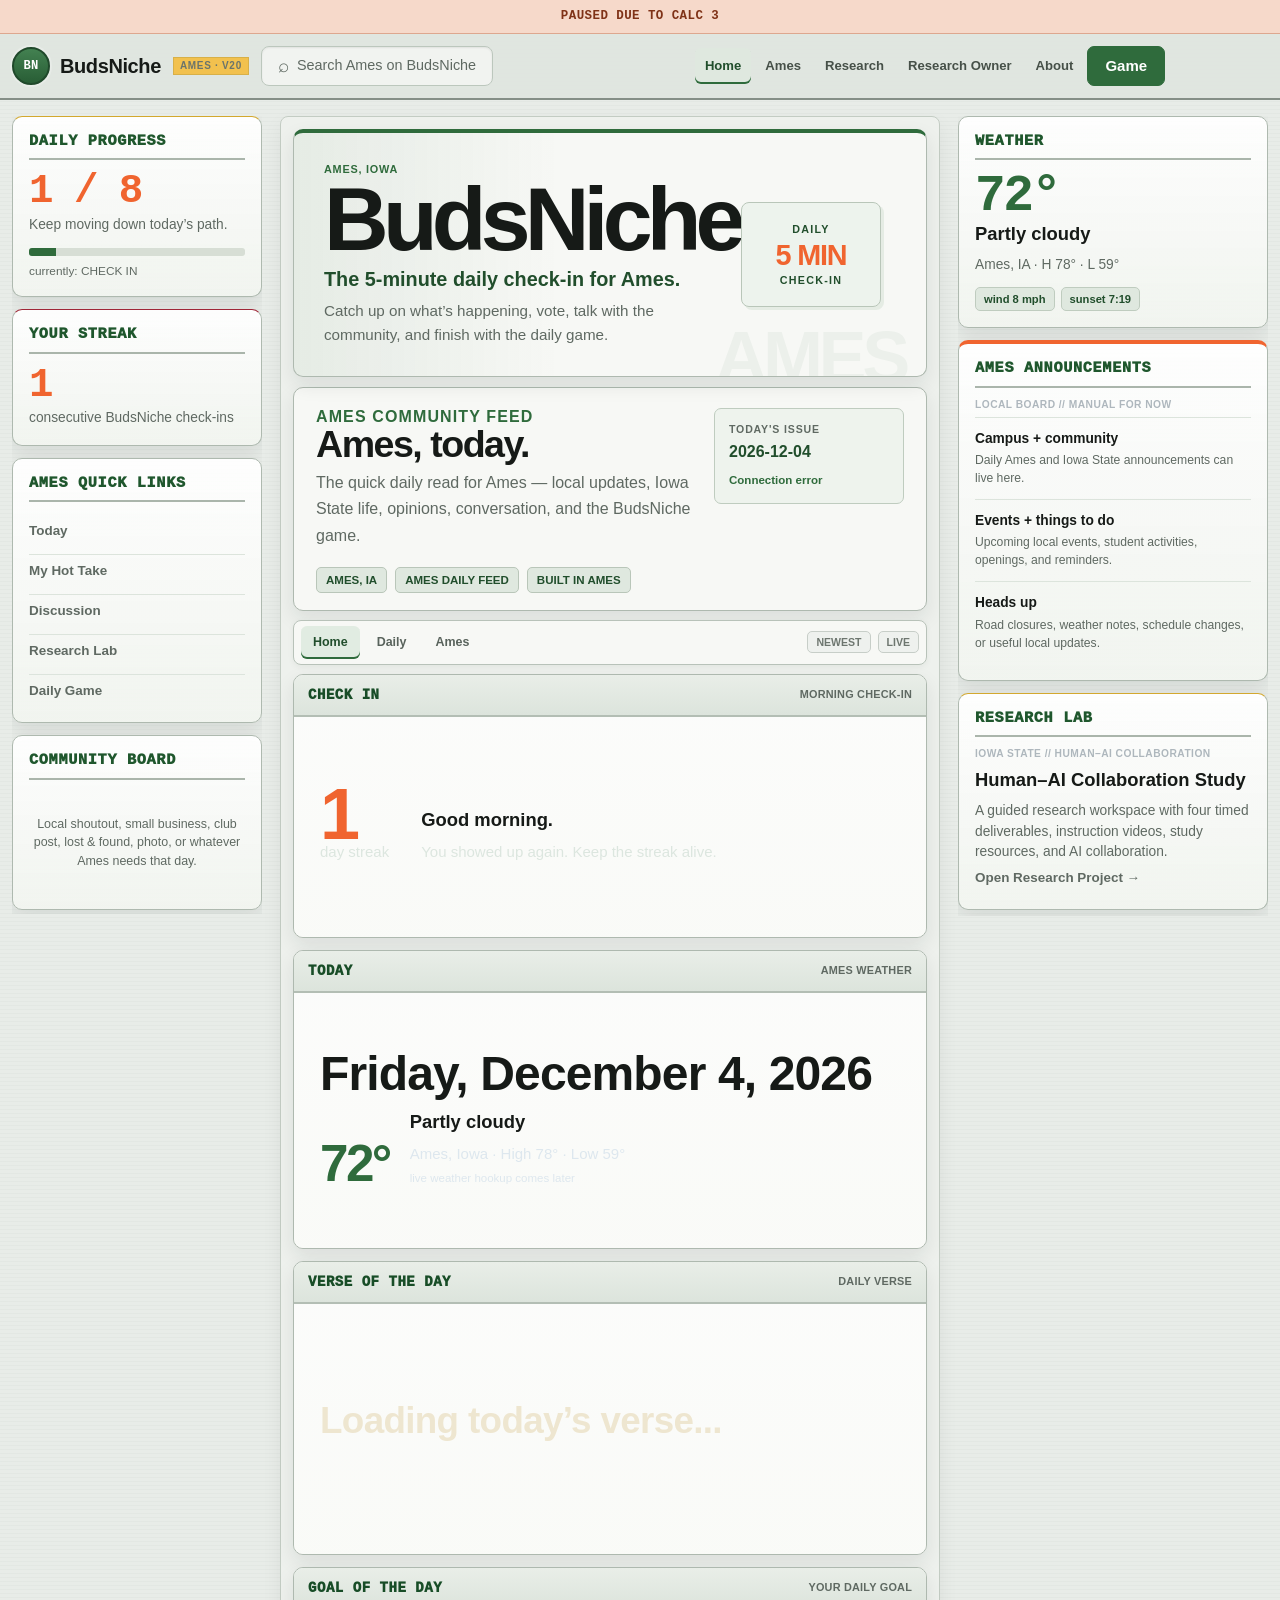
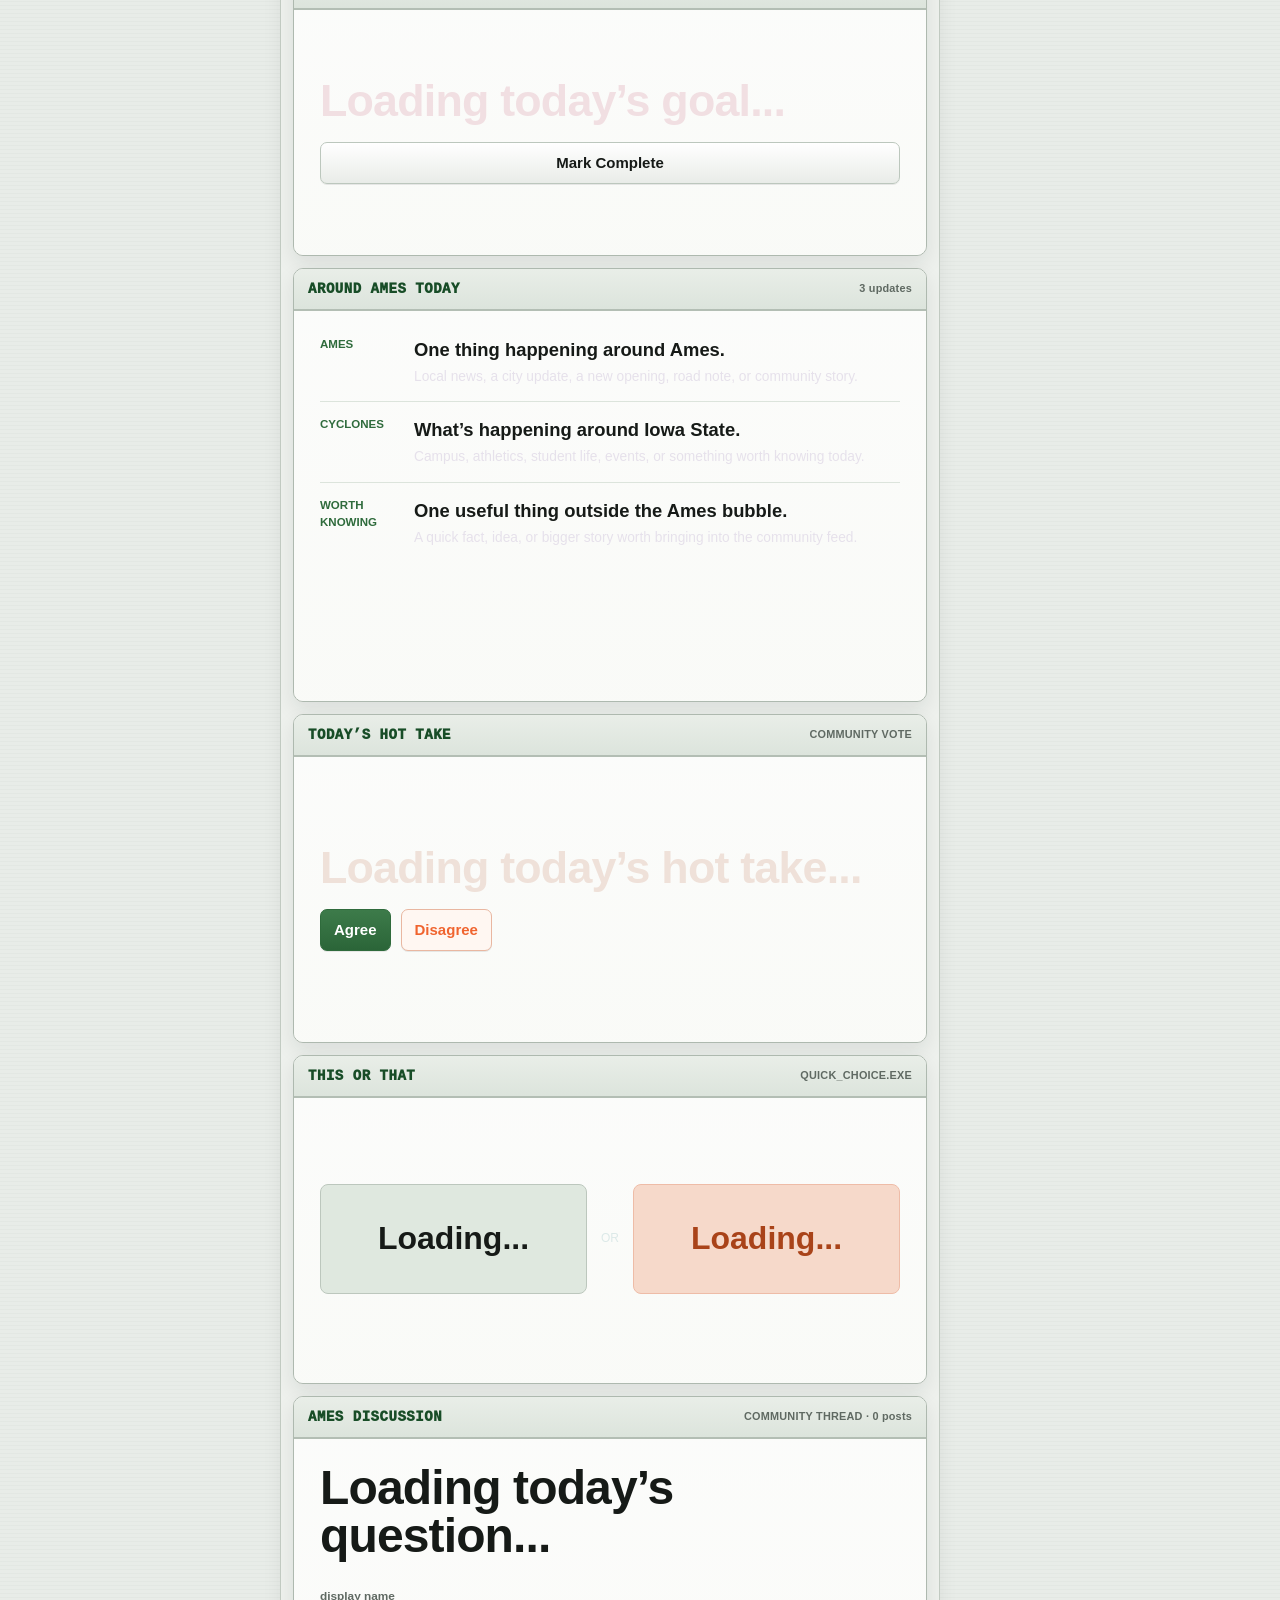
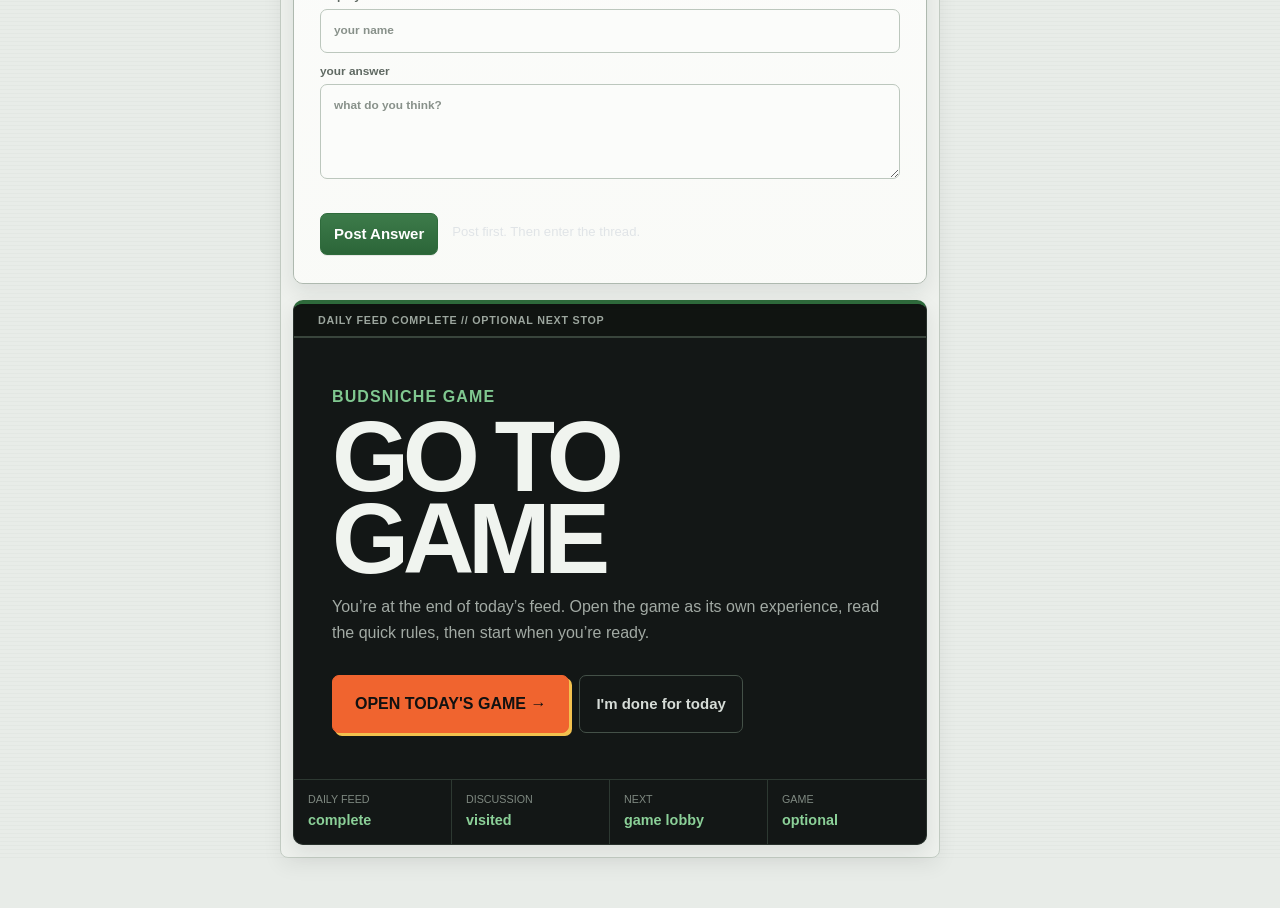
<file: index.html>
<!doctype html>
<html lang="en">
<head>
  <meta charset="utf-8" />
  <meta name="viewport" content="width=device-width, initial-scale=1" />
  <title>BudsNiche Ames — The Daily Check-In</title>
  <meta name="description" content="BudsNiche is a daily Ames, Iowa community feed for local updates, conversation, check-ins, and the daily game." />
  <link rel="icon" href="favicon.svg" type="image/svg+xml" />
  <link rel="stylesheet" href="styles.css" />
</head>
<body>
<div class="pause-banner" role="status">Paused due to calc 3</div>


<header class="site-header">
  <div class="header-inner">
    <button class="menu-toggle" id="menuToggle" type="button" aria-label="Open menu" aria-controls="mobileDrawer" aria-expanded="false">
      <span></span><span></span><span></span>
    </button>

    <a class="brand" href="#top" aria-label="BudsNiche home">
      <span class="brand-mark" aria-hidden="true">BN</span>
      <span class="brand-word">BudsNiche</span><span class="brand-local">AMES · V20</span>
    </a>

    <div class="search" aria-label="Search placeholder">
      <span class="search-glyph" aria-hidden="true">⌕</span>
      <span>Search Ames on BudsNiche</span>
    </div>

    <nav class="header-actions" aria-label="Primary navigation">
      <a class="header-link active" href="#top">Home</a>
      <a class="header-link" href="#ames-announcements">Ames</a>
      <a class="header-link" href="research.html">Research</a>
      <a class="header-link" href="/api/research-owner">Research Owner</a>
      <button class="header-link" type="button" data-modal="whyModal">About</button>
      <button class="header-button primary" id="topGameButton" type="button">Game</button>
    </nav>
  </div>
</header>

<div class="mobile-drawer" id="mobileDrawer" aria-hidden="true">
  <button class="drawer-backdrop" type="button" aria-label="Close menu" data-drawer-close></button>
  <aside class="drawer-panel" aria-label="BudsNiche menu">
    <div class="drawer-head">
      <a class="brand" href="#top" data-drawer-close>
        <span class="brand-mark" aria-hidden="true">BN</span>
        <span class="brand-word">BudsNiche</span><span class="brand-local">AMES · V20</span>
      </a>
      <button class="drawer-close" id="drawerClose" type="button" aria-label="Close menu">×</button>
    </div>
    <div class="drawer-links">
      <a href="#top" data-drawer-close>Home</a>
      <a href="#today" data-drawer-close>Today</a>
      <a href="#ames-announcements" data-drawer-close>Ames Announcements</a>
      <a href="#discussion" data-drawer-close>Discussion</a>
      <a href="research.html">Research Lab</a>
      <a href="/api/research-owner">Research Owner</a>
      <a href="#game-launch" data-drawer-close>Daily Game</a>
      <button type="button" data-modal="feedbackModal" data-drawer-close>Feedback</button>
    </div>
    <div class="drawer-section-label">Sidebars</div>
    <div class="drawer-rail-host" id="drawerRailHost"></div>
  </aside>
</div>

<div class="shell" id="top">

  <aside class="left-rail">
    <section class="widget">
      <div class="widget-title">Daily Progress</div>
      <strong class="big-widget-number" id="dailyProgressNumber">1 / 8</strong>
      <p>Keep moving down today’s path.</p>
      <div class="progress-line"><span id="dailyProgressBar"></span></div>
      <p class="widget-small" id="dailyProgressLabel">currently: CHECK IN</p>
    </section>

    <section class="widget">
      <div class="widget-title">Your Streak</div>
      <strong class="big-widget-number" id="checkinStreak">1</strong>
      <p>consecutive BudsNiche check-ins</p>
    </section>

    <section class="widget">
      <div class="widget-title">Ames Quick Links</div>
      <div class="widget-links">
        <a class="widget-link" href="#today">Today</a>
        <a class="widget-link" href="#vote">My Hot Take</a>
        <a class="widget-link" href="#discussion">Discussion</a>
        <a class="widget-link" href="research.html">Research Lab</a>
        <a class="widget-link" href="#game-launch">Daily Game</a>
      </div>
    </section>

    <section class="widget custom-slot">
      <div class="widget-title">Community Board</div>
      <div class="slot">Local shoutout, small business, club post, lost &amp; found, photo, or whatever Ames needs that day.</div>
    </section>
  </aside>

  <main class="center-feed">
    <div class="mobile-widget-row">
      <div class="mobile-mini"><small>streak</small><strong><span class="mobile-streak">daily</span></strong></div>
      <div class="mobile-mini"><small>weather</small><strong>72°</strong></div>
      <div class="mobile-mini"><small>status</small><strong>live</strong></div>
    </div>

    <section class="brand-hero" aria-label="BudsNiche daily check-in">
      <div class="brand-hero-copy">
        <p class="eyebrow">AMES, IOWA</p>
        <h1>BudsNiche</h1>
        <p class="brand-hero-tagline">The 5-minute daily check-in for Ames.</p>
        <p class="brand-hero-sub">Catch up on what’s happening, vote, talk with the community, and finish with the daily game.</p>
      </div>
      <div class="brand-hero-badge" aria-hidden="true">
        <span>DAILY</span>
        <strong>5 MIN</strong>
        <small>CHECK-IN</small>
      </div>
    </section>

    <section class="path-intro homepage-intro">
      <div class="home-intro-copy">
        <p class="eyebrow">AMES COMMUNITY FEED</p>
        <h1>Ames, today.</h1>
        <p>The quick daily read for Ames — local updates, Iowa State life, opinions, conversation, and the BudsNiche game.</p>
      </div>
      <div class="home-intro-status">
        <span class="home-status-label">TODAY'S ISSUE</span>
        <strong id="issueDate">TODAY</strong>
        <span id="dataStatus">connecting...</span>
      </div>
      <div class="intro-meta">
        <span class="meta-chip">AMES, IA</span>
        <span class="meta-chip">AMES DAILY FEED</span>
        <span class="meta-chip">BUILT IN AMES</span>
      </div>
    </section>

    <div class="feed-toolbar" aria-label="Daily feed navigation">
      <div class="feed-tabs">
        <a class="feed-tab active" href="#top">Home</a>
        <a class="feed-tab" href="#today">Daily</a>
        <a class="feed-tab" href="#ames-announcements">Ames</a>
      </div>
      <div class="feed-toolbar-meta">
        <span>NEWEST</span>
        <span>LIVE</span>
      </div>
    </div>

    <div class="path-area">
      <div class="path-track"></div>
      <div class="path-fill" id="pathFill"></div>

      <section class="path-step" data-step data-label="CHECK IN">
        <span class="path-dot"></span>
        <article class="feed-card">
          <div class="card-topline">
            <strong>Check In</strong>
            <span>MORNING CHECK-IN</span>
          </div>
          <div class="card-body">
            <div class="stat-row">
              <div>
                <div class="stat-main"><span class="streak-mirror">daily</span></div>
                <p>day streak</p>
              </div>
              <div>
                <h3>Good morning.</h3>
                <p>You showed up again. Keep the streak alive.</p>
              </div>
            </div>
          </div>
        </article>
      </section>

      <section class="path-step" data-step data-label="TODAY" id="today">
        <span class="path-dot"></span>
        <article class="feed-card">
          <div class="card-topline">
            <strong>Today</strong>
            <span>AMES WEATHER</span>
          </div>
          <div class="card-body">
            <h2 id="todayLabel">Today</h2>
            <div class="weather-row">
              <span class="weather-big">72°</span>
              <div>
                <h3>Partly cloudy</h3>
                <p>Ames, Iowa · High 78° · Low 59°</p>
                <p class="tiny-note">live weather hookup comes later</p>
              </div>
            </div>
          </div>
        </article>
      </section>

      <section class="path-step" data-step data-label="VERSE">
        <span class="path-dot"></span>
        <article class="feed-card">
          <div class="card-topline">
            <strong>Verse of the Day</strong>
            <span>DAILY VERSE</span>
          </div>
          <div class="card-body">
            <p class="verse" id="bibleVerse">Loading today’s verse...</p>
            <p class="reference" id="bibleReference"></p>
          </div>
        </article>
      </section>

      <section class="path-step" data-step data-label="GOAL">
        <span class="path-dot"></span>
        <article class="feed-card">
          <div class="card-topline">
            <strong>Goal of the Day</strong>
            <span>YOUR DAILY GOAL</span>
          </div>
          <div class="card-body">
            <p class="goal-text" id="goalText">Loading today’s goal...</p>
            <button class="complete-btn" id="completeGoal" type="button">Mark Complete</button>
          </div>
        </article>
      </section>

      <section class="path-step" data-step data-label="KNOW TODAY">
        <span class="path-dot"></span>
        <article class="feed-card">
          <div class="card-topline">
            <strong>Around Ames Today</strong>
            <span>3 updates</span>
          </div>
          <div class="card-body">
            <div class="news-list">
              <div class="news-row">
                <div class="news-label">Ames</div>
                <div>
                  <h3>One thing happening around Ames.</h3>
                  <p>Local news, a city update, a new opening, road note, or community story.</p>
                </div>
              </div>
              <div class="news-row">
                <div class="news-label">Cyclones</div>
                <div>
                  <h3>What’s happening around Iowa State.</h3>
                  <p>Campus, athletics, student life, events, or something worth knowing today.</p>
                </div>
              </div>
              <div class="news-row">
                <div class="news-label">Worth Knowing</div>
                <div>
                  <h3>One useful thing outside the Ames bubble.</h3>
                  <p>A quick fact, idea, or bigger story worth bringing into the community feed.</p>
                </div>
              </div>
            </div>
          </div>
        </article>
      </section>

      <section class="path-step" data-step data-label="VOTE" id="vote">
        <span class="path-dot"></span>
        <article class="feed-card">
          <div class="card-topline">
            <strong>Today’s Hot Take</strong>
            <span>COMMUNITY VOTE</span>
          </div>
          <div class="card-body">
            <p class="poll-question" id="hotTakeText">Loading today’s hot take...</p>

            <div class="poll-actions" id="pollActions">
              <button class="poll-btn primary vote-btn" type="button" data-vote="agree">Agree</button>
              <button class="poll-btn orange vote-btn" type="button" data-vote="disagree">Disagree</button>
            </div>

            <div class="poll-results hidden shared-results" id="pollResults">
              <div class="result-line">
                <span>Agree</span>
                <strong id="agreePercent">0%</strong>
              </div>
              <div class="result-meter"><span id="agreeBar"></span></div>

              <div class="result-line">
                <span>Disagree</span>
                <strong id="disagreePercent">0%</strong>
              </div>
              <div class="result-meter orange-meter"><span id="disagreeBar"></span></div>

              <p class="poll-result" id="pollMeta"></p>
            </div>
          </div>
        </article>
      </section>

      <section class="path-step" data-step data-label="THIS OR THAT">
        <span class="path-dot"></span>
        <article class="feed-card">
          <div class="card-topline">
            <strong>This or That</strong>
            <span>QUICK_CHOICE.EXE</span>
          </div>
          <div class="card-body">
            <div class="thisthat" id="thisOrThatActions">
              <button class="this-or-that-btn" type="button" data-choice="a" id="thisOrThatAText">Loading...</button>
              <span class="or">OR</span>
              <button class="this-or-that-btn" type="button" data-choice="b" id="thisOrThatBText">Loading...</button>
            </div>

            <div class="choice-results hidden shared-results" id="thisOrThatResults">
              <div class="result-line">
                <span id="thisOrThatAResultLabel">Choice A</span>
                <strong id="thisOrThatAPercent">0%</strong>
              </div>
              <div class="result-meter"><span id="thisOrThatABar"></span></div>

              <div class="result-line">
                <span id="thisOrThatBResultLabel">Choice B</span>
                <strong id="thisOrThatBPercent">0%</strong>
              </div>
              <div class="result-meter orange-meter"><span id="thisOrThatBBar"></span></div>

              <p class="poll-result" id="thisOrThatMeta"></p>
            </div>
          </div>
        </article>
      </section>

      <section class="path-step" data-step data-label="DISCUSSION" id="discussion">
        <span class="path-dot"></span>
        <article class="feed-card">
          <div class="card-topline">
            <strong>Ames Discussion</strong>
            <span>COMMUNITY THREAD · <span id="discussionCount">0 posts</span></span>
          </div>
          <div class="card-body">
            <h2 id="questionText">Loading today’s question...</h2>

            <form class="discussion-form" id="discussionForm">
              <label>
                <span>display name</span>
                <input id="discussionName" maxlength="30" autocomplete="nickname" placeholder="your name" required />
              </label>
              <label>
                <span>your answer</span>
                <textarea id="discussionResponse" maxlength="500" placeholder="what do you think?" required></textarea>
              </label>

              <div class="discussion-submit-row">
                <button class="post-btn" id="discussionSubmit" type="submit">Post Answer</button>
                <span class="poll-result" id="discussionStatus">Post first. Then enter the thread.</span>
              </div>
            </form>

            <button class="enter-discussion hidden" id="enterDiscussionBtn" type="button">
              &gt; Enter Today's Discussion
            </button>
          </div>
        </article>
      </section>

      <section class="game-launch" id="game-launch">
        <div class="game-launch-kicker">DAILY FEED COMPLETE // OPTIONAL NEXT STOP</div>
        <div class="game-launch-top">
          <p class="eyebrow">BudsNiche Game</p>
          <h2>GO TO GAME</h2>
          <p>You’re at the end of today’s feed. Open the game as its own experience, read the quick rules, then start when you’re ready.</p>

          <div class="launch-actions">
            <button class="launch-button launch-button-main" id="launchGame" type="button">OPEN TODAY'S GAME →</button>
            <a class="launch-button secondary done-link" href="#top">I'm done for today</a>
          </div>
        </div>

        <div class="complete-summary">
          <div><span>daily feed</span><strong>complete</strong></div>
          <div><span>discussion</span><strong>visited</strong></div>
          <div><span>next</span><strong>game lobby</strong></div>
          <div><span>game</span><strong>optional</strong></div>
        </div>
      </section>
    </div>
  </main>

  <aside class="right-rail">
    <section class="widget weather-widget">
      <div class="widget-title">Weather</div>
      <span class="weather-big">72°</span>
      <h3>Partly cloudy</h3>
      <p>Ames, IA · H 78° · L 59°</p>
      <div class="small-pills">
        <span class="small-pill">wind 8 mph</span>
        <span class="small-pill">sunset 7:19</span>
      </div>
    </section>

    <section class="widget ames-announcements" id="ames-announcements">
      <div class="widget-title">Ames Announcements</div>
      <div class="announcement-status">LOCAL BOARD // MANUAL FOR NOW</div>
      <div class="bulletin-item">
        <strong>Campus + community</strong>
        <span>Daily Ames and Iowa State announcements can live here.</span>
      </div>
      <div class="bulletin-item">
        <strong>Events + things to do</strong>
        <span>Upcoming local events, student activities, openings, and reminders.</span>
      </div>
      <div class="bulletin-item">
        <strong>Heads up</strong>
        <span>Road closures, weather notes, schedule changes, or useful local updates.</span>
      </div>
    </section>

    <section class="widget">
      <div class="widget-title">Research Lab</div>
      <div class="announcement-status">IOWA STATE // HUMAN–AI COLLABORATION</div>
      <h3>Human–AI Collaboration Study</h3>
      <p>A guided research workspace with four timed deliverables, instruction videos, study resources, and AI collaboration.</p>
      <div class="widget-links">
        <a class="widget-link" href="research.html">Open Research Project →</a>
      </div>
    </section>

    <section class="widget">
      <div class="widget-title">Around Ames</div>
      <div class="bulletin-item">
        <strong>Ames pick of the day</strong>
        <span>A local event, food spot, campus thing, deal, opening, or something worth checking out.</span>
      </div>
      <div class="bulletin-item">
        <strong>Community link</strong>
        <span>A useful Ames link, club page, local story, or something someone sends in.</span>
      </div>
      <div class="bulletin-item">
        <strong>From BudsNiche</strong>
        <span>A quick note to everyone checking in around Ames today.</span>
      </div>
    </section>

    <section class="widget">
      <div class="widget-title">Random Niche</div>
      <h3>Orcas are dolphins.</h3>
      <p>They are the largest members of the dolphin family.</p>
    </section>

    <section class="widget custom-slot">
      <div class="widget-title">Local Spotlight</div>
      <div class="slot">Small business, student org, event, creator, volunteer opportunity, or local photo of the day.</div>
    </section>

    <section class="widget">
      <div class="widget-title">Today.dat</div>
      <p><strong>Date</strong><br><span id="sidebarDate">today</span></p>
      <p class="spaced"><strong>Location</strong><br>Ames, Iowa</p>
      <p class="spaced"><strong>Status</strong><br>daily issue live</p>
    </section>
  </aside>
</div>

<section class="game-zone hidden" id="gameZone">
  <div class="game-header">
    <strong>BUDSNICHE AMES // GAME</strong>
    <button class="close-game" id="closeGame" type="button">Back to Daily Feed</button>
  </div>

  <div class="game-intro" id="gameIntro">
    <p class="game-lobby-kicker">TODAY'S GAME LOBBY</p>
    <h2>BudsNiche</h2>
    <p class="game-intro-lead">The daily feed is done. This is the BudsNiche game — its own thing. Read the rules, then start when you're ready.</p>

    <div class="game-rule-grid">
      <div class="game-rule-card">
        <span>01</span>
        <strong id="gameRoundCountIntro">Today's rounds</strong>
        <p>Each round gives you one topic and four answers.</p>
      </div>
      <div class="game-rule-card">
        <span>02</span>
        <strong>45 seconds</strong>
        <p>The timer starts only after you press Start Game.</p>
      </div>
      <div class="game-rule-card">
        <span>03</span>
        <strong>Niche scoring</strong>
        <p>Specific, deeper answers score higher. Generic answers score lower.</p>
      </div>
      <div class="game-rule-card">
        <span>04</span>
        <strong>Ranked scoring</strong>
        <p>#1 earns 100. #100 earns 1. Outside the published list earns 0.</p>
      </div>
    </div>

    <div class="game-intro-actions">
      <button class="start-game-button" id="startGameButton" type="button">START TODAY'S GAME →</button>
      <span>No timer until you press start.</span>
    </div>
  </div>

  <div class="game-body hidden" id="gameBody">
    <div class="game-session-label">GAME SESSION // LIVE</div>
    <h2>BudsNiche</h2>
    <p class="game-sub">Four answers per round. Make them count.</p>

    <div class="game-meta">
      <span>ROUND <b id="roundCounter">1 / 3</b></span>
      <span>TIME <b id="timer">45</b></span>
      <span>TOTAL <b><span id="totalScore">0</span> / <span id="totalPossible">1200</span></b></span>
    </div>

    <article class="game-stage" id="gameStage">
      <div class="topic-label" id="categoryLabel">Loading</div>
      <div class="game-topic" id="topicLabel">Loading today's game...</div>
      <p class="game-sub" id="answerProgress">Answer 1 of 4</p>

      <div class="submitted-stack" id="submittedAnswers"></div>

      <form class="single-answer-form" id="answerForm">
        <span class="game-prompt">&gt;</span>
        <input id="singleAnswerInput" autocomplete="off" maxlength="60" placeholder="type one answer..." />
        <button class="game-enter" type="submit">ENTER</button>
      </form>

      <div id="roundResults" class="round-results hidden"></div>
      <button class="game-enter next-round hidden" id="nextRound" type="button">NEXT CATEGORY →</button>
    </article>

    <section class="final-score-panel hidden" id="finalScorePanel">
      <p class="eyebrow game-eyebrow">Today's result</p>
      <h3><span id="finalScore">0</span> points</h3>
      <div class="average-row"><span>daily average</span><strong id="dailyAverage">coming soon</strong></div>
      <div class="average-row"><span>your place</span><strong id="dailyPercentile">score saving next</strong></div>
    </section>
  </div>
</section>

<section class="discussion-overlay hidden allow-native-scroll" id="discussionPanel">
  <div class="thread-shell">
    <div class="thread-top">
      <div>
        <span class="thread-kicker">DISCUSSION.BBS // LIVE THREAD</span>
        <h2>today's discussion</h2>
      </div>
      <button class="close-thread" id="closeDiscussionBtn" type="button">Close</button>
    </div>
    <div id="discussionFeed" class="discussion-feed">
      <p class="poll-result">Loading today’s discussion...</p>
    </div>
  </div>
</section>

<div class="modal-backdrop hidden" id="modalBackdrop">
  <section class="retro-modal hidden" id="whyModal" role="dialog" aria-modal="true">
    <div class="modal-titlebar">
      <span>ABOUT.TXT</span>
      <button type="button" data-close-modal>x</button>
    </div>
    <div class="modal-body">
      <p>I wanted one place I could check every day instead of opening five different apps.</p>
      <p>BudsNiche is a daily check-in: know the date and weather, read a verse, get a goal, see what happened, vote on something, talk with people, then choose whether you want to play.</p>
    </div>
  </section>

  <section class="retro-modal hidden" id="howModal" role="dialog" aria-modal="true">
    <div class="modal-titlebar">
      <span>GAME.TXT</span>
      <button type="button" data-close-modal>x</button>
    </div>
    <div class="modal-body">
      <p>Each category gives you 45 seconds and four answers. Type them one at a time.</p>
      <p>Obvious correct answers still count, but they score low. Specific facts and niche knowledge score higher.</p>
    </div>
  </section>

  <section class="retro-modal hidden" id="feedbackModal" role="dialog" aria-modal="true">
    <div class="modal-titlebar">
      <span>FEEDBACK.TXT</span>
      <button type="button" data-close-modal>x</button>
    </div>
    <form class="modal-body" id="feedbackForm">
      <label>
        <span>message</span>
        <textarea id="feedbackText" maxlength="800" placeholder="what should change?"></textarea>
      </label>
      <button class="post-btn" type="submit">Save</button>
      <p class="poll-result" id="feedbackStatus">Saved locally for now.</p>
    </form>
  </section>
</div>

<script src="script.js" defer></script>
<script>
  window.addEventListener("DOMContentLoaded", () => {
    const streak = document.getElementById("checkinStreak");
    const mirrors = document.querySelectorAll(".streak-mirror");
    const mobile = document.querySelector(".mobile-streak");
    if (!streak) return;
    const sync = () => {
      mirrors.forEach(el => el.textContent = streak.textContent);
      if (mobile) mobile.textContent = streak.textContent + " days";
    };
    sync();
    new MutationObserver(sync).observe(streak, {childList:true,subtree:true});
  });
</script>
</body>
</html>
</file>
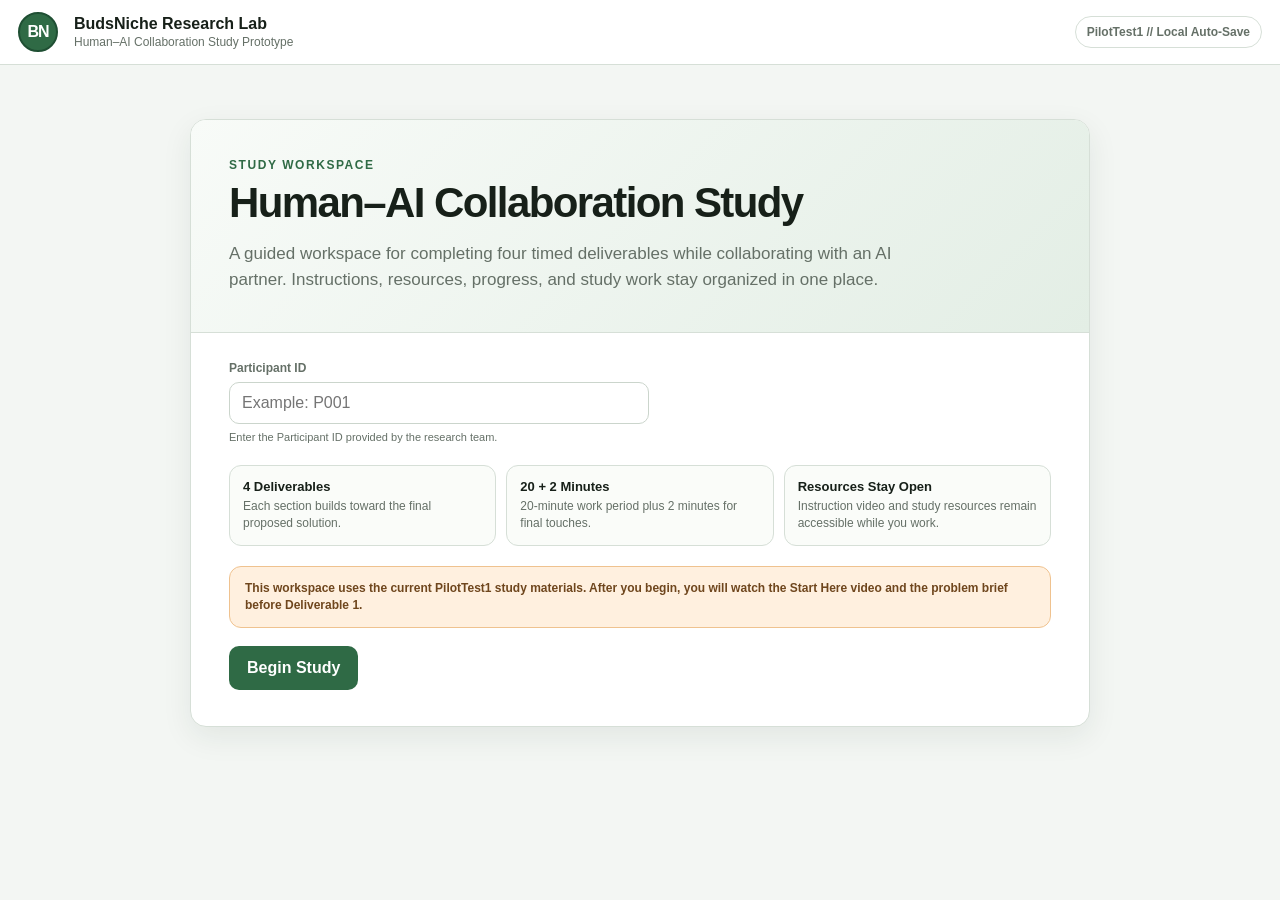
<file: BudsNiche-Research-Professional-Test.html>
<!DOCTYPE html>
<html lang="en">
<head>
  <meta charset="UTF-8" />
  <meta name="viewport" content="width=device-width, initial-scale=1.0" />
  <title>BudsNiche Research Lab</title>
  <style>
    :root{
      --bg:#f3f6f3;
      --panel:#ffffff;
      --panel-2:#eef4ee;
      --ink:#172019;
      --muted:#657067;
      --line:#d6dfd7;
      --green:#2f6a45;
      --green-dark:#1f4f33;
      --green-soft:#dfeee3;
      --orange:#d98532;
      --orange-soft:#fff0df;
      --red:#b84c4c;
      --blue:#4775a6;
      --shadow:0 10px 30px rgba(27, 46, 32, .08);
      --radius:16px;
    }

    *{box-sizing:border-box}
    html{scroll-behavior:smooth}
    body{
      margin:0;
      font-family:Arial, Helvetica, sans-serif;
      background:var(--bg);
      color:var(--ink);
    }
    button,input,textarea,select{font:inherit}
    button{cursor:pointer}
    .hidden{display:none!important}

    .topbar{
      position:sticky;
      top:0;
      z-index:50;
      background:rgba(255,255,255,.95);
      backdrop-filter:blur(10px);
      border-bottom:1px solid var(--line);
    }
    .topbar-inner{
      max-width:1440px;
      margin:0 auto;
      min-height:64px;
      padding:10px 18px;
      display:flex;
      align-items:center;
      gap:16px;
    }
    .brand-mark{
      width:40px;height:40px;border-radius:50%;
      background:var(--green);
      color:white;
      display:grid;
      place-items:center;
      font-weight:900;
      letter-spacing:-1px;
      border:2px solid var(--green-dark);
      flex:none;
    }
    .brand-copy{min-width:0}
    .brand-copy strong{display:block;font-size:16px}
    .brand-copy span{display:block;font-size:12px;color:var(--muted);margin-top:2px}
    .top-spacer{flex:1}
    .status-pill{
      border:1px solid var(--line);
      background:#fff;
      border-radius:999px;
      padding:8px 11px;
      font-size:12px;
      font-weight:700;
      color:var(--muted);
      white-space:nowrap;
    }

    .page{
      max-width:1440px;
      margin:0 auto;
      padding:26px 18px 60px;
    }
    .card{
      background:var(--panel);
      border:1px solid var(--line);
      border-radius:var(--radius);
      box-shadow:var(--shadow);
    }

    /* START */
    .start-shell{
      max-width:900px;
      margin:28px auto 0;
      overflow:hidden;
    }
    .start-hero{
      padding:38px;
      background:linear-gradient(135deg,#f8fbf8 0%,#e3eee5 100%);
      border-bottom:1px solid var(--line);
    }
    .eyebrow{
      color:var(--green);
      text-transform:uppercase;
      letter-spacing:.13em;
      font-size:12px;
      font-weight:900;
      margin-bottom:10px;
    }
    h1{
      margin:0;
      font-size:42px;
      line-height:1.02;
      letter-spacing:-1.6px;
    }
    .lead{
      margin:16px 0 0;
      color:var(--muted);
      font-size:17px;
      line-height:1.55;
      max-width:720px;
    }
    .start-body{padding:28px 38px 36px}
    .field-grid{
      display:grid;
      grid-template-columns:1fr 1fr;
      gap:14px;
    }
    label{
      font-size:12px;
      color:var(--muted);
      font-weight:800;
      display:block;
      margin-bottom:7px;
    }
    input,select,textarea{
      width:100%;
      border:1px solid #cbd5cc;
      border-radius:10px;
      background:white;
      color:var(--ink);
      padding:11px 12px;
      outline:none;
    }
    textarea{
      min-height:120px;
      resize:vertical;
      line-height:1.5;
    }
    input:focus,select:focus,textarea:focus{
      border-color:var(--green);
      box-shadow:0 0 0 3px rgba(47,106,69,.10);
    }
    .info-strip{
      display:grid;
      grid-template-columns:repeat(3,1fr);
      gap:10px;
      margin:20px 0;
    }
    .mini-info{
      border:1px solid var(--line);
      background:#fafcf9;
      border-radius:12px;
      padding:13px;
    }
    .mini-info strong{display:block;font-size:13px}
    .mini-info span{display:block;margin-top:4px;font-size:12px;color:var(--muted);line-height:1.4}
    .primary{
      border:0;
      border-radius:10px;
      background:var(--green);
      color:white;
      font-weight:900;
      padding:13px 18px;
    }
    .primary:hover{background:var(--green-dark)}
    .secondary{
      border:1px solid var(--line);
      border-radius:10px;
      background:white;
      color:var(--ink);
      font-weight:800;
      padding:11px 14px;
    }
    .secondary:hover{background:#f6f8f6}
    .danger{
      border:1px solid #e1bcbc;
      border-radius:10px;
      background:#fff7f7;
      color:#8e3636;
      font-weight:800;
      padding:11px 14px;
    }

    /* STUDY */
    .study-shell{display:grid;gap:18px}
    .progress-card{
      padding:18px;
      position:sticky;
      top:76px;
      z-index:35;
    }
    .progress-top{
      display:flex;
      align-items:center;
      gap:14px;
      margin-bottom:12px;
    }
    .progress-title{min-width:0}
    .progress-title strong{display:block;font-size:15px}
    .progress-title span{display:block;color:var(--muted);font-size:12px;margin-top:3px}
    .timer-box{
      margin-left:auto;
      min-width:150px;
      text-align:center;
      border-radius:11px;
      border:1px solid var(--line);
      padding:9px 12px;
      background:#f8faf8;
    }
    .timer-box.final{
      background:var(--orange-soft);
      border-color:#efc28f;
    }
    .timer-label{
      font-size:10px;
      font-weight:900;
      letter-spacing:.12em;
      text-transform:uppercase;
      color:var(--muted);
    }
    .timer{
      font-size:27px;
      font-weight:900;
      margin-top:2px;
      font-variant-numeric:tabular-nums;
    }
    .steps{
      display:grid;
      grid-template-columns:repeat(4,1fr);
      gap:7px;
    }
    .step{
      min-width:0;
      border-radius:8px;
      background:#edf1ed;
      padding:8px 10px;
      color:#788078;
      font-size:11px;
      font-weight:900;
      text-align:center;
      border:1px solid #e2e8e2;
    }
    .step.active{
      color:white;
      background:var(--green);
      border-color:var(--green);
    }
    .step.done{
      color:var(--green-dark);
      background:var(--green-soft);
      border-color:#c3dcc9;
    }

    .workspace{
      display:grid;
      grid-template-columns:minmax(0,1fr) 360px;
      gap:18px;
      align-items:start;
    }
    .main-column{display:grid;gap:16px;min-width:0}
    .side-column{
      display:grid;
      gap:16px;
      position:sticky;
      top:206px;
    }

    .section-card{overflow:hidden}
    .section-head{
      padding:16px 18px;
      border-bottom:1px solid var(--line);
      background:#fafcfa;
      display:flex;
      gap:12px;
      align-items:flex-start;
    }
    .section-head strong{font-size:15px}
    .section-head p{margin:4px 0 0;color:var(--muted);font-size:12px;line-height:1.45}
    .section-body{padding:18px}
    .prompt-block{
      border-left:4px solid var(--green);
      background:#f7faf7;
      padding:13px 14px;
      border-radius:0 10px 10px 0;
      margin-bottom:15px;
    }
    .prompt-block strong{font-size:13px}
    .prompt-block p{margin:6px 0 0;font-size:13px;line-height:1.5;color:#4d5850}
    .split{
      display:grid;
      grid-template-columns:1fr 1fr;
      gap:13px;
    }
    .field{margin-bottom:14px}
    .field:last-child{margin-bottom:0}
    .small-help{font-size:11px;color:var(--muted);margin-top:6px;line-height:1.4}

    .video-card{overflow:hidden}
    .video-head{
      padding:14px 15px;
      border-bottom:1px solid var(--line);
      display:flex;
      align-items:center;
      gap:10px;
      background:#f8faf8;
    }
    .video-head strong{font-size:13px}
    .video-head span{font-size:11px;color:var(--muted)}
    .video-placeholder{
      aspect-ratio:16/9;
      display:grid;
      place-items:center;
      padding:24px;
      background:#202723;
      color:white;
      text-align:center;
    }
    .play-circle{
      width:56px;height:56px;border-radius:50%;
      display:grid;place-items:center;
      background:white;color:var(--green-dark);
      margin:0 auto 12px;
      font-size:22px;font-weight:900;
    }
    .video-placeholder p{margin:0;color:#cbd4cd;font-size:12px;line-height:1.45}
    .video-actions{
      display:flex;
      gap:8px;
      padding:11px 13px;
      background:white;
    }
    .video-actions button{flex:1;font-size:12px;padding:9px}

    .resources-card{overflow:hidden}
    .resource-list{padding:10px}
    .resource{
      display:flex;
      gap:10px;
      align-items:center;
      border:1px solid var(--line);
      border-radius:9px;
      padding:10px;
      margin-bottom:8px;
      background:#fbfcfb;
    }
    .resource:last-child{margin-bottom:0}
    .resource-icon{
      width:34px;height:34px;border-radius:8px;
      background:var(--green-soft);
      color:var(--green-dark);
      display:grid;place-items:center;
      font-weight:900;font-size:11px;flex:none;
    }
    .resource-copy{min-width:0}
    .resource-copy strong{font-size:12px;display:block}
    .resource-copy span{font-size:10px;color:var(--muted);display:block;margin-top:3px}
    .resource button{
      margin-left:auto;
      border:0;
      background:none;
      color:var(--green);
      font-weight:900;
      font-size:11px;
      padding:7px;
    }

    .ai-card{padding:15px}
    .ai-card h3{font-size:14px;margin:0 0 5px}
    .ai-card p{font-size:11px;color:var(--muted);line-height:1.45;margin:0 0 12px}
    .ai-open{width:100%}
    .condition-tag{
      display:inline-block;
      background:#eef3ee;
      color:var(--green-dark);
      border:1px solid #d7e0d8;
      border-radius:999px;
      padding:5px 8px;
      font-size:10px;
      font-weight:900;
      margin-bottom:10px;
    }

    .work-status{
      display:flex;
      align-items:center;
      gap:8px;
      font-size:11px;
      color:var(--muted);
      padding:0 3px;
    }
    .save-dot{
      width:8px;height:8px;border-radius:50%;
      background:#7baa89;
    }

    .notice{
      border:1px solid #efc28f;
      background:var(--orange-soft);
      color:#6f461d;
      border-radius:12px;
      padding:13px 15px;
      font-size:12px;
      line-height:1.45;
      font-weight:700;
    }

    /* INTRO VIDEO */
    .instruction-stage{
      max-width:1040px;
      margin:0 auto;
    }
    .instruction-card{overflow:hidden}
    .instruction-copy{padding:24px}
    .instruction-copy h2{margin:0;font-size:26px}
    .instruction-copy p{margin:9px 0 0;color:var(--muted);line-height:1.55;font-size:14px}
    .instruction-video{
      aspect-ratio:16/9;
      background:#202723;
      display:grid;
      place-items:center;
      color:white;
      padding:30px;
      text-align:center;
    }
    .instruction-actions{
      display:flex;
      align-items:center;
      gap:12px;
      padding:18px 24px 24px;
    }
    .instruction-actions .secondary{margin-left:auto}

    /* COMPLETE */
    .complete-card{
      max-width:820px;
      margin:30px auto;
      padding:42px;
      text-align:center;
    }
    .complete-icon{
      width:72px;height:72px;border-radius:50%;
      background:var(--green-soft);
      color:var(--green);
      display:grid;place-items:center;
      font-size:32px;
      font-weight:900;
      margin:0 auto 18px;
    }
    .complete-card h2{margin:0;font-size:30px}
    .complete-card p{color:var(--muted);line-height:1.55}
    .summary-grid{
      display:grid;
      grid-template-columns:repeat(3,1fr);
      gap:10px;
      margin:24px 0;
      text-align:left;
    }
    .summary-box{
      background:#f8faf8;
      border:1px solid var(--line);
      border-radius:10px;
      padding:13px;
    }
    .summary-box strong{display:block;font-size:13px}
    .summary-box span{display:block;font-size:11px;color:var(--muted);margin-top:4px}

    /* REAL STUDY MEDIA + PRE-STUDY FLOW */
    .study-video{
      display:block;
      width:100%;
      aspect-ratio:16/9;
      background:#111713;
      object-fit:contain;
    }
    .prestudy-stage,.survey-stage{max-width:1040px;margin:0 auto}
    .prestudy-card,.survey-card{overflow:hidden}
    .prestudy-copy,.survey-copy{padding:24px}
    .prestudy-copy h2,.survey-copy h2{margin:0;font-size:28px}
    .prestudy-copy p,.survey-copy p{margin:9px 0 0;color:var(--muted);line-height:1.55;font-size:14px}
    .prestudy-actions,.survey-actions{display:flex;gap:10px;align-items:center;padding:18px 24px 24px;flex-wrap:wrap}
    .resource-library{padding:0 24px 24px}
    .resource-library h3{margin:0 0 10px;font-size:14px}
    .resource-link{color:inherit;text-decoration:none}
    .resource-link:hover .resource{border-color:#aac6b0;background:#f6faf6}
    .external-link{display:inline-flex;align-items:center;gap:5px}
    .study-meta{display:grid;grid-template-columns:repeat(2,1fr);gap:10px;margin-top:18px}
    .study-meta-box{border:1px solid var(--line);border-radius:10px;padding:11px;background:#fafcfa}
    .study-meta-box strong{display:block;font-size:12px}
    .study-meta-box span{display:block;color:var(--muted);font-size:11px;margin-top:3px;line-height:1.4}
    .skill-box{margin-top:10px;border:1px solid #d6dfd7;background:#f8faf8;border-radius:9px;padding:10px;font-size:11px;line-height:1.45}
    .skill-box strong{display:block;margin-bottom:3px}
    .structured-grid{display:grid;grid-template-columns:1fr 1fr;gap:12px}
    .structured-grid .field.full{grid-column:1/-1}
    .study-table-wrap{overflow-x:auto;border:1px solid var(--line);border-radius:10px;margin:10px 0 16px}
    .study-table{width:100%;border-collapse:collapse;min-width:720px}
    .study-table th{background:#eef3ee;font-size:11px;text-align:left;padding:9px;border-bottom:1px solid var(--line)}
    .study-table td{padding:6px;border-bottom:1px solid #e8ede8;border-right:1px solid #edf0ed;vertical-align:top}
    .study-table tr:last-child td{border-bottom:0}
    .study-table td:last-child{border-right:0}
    .study-table input,.study-table textarea{border:0;border-radius:6px;padding:8px;min-width:130px;background:#fff}
    .study-table textarea{min-height:70px}
    .month-grid input{min-width:90px}
    .orientation-badge{display:inline-block;border:1px solid #c7d8ca;background:var(--green-soft);color:var(--green-dark);font-size:10px;font-weight:900;border-radius:999px;padding:5px 8px;margin-bottom:10px}
    .survey-link-note{border:1px solid #d7e0d8;background:#f8faf8;border-radius:10px;padding:13px;margin-top:16px;font-size:12px;color:#4d5850;line-height:1.5}

    @media(max-width:1000px){
      .workspace{grid-template-columns:1fr}
      .side-column{position:static;grid-template-columns:1fr 1fr}
    }
    @media(max-width:700px){
      .page{padding:16px 12px 40px}
      h1{font-size:34px}
      .start-hero,.start-body{padding:24px}
      .field-grid,.split,.info-strip,.summary-grid,.structured-grid,.study-meta{grid-template-columns:1fr}
      .steps{grid-template-columns:1fr 1fr}
      .progress-card{position:static}
      .progress-top{align-items:flex-start;flex-wrap:wrap}
      .timer-box{margin-left:0}
      .side-column{grid-template-columns:1fr}
      .topbar-inner{padding-inline:12px}
      .status-pill{display:none}
    }
  </style>
</head>
<body>
  <header class="topbar">
    <div class="topbar-inner">
      <div class="brand-mark">BN</div>
      <div class="brand-copy">
        <strong>BudsNiche Research Lab</strong>
        <span>Human–AI Collaboration Study Prototype</span>
      </div>
      <div class="top-spacer"></div>
      <div class="status-pill" id="topStatus">Prototype // Local Save</div>
    </div>
  </header>

  <main class="page">
    <!-- START SCREEN -->
    <section id="startScreen" class="start-shell card">
      <div class="start-hero">
        <div class="eyebrow">Study Workspace</div>
        <h1>Human–AI Collaboration Study</h1>
        <p class="lead">
          A guided workspace for completing four timed deliverables while collaborating with an AI partner.
          Instructions, resources, progress, and study work stay organized in one place.
        </p>
      </div>
      <div class="start-body" id="startBodyMarker">
        <div style="max-width:420px">
          <label for="participantId">Participant ID</label>
          <input id="participantId" placeholder="Example: P001" autocomplete="off" />
          <div class="small-help">Enter the Participant ID provided by the research team.</div>
        </div>

        <div class="info-strip">
          <div class="mini-info">
            <strong>4 Deliverables</strong>
            <span>Each section builds toward the final proposed solution.</span>
          </div>
          <div class="mini-info">
            <strong>20 + 2 Minutes</strong>
            <span>20-minute work period plus 2 minutes for final touches.</span>
          </div>
          <div class="mini-info">
            <strong>Resources Stay Open</strong>
            <span>Instruction video and study resources remain accessible while you work.</span>
          </div>
        </div>

        <div class="notice" style="margin-bottom:18px">
          This workspace uses the current PilotTest1 study materials. After you begin, you will watch the Start Here video and the problem brief before Deliverable 1.
        </div>

        <button class="primary" id="beginStudyBtn">Begin Study</button>
      </div>
    </section>

    <!-- PRE-STUDY ORIENTATION / PROBLEM BRIEF -->
    <section id="preStudyScreen" class="prestudy-stage hidden">
      <div class="prestudy-card card">
        <div class="prestudy-copy">
          <div class="orientation-badge" id="preStudyBadge">Study Orientation</div>
          <h2 id="preStudyTitle">Start Here</h2>
          <p id="preStudyDescription">Watch the study orientation before continuing.</p>
          <div class="study-meta" id="preStudyMeta"></div>
        </div>
        <video id="preStudyVideo" class="study-video" controls playsinline preload="metadata"></video>
        <div id="preStudyResources" class="resource-library hidden"></div>
        <div class="prestudy-actions">
          <button class="primary" id="continuePreStudyBtn">Continue</button>
          <button class="secondary" id="preStudySaveBtn">Save Progress</button>
        </div>
      </div>
    </section>

    <!-- INSTRUCTION SCREEN -->
    <section id="instructionScreen" class="instruction-stage hidden">
      <div class="instruction-card card">
        <div class="instruction-copy">
          <div class="eyebrow" id="instructionEyebrow">Deliverable 1 of 4</div>
          <h2 id="instructionTitle">Roles & Initial Approach</h2>
          <p id="instructionDescription">
            Watch the instructions before starting the timed work period. This video will remain available during the deliverable.
          </p>
        </div>
        <div class="video-head">
          <div>
            <strong id="instructionVideoLabel">Instruction Video 1</strong>
            <span>Study instruction video</span>
          </div>
        </div>
        <video id="instructionVideo" class="study-video" controls playsinline preload="metadata"></video>
        <div class="instruction-actions">
          <button class="primary" id="startDeliverableBtn">Start 20-Minute Deliverable</button>
          <button class="secondary" id="saveExitBtn">Save Prototype Progress</button>
        </div>
      </div>
    </section>

    <!-- WORKSPACE -->
    <section id="studyScreen" class="study-shell hidden">
      <div class="progress-card card">
        <div class="progress-top">
          <div class="progress-title">
            <strong id="progressHeading">Deliverable 1 — Roles & Initial Approach</strong>
            <span id="progressSubheading">Work period in progress. Your responses save automatically.</span>
          </div>
          <div class="timer-box" id="timerBox">
            <div class="timer-label" id="timerLabel">Work Period</div>
            <div class="timer" id="timer">20:00</div>
          </div>
        </div>
        <div class="steps" id="steps"></div>
      </div>

      <div id="finalTouchesNotice" class="notice hidden">
        Main work period complete. You now have <strong>2 minutes for final touches</strong>. Your work will save automatically and the next instruction video will open when time expires.
      </div>

      <div class="workspace">
        <div class="main-column">
          <div class="section-card card">
            <div class="section-head">
              <div>
                <strong id="taskTitle">Current Task</strong>
                <p id="taskDescription"></p>
              </div>
            </div>
            <div class="section-body">
              <div class="prompt-block">
                <strong id="taskPromptTitle">Deliverable Goal</strong>
                <p id="taskPrompt"></p>
              </div>

              <div id="deliverableFields"></div>
            </div>
          </div>

          <div class="work-status">
            <span class="save-dot"></span>
            <span id="saveStatus">Changes save automatically on this device.</span>
          </div>
        </div>

        <aside class="side-column">
          <!-- VIDEO PERSISTS DURING FULL DELIVERABLE -->
          <div class="video-card card">
            <div class="video-head">
              <div>
                <strong id="sideVideoTitle">Instruction Video 1</strong>
                <span>Available throughout this deliverable</span>
              </div>
            </div>
            <div id="sideVideoPlaceholder">
              <video id="sideVideo" class="study-video" controls playsinline preload="metadata"></video>
            </div>
            <div class="video-actions">
              <button class="secondary" id="replayVideoBtn">Replay / Reference</button>
              <button class="secondary" id="collapseVideoBtn">Hide Video</button>
            </div>
          </div>

          <div class="resources-card card">
            <div class="video-head">
              <div>
                <strong>Study Resources</strong>
                <span>Accessible during every deliverable</span>
              </div>
            </div>
            <div class="resource-list" id="workspaceResourceList"></div>
          </div>

          <div class="ai-card card">
            <div class="condition-tag" id="conditionTag">Assigned AI Workspace</div>
            <h3>AI Collaborator</h3>
            <p>
              Keep the AI on the second monitor while this study workspace stays open here.
            </p>
            <div class="skill-box" id="skillBox"></div>
            <button class="primary ai-open" id="openAiBtn">Open AI Workspace ↗</button>
          </div>

          <button class="secondary" id="manualSaveBtn">Save Progress Now</button>
        </aside>
      </div>
    </section>

    <!-- POST-DELIVERABLE SURVEY -->
    <section id="surveyScreen" class="survey-stage hidden">
      <div class="survey-card card">
        <div class="survey-copy">
          <div class="eyebrow" id="surveyEyebrow">Deliverable Complete</div>
          <h2 id="surveyTitle">Post-deliverable survey</h2>
          <p id="surveyDescription">Complete the short Qualtrics survey before moving to the next deliverable.</p>
          <div class="survey-link-note">The survey opens in a new tab so your BudsNiche study workspace and saved responses stay open here.</div>
        </div>
        <div class="survey-actions">
          <button class="primary" id="openSurveyBtn">Open Survey ↗</button>
          <button class="secondary" id="surveyCompleteBtn">I Finished the Survey — Continue</button>
        </div>
      </div>
    </section>

    <!-- COMPLETE -->
    <section id="completeScreen" class="complete-card card hidden">
      <div class="complete-icon">✓</div>
      <div class="eyebrow">Study Complete</div>
      <h2>All four deliverables are saved.</h2>
      <p>
        All four deliverables are complete. Finish the post-session survey, then follow the researcher's closing instructions.
      </p>
      <div class="summary-grid">
        <div class="summary-box">
          <strong id="summaryParticipant">Participant —</strong>
          <span>Study identifier</span>
        </div>
        <div class="summary-box">
          <strong id="summaryCondition">AI workspace assigned</strong>
          <span>Study assignment recorded</span>
        </div>
        <div class="summary-box">
          <strong>4 / 4 Complete</strong>
          <span>Deliverables saved</span>
        </div>
      </div>
      <button class="primary" id="postSessionBtn">Open Post-Session Survey ↗</button>
      <button class="secondary" id="exportBtn">Export Prototype Data</button>
      <button class="danger" id="resetBtn" style="margin-left:8px">Reset Demo</button>
    </section>
  </main>

  <script>
    const DEMO_MODE = new URLSearchParams(location.search).get("demo") === "1";
    const WORK_SECONDS = DEMO_MODE ? 45 : 20 * 60;
    const FINAL_SECONDS = DEMO_MODE ? 15 : 2 * 60;

    // ===== STUDY CONFIG =====
    // Update links here when a study asset changes. The rest of the page reads from this object.
    const STORAGE_BASE = "https://xrwtuneumaoviwdintej.supabase.co/storage/v1/object/public/research-study";
    const STUDY = {
      videos: {
        start: `${STORAGE_BASE}/Videos/01-start-here.mp4`,
        problem: `${STORAGE_BASE}/Videos/02-problem-brief.mp4`,
        deliverables: [
          `${STORAGE_BASE}/Videos/03-deliverable-1.mp4`,
          `${STORAGE_BASE}/Videos/04-deliverable-2.mp4`,
          `${STORAGE_BASE}/Videos/05-deliverable-3.mp4`,
          `${STORAGE_BASE}/Videos/06-deliverable-4.mp4`
        ]
      },
      resources: [
        {name:"Downtown Ames: A Guiding Vision for the Future", meta:"Ames downtown planning report", url:`${STORAGE_BASE}/Resources/01-downtown-ames.pdf`},
        {name:"2025 Ames Resident Satisfaction Survey", meta:"Resident satisfaction and community data", url:`${STORAGE_BASE}/Resources/02-resident-survey-2025.pdf`},
        {name:"Ames Plan 2040", meta:"City comprehensive planning resource", url:`${STORAGE_BASE}/Resources/03-ames-plan-2040.pdf`},
        {name:"U.S. Surgeon General Social Connection Advisory", meta:"Loneliness, isolation, and social connection", url:`${STORAGE_BASE}/Resources/04-social-connection-advisory.pdf`}
      ],
      ai: {
        regular: "https://chatgpt.com/",
        trained: "https://chatgpt.com/g/g-p-6af34558b4e48191a9ab13ae13c6fb0c-pilottest1-11-12-2026/project"
      },
      surveys: [
        "https://iastate.qualtrics.com/jfe/form/SV_4VGrk7s2I0QFmyq",
        "https://iastate.qualtrics.com/jfe/form/SV_dpzc7nTY6dYLVUa",
        "https://iastate.qualtrics.com/jfe/form/SV_1KQaPlDm61LG8PI",
        "https://iastate.qualtrics.com/jfe/form/SV_0AFEkYgx0OJQ2d8"
      ],
      postSession: "https://iastate.qualtrics.com/jfe/form/SV_3vBycJeNhVnxsd8"
    };

    const DELIVERABLES = [
      {
        title: "Team Charter",
        short: "Charter",
        desc: "Create a shared team charter that defines the problem objective, teammate profiles, collaboration style, and responsibilities.",
        prompt: "Work with your AI teammate to establish how your team will approach the Ames community-space problem before moving into problem representation.",
        skill: "@CPS Exploring and Understanding",
        figjam: "https://www.figma.com/board/FDPvzXqrjx7IbSi2MYtVgW/PilotTest1_11_12_2026?node-id=2-2&t=GRfCPeNGz810Rmex-4",
        fields: [
          {key:"purpose", label:"Project purpose and desired outcomes", help:"What is the team trying to accomplish, and what would a strong outcome look like?", full:true},
          {key:"humanProfile", label:"Human teammate profile", help:"Relevant strengths, knowledge, limits, preferences, or responsibilities of the human teammate."},
          {key:"aiProfile", label:"AI teammate profile", help:"What the AI can contribute, where it should be checked, and what role it should play."},
          {key:"collaborationStyle", label:"Collaboration style", help:"How should the human and AI communicate, challenge ideas, verify work, and make decisions?", full:true},
          {key:"rolesResponsibilities", label:"Roles and responsibilities", help:"Record the main responsibilities owned by the human, the AI, or shared by both.", full:true}
        ]
      },
      {
        title: "Problem Representation",
        short: "Represent",
        desc: "Document the problem's scope, components, resources, information, and task ownership in a shared representation.",
        prompt: "Break down how Ames community spaces could better support adults ages 18–35. Show the important pieces, relationships, information needs, and who should own each part of the work.",
        skill: "@CPS Represent and Formulate",
        figjam: "https://www.figma.com/board/FDPvzXqrjx7IbSi2MYtVgW/PilotTest1_11_12_2026?node-id=3-136&t=L5qRrFE3sEqrpFD9-4",
        fields: [
          {key:"problemFormulation", label:"Problem formulation", help:"State the problem clearly, including the target population, setting, constraints, and desired result.", full:true},
          {key:"sharedRepresentation", label:"Shared representation", help:"Describe the major components and how they connect. You can use arrows, bullets, or a simple text map.", full:true},
          {key:"tasksOwnership", label:"Tasks and ownership", help:"What work needs to be done next, and which teammate should own or share each task?", full:true}
        ]
      },
      {
        title: "Execution Plan",
        short: "Execute",
        desc: "Turn the proposed initiatives into a concrete six-month pilot plan with outcomes, milestones, deliverables, and responsibilities.",
        prompt: "Develop three initiatives for a six-month pilot. Make the plan specific enough that another team could understand what happens, when it happens, and who is responsible.",
        skill: "@CPS Plan and Execute",
        figjam: "https://www.figma.com/board/FDPvzXqrjx7IbSi2MYtVgW/PilotTest1_11_12_2026?node-id=3-228&t=BmsHM2DWgD0TVY9g-4",
        custom: "execution"
      },
      {
        title: "Review & Evaluation",
        short: "Review",
        desc: "Review the team's understanding, assess progress and evidence, and identify feedback, revisions, and next steps.",
        prompt: "Evaluate the three proposed initiatives and the team's overall plan. Record what is supported, what needs revision, and what should happen next.",
        skill: "@CPS Monitor and Reflect",
        figjam: "https://www.figma.com/board/FDPvzXqrjx7IbSi2MYtVgW/PilotTest1_11_12_2026?node-id=3-136&t=L5qRrFE3sEqrpFD9-4",
        custom: "review"
      }
    ];

    const state = {
      participantId: "",
      condition: "regular",
      current: 0,
      phase: "start", // start, orientation, problem, instructions, work, final, survey, complete
      seconds: WORK_SECONDS,
      answers: [{},{},{},{}],
      startedAt: null,
      deliverableStartedAt: [null,null,null,null],
      deliverableCompletedAt: [null,null,null,null],
      orientationCompleted: false,
      problemBriefCompleted: false,
      surveysOpened: [false,false,false,false]
    };

    let interval = null;
    let saveTimeout = null;
    const $ = (id) => document.getElementById(id);

    function saveState() {
      localStorage.setItem("budsnicheResearchPrototype", JSON.stringify(state));
      if ($("saveStatus")) {
        $("saveStatus").textContent = "Saved " + new Date().toLocaleTimeString([], {hour:"numeric",minute:"2-digit",second:"2-digit"});
      }
    }

    function loadState() {
      try {
        const saved = JSON.parse(localStorage.getItem("budsnicheResearchPrototype"));
        if (!saved) return false;
        Object.assign(state, saved);
        state.answers = Array.isArray(state.answers) ? state.answers : [{},{},{},{}];
        while (state.answers.length < 4) state.answers.push({});
        state.surveysOpened = state.surveysOpened || [false,false,false,false];
        return true;
      } catch {
        return false;
      }
    }

    function showOnly(id) {
      ["startScreen","preStudyScreen","instructionScreen","studyScreen","surveyScreen","completeScreen"].forEach(x => $(x).classList.add("hidden"));
      $(id).classList.remove("hidden");
      window.scrollTo({top:0,behavior:"smooth"});
    }

    function setVideo(el, src) {
      if (!el) return;
      if (el.dataset.src === src) return;
      el.pause();
      el.src = src;
      el.dataset.src = src;
      el.load();
    }

    function resourceListHtml() {
      return STUDY.resources.map((r,i) => `
        <a class="resource-link" href="${r.url}" target="_blank" rel="noopener noreferrer">
          <div class="resource">
            <div class="resource-icon">R${i+1}</div>
            <div class="resource-copy">
              <strong>${r.name}</strong>
              <span>${r.meta}</span>
            </div>
            <button type="button" tabindex="-1">OPEN ↗</button>
          </div>
        </a>
      `).join("");
    }

    function renderResourceLists() {
      $("workspaceResourceList").innerHTML = resourceListHtml();
      $("preStudyResources").innerHTML = `<h3>Study Resource Library</h3>${resourceListHtml()}`;
    }

    function assignConditionFromParticipantId(participantId) {
      const match = String(participantId).trim().match(/(\d+)$/);
      if (!match) return null;
      const participantNumber = Number.parseInt(match[1], 10);
      if (!Number.isFinite(participantNumber)) return null;
      // Research assignment rule: odd participant numbers use the collaborative/trained AI; even use regular GPT.
      return participantNumber % 2 === 1 ? "trained" : "regular";
    }

    function beginStudy() {
      const participant = $("participantId").value.trim();
      if (!participant) {
        alert("Enter a participant ID to begin the study.");
        return;
      }
      const assignedCondition = assignConditionFromParticipantId(participant);
      if (!assignedCondition) {
        alert("Enter a valid Participant ID ending in a number, such as P001.");
        return;
      }
      state.participantId = participant.toUpperCase();
      state.condition = assignedCondition;
      state.current = 0;
      state.phase = "orientation";
      state.seconds = WORK_SECONDS;
      state.startedAt = new Date().toISOString();
      saveState();
      renderPreStudy();
    }

    function renderPreStudy() {
      clearInterval(interval);
      const orientation = state.phase === "orientation";
      $("preStudyBadge").textContent = orientation ? "Study Orientation" : "Problem Package";
      $("preStudyTitle").textContent = orientation ? "Start Here" : "Strengthening Third Places for Young Adults in Ames";
      $("preStudyDescription").textContent = orientation
        ? "Watch the study orientation before moving to the problem package."
        : "Review the problem brief before Deliverable 1. The four study resources below remain available throughout every deliverable.";
      $("preStudyMeta").innerHTML = orientation
        ? `<div class="study-meta-box"><strong>Workspace</strong><span>Four timed deliverables with your AI teammate.</span></div><div class="study-meta-box"><strong>Timing</strong><span>20 minutes of work + 2 minutes of final touches per deliverable.</span></div>`
        : `<div class="study-meta-box"><strong>Problem</strong><span>How could Ames community spaces better support adults ages 18–35?</span></div><div class="study-meta-box"><strong>Output</strong><span>Propose three initiatives for a six-month pilot.</span></div>`;
      setVideo($("preStudyVideo"), orientation ? STUDY.videos.start : STUDY.videos.problem);
      $("preStudyResources").classList.toggle("hidden", orientation);
      $("continuePreStudyBtn").textContent = orientation ? "Continue to Problem Brief" : "Continue to Deliverable 1";
      showOnly("preStudyScreen");
      saveState();
    }

    function continuePreStudy() {
      if (state.phase === "orientation") {
        state.orientationCompleted = true;
        state.phase = "problem";
        saveState();
        renderPreStudy();
      } else {
        state.problemBriefCompleted = true;
        state.phase = "instructions";
        saveState();
        renderInstruction();
      }
    }

    function renderInstruction() {
      clearInterval(interval);
      state.phase = "instructions";
      const d = DELIVERABLES[state.current];
      $("instructionEyebrow").textContent = `Deliverable ${state.current + 1} of 4`;
      $("instructionTitle").textContent = d.title;
      $("instructionDescription").textContent = "Watch the instructions before starting the timed work period. This video remains available during the entire 20-minute work period and 2-minute final-touches period.";
      $("instructionVideoLabel").textContent = `Instruction Video ${state.current + 1} — ${d.title}`;
      setVideo($("instructionVideo"), STUDY.videos.deliverables[state.current]);
      $("startDeliverableBtn").textContent = DEMO_MODE ? `Start Demo Deliverable ${state.current + 1}` : `Start 20-Minute Deliverable ${state.current + 1}`;
      showOnly("instructionScreen");
      saveState();
    }

    function startDeliverable() {
      state.phase = "work";
      state.seconds = WORK_SECONDS;
      state.deliverableStartedAt[state.current] = state.deliverableStartedAt[state.current] || new Date().toISOString();
      renderWorkspace();
      startTimer();
      saveState();
    }

    function renderWorkspace() {
      const d = DELIVERABLES[state.current];
      $("progressHeading").textContent = `Deliverable ${state.current + 1} — ${d.title}`;
      $("progressSubheading").textContent = state.phase === "final" ? "Final touches period. Work will auto-save when time expires." : "Work period in progress. Your responses save automatically.";
      $("taskTitle").textContent = d.title;
      $("taskDescription").textContent = d.desc;
      $("taskPrompt").textContent = d.prompt;
      $("sideVideoTitle").textContent = `Instruction Video ${state.current + 1} — ${d.title}`;
      setVideo($("sideVideo"), STUDY.videos.deliverables[state.current]);
      $("conditionTag").textContent = "Assigned AI Workspace";
      $("skillBox").innerHTML = state.condition === "trained"
        ? `<strong>Study skill for this deliverable</strong>${d.skill}<br><span style="color:var(--muted)">Use the study-assigned AI workspace on the second monitor.</span>`
        : `<strong>AI workspace</strong>Use the assigned AI workspace on the second monitor.`;

      $("steps").innerHTML = DELIVERABLES.map((item, idx) => {
        const cls = idx < state.current ? "step done" : idx === state.current ? "step active" : "step";
        return `<div class="${cls}">${idx + 1}. ${item.short}</div>`;
      }).join("");

      renderDeliverableFields(d);
      bindAnswerInputs();
      updateTimerUI();
      showOnly("studyScreen");
    }

    function renderDeliverableFields(d) {
      const values = state.answers[state.current] || {};
      if (d.custom === "execution") {
        $("deliverableFields").innerHTML = executionHtml(values);
        return;
      }
      if (d.custom === "review") {
        $("deliverableFields").innerHTML = reviewHtml(values);
        return;
      }
      $("deliverableFields").innerHTML = `<div class="structured-grid">${d.fields.map(f => `
        <div class="field ${f.full ? "full" : ""}">
          <label for="${f.key}">${f.label}</label>
          <textarea id="${f.key}" data-answer-key="${f.key}" placeholder="${f.help}">${escapeHtml(values[f.key] || "")}</textarea>
          <div class="small-help">${f.help}</div>
        </div>
      `).join("")}</div>`;
    }

    function executionHtml(v) {
      const cells = (row,key) => escapeHtml(v[`exec_${row}_${key}`] || "");
      const month = (row,m) => escapeHtml(v[`month_${row}_${m}`] || "");
      return `
        <div class="field"><label>Plan</label><div class="small-help">Three initiatives, their intended outcomes, key activities or milestones, and concrete deliverables.</div></div>
        <div class="study-table-wrap"><table class="study-table">
          <thead><tr><th>Initiative</th><th>Intended outcome</th><th>Key activities / milestones</th><th>Deliverable</th></tr></thead>
          <tbody>${[1,2,3].map(r=>`<tr>
            <td><textarea data-answer-key="exec_${r}_initiative" placeholder="Initiative ${r}">${cells(r,'initiative')}</textarea></td>
            <td><textarea data-answer-key="exec_${r}_outcome" placeholder="Intended outcome">${cells(r,'outcome')}</textarea></td>
            <td><textarea data-answer-key="exec_${r}_milestones" placeholder="Key activities / milestones">${cells(r,'milestones')}</textarea></td>
            <td><textarea data-answer-key="exec_${r}_deliverable" placeholder="Deliverable">${cells(r,'deliverable')}</textarea></td>
          </tr>`).join('')}</tbody>
        </table></div>
        <div class="field"><label>Six-month timeline</label><div class="small-help">Use each cell to note the main work planned for that initiative during that month.</div></div>
        <div class="study-table-wrap month-grid"><table class="study-table">
          <thead><tr><th>Work item</th>${[1,2,3,4,5,6].map(m=>`<th>Month ${m}</th>`).join('')}</tr></thead>
          <tbody>${[1,2,3].map(r=>`<tr><th>Initiative ${r}</th>${[1,2,3,4,5,6].map(m=>`<td><input data-answer-key="month_${r}_${m}" value="${month(r,m)}" placeholder="Work" /></td>`).join('')}</tr>`).join('')}</tbody>
        </table></div>
        <div class="field"><label for="executionRoles">Roles and responsibilities</label><textarea id="executionRoles" data-answer-key="executionRoles" placeholder="Who owns what during execution, and what work is shared?">${escapeHtml(v.executionRoles||'')}</textarea></div>
      `;
    }

    function reviewHtml(v) {
      const cell = (row,key) => escapeHtml(v[`review_${row}_${key}`] || "");
      return `
        <div class="field"><label for="reviewUnderstanding">Review problem understanding</label><textarea id="reviewUnderstanding" data-answer-key="reviewUnderstanding" placeholder="What has the team learned or changed about its understanding of the problem?">${escapeHtml(v.reviewUnderstanding||'')}</textarea></div>
        <div class="field"><label>Progress and evidence</label><div class="small-help">Review each initiative's intended outcome, current evidence or status, and next step.</div></div>
        <div class="study-table-wrap"><table class="study-table">
          <thead><tr><th>Initiative</th><th>Intended outcome</th><th>Current evidence or status</th><th>Next step</th></tr></thead>
          <tbody>${[1,2,3].map(r=>`<tr>
            <td><textarea data-answer-key="review_${r}_initiative" placeholder="Initiative ${r}">${cell(r,'initiative')}</textarea></td>
            <td><textarea data-answer-key="review_${r}_outcome" placeholder="Intended outcome">${cell(r,'outcome')}</textarea></td>
            <td><textarea data-answer-key="review_${r}_evidence" placeholder="Current evidence or status">${cell(r,'evidence')}</textarea></td>
            <td><textarea data-answer-key="review_${r}_next" placeholder="Next step">${cell(r,'next')}</textarea></td>
          </tr>`).join('')}</tbody>
        </table></div>
        <div class="field"><label for="feedbackRevisions">Feedback and revisions</label><textarea id="feedbackRevisions" data-answer-key="feedbackRevisions" placeholder="What feedback, weaknesses, revisions, or open questions should be addressed?">${escapeHtml(v.feedbackRevisions||'')}</textarea></div>
      `;
    }

    function bindAnswerInputs() {
      document.querySelectorAll("[data-answer-key]").forEach(el => {
        el.addEventListener("input", () => {
          state.answers[state.current][el.dataset.answerKey] = el.value;
          debounceSave();
        });
      });
    }

    function debounceSave() {
      clearTimeout(saveTimeout);
      saveTimeout = setTimeout(saveState, 350);
    }

    function startTimer() {
      clearInterval(interval);
      updateTimerUI();
      interval = setInterval(() => {
        state.seconds -= 1;
        if (state.seconds <= 0) {
          if (state.phase === "work") {
            state.phase = "final";
            state.seconds = FINAL_SECONDS;
            saveState();
          } else if (state.phase === "final") {
            finishDeliverable();
            return;
          }
        }
        updateTimerUI();
        if (state.seconds % 10 === 0) saveState();
      }, 1000);
    }

    function updateTimerUI() {
      const m = Math.max(0, Math.floor(state.seconds / 60));
      const s = Math.max(0, state.seconds % 60);
      $("timer").textContent = `${String(m).padStart(2,"0")}:${String(s).padStart(2,"0")}`;
      const isFinal = state.phase === "final";
      $("timerLabel").textContent = isFinal ? "Final Touches" : "Work Period";
      $("timerBox").classList.toggle("final", isFinal);
      $("finalTouchesNotice").classList.toggle("hidden", !isFinal);
    }

    function finishDeliverable() {
      clearInterval(interval);
      state.deliverableCompletedAt[state.current] = new Date().toISOString();
      state.phase = "survey";
      saveState();
      renderSurvey();
    }

    function renderSurvey() {
      clearInterval(interval);
      const d = DELIVERABLES[state.current];
      $("surveyEyebrow").textContent = `Deliverable ${state.current + 1} complete`;
      $("surveyTitle").textContent = `${d.title} — Post-deliverable Survey`;
      $("surveyDescription").textContent = state.current === 3
        ? "Complete the Deliverable 4 survey before finishing the study."
        : "Complete the short Qualtrics survey before moving to the next instruction video.";
      showOnly("surveyScreen");
    }

    function openCurrentSurvey() {
      state.surveysOpened[state.current] = true;
      saveState();
      window.open(STUDY.surveys[state.current], "_blank", "noopener,noreferrer");
    }

    function continueAfterSurvey() {
      if (!state.surveysOpened[state.current]) {
        const ok = confirm("The survey has not been opened from this page yet. Continue anyway?");
        if (!ok) return;
      }
      if (state.current >= 3) {
        state.phase = "complete";
        saveState();
        renderComplete();
        return;
      }
      state.current += 1;
      state.phase = "instructions";
      state.seconds = WORK_SECONDS;
      saveState();
      renderInstruction();
    }

    function renderComplete() {
      clearInterval(interval);
      $("summaryParticipant").textContent = `Participant ${state.participantId}`;
      $("summaryCondition").textContent = "AI workspace assigned";
      showOnly("completeScreen");
    }

    function escapeHtml(value) {
      return String(value)
        .replaceAll("&","&amp;")
        .replaceAll("<","&lt;")
        .replaceAll(">","&gt;")
        .replaceAll('"',"&quot;");
    }

    function replayVideo() {
      const video = $("sideVideo");
      $("sideVideoPlaceholder").classList.remove("hidden");
      $("collapseVideoBtn").textContent = "Hide Video";
      video.currentTime = 0;
      video.play().catch(()=>{});
    }

    function toggleVideo() {
      const p = $("sideVideoPlaceholder");
      p.classList.toggle("hidden");
      $("collapseVideoBtn").textContent = p.classList.contains("hidden") ? "Show Video" : "Hide Video";
    }

    function openAi() {
      const url = state.condition === "trained" ? STUDY.ai.trained : STUDY.ai.regular;
      window.open(url, "_blank", "noopener,noreferrer");
    }

    function exportData() {
      const payload = {prototype:"BudsNiche Research Lab", exportedAt:new Date().toISOString(), ...state};
      const blob = new Blob([JSON.stringify(payload, null, 2)], {type:"application/json"});
      const url = URL.createObjectURL(blob);
      const a = document.createElement("a");
      a.href = url;
      a.download = `research-prototype-${state.participantId || "participant"}.json`;
      a.click();
      setTimeout(() => URL.revokeObjectURL(url), 1000);
    }

    function resetDemo() {
      if (!confirm("Reset this study workspace and erase its locally saved progress?")) return;
      localStorage.removeItem("budsnicheResearchPrototype");
      location.reload();
    }

    function resumeSaved() {
      if (!loadState() || !state.participantId) return false;
      if (state.phase === "complete") renderComplete();
      else if (state.phase === "orientation" || state.phase === "problem") renderPreStudy();
      else if (state.phase === "instructions") renderInstruction();
      else if (state.phase === "work" || state.phase === "final") { renderWorkspace(); startTimer(); }
      else if (state.phase === "survey") renderSurvey();
      else return false;
      return true;
    }

    renderResourceLists();

    if (DEMO_MODE) {
      $("topStatus").textContent = "DEMO MODE // 45s + 15s";
      const demoNote = document.createElement("div");
      demoNote.className = "notice";
      demoNote.style.marginTop = "14px";
      demoNote.innerHTML = "<strong>Demo mode:</strong> Timers are shortened to 45 seconds + 15 seconds. Normal study mode remains 20 minutes + 2 minutes.";
      $("startBodyMarker")?.appendChild(demoNote);
    } else {
      $("topStatus").textContent = "PilotTest1 // Local Auto-Save";
    }

    $("beginStudyBtn").addEventListener("click", beginStudy);
    $("continuePreStudyBtn").addEventListener("click", continuePreStudy);
    $("preStudySaveBtn").addEventListener("click", () => { saveState(); alert("Progress saved locally on this browser."); });
    $("startDeliverableBtn").addEventListener("click", startDeliverable);
    $("saveExitBtn").addEventListener("click", () => { saveState(); alert("Progress saved locally on this browser."); });
    $("manualSaveBtn").addEventListener("click", () => { saveState(); alert("Progress saved."); });
    $("replayVideoBtn").addEventListener("click", replayVideo);
    $("collapseVideoBtn").addEventListener("click", toggleVideo);
    $("openAiBtn").addEventListener("click", openAi);
    $("openSurveyBtn").addEventListener("click", openCurrentSurvey);
    $("surveyCompleteBtn").addEventListener("click", continueAfterSurvey);
    $("postSessionBtn").addEventListener("click", () => window.open(STUDY.postSession, "_blank", "noopener,noreferrer"));
    $("exportBtn").addEventListener("click", exportData);
    $("resetBtn").addEventListener("click", resetDemo);

    const savedRaw = localStorage.getItem("budsnicheResearchPrototype");
    if (savedRaw) {
      try {
        const saved = JSON.parse(savedRaw);
        if (saved && saved.participantId && saved.phase && saved.phase !== "start") {
          setTimeout(() => {
            if (confirm(`Resume saved study progress for ${saved.participantId}?`)) resumeSaved();
          }, 200);
        }
      } catch {}
    }
  </script>
</body>
</html>
</file>
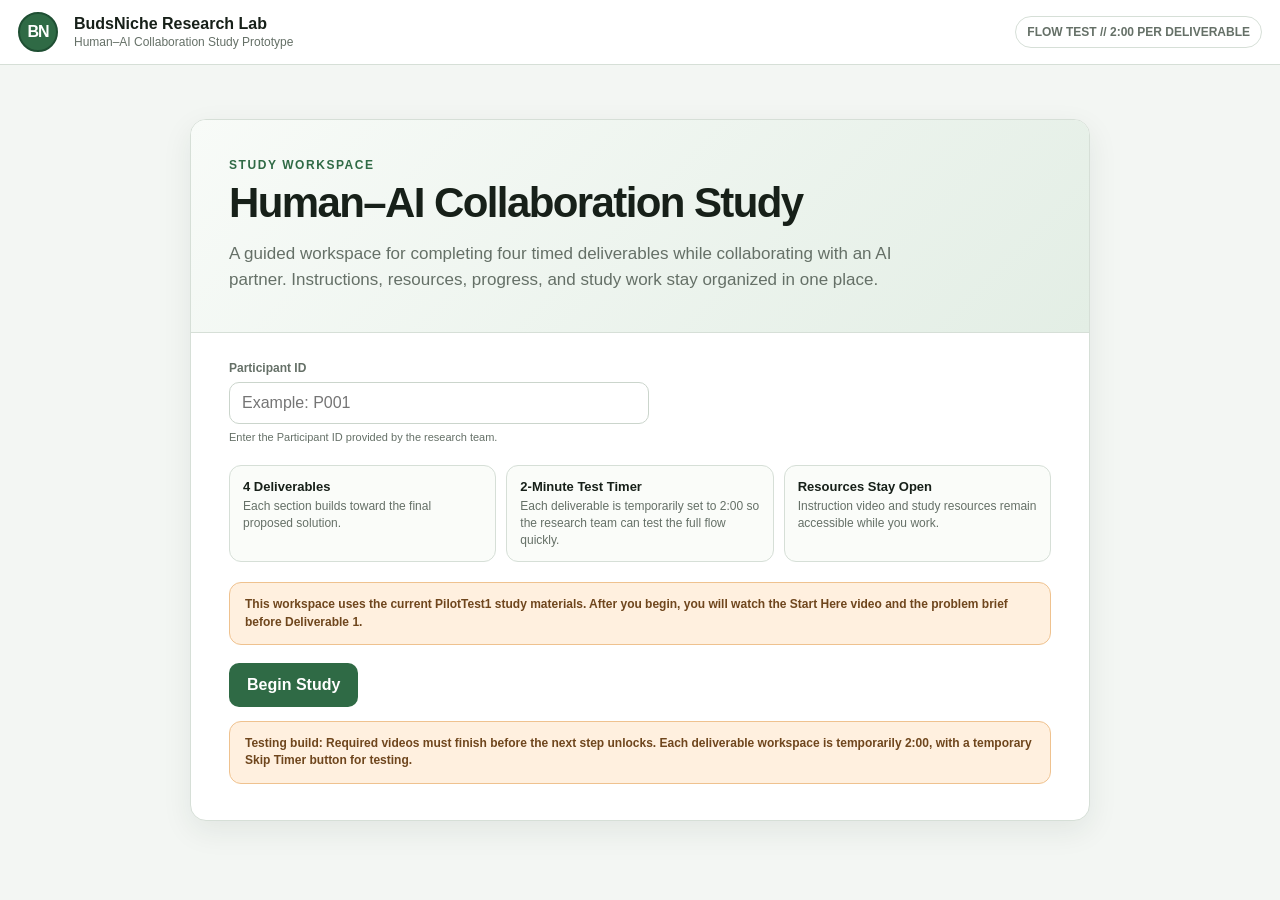
<file: research .html>
<!DOCTYPE html>
<html lang="en">
<head>
  <meta charset="UTF-8" />
  <meta name="viewport" content="width=device-width, initial-scale=1.0" />
  <title>BudsNiche Research Lab</title>
  <style>
    :root{
      --bg:#f3f6f3;
      --panel:#ffffff;
      --panel-2:#eef4ee;
      --ink:#172019;
      --muted:#657067;
      --line:#d6dfd7;
      --green:#2f6a45;
      --green-dark:#1f4f33;
      --green-soft:#dfeee3;
      --orange:#d98532;
      --orange-soft:#fff0df;
      --red:#b84c4c;
      --blue:#4775a6;
      --shadow:0 10px 30px rgba(27, 46, 32, .08);
      --radius:16px;
    }

    *{box-sizing:border-box}
    html{scroll-behavior:smooth}
    body{
      margin:0;
      font-family:Arial, Helvetica, sans-serif;
      background:var(--bg);
      color:var(--ink);
    }
    button,input,textarea,select{font:inherit}
    button{cursor:pointer}

    button:disabled{
      cursor:not-allowed;
      opacity:.48;
      filter:grayscale(.2);
    }
    .hidden{display:none!important}

    .topbar{
      position:sticky;
      top:0;
      z-index:50;
      background:rgba(255,255,255,.95);
      backdrop-filter:blur(10px);
      border-bottom:1px solid var(--line);
    }
    .topbar-inner{
      max-width:1440px;
      margin:0 auto;
      min-height:64px;
      padding:10px 18px;
      display:flex;
      align-items:center;
      gap:16px;
    }
    .brand-mark{
      width:40px;height:40px;border-radius:50%;
      background:var(--green);
      color:white;
      display:grid;
      place-items:center;
      font-weight:900;
      letter-spacing:-1px;
      border:2px solid var(--green-dark);
      flex:none;
    }
    .brand-copy{min-width:0}
    .brand-copy strong{display:block;font-size:16px}
    .brand-copy span{display:block;font-size:12px;color:var(--muted);margin-top:2px}
    .top-spacer{flex:1}
    .status-pill{
      border:1px solid var(--line);
      background:#fff;
      border-radius:999px;
      padding:8px 11px;
      font-size:12px;
      font-weight:700;
      color:var(--muted);
      white-space:nowrap;
    }

    .page{
      max-width:1440px;
      margin:0 auto;
      padding:26px 18px 60px;
    }
    .card{
      background:var(--panel);
      border:1px solid var(--line);
      border-radius:var(--radius);
      box-shadow:var(--shadow);
    }

    /* START */
    .start-shell{
      max-width:900px;
      margin:28px auto 0;
      overflow:hidden;
    }
    .start-hero{
      padding:38px;
      background:linear-gradient(135deg,#f8fbf8 0%,#e3eee5 100%);
      border-bottom:1px solid var(--line);
    }
    .eyebrow{
      color:var(--green);
      text-transform:uppercase;
      letter-spacing:.13em;
      font-size:12px;
      font-weight:900;
      margin-bottom:10px;
    }
    h1{
      margin:0;
      font-size:42px;
      line-height:1.02;
      letter-spacing:-1.6px;
    }
    .lead{
      margin:16px 0 0;
      color:var(--muted);
      font-size:17px;
      line-height:1.55;
      max-width:720px;
    }
    .start-body{padding:28px 38px 36px}
    .field-grid{
      display:grid;
      grid-template-columns:1fr 1fr;
      gap:14px;
    }
    label{
      font-size:12px;
      color:var(--muted);
      font-weight:800;
      display:block;
      margin-bottom:7px;
    }
    input,select,textarea{
      width:100%;
      border:1px solid #cbd5cc;
      border-radius:10px;
      background:white;
      color:var(--ink);
      padding:11px 12px;
      outline:none;
    }
    textarea{
      min-height:120px;
      resize:vertical;
      line-height:1.5;
    }
    input:focus,select:focus,textarea:focus{
      border-color:var(--green);
      box-shadow:0 0 0 3px rgba(47,106,69,.10);
    }
    .info-strip{
      display:grid;
      grid-template-columns:repeat(3,1fr);
      gap:10px;
      margin:20px 0;
    }
    .mini-info{
      border:1px solid var(--line);
      background:#fafcf9;
      border-radius:12px;
      padding:13px;
    }
    .mini-info strong{display:block;font-size:13px}
    .mini-info span{display:block;margin-top:4px;font-size:12px;color:var(--muted);line-height:1.4}
    .primary{
      border:0;
      border-radius:10px;
      background:var(--green);
      color:white;
      font-weight:900;
      padding:13px 18px;
    }
    .primary:hover{background:var(--green-dark)}
    .secondary{
      border:1px solid var(--line);
      border-radius:10px;
      background:white;
      color:var(--ink);
      font-weight:800;
      padding:11px 14px;
    }
    .secondary:hover{background:#f6f8f6}
    .danger{
      border:1px solid #e1bcbc;
      border-radius:10px;
      background:#fff7f7;
      color:#8e3636;
      font-weight:800;
      padding:11px 14px;
    }

    /* STUDY */
    .study-shell{display:grid;gap:18px}
    .progress-card{
      padding:18px;
      position:sticky;
      top:76px;
      z-index:35;
    }
    .progress-top{
      display:flex;
      align-items:center;
      gap:14px;
      margin-bottom:12px;
    }
    .progress-title{min-width:0}
    .progress-title strong{display:block;font-size:15px}
    .progress-title span{display:block;color:var(--muted);font-size:12px;margin-top:3px}
    .timer-box{
      margin-left:auto;
      min-width:150px;
      text-align:center;
      border-radius:11px;
      border:1px solid var(--line);
      padding:9px 12px;
      background:#f8faf8;
    }
    .timer-box.final{
      background:var(--orange-soft);
      border-color:#efc28f;
    }
    .timer-label{
      font-size:10px;
      font-weight:900;
      letter-spacing:.12em;
      text-transform:uppercase;
      color:var(--muted);
    }
    .timer{
      font-size:27px;
      font-weight:900;
      margin-top:2px;
      font-variant-numeric:tabular-nums;
    }
    .steps{
      display:grid;
      grid-template-columns:repeat(4,1fr);
      gap:7px;
    }
    .step{
      min-width:0;
      border-radius:8px;
      background:#edf1ed;
      padding:8px 10px;
      color:#788078;
      font-size:11px;
      font-weight:900;
      text-align:center;
      border:1px solid #e2e8e2;
    }
    .step.active{
      color:white;
      background:var(--green);
      border-color:var(--green);
    }
    .step.done{
      color:var(--green-dark);
      background:var(--green-soft);
      border-color:#c3dcc9;
    }

    .workspace{
      display:grid;
      grid-template-columns:minmax(0,1fr) 360px;
      gap:18px;
      align-items:start;
    }
    .main-column{display:grid;gap:16px;min-width:0}
    .side-column{
      display:grid;
      gap:16px;
      position:sticky;
      top:206px;
    }

    .section-card{overflow:hidden}
    .section-head{
      padding:16px 18px;
      border-bottom:1px solid var(--line);
      background:#fafcfa;
      display:flex;
      gap:12px;
      align-items:flex-start;
    }
    .section-head strong{font-size:15px}
    .section-head p{margin:4px 0 0;color:var(--muted);font-size:12px;line-height:1.45}
    .section-body{padding:18px}
    .prompt-block{
      border-left:4px solid var(--green);
      background:#f7faf7;
      padding:13px 14px;
      border-radius:0 10px 10px 0;
      margin-bottom:15px;
    }
    .prompt-block strong{font-size:13px}
    .prompt-block p{margin:6px 0 0;font-size:13px;line-height:1.5;color:#4d5850}
    .split{
      display:grid;
      grid-template-columns:1fr 1fr;
      gap:13px;
    }
    .field{margin-bottom:14px}
    .field:last-child{margin-bottom:0}
    .small-help{font-size:11px;color:var(--muted);margin-top:6px;line-height:1.4}

    .video-card{overflow:hidden}
    .video-head{
      padding:14px 15px;
      border-bottom:1px solid var(--line);
      display:flex;
      align-items:center;
      gap:10px;
      background:#f8faf8;
    }
    .video-head strong{font-size:13px}
    .video-head span{font-size:11px;color:var(--muted)}
    .video-placeholder{
      aspect-ratio:16/9;
      display:grid;
      place-items:center;
      padding:24px;
      background:#202723;
      color:white;
      text-align:center;
    }
    .play-circle{
      width:56px;height:56px;border-radius:50%;
      display:grid;place-items:center;
      background:white;color:var(--green-dark);
      margin:0 auto 12px;
      font-size:22px;font-weight:900;
    }
    .video-placeholder p{margin:0;color:#cbd4cd;font-size:12px;line-height:1.45}
    .video-actions{
      display:flex;
      gap:8px;
      padding:11px 13px;
      background:white;
    }
    .video-actions button{flex:1;font-size:12px;padding:9px}

    .resources-card{overflow:hidden}
    .resource-list{padding:10px}
    .resource{
      display:flex;
      gap:10px;
      align-items:center;
      border:1px solid var(--line);
      border-radius:9px;
      padding:10px;
      margin-bottom:8px;
      background:#fbfcfb;
    }
    .resource:last-child{margin-bottom:0}
    .resource-icon{
      width:34px;height:34px;border-radius:8px;
      background:var(--green-soft);
      color:var(--green-dark);
      display:grid;place-items:center;
      font-weight:900;font-size:11px;flex:none;
    }
    .resource-copy{min-width:0}
    .resource-copy strong{font-size:12px;display:block}
    .resource-copy span{font-size:10px;color:var(--muted);display:block;margin-top:3px}
    .resource button{
      margin-left:auto;
      border:0;
      background:none;
      color:var(--green);
      font-weight:900;
      font-size:11px;
      padding:7px;
    }

    .ai-card{padding:15px}
    .ai-card h3{font-size:14px;margin:0 0 5px}
    .ai-card p{font-size:11px;color:var(--muted);line-height:1.45;margin:0 0 12px}
    .ai-open{width:100%}
    .condition-tag{
      display:inline-block;
      background:#eef3ee;
      color:var(--green-dark);
      border:1px solid #d7e0d8;
      border-radius:999px;
      padding:5px 8px;
      font-size:10px;
      font-weight:900;
      margin-bottom:10px;
    }

    .work-status{
      display:flex;
      align-items:center;
      gap:8px;
      font-size:11px;
      color:var(--muted);
      padding:0 3px;
    }
    .save-dot{
      width:8px;height:8px;border-radius:50%;
      background:#7baa89;
    }

    .notice{
      border:1px solid #efc28f;
      background:var(--orange-soft);
      color:#6f461d;
      border-radius:12px;
      padding:13px 15px;
      font-size:12px;
      line-height:1.45;
      font-weight:700;
    }

    /* INTRO VIDEO */
    .instruction-stage{
      max-width:1040px;
      margin:0 auto;
    }
    .instruction-card{overflow:hidden}
    .instruction-copy{padding:24px}
    .instruction-copy h2{margin:0;font-size:26px}
    .instruction-copy p{margin:9px 0 0;color:var(--muted);line-height:1.55;font-size:14px}
    .instruction-video{
      aspect-ratio:16/9;
      background:#202723;
      display:grid;
      place-items:center;
      color:white;
      padding:30px;
      text-align:center;
    }
    .instruction-actions{
      display:flex;
      align-items:center;
      gap:12px;
      padding:18px 24px 24px;
    }
    .instruction-actions .secondary{margin-left:auto}

    /* COMPLETE */
    .complete-card{
      max-width:820px;
      margin:30px auto;
      padding:42px;
      text-align:center;
    }
    .complete-icon{
      width:72px;height:72px;border-radius:50%;
      background:var(--green-soft);
      color:var(--green);
      display:grid;place-items:center;
      font-size:32px;
      font-weight:900;
      margin:0 auto 18px;
    }
    .complete-card h2{margin:0;font-size:30px}
    .complete-card p{color:var(--muted);line-height:1.55}
    .summary-grid{
      display:grid;
      grid-template-columns:repeat(3,1fr);
      gap:10px;
      margin:24px 0;
      text-align:left;
    }
    .summary-box{
      background:#f8faf8;
      border:1px solid var(--line);
      border-radius:10px;
      padding:13px;
    }
    .summary-box strong{display:block;font-size:13px}
    .summary-box span{display:block;font-size:11px;color:var(--muted);margin-top:4px}

    /* REAL STUDY MEDIA + PRE-STUDY FLOW */
    .study-video{
      display:block;
      width:100%;
      aspect-ratio:16/9;
      background:#111713;
      object-fit:contain;
    }
    .prestudy-stage,.survey-stage{max-width:1040px;margin:0 auto}
    .prestudy-card,.survey-card{overflow:hidden}
    .prestudy-copy,.survey-copy{padding:24px}
    .prestudy-copy h2,.survey-copy h2{margin:0;font-size:28px}
    .prestudy-copy p,.survey-copy p{margin:9px 0 0;color:var(--muted);line-height:1.55;font-size:14px}
    .prestudy-actions,.survey-actions{display:flex;gap:10px;align-items:center;padding:18px 24px 24px;flex-wrap:wrap}
    .resource-library{padding:0 24px 24px}
    .resource-library h3{margin:0 0 10px;font-size:14px}
    .resource-link{color:inherit;text-decoration:none}
    .resource-link:hover .resource{border-color:#aac6b0;background:#f6faf6}
    .external-link{display:inline-flex;align-items:center;gap:5px}
    .study-meta{display:grid;grid-template-columns:repeat(2,1fr);gap:10px;margin-top:18px}
    .study-meta-box{border:1px solid var(--line);border-radius:10px;padding:11px;background:#fafcfa}
    .study-meta-box strong{display:block;font-size:12px}
    .study-meta-box span{display:block;color:var(--muted);font-size:11px;margin-top:3px;line-height:1.4}
    .skill-box{margin-top:10px;border:1px solid #d6dfd7;background:#f8faf8;border-radius:9px;padding:10px;font-size:11px;line-height:1.45}
    .skill-box strong{display:block;margin-bottom:3px}
    .structured-grid{display:grid;grid-template-columns:1fr 1fr;gap:12px}
    .structured-grid .field.full{grid-column:1/-1}
    .study-table-wrap{overflow-x:auto;border:1px solid var(--line);border-radius:10px;margin:10px 0 16px}
    .study-table{width:100%;border-collapse:collapse;min-width:720px}
    .study-table th{background:#eef3ee;font-size:11px;text-align:left;padding:9px;border-bottom:1px solid var(--line)}
    .study-table td{padding:6px;border-bottom:1px solid #e8ede8;border-right:1px solid #edf0ed;vertical-align:top}
    .study-table tr:last-child td{border-bottom:0}
    .study-table td:last-child{border-right:0}
    .study-table input,.study-table textarea{border:0;border-radius:6px;padding:8px;min-width:130px;background:#fff}
    .study-table textarea{min-height:70px}
    .month-grid input{min-width:90px}
    .orientation-badge{display:inline-block;border:1px solid #c7d8ca;background:var(--green-soft);color:var(--green-dark);font-size:10px;font-weight:900;border-radius:999px;padding:5px 8px;margin-bottom:10px}
    .survey-link-note{border:1px solid #d7e0d8;background:#f8faf8;border-radius:10px;padding:13px;margin-top:16px;font-size:12px;color:#4d5850;line-height:1.5}

    @media(max-width:1000px){
      .workspace{grid-template-columns:1fr}
      .side-column{position:static;grid-template-columns:1fr 1fr}
    }
    @media(max-width:700px){
      .page{padding:16px 12px 40px}
      h1{font-size:34px}
      .start-hero,.start-body{padding:24px}
      .field-grid,.split,.info-strip,.summary-grid,.structured-grid,.study-meta{grid-template-columns:1fr}
      .steps{grid-template-columns:1fr 1fr}
      .progress-card{position:static}
      .progress-top{align-items:flex-start;flex-wrap:wrap}
      .timer-box{margin-left:0}
      .side-column{grid-template-columns:1fr}
      .topbar-inner{padding-inline:12px}
      .status-pill{display:none}
    }
  </style>
</head>
<body>
  <header class="topbar">
    <div class="topbar-inner">
      <div class="brand-mark">BN</div>
      <div class="brand-copy">
        <strong>BudsNiche Research Lab</strong>
        <span>Human–AI Collaboration Study Prototype</span>
      </div>
      <div class="top-spacer"></div>
      <div class="status-pill" id="topStatus">Prototype // Local Save</div>
    </div>
  </header>

  <main class="page">
    <!-- START SCREEN -->
    <section id="startScreen" class="start-shell card">
      <div class="start-hero">
        <div class="eyebrow">Study Workspace</div>
        <h1>Human–AI Collaboration Study</h1>
        <p class="lead">
          A guided workspace for completing four timed deliverables while collaborating with an AI partner.
          Instructions, resources, progress, and study work stay organized in one place.
        </p>
      </div>
      <div class="start-body" id="startBodyMarker">
        <div style="max-width:420px">
          <label for="participantId">Participant ID</label>
          <input id="participantId" placeholder="Example: P001" autocomplete="off" />
          <div class="small-help">Enter the Participant ID provided by the research team.</div>
        </div>

        <div class="info-strip">
          <div class="mini-info">
            <strong>4 Deliverables</strong>
            <span>Each section builds toward the final proposed solution.</span>
          </div>
          <div class="mini-info">
            <strong>2-Minute Test Timer</strong>
            <span>Each deliverable is temporarily set to 2:00 so the research team can test the full flow quickly.</span>
          </div>
          <div class="mini-info">
            <strong>Resources Stay Open</strong>
            <span>Instruction video and study resources remain accessible while you work.</span>
          </div>
        </div>

        <div class="notice" style="margin-bottom:18px">
          This workspace uses the current PilotTest1 study materials. After you begin, you will watch the Start Here video and the problem brief before Deliverable 1.
        </div>

        <button class="primary" id="beginStudyBtn">Begin Study</button>
      </div>
    </section>

    <!-- PRE-STUDY ORIENTATION / PROBLEM BRIEF -->
    <section id="preStudyScreen" class="prestudy-stage hidden">
      <div class="prestudy-card card">
        <div class="prestudy-copy">
          <div class="orientation-badge" id="preStudyBadge">Study Orientation</div>
          <h2 id="preStudyTitle">Start Here</h2>
          <p id="preStudyDescription">Watch the study orientation before continuing.</p>
          <div class="study-meta" id="preStudyMeta"></div>
        </div>
        <video id="preStudyVideo" class="study-video" controls playsinline preload="metadata"></video>
        <div id="preStudyResources" class="resource-library hidden"></div>
        <div class="prestudy-actions">
          <button class="primary" id="continuePreStudyBtn">Continue</button>
          <button class="secondary" id="preStudySaveBtn">Save Progress</button>
        </div>
      </div>
    </section>

    <!-- INSTRUCTION SCREEN -->
    <section id="instructionScreen" class="instruction-stage hidden">
      <div class="instruction-card card">
        <div class="instruction-copy">
          <div class="eyebrow" id="instructionEyebrow">Deliverable 1 of 4</div>
          <h2 id="instructionTitle">Roles & Initial Approach</h2>
          <p id="instructionDescription">
            Watch the instructions before starting the timed work period. This video will remain available during the deliverable.
          </p>
        </div>
        <div class="video-head">
          <div>
            <strong id="instructionVideoLabel">Instruction Video 1</strong>
            <span>Study instruction video</span>
          </div>
        </div>
        <video id="instructionVideo" class="study-video" controls playsinline preload="metadata"></video>
        <div class="instruction-actions">
          <button class="primary" id="startDeliverableBtn" disabled>Finish Video to Unlock</button>
          <button class="secondary" id="saveExitBtn">Save Prototype Progress</button>
        </div>
      </div>
    </section>

    <!-- WORKSPACE -->
    <section id="studyScreen" class="study-shell hidden">
      <div class="progress-card card">
        <div class="progress-top">
          <div class="progress-title">
            <strong id="progressHeading">Deliverable 1 — Roles & Initial Approach</strong>
            <span id="progressSubheading">Work period in progress. Your responses save automatically.</span>
          </div>
          <button class="secondary" id="skipTimerBtn" type="button" title="Temporary testing control">Skip Timer →</button>
          <div class="timer-box" id="timerBox">
            <div class="timer-label" id="timerLabel">Work Period</div>
            <div class="timer" id="timer">02:00</div>
          </div>
        </div>
        <div class="steps" id="steps"></div>
      </div>

      <div id="finalTouchesNotice" class="notice hidden">
        Test timer complete. Your work has been saved and the post-deliverable survey will open next.
      </div>

      <div class="workspace">
        <div class="main-column">
          <div class="section-card card">
            <div class="section-head">
              <div>
                <strong id="taskTitle">Current Task</strong>
                <p id="taskDescription"></p>
              </div>
            </div>
            <div class="section-body">
              <div class="prompt-block">
                <strong id="taskPromptTitle">Deliverable Goal</strong>
                <p id="taskPrompt"></p>
              </div>

              <div id="deliverableFields"></div>
            </div>
          </div>

          <div class="work-status">
            <span class="save-dot"></span>
            <span id="saveStatus">Changes save automatically on this device.</span>
          </div>
        </div>

        <aside class="side-column">
          <!-- VIDEO PERSISTS DURING FULL DELIVERABLE -->
          <div class="video-card card">
            <div class="video-head">
              <div>
                <strong id="sideVideoTitle">Instruction Video 1</strong>
                <span>Available throughout this deliverable</span>
              </div>
            </div>
            <div id="sideVideoPlaceholder">
              <video id="sideVideo" class="study-video" controls playsinline preload="metadata"></video>
            </div>
            <div class="video-actions">
              <button class="secondary" id="replayVideoBtn">Replay / Reference</button>
              <button class="secondary" id="collapseVideoBtn">Hide Video</button>
            </div>
          </div>

          <div class="resources-card card">
            <div class="video-head">
              <div>
                <strong>Study Resources</strong>
                <span>Accessible during every deliverable</span>
              </div>
            </div>
            <div class="resource-list" id="workspaceResourceList"></div>
          </div>

          <div class="ai-card card">
            <div class="condition-tag" id="conditionTag">Assigned AI Workspace</div>
            <h3>AI Collaborator</h3>
            <p>
              Keep the AI on the second monitor while this study workspace stays open here.
            </p>
            <div class="skill-box" id="skillBox"></div>
            <button class="primary ai-open" id="openAiBtn">Open AI Workspace ↗</button>
          </div>

          <button class="secondary" id="manualSaveBtn">Save Progress Now</button>
        </aside>
      </div>
    </section>

    <!-- POST-DELIVERABLE SURVEY -->
    <section id="surveyScreen" class="survey-stage hidden">
      <div class="survey-card card">
        <div class="survey-copy">
          <div class="eyebrow" id="surveyEyebrow">Deliverable Complete</div>
          <h2 id="surveyTitle">Post-deliverable survey</h2>
          <p id="surveyDescription">Complete the short Qualtrics survey before moving to the next deliverable.</p>
          <div class="survey-link-note">The survey opens in a new tab so your BudsNiche study workspace and saved responses stay open here.</div>
        </div>
        <div class="survey-actions">
          <button class="primary" id="openSurveyBtn">Open Survey ↗</button>
          <button class="secondary" id="surveyCompleteBtn">I Finished the Survey — Continue</button>
        </div>
      </div>
    </section>

    <!-- COMPLETE -->
    <section id="completeScreen" class="complete-card card hidden">
      <div class="complete-icon">✓</div>
      <div class="eyebrow">Study Complete</div>
      <h2>All four deliverables are saved.</h2>
      <p>
        All four deliverables are complete. Finish the post-session survey, then follow the researcher's closing instructions.
      </p>
      <div class="summary-grid">
        <div class="summary-box">
          <strong id="summaryParticipant">Participant —</strong>
          <span>Study identifier</span>
        </div>
        <div class="summary-box">
          <strong id="summaryCondition">AI workspace assigned</strong>
          <span>Study assignment recorded</span>
        </div>
        <div class="summary-box">
          <strong>4 / 4 Complete</strong>
          <span>Deliverables saved</span>
        </div>
      </div>
      <button class="primary" id="postSessionBtn">Open Post-Session Survey ↗</button>
      <button class="secondary" id="exportBtn">Export Prototype Data</button>
      <button class="danger" id="resetBtn" style="margin-left:8px">Reset Demo</button>
    </section>
  </main>

  <script>
    // TEST BUILD: each deliverable is intentionally 2 minutes so the team can move through the full study quickly.
    const DEMO_MODE = true;
    const WORK_SECONDS = 2 * 60;
    const FINAL_SECONDS = 0;
    const BUILD_ID = "forced-flow-v4";
    const STORAGE_KEY = "budsnicheResearchForcedFlowV4";

    // ===== STUDY CONFIG =====
    // Update links here when a study asset changes. The rest of the page reads from this object.
    const STORAGE_BASE = "https://xrwtuneumaoviwdintej.supabase.co/storage/v1/object/public/research-study";
    const STUDY = {
      videos: {
        // IMPORTANT: the files in Supabase were renamed in list order, so their filenames do not match their actual video content.
        // This mapping intentionally points each study step to the file that contains the correct video.
        start: `${STORAGE_BASE}/Videos/01-start-here.mp4`,
        problem: `${STORAGE_BASE}/Videos/06-deliverable-4.mp4`, // Strengthening Third Places / Problem Package
        deliverables: [
          `${STORAGE_BASE}/Videos/02-problem-brief.mp4`,       // actual Deliverable 1 — Team Charter
          `${STORAGE_BASE}/Videos/03-deliverable-1.mp4`,      // actual Deliverable 2 — Problem Representation
          `${STORAGE_BASE}/Videos/04-deliverable-2.mp4`,      // actual Deliverable 3 — Execution Plan
          `${STORAGE_BASE}/Videos/05-deliverable-3.mp4`       // actual Deliverable 4 — Review & Evaluation
        ]
      },
      resources: [
        {name:"Downtown Ames: A Guiding Vision for the Future", meta:"Ames downtown planning report", url:`${STORAGE_BASE}/Resources/01-downtown-ames.pdf`},
        {name:"2025 Ames Resident Satisfaction Survey", meta:"Resident satisfaction and community data", url:`${STORAGE_BASE}/Resources/02-resident-survey-2025.pdf`},
        {name:"Ames Plan 2040", meta:"City comprehensive planning resource", url:`${STORAGE_BASE}/Resources/optimized-ames-plan-2040-amended-052023.pdf`},
        {name:"U.S. Surgeon General Social Connection Advisory", meta:"Loneliness, isolation, and social connection", url:`${STORAGE_BASE}/Resources/04-social-connection-advisory.pdf`}
      ],
      ai: {
        regular: "https://chatgpt.com/",
        trained: "https://chatgpt.com/g/g-p-6af34558b4e48191a9ab13ae13c6fb0c-pilottest1-11-12-2026/project"
      },
      surveys: [
        "https://iastate.qualtrics.com/jfe/form/SV_4VGrk7s2I0QFmyq",
        "https://iastate.qualtrics.com/jfe/form/SV_dpzc7nTY6dYLVUa",
        "https://iastate.qualtrics.com/jfe/form/SV_1KQaPlDm61LG8PI",
        "https://iastate.qualtrics.com/jfe/form/SV_0AFEkYgx0OJQ2d8"
      ],
      postSession: "https://iastate.qualtrics.com/jfe/form/SV_3vBycJeNhVnxsd8"
    };

    const DELIVERABLES = [
      {
        title: "Team Charter",
        short: "Charter",
        desc: "Create a shared team charter that defines the problem objective, teammate profiles, collaboration style, and responsibilities.",
        prompt: "Work with your AI teammate to establish how your team will approach the Ames community-space problem before moving into problem representation.",
        skill: "@CPS Exploring and Understanding",
        figjam: "https://www.figma.com/board/FDPvzXqrjx7IbSi2MYtVgW/PilotTest1_11_12_2026?node-id=2-2&t=GRfCPeNGz810Rmex-4",
        fields: [
          {key:"purpose", label:"Project purpose and desired outcomes", help:"What is the team trying to accomplish, and what would a strong outcome look like?", full:true},
          {key:"humanProfile", label:"Human teammate profile", help:"Relevant strengths, knowledge, limits, preferences, or responsibilities of the human teammate."},
          {key:"aiProfile", label:"AI teammate profile", help:"What the AI can contribute, where it should be checked, and what role it should play."},
          {key:"collaborationStyle", label:"Collaboration style", help:"How should the human and AI communicate, challenge ideas, verify work, and make decisions?", full:true},
          {key:"rolesResponsibilities", label:"Roles and responsibilities", help:"Record the main responsibilities owned by the human, the AI, or shared by both.", full:true}
        ]
      },
      {
        title: "Problem Representation",
        short: "Represent",
        desc: "Document the problem's scope, components, resources, information, and task ownership in a shared representation.",
        prompt: "Break down how Ames community spaces could better support adults ages 18–35. Show the important pieces, relationships, information needs, and who should own each part of the work.",
        skill: "@CPS Represent and Formulate",
        figjam: "https://www.figma.com/board/FDPvzXqrjx7IbSi2MYtVgW/PilotTest1_11_12_2026?node-id=3-136&t=L5qRrFE3sEqrpFD9-4",
        fields: [
          {key:"problemFormulation", label:"Problem formulation", help:"State the problem clearly, including the target population, setting, constraints, and desired result.", full:true},
          {key:"sharedRepresentation", label:"Shared representation", help:"Describe the major components and how they connect. You can use arrows, bullets, or a simple text map.", full:true},
          {key:"tasksOwnership", label:"Tasks and ownership", help:"What work needs to be done next, and which teammate should own or share each task?", full:true}
        ]
      },
      {
        title: "Execution Plan",
        short: "Execute",
        desc: "Turn the proposed initiatives into a concrete six-month pilot plan with outcomes, milestones, deliverables, and responsibilities.",
        prompt: "Develop three initiatives for a six-month pilot. Make the plan specific enough that another team could understand what happens, when it happens, and who is responsible.",
        skill: "@CPS Plan and Execute",
        figjam: "https://www.figma.com/board/FDPvzXqrjx7IbSi2MYtVgW/PilotTest1_11_12_2026?node-id=3-228&t=BmsHM2DWgD0TVY9g-4",
        custom: "execution"
      },
      {
        title: "Review & Evaluation",
        short: "Review",
        desc: "Review the team's understanding, assess progress and evidence, and identify feedback, revisions, and next steps.",
        prompt: "Evaluate the three proposed initiatives and the team's overall plan. Record what is supported, what needs revision, and what should happen next.",
        skill: "@CPS Monitor and Reflect",
        figjam: "https://www.figma.com/board/FDPvzXqrjx7IbSi2MYtVgW/PilotTest1_11_12_2026?node-id=3-136&t=L5qRrFE3sEqrpFD9-4",
        custom: "review"
      }
    ];

    const state = {
      buildId: BUILD_ID,
      participantId: "",
      condition: "regular",
      current: 0,
      phase: "start", // start, orientation, problem, instructions, work, survey, complete
      seconds: WORK_SECONDS,
      answers: [{},{},{},{}],
      startedAt: null,
      deliverableStartedAt: [null,null,null,null],
      deliverableCompletedAt: [null,null,null,null],
      orientationCompleted: false,
      problemBriefCompleted: false,
      surveysOpened: [false,false,false,false]
    };

    let interval = null;
    let saveTimeout = null;
    const $ = (id) => document.getElementById(id);

    function saveState() {
      localStorage.setItem(STORAGE_KEY, JSON.stringify(state));
      if ($("saveStatus")) {
        $("saveStatus").textContent = "Saved " + new Date().toLocaleTimeString([], {hour:"numeric",minute:"2-digit",second:"2-digit"});
      }
    }

    function loadState() {
      try {
        const saved = JSON.parse(localStorage.getItem(STORAGE_KEY));
        if (!saved || saved.buildId !== BUILD_ID) return false;
        Object.assign(state, saved);
        state.answers = Array.isArray(state.answers) ? state.answers : [{},{},{},{}];
        while (state.answers.length < 4) state.answers.push({});
        state.surveysOpened = state.surveysOpened || [false,false,false,false];
        return true;
      } catch {
        return false;
      }
    }

    function showOnly(id) {
      ["startScreen","preStudyScreen","instructionScreen","studyScreen","surveyScreen","completeScreen"].forEach(x => $(x).classList.add("hidden"));
      $(id).classList.remove("hidden");
      window.scrollTo({top:0,behavior:"smooth"});
    }

    function setVideo(el, src) {
      if (!el) return;
      if (el.dataset.src === src) return;
      el.pause();
      el.src = src;
      el.dataset.src = src;
      el.load();
    }

    function requireVideoCompletion(video, button, unlockedText) {
      if (!video || !button) return;

      button.disabled = true;
      button.textContent = "Finish Video to Unlock";
      button.setAttribute("aria-disabled", "true");
      video.dataset.requiredComplete = "false";
      video._maxWatched = 0;

      video.ontimeupdate = () => {
        if (!video.seeking) video._maxWatched = Math.max(video._maxWatched || 0, video.currentTime || 0);
      };

      video.onseeking = () => {
        const maxAllowed = (video._maxWatched || 0) + 0.75;
        if (video.currentTime > maxAllowed && !video.ended) {
          video.currentTime = Math.max(0, video._maxWatched || 0);
        }
      };

      video.onended = () => {
        video.dataset.requiredComplete = "true";
        button.disabled = false;
        button.removeAttribute("aria-disabled");
        button.textContent = unlockedText;
      };
    }

    function resourceListHtml() {
      return STUDY.resources.map((r,i) => `
        <a class="resource-link" href="${r.url}" target="_blank" rel="noopener noreferrer">
          <div class="resource">
            <div class="resource-icon">R${i+1}</div>
            <div class="resource-copy">
              <strong>${r.name}</strong>
              <span>${r.meta}</span>
            </div>
            <button type="button" tabindex="-1">OPEN ↗</button>
          </div>
        </a>
      `).join("");
    }

    function renderResourceLists() {
      $("workspaceResourceList").innerHTML = resourceListHtml();
      $("preStudyResources").innerHTML = `<h3>Study Resource Library</h3>${resourceListHtml()}`;
    }

    function assignConditionFromParticipantId(participantId) {
      const match = String(participantId).trim().match(/(\d+)$/);
      if (!match) return null;
      const participantNumber = Number.parseInt(match[1], 10);
      if (!Number.isFinite(participantNumber)) return null;
      // Research assignment rule: odd participant numbers use the collaborative/trained AI; even use regular GPT.
      return participantNumber % 2 === 1 ? "trained" : "regular";
    }

    function beginStudy() {
      const participant = $("participantId").value.trim();
      if (!participant) {
        alert("Enter a participant ID to begin the study.");
        return;
      }
      const assignedCondition = assignConditionFromParticipantId(participant);
      if (!assignedCondition) {
        alert("Enter a valid Participant ID ending in a number, such as P001.");
        return;
      }
      state.participantId = participant.toUpperCase();
      state.condition = assignedCondition;
      state.current = 0;
      state.phase = "orientation";
      state.seconds = WORK_SECONDS;
      state.startedAt = new Date().toISOString();
      saveState();
      renderPreStudy();
    }

    function renderPreStudy() {
      clearInterval(interval);
      const orientation = state.phase === "orientation";
      $("preStudyBadge").textContent = orientation ? "Study Orientation" : "Problem Package";
      $("preStudyTitle").textContent = orientation ? "Start Here" : "Strengthening Third Places for Young Adults in Ames";
      $("preStudyDescription").textContent = orientation
        ? "Watch the study orientation before moving to the problem package."
        : "Review the problem brief before Deliverable 1. The four study resources below remain available throughout every deliverable.";
      $("preStudyMeta").innerHTML = orientation
        ? `<div class="study-meta-box"><strong>Sequence</strong><span>1. Start Here → 2. Problem Brief → 3. Deliverable 1 instructions.</span></div><div class="study-meta-box"><strong>Test Timing</strong><span>Each deliverable workspace is temporarily 2:00, with a temporary Skip Timer button for testing.</span></div>`
        : `<div class="study-meta-box"><strong>Problem</strong><span>How could Ames community spaces better support adults ages 18–35?</span></div><div class="study-meta-box"><strong>Output</strong><span>Propose three initiatives for a six-month pilot.</span></div>`;
      const requiredSrc = orientation ? STUDY.videos.start : STUDY.videos.problem;
      const unlockedText = orientation ? "Continue to Problem Brief" : "Continue to Deliverable 1 Instructions";
      setVideo($("preStudyVideo"), requiredSrc);
      requireVideoCompletion($("preStudyVideo"), $("continuePreStudyBtn"), unlockedText);
      $("preStudyResources").classList.toggle("hidden", orientation);
      showOnly("preStudyScreen");
      saveState();
    }

    function continuePreStudy() {
      if ($("preStudyVideo").dataset.requiredComplete !== "true") return;
      if (state.phase === "orientation") {
        state.orientationCompleted = true;
        state.phase = "problem";
        saveState();
        renderPreStudy();
      } else {
        state.problemBriefCompleted = true;
        state.phase = "instructions";
        saveState();
        renderInstruction();
      }
    }

    function renderInstruction() {
      clearInterval(interval);
      state.phase = "instructions";
      const d = DELIVERABLES[state.current];
      $("instructionEyebrow").textContent = `Deliverable ${state.current + 1} of 4`;
      $("instructionTitle").textContent = d.title;
      $("instructionDescription").textContent = "Watch the full instruction video. The 2-minute test workspace will unlock only after the video finishes.";
      $("instructionVideoLabel").textContent = `Instruction Video ${state.current + 1} — ${d.title}`;
      setVideo($("instructionVideo"), STUDY.videos.deliverables[state.current]);
      requireVideoCompletion($("instructionVideo"), $("startDeliverableBtn"), `Start Deliverable ${state.current + 1} — 2:00`);
      showOnly("instructionScreen");
      saveState();
    }

    function startDeliverable() {
      if ($("instructionVideo").dataset.requiredComplete !== "true") return;
      state.phase = "work";
      state.seconds = WORK_SECONDS;
      state.deliverableStartedAt[state.current] = state.deliverableStartedAt[state.current] || new Date().toISOString();
      renderWorkspace();
      startTimer();
      saveState();
    }

    function renderWorkspace() {
      const d = DELIVERABLES[state.current];
      $("progressHeading").textContent = `Deliverable ${state.current + 1} — ${d.title}`;
      $("progressSubheading").textContent = "2-minute test work period in progress. Your responses save automatically.";
      $("taskTitle").textContent = d.title;
      $("taskDescription").textContent = d.desc;
      $("taskPrompt").textContent = d.prompt;
      $("sideVideoTitle").textContent = `Instruction Video ${state.current + 1} — ${d.title}`;
      setVideo($("sideVideo"), STUDY.videos.deliverables[state.current]);
      $("conditionTag").textContent = "Assigned AI Workspace";
      $("skillBox").innerHTML = state.condition === "trained"
        ? `<strong>Study skill for this deliverable</strong>${d.skill}<br><span style="color:var(--muted)">Use the study-assigned AI workspace on the second monitor.</span>`
        : `<strong>AI workspace</strong>Use the assigned AI workspace on the second monitor.`;

      $("steps").innerHTML = DELIVERABLES.map((item, idx) => {
        const cls = idx < state.current ? "step done" : idx === state.current ? "step active" : "step";
        return `<div class="${cls}">${idx + 1}. ${item.short}</div>`;
      }).join("");

      renderDeliverableFields(d);
      bindAnswerInputs();
      updateTimerUI();
      showOnly("studyScreen");
    }

    function renderDeliverableFields(d) {
      const values = state.answers[state.current] || {};
      if (d.custom === "execution") {
        $("deliverableFields").innerHTML = executionHtml(values);
        return;
      }
      if (d.custom === "review") {
        $("deliverableFields").innerHTML = reviewHtml(values);
        return;
      }
      $("deliverableFields").innerHTML = `<div class="structured-grid">${d.fields.map(f => `
        <div class="field ${f.full ? "full" : ""}">
          <label for="${f.key}">${f.label}</label>
          <textarea id="${f.key}" data-answer-key="${f.key}" placeholder="${f.help}">${escapeHtml(values[f.key] || "")}</textarea>
          <div class="small-help">${f.help}</div>
        </div>
      `).join("")}</div>`;
    }

    function executionHtml(v) {
      const cells = (row,key) => escapeHtml(v[`exec_${row}_${key}`] || "");
      const month = (row,m) => escapeHtml(v[`month_${row}_${m}`] || "");
      return `
        <div class="field"><label>Plan</label><div class="small-help">Three initiatives, their intended outcomes, key activities or milestones, and concrete deliverables.</div></div>
        <div class="study-table-wrap"><table class="study-table">
          <thead><tr><th>Initiative</th><th>Intended outcome</th><th>Key activities / milestones</th><th>Deliverable</th></tr></thead>
          <tbody>${[1,2,3].map(r=>`<tr>
            <td><textarea data-answer-key="exec_${r}_initiative" placeholder="Initiative ${r}">${cells(r,'initiative')}</textarea></td>
            <td><textarea data-answer-key="exec_${r}_outcome" placeholder="Intended outcome">${cells(r,'outcome')}</textarea></td>
            <td><textarea data-answer-key="exec_${r}_milestones" placeholder="Key activities / milestones">${cells(r,'milestones')}</textarea></td>
            <td><textarea data-answer-key="exec_${r}_deliverable" placeholder="Deliverable">${cells(r,'deliverable')}</textarea></td>
          </tr>`).join('')}</tbody>
        </table></div>
        <div class="field"><label>Six-month timeline</label><div class="small-help">Use each cell to note the main work planned for that initiative during that month.</div></div>
        <div class="study-table-wrap month-grid"><table class="study-table">
          <thead><tr><th>Work item</th>${[1,2,3,4,5,6].map(m=>`<th>Month ${m}</th>`).join('')}</tr></thead>
          <tbody>${[1,2,3].map(r=>`<tr><th>Initiative ${r}</th>${[1,2,3,4,5,6].map(m=>`<td><input data-answer-key="month_${r}_${m}" value="${month(r,m)}" placeholder="Work" /></td>`).join('')}</tr>`).join('')}</tbody>
        </table></div>
        <div class="field"><label for="executionRoles">Roles and responsibilities</label><textarea id="executionRoles" data-answer-key="executionRoles" placeholder="Who owns what during execution, and what work is shared?">${escapeHtml(v.executionRoles||'')}</textarea></div>
      `;
    }

    function reviewHtml(v) {
      const cell = (row,key) => escapeHtml(v[`review_${row}_${key}`] || "");
      return `
        <div class="field"><label for="reviewUnderstanding">Review problem understanding</label><textarea id="reviewUnderstanding" data-answer-key="reviewUnderstanding" placeholder="What has the team learned or changed about its understanding of the problem?">${escapeHtml(v.reviewUnderstanding||'')}</textarea></div>
        <div class="field"><label>Progress and evidence</label><div class="small-help">Review each initiative's intended outcome, current evidence or status, and next step.</div></div>
        <div class="study-table-wrap"><table class="study-table">
          <thead><tr><th>Initiative</th><th>Intended outcome</th><th>Current evidence or status</th><th>Next step</th></tr></thead>
          <tbody>${[1,2,3].map(r=>`<tr>
            <td><textarea data-answer-key="review_${r}_initiative" placeholder="Initiative ${r}">${cell(r,'initiative')}</textarea></td>
            <td><textarea data-answer-key="review_${r}_outcome" placeholder="Intended outcome">${cell(r,'outcome')}</textarea></td>
            <td><textarea data-answer-key="review_${r}_evidence" placeholder="Current evidence or status">${cell(r,'evidence')}</textarea></td>
            <td><textarea data-answer-key="review_${r}_next" placeholder="Next step">${cell(r,'next')}</textarea></td>
          </tr>`).join('')}</tbody>
        </table></div>
        <div class="field"><label for="feedbackRevisions">Feedback and revisions</label><textarea id="feedbackRevisions" data-answer-key="feedbackRevisions" placeholder="What feedback, weaknesses, revisions, or open questions should be addressed?">${escapeHtml(v.feedbackRevisions||'')}</textarea></div>
      `;
    }

    function bindAnswerInputs() {
      document.querySelectorAll("[data-answer-key]").forEach(el => {
        el.addEventListener("input", () => {
          state.answers[state.current][el.dataset.answerKey] = el.value;
          debounceSave();
        });
      });
    }

    function debounceSave() {
      clearTimeout(saveTimeout);
      saveTimeout = setTimeout(saveState, 350);
    }

    function startTimer() {
      clearInterval(interval);
      updateTimerUI();
      interval = setInterval(() => {
        state.seconds -= 1;
        if (state.seconds <= 0) {
          state.seconds = 0;
          updateTimerUI();
          finishDeliverable();
          return;
        }
        updateTimerUI();
        if (state.seconds % 10 === 0) saveState();
      }, 1000);
    }

    function updateTimerUI() {
      const m = Math.max(0, Math.floor(state.seconds / 60));
      const s = Math.max(0, state.seconds % 60);
      $("timer").textContent = `${String(m).padStart(2,"0")}:${String(s).padStart(2,"0")}`;
      $("timerLabel").textContent = "Test Work Period";
      $("timerBox").classList.remove("final");
      $("finalTouchesNotice").classList.add("hidden");
    }

    function skipTimerForTesting() {
      if (state.phase !== "work") return;
      saveState();
      finishDeliverable();
    }

    function finishDeliverable() {
      clearInterval(interval);
      state.deliverableCompletedAt[state.current] = new Date().toISOString();
      state.phase = "survey";
      saveState();
      renderSurvey();
    }

    function renderSurvey() {
      clearInterval(interval);
      const d = DELIVERABLES[state.current];
      $("surveyEyebrow").textContent = `Deliverable ${state.current + 1} complete`;
      $("surveyTitle").textContent = `${d.title} — Post-deliverable Survey`;
      $("surveyDescription").textContent = state.current === 3
        ? "Complete the Deliverable 4 survey before finishing the study."
        : "Complete the short Qualtrics survey before moving to the next instruction video.";
      showOnly("surveyScreen");
    }

    function openCurrentSurvey() {
      state.surveysOpened[state.current] = true;
      saveState();
      window.open(STUDY.surveys[state.current], "_blank", "noopener,noreferrer");
    }

    function continueAfterSurvey() {
      if (!state.surveysOpened[state.current]) {
        const ok = confirm("The survey has not been opened from this page yet. Continue anyway?");
        if (!ok) return;
      }
      if (state.current >= 3) {
        state.phase = "complete";
        saveState();
        renderComplete();
        return;
      }
      state.current += 1;
      state.phase = "instructions";
      state.seconds = WORK_SECONDS;
      saveState();
      renderInstruction();
    }

    function renderComplete() {
      clearInterval(interval);
      $("summaryParticipant").textContent = `Participant ${state.participantId}`;
      $("summaryCondition").textContent = "AI workspace assigned";
      showOnly("completeScreen");
    }

    function escapeHtml(value) {
      return String(value)
        .replaceAll("&","&amp;")
        .replaceAll("<","&lt;")
        .replaceAll(">","&gt;")
        .replaceAll('"',"&quot;");
    }

    function replayVideo() {
      const video = $("sideVideo");
      $("sideVideoPlaceholder").classList.remove("hidden");
      $("collapseVideoBtn").textContent = "Hide Video";
      video.currentTime = 0;
      video.play().catch(()=>{});
    }

    function toggleVideo() {
      const p = $("sideVideoPlaceholder");
      p.classList.toggle("hidden");
      $("collapseVideoBtn").textContent = p.classList.contains("hidden") ? "Show Video" : "Hide Video";
    }

    function openAi() {
      const url = state.condition === "trained" ? STUDY.ai.trained : STUDY.ai.regular;
      window.open(url, "_blank", "noopener,noreferrer");
    }

    function exportData() {
      const payload = {prototype:"BudsNiche Research Lab", exportedAt:new Date().toISOString(), ...state};
      const blob = new Blob([JSON.stringify(payload, null, 2)], {type:"application/json"});
      const url = URL.createObjectURL(blob);
      const a = document.createElement("a");
      a.href = url;
      a.download = `research-prototype-${state.participantId || "participant"}.json`;
      a.click();
      setTimeout(() => URL.revokeObjectURL(url), 1000);
    }

    function resetDemo() {
      if (!confirm("Reset this study workspace and erase its locally saved progress?")) return;
      localStorage.removeItem(STORAGE_KEY);
      location.reload();
    }

    function resumeSaved() {
      if (!loadState() || !state.participantId) return false;
      if (state.phase === "complete") renderComplete();
      else if (state.phase === "orientation" || state.phase === "problem") renderPreStudy();
      else if (state.phase === "instructions") renderInstruction();
      else if (state.phase === "work") { renderWorkspace(); startTimer(); }
      else if (state.phase === "survey") renderSurvey();
      else return false;
      return true;
    }

    renderResourceLists();

    $("topStatus").textContent = "FLOW TEST // 2:00 PER DELIVERABLE";
    const demoNote = document.createElement("div");
    demoNote.className = "notice";
    demoNote.style.marginTop = "14px";
    demoNote.innerHTML = "<strong>Testing build:</strong> Required videos must finish before the next step unlocks. Each deliverable workspace is temporarily 2:00, with a temporary Skip Timer button for testing.";
    $("startBodyMarker")?.appendChild(demoNote);

    $("beginStudyBtn").addEventListener("click", beginStudy);
    $("continuePreStudyBtn").addEventListener("click", continuePreStudy);
    $("preStudySaveBtn").addEventListener("click", () => { saveState(); alert("Progress saved locally on this browser."); });
    $("startDeliverableBtn").addEventListener("click", startDeliverable);
    $("saveExitBtn").addEventListener("click", () => { saveState(); alert("Progress saved locally on this browser."); });
    $("manualSaveBtn").addEventListener("click", () => { saveState(); alert("Progress saved."); });
    $("skipTimerBtn").addEventListener("click", skipTimerForTesting);
    $("replayVideoBtn").addEventListener("click", replayVideo);
    $("collapseVideoBtn").addEventListener("click", toggleVideo);
    $("openAiBtn").addEventListener("click", openAi);
    $("openSurveyBtn").addEventListener("click", openCurrentSurvey);
    $("surveyCompleteBtn").addEventListener("click", continueAfterSurvey);
    $("postSessionBtn").addEventListener("click", () => window.open(STUDY.postSession, "_blank", "noopener,noreferrer"));
    $("exportBtn").addEventListener("click", exportData);
    $("resetBtn").addEventListener("click", resetDemo);

    const savedRaw = localStorage.getItem(STORAGE_KEY);
    if (savedRaw) {
      try {
        const saved = JSON.parse(savedRaw);
        if (saved && saved.participantId && saved.phase && saved.phase !== "start") {
          setTimeout(() => {
            if (confirm(`Resume saved study progress for ${saved.participantId}?`)) resumeSaved();
          }, 200);
        }
      } catch {}
    }
  </script>
</body>
</html>
</file>
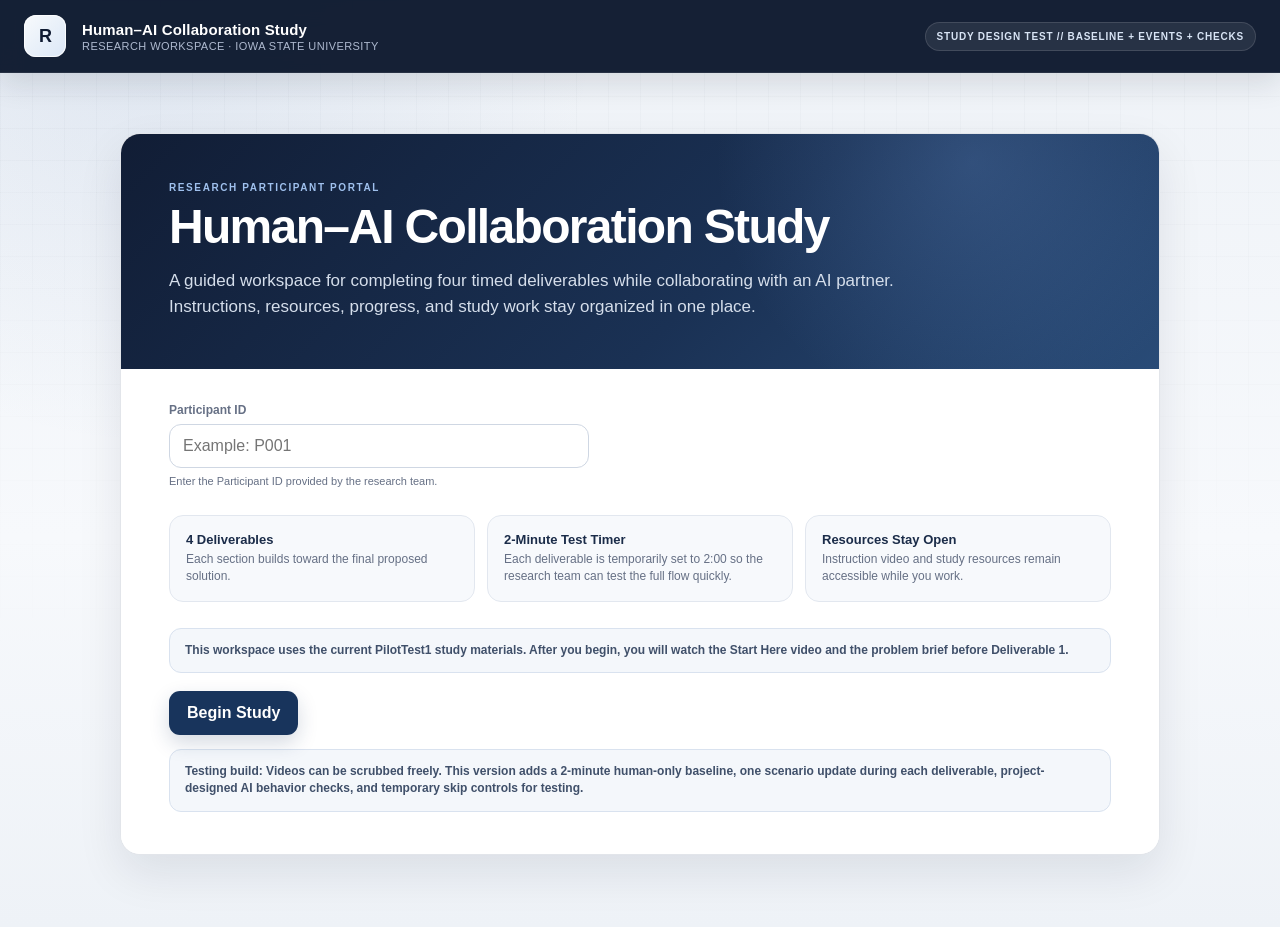
<file: research 2.html>
<!DOCTYPE html>
<html lang="en">
<head>
  <meta charset="UTF-8" />
  <meta name="viewport" content="width=device-width, initial-scale=1.0" />
  <title>BudsNiche Research Lab</title>
  <style>
    :root{
      --bg:#f3f6f3;
      --panel:#ffffff;
      --panel-2:#eef4ee;
      --ink:#172019;
      --muted:#657067;
      --line:#d6dfd7;
      --green:#2f6a45;
      --green-dark:#1f4f33;
      --green-soft:#dfeee3;
      --orange:#d98532;
      --orange-soft:#fff0df;
      --red:#b84c4c;
      --blue:#4775a6;
      --shadow:0 10px 30px rgba(27, 46, 32, .08);
      --radius:16px;
    }

    *{box-sizing:border-box}
    html{scroll-behavior:smooth}
    body{
      margin:0;
      font-family:Arial, Helvetica, sans-serif;
      background:var(--bg);
      color:var(--ink);
    }
    button,input,textarea,select{font:inherit}
    button{cursor:pointer}

    button:disabled{
      cursor:not-allowed;
      opacity:.48;
      filter:grayscale(.2);
    }
    .hidden{display:none!important}

    .topbar{
      position:sticky;
      top:0;
      z-index:50;
      background:rgba(255,255,255,.95);
      backdrop-filter:blur(10px);
      border-bottom:1px solid var(--line);
    }
    .topbar-inner{
      max-width:1440px;
      margin:0 auto;
      min-height:64px;
      padding:10px 18px;
      display:flex;
      align-items:center;
      gap:16px;
    }
    .brand-mark{
      width:40px;height:40px;border-radius:50%;
      background:var(--green);
      color:white;
      display:grid;
      place-items:center;
      font-weight:900;
      letter-spacing:-1px;
      border:2px solid var(--green-dark);
      flex:none;
    }
    .brand-copy{min-width:0}
    .brand-copy strong{display:block;font-size:16px}
    .brand-copy span{display:block;font-size:12px;color:var(--muted);margin-top:2px}
    .top-spacer{flex:1}
    .status-pill{
      border:1px solid var(--line);
      background:#fff;
      border-radius:999px;
      padding:8px 11px;
      font-size:12px;
      font-weight:700;
      color:var(--muted);
      white-space:nowrap;
    }

    .page{
      max-width:1440px;
      margin:0 auto;
      padding:26px 18px 60px;
    }
    .card{
      background:var(--panel);
      border:1px solid var(--line);
      border-radius:var(--radius);
      box-shadow:var(--shadow);
    }

    /* START */
    .start-shell{
      max-width:900px;
      margin:28px auto 0;
      overflow:hidden;
    }
    .start-hero{
      padding:38px;
      background:linear-gradient(135deg,#f8fbf8 0%,#e3eee5 100%);
      border-bottom:1px solid var(--line);
    }
    .eyebrow{
      color:var(--green);
      text-transform:uppercase;
      letter-spacing:.13em;
      font-size:12px;
      font-weight:900;
      margin-bottom:10px;
    }
    h1{
      margin:0;
      font-size:42px;
      line-height:1.02;
      letter-spacing:-1.6px;
    }
    .lead{
      margin:16px 0 0;
      color:var(--muted);
      font-size:17px;
      line-height:1.55;
      max-width:720px;
    }
    .start-body{padding:28px 38px 36px}
    .field-grid{
      display:grid;
      grid-template-columns:1fr 1fr;
      gap:14px;
    }
    label{
      font-size:12px;
      color:var(--muted);
      font-weight:800;
      display:block;
      margin-bottom:7px;
    }
    input,select,textarea{
      width:100%;
      border:1px solid #cbd5cc;
      border-radius:10px;
      background:white;
      color:var(--ink);
      padding:11px 12px;
      outline:none;
    }
    textarea{
      min-height:120px;
      resize:vertical;
      line-height:1.5;
    }
    input:focus,select:focus,textarea:focus{
      border-color:var(--green);
      box-shadow:0 0 0 3px rgba(47,106,69,.10);
    }
    .info-strip{
      display:grid;
      grid-template-columns:repeat(3,1fr);
      gap:10px;
      margin:20px 0;
    }
    .mini-info{
      border:1px solid var(--line);
      background:#fafcf9;
      border-radius:12px;
      padding:13px;
    }
    .mini-info strong{display:block;font-size:13px}
    .mini-info span{display:block;margin-top:4px;font-size:12px;color:var(--muted);line-height:1.4}
    .primary{
      border:0;
      border-radius:10px;
      background:var(--green);
      color:white;
      font-weight:900;
      padding:13px 18px;
    }
    .primary:hover{background:var(--green-dark)}
    .secondary{
      border:1px solid var(--line);
      border-radius:10px;
      background:white;
      color:var(--ink);
      font-weight:800;
      padding:11px 14px;
    }
    .secondary:hover{background:#f6f8f6}
    .danger{
      border:1px solid #e1bcbc;
      border-radius:10px;
      background:#fff7f7;
      color:#8e3636;
      font-weight:800;
      padding:11px 14px;
    }

    /* STUDY */
    .study-shell{display:grid;gap:18px}
    .progress-card{
      padding:18px;
      position:sticky;
      top:76px;
      z-index:35;
    }
    .progress-top{
      display:flex;
      align-items:center;
      gap:14px;
      margin-bottom:12px;
    }
    .progress-title{min-width:0}
    .progress-title strong{display:block;font-size:15px}
    .progress-title span{display:block;color:var(--muted);font-size:12px;margin-top:3px}
    .timer-box{
      margin-left:auto;
      min-width:150px;
      text-align:center;
      border-radius:11px;
      border:1px solid var(--line);
      padding:9px 12px;
      background:#f8faf8;
    }
    .timer-box.final{
      background:var(--orange-soft);
      border-color:#efc28f;
    }
    .timer-label{
      font-size:10px;
      font-weight:900;
      letter-spacing:.12em;
      text-transform:uppercase;
      color:var(--muted);
    }
    .timer{
      font-size:27px;
      font-weight:900;
      margin-top:2px;
      font-variant-numeric:tabular-nums;
    }
    .steps{
      display:grid;
      grid-template-columns:repeat(4,1fr);
      gap:7px;
    }
    .step{
      min-width:0;
      border-radius:8px;
      background:#edf1ed;
      padding:8px 10px;
      color:#788078;
      font-size:11px;
      font-weight:900;
      text-align:center;
      border:1px solid #e2e8e2;
    }
    .step.active{
      color:white;
      background:var(--green);
      border-color:var(--green);
    }
    .step.done{
      color:var(--green-dark);
      background:var(--green-soft);
      border-color:#c3dcc9;
    }

    .workspace{
      display:grid;
      grid-template-columns:minmax(0,1fr) 360px;
      gap:18px;
      align-items:start;
    }
    .main-column{display:grid;gap:16px;min-width:0}
    .side-column{
      display:grid;
      gap:16px;
      position:sticky;
      top:206px;
    }

    .section-card{overflow:hidden}
    .section-head{
      padding:16px 18px;
      border-bottom:1px solid var(--line);
      background:#fafcfa;
      display:flex;
      gap:12px;
      align-items:flex-start;
    }
    .section-head strong{font-size:15px}
    .section-head p{margin:4px 0 0;color:var(--muted);font-size:12px;line-height:1.45}
    .section-body{padding:18px}
    .prompt-block{
      border-left:4px solid var(--green);
      background:#f7faf7;
      padding:13px 14px;
      border-radius:0 10px 10px 0;
      margin-bottom:15px;
    }
    .prompt-block strong{font-size:13px}
    .prompt-block p{margin:6px 0 0;font-size:13px;line-height:1.5;color:#4d5850}
    .split{
      display:grid;
      grid-template-columns:1fr 1fr;
      gap:13px;
    }
    .field{margin-bottom:14px}
    .field:last-child{margin-bottom:0}
    .small-help{font-size:11px;color:var(--muted);margin-top:6px;line-height:1.4}

    .video-card{overflow:hidden}
    .video-head{
      padding:14px 15px;
      border-bottom:1px solid var(--line);
      display:flex;
      align-items:center;
      gap:10px;
      background:#f8faf8;
    }
    .video-head strong{font-size:13px}
    .video-head span{font-size:11px;color:var(--muted)}
    .video-placeholder{
      aspect-ratio:16/9;
      display:grid;
      place-items:center;
      padding:24px;
      background:#202723;
      color:white;
      text-align:center;
    }
    .play-circle{
      width:56px;height:56px;border-radius:50%;
      display:grid;place-items:center;
      background:white;color:var(--green-dark);
      margin:0 auto 12px;
      font-size:22px;font-weight:900;
    }
    .video-placeholder p{margin:0;color:#cbd4cd;font-size:12px;line-height:1.45}
    .video-actions{
      display:flex;
      gap:8px;
      padding:11px 13px;
      background:white;
    }
    .video-actions button{flex:1;font-size:12px;padding:9px}

    .resources-card{overflow:hidden}
    .resource-list{padding:10px}
    .resource{
      display:flex;
      gap:10px;
      align-items:center;
      border:1px solid var(--line);
      border-radius:9px;
      padding:10px;
      margin-bottom:8px;
      background:#fbfcfb;
    }
    .resource:last-child{margin-bottom:0}
    .resource-icon{
      width:34px;height:34px;border-radius:8px;
      background:var(--green-soft);
      color:var(--green-dark);
      display:grid;place-items:center;
      font-weight:900;font-size:11px;flex:none;
    }
    .resource-copy{min-width:0}
    .resource-copy strong{font-size:12px;display:block}
    .resource-copy span{font-size:10px;color:var(--muted);display:block;margin-top:3px}
    .resource button{
      margin-left:auto;
      border:0;
      background:none;
      color:var(--green);
      font-weight:900;
      font-size:11px;
      padding:7px;
    }

    .ai-card{padding:15px}
    .ai-card h3{font-size:14px;margin:0 0 5px}
    .ai-card p{font-size:11px;color:var(--muted);line-height:1.45;margin:0 0 12px}
    .ai-open{width:100%}
    .condition-tag{
      display:inline-block;
      background:#eef3ee;
      color:var(--green-dark);
      border:1px solid #d7e0d8;
      border-radius:999px;
      padding:5px 8px;
      font-size:10px;
      font-weight:900;
      margin-bottom:10px;
    }

    .work-status{
      display:flex;
      align-items:center;
      gap:8px;
      font-size:11px;
      color:var(--muted);
      padding:0 3px;
    }
    .save-dot{
      width:8px;height:8px;border-radius:50%;
      background:#7baa89;
    }

    .notice{
      border:1px solid #efc28f;
      background:var(--orange-soft);
      color:#6f461d;
      border-radius:12px;
      padding:13px 15px;
      font-size:12px;
      line-height:1.45;
      font-weight:700;
    }

    /* INTRO VIDEO */
    .instruction-stage{
      max-width:1040px;
      margin:0 auto;
    }
    .instruction-card{overflow:hidden}
    .instruction-copy{padding:24px}
    .instruction-copy h2{margin:0;font-size:26px}
    .instruction-copy p{margin:9px 0 0;color:var(--muted);line-height:1.55;font-size:14px}
    .instruction-video{
      aspect-ratio:16/9;
      background:#202723;
      display:grid;
      place-items:center;
      color:white;
      padding:30px;
      text-align:center;
    }
    .instruction-actions{
      display:flex;
      align-items:center;
      gap:12px;
      padding:18px 24px 24px;
    }
    .instruction-actions .secondary{margin-left:auto}

    /* COMPLETE */
    .complete-card{
      max-width:820px;
      margin:30px auto;
      padding:42px;
      text-align:center;
    }
    .complete-icon{
      width:72px;height:72px;border-radius:50%;
      background:var(--green-soft);
      color:var(--green);
      display:grid;place-items:center;
      font-size:32px;
      font-weight:900;
      margin:0 auto 18px;
    }
    .complete-card h2{margin:0;font-size:30px}
    .complete-card p{color:var(--muted);line-height:1.55}
    .summary-grid{
      display:grid;
      grid-template-columns:repeat(3,1fr);
      gap:10px;
      margin:24px 0;
      text-align:left;
    }
    .summary-box{
      background:#f8faf8;
      border:1px solid var(--line);
      border-radius:10px;
      padding:13px;
    }
    .summary-box strong{display:block;font-size:13px}
    .summary-box span{display:block;font-size:11px;color:var(--muted);margin-top:4px}

    /* REAL STUDY MEDIA + PRE-STUDY FLOW */
    .study-video{
      display:block;
      width:100%;
      aspect-ratio:16/9;
      background:#111713;
      object-fit:contain;
    }
    .prestudy-stage,.survey-stage{max-width:1040px;margin:0 auto}
    .prestudy-card,.survey-card{overflow:hidden}
    .prestudy-copy,.survey-copy{padding:24px}
    .prestudy-copy h2,.survey-copy h2{margin:0;font-size:28px}
    .prestudy-copy p,.survey-copy p{margin:9px 0 0;color:var(--muted);line-height:1.55;font-size:14px}
    .prestudy-actions,.survey-actions{display:flex;gap:10px;align-items:center;padding:18px 24px 24px;flex-wrap:wrap}
    .resource-library{padding:0 24px 24px}
    .resource-library h3{margin:0 0 10px;font-size:14px}
    .resource-link{color:inherit;text-decoration:none}
    .resource-link:hover .resource{border-color:#aac6b0;background:#f6faf6}
    .external-link{display:inline-flex;align-items:center;gap:5px}
    .study-meta{display:grid;grid-template-columns:repeat(2,1fr);gap:10px;margin-top:18px}
    .study-meta-box{border:1px solid var(--line);border-radius:10px;padding:11px;background:#fafcfa}
    .study-meta-box strong{display:block;font-size:12px}
    .study-meta-box span{display:block;color:var(--muted);font-size:11px;margin-top:3px;line-height:1.4}
    .skill-box{margin-top:10px;border:1px solid #d6dfd7;background:#f8faf8;border-radius:9px;padding:10px;font-size:11px;line-height:1.45}
    .skill-box strong{display:block;margin-bottom:3px}
    .structured-grid{display:grid;grid-template-columns:1fr 1fr;gap:12px}
    .structured-grid .field.full{grid-column:1/-1}
    .study-table-wrap{overflow-x:auto;border:1px solid var(--line);border-radius:10px;margin:10px 0 16px}
    .study-table{width:100%;border-collapse:collapse;min-width:720px}
    .study-table th{background:#eef3ee;font-size:11px;text-align:left;padding:9px;border-bottom:1px solid var(--line)}
    .study-table td{padding:6px;border-bottom:1px solid #e8ede8;border-right:1px solid #edf0ed;vertical-align:top}
    .study-table tr:last-child td{border-bottom:0}
    .study-table td:last-child{border-right:0}
    .study-table input,.study-table textarea{border:0;border-radius:6px;padding:8px;min-width:130px;background:#fff}
    .study-table textarea{min-height:70px}
    .month-grid input{min-width:90px}
    .orientation-badge{display:inline-block;border:1px solid #c7d8ca;background:var(--green-soft);color:var(--green-dark);font-size:10px;font-weight:900;border-radius:999px;padding:5px 8px;margin-bottom:10px}
    .survey-link-note{border:1px solid #d7e0d8;background:#f8faf8;border-radius:10px;padding:13px;margin-top:16px;font-size:12px;color:#4d5850;line-height:1.5}

    @media(max-width:1000px){
      .workspace{grid-template-columns:1fr}
      .side-column{position:static;grid-template-columns:1fr 1fr}
    }
    @media(max-width:700px){
      .page{padding:16px 12px 40px}
      h1{font-size:34px}
      .start-hero,.start-body{padding:24px}
      .field-grid,.split,.info-strip,.summary-grid,.structured-grid,.study-meta{grid-template-columns:1fr}
      .steps{grid-template-columns:1fr 1fr}
      .progress-card{position:static}
      .progress-top{align-items:flex-start;flex-wrap:wrap}
      .timer-box{margin-left:0}
      .side-column{grid-template-columns:1fr}
      .topbar-inner{padding-inline:12px}
      .status-pill{display:none}
    }

    /* =========================================================
       V6 RESEARCH WORKSPACE DESIGN
       Evidence-informed: reduce extraneous cognitive load, use
       strong visual grouping, visible progress, immediate feedback,
       and controlled novelty across deliverables.
       ========================================================= */
    :root{
      --bg:#edf1f6;
      --panel:#ffffff;
      --panel-2:#f6f8fb;
      --ink:#111827;
      --muted:#667085;
      --line:#d8dee8;
      --navy:#101b32;
      --navy-2:#162644;
      --research-blue:#2e5fa8;
      --shadow:0 18px 46px rgba(15,23,42,.09);
      --radius:18px;
    }

    body{
      font-family:"Aptos","Segoe UI",-apple-system,BlinkMacSystemFont,Arial,sans-serif;
      background:
        radial-gradient(circle at 12% 0%, rgba(74,114,176,.10), transparent 28rem),
        linear-gradient(180deg,#eef2f7 0%,#f7f9fc 58%,#eef2f7 100%);
      color:var(--ink);
    }
    body:before{
      content:"";position:fixed;inset:0;pointer-events:none;z-index:-1;
      background-image:linear-gradient(rgba(15,23,42,.022) 1px,transparent 1px),linear-gradient(90deg,rgba(15,23,42,.022) 1px,transparent 1px);
      background-size:32px 32px;mask-image:linear-gradient(to bottom,black,transparent 75%);
    }
    .topbar{
      background:rgba(14,25,47,.97);border-bottom:1px solid rgba(255,255,255,.08);
      color:white;box-shadow:0 10px 30px rgba(15,23,42,.12);
    }
    .topbar-inner{max-width:1600px;min-height:72px;padding:12px 24px}
    .brand-mark{
      width:42px;height:42px;border:0;border-radius:12px;background:linear-gradient(135deg,#f8fafc,#dbe7f7);
      color:var(--navy);font-size:18px;box-shadow:inset 0 0 0 1px rgba(255,255,255,.8);
    }
    .brand-copy strong{font-size:15px;letter-spacing:.01em}
    .brand-copy span{color:#aebad0;font-size:11px;letter-spacing:.04em;text-transform:uppercase}
    .status-pill{background:rgba(255,255,255,.08);border-color:rgba(255,255,255,.12);color:#d8e4f5;font-size:10px;letter-spacing:.08em;text-transform:uppercase}
    .page{max-width:1600px;padding:26px 24px 72px}
    .card{border:1px solid rgba(152,162,179,.28);box-shadow:var(--shadow);border-radius:20px}

    .eyebrow{color:#416ba8;letter-spacing:.16em;font-size:10px}
    h1,h2{letter-spacing:-.035em}
    .start-shell{max-width:1040px;margin-top:34px}
    .start-hero{
      padding:48px;background:
        radial-gradient(circle at 82% 12%,rgba(109,151,214,.25),transparent 16rem),
        linear-gradient(135deg,#111d35 0%,#1a3154 58%,#294b77 100%);
      border-bottom:0;color:white;
    }
    .start-hero .eyebrow{color:#9fc0ed}
    .start-hero h1{font-size:48px;max-width:700px}
    .start-hero .lead{color:#d5deeb;max-width:760px}
    .start-body{padding:34px 48px 42px;background:#fff}
    .info-strip{gap:12px;margin:26px 0}
    .mini-info{background:#f7f9fc;border-color:#e2e7ef;padding:16px;border-radius:14px}
    .mini-info strong{color:#1b2c49}
    input,select,textarea{border-color:#cfd7e3;border-radius:12px;background:#fff;padding:12px 13px}
    input:focus,select:focus,textarea:focus{border-color:#416ba8;box-shadow:0 0 0 4px rgba(65,107,168,.12)}
    .primary{background:#18345c;border-radius:11px;box-shadow:0 8px 20px rgba(24,52,92,.18)}
    .primary:hover{background:#102847}
    .secondary{border-color:#ccd5e2;border-radius:11px;background:#fff;color:#24344d}
    .secondary:hover{background:#f5f7fa}
    .notice{border-color:#d9e2ef;background:#f4f7fb;color:#40506a}

    .prestudy-stage,.instruction-stage,.survey-stage{max-width:1120px}
    .prestudy-card,.instruction-card,.survey-card{background:#fff;border-radius:22px}
    .prestudy-copy,.instruction-copy,.survey-copy{padding:30px 34px}
    .prestudy-copy h2,.instruction-copy h2,.survey-copy h2{font-size:34px;color:#14233b}
    .orientation-badge,.condition-tag{background:#eaf0f8;border-color:#d5dfed;color:#315784}
    .video-head{background:#f6f8fb;border-color:#e1e6ee;padding:14px 16px}
    .study-video{background:#0a0f18}
    .prestudy-actions,.instruction-actions,.survey-actions{padding:20px 34px 28px}
    .resource-library{padding:0 34px 30px}

    /* Research workspace shell */
    #studyScreen{--accent:#356bb3;--accent-2:#6b9bd3;--accent-soft:#edf4fd;--accent-deep:#1e497e}
    #studyScreen[data-deliverable="2"]{--accent:#b66528;--accent-2:#d89a5f;--accent-soft:#fff4e9;--accent-deep:#804016}
    #studyScreen[data-deliverable="3"]{--accent:#21756c;--accent-2:#56a39a;--accent-soft:#eaf7f5;--accent-deep:#15544e}
    #studyScreen[data-deliverable="4"]{--accent:#6955a7;--accent-2:#9986cc;--accent-soft:#f2effb;--accent-deep:#463379}
    .study-shell{gap:14px}
    .progress-card{
      top:84px;padding:14px 16px;background:linear-gradient(135deg,#101b32,#172843);color:#fff;border:0;border-radius:18px;
      box-shadow:0 16px 38px rgba(15,23,42,.18)
    }
    .progress-top{margin-bottom:12px}
    .progress-title strong{font-size:16px;letter-spacing:-.01em}
    .progress-title span{color:#aebbd0;font-size:11px}
    .timer-box{background:rgba(255,255,255,.08);border-color:rgba(255,255,255,.15);min-width:128px;padding:8px 11px}
    .timer-label{color:#aebbd0}
    .timer{font-size:24px}
    #skipTimerBtn{background:rgba(255,255,255,.08);border-color:rgba(255,255,255,.16);color:#e8eef7;font-size:11px;padding:9px 12px}
    #skipTimerBtn:hover{background:rgba(255,255,255,.14)}
    .steps{grid-template-columns:repeat(4,1fr);gap:8px}
    .step{
      display:flex;align-items:center;gap:9px;text-align:left;padding:9px 10px;border-radius:12px;
      background:rgba(255,255,255,.055);border-color:rgba(255,255,255,.08);color:#aebbd0
    }
    .step.active{background:var(--accent);border-color:transparent;color:white;box-shadow:0 8px 22px color-mix(in srgb,var(--accent) 30%,transparent)}
    .step.done{background:rgba(255,255,255,.10);border-color:rgba(255,255,255,.09);color:#dfe8f4}
    .step-index{font-size:10px;font-weight:900;letter-spacing:.08em;opacity:.72}
    .step-copy{display:flex;flex-direction:column;min-width:0}
    .step-copy strong{font-size:11px;white-space:nowrap;overflow:hidden;text-overflow:ellipsis}
    .step-copy small{font-size:9px;font-weight:600;opacity:.68;margin-top:2px}

    .workspace{grid-template-columns:minmax(0,1fr) 330px;gap:16px;align-items:start}
    .main-column{gap:10px}
    .section-card{border:0!important;background:transparent!important;box-shadow:none!important;overflow:visible}
    .section-head{
      position:relative;padding:28px 30px;background:linear-gradient(135deg,var(--accent-deep),var(--accent) 62%,var(--accent-2));
      border:0;color:#fff;border-radius:22px 22px 0 0;overflow:hidden
    }
    .section-head:before{
      content:"";position:absolute;width:220px;height:220px;border-radius:50%;right:-55px;top:-110px;
      border:42px solid rgba(255,255,255,.07)
    }
    .section-head:after{
      content:"DELIVERABLE " attr(data-step);position:absolute;right:28px;bottom:22px;font-size:10px;font-weight:900;
      letter-spacing:.18em;color:rgba(255,255,255,.63)
    }
    .section-head strong{font-size:27px;letter-spacing:-.035em;display:block}
    .section-head p{font-size:12px;max-width:720px;color:rgba(255,255,255,.80);margin-top:7px}
    .section-body{
      padding:24px 26px 30px;border:1px solid #dfe5ed;border-top:0;border-radius:0 0 22px 22px;
      background-color:#f6f8fb;
      background-image:radial-gradient(circle at 1px 1px,rgba(45,65,92,.075) 1px,transparent 0);
      background-size:22px 22px;box-shadow:0 20px 46px rgba(15,23,42,.08)
    }
    .prompt-block{
      position:relative;margin:0 0 18px;padding:16px 18px 16px 20px;background:rgba(255,255,255,.93);border:1px solid #dfe5ed;
      border-left:5px solid var(--accent);border-radius:13px;box-shadow:0 8px 20px rgba(15,23,42,.045)
    }
    .prompt-block strong{font-size:10px;text-transform:uppercase;letter-spacing:.13em;color:var(--accent-deep)}
    .prompt-block p{font-size:13px;color:#45556c;max-width:1000px}

    .deliverable-board{display:grid;gap:14px}
    .workspace-zone{
      position:relative;background:rgba(255,255,255,.97);border:1px solid #dfe5ed;border-radius:16px;padding:18px;
      box-shadow:0 10px 26px rgba(15,23,42,.055);overflow:hidden
    }
    .workspace-zone:before{content:"";position:absolute;left:0;top:0;right:0;height:4px;background:linear-gradient(90deg,var(--accent),var(--accent-2))}
    .zone-heading{display:flex;align-items:flex-start;gap:12px;margin-bottom:8px}
    .zone-number{flex:none;min-width:34px;height:27px;border-radius:8px;background:var(--accent-soft);color:var(--accent-deep);display:grid;place-items:center;font-size:9px;font-weight:900;letter-spacing:.07em}
    .zone-eyebrow{display:block;color:#7a8799;font-size:9px;font-weight:900;text-transform:uppercase;letter-spacing:.13em;margin-bottom:3px}
    .zone-heading h3{font-size:17px;line-height:1.15;margin:0;color:#18253a;letter-spacing:-.02em}
    .zone-help{font-size:11px;line-height:1.5;color:#68778c;margin:0 0 12px;max-width:900px}
    .zone-input{min-height:118px;border:1px solid #d9e0e9;background:#fbfcfe;border-radius:12px;padding:13px 14px;font-size:13px;line-height:1.55}
    .zone-input-tall{min-height:145px}
    .zone-input:focus{background:#fff;border-color:var(--accent);box-shadow:0 0 0 4px color-mix(in srgb,var(--accent) 13%,transparent)}

    .charter-board{grid-template-columns:1fr}
    .charter-pair{display:grid;grid-template-columns:1fr 1fr;gap:14px}
    .zone-human{background:linear-gradient(180deg,#fff,#fbfdff)}
    .zone-ai{background:linear-gradient(180deg,#fff,#f9fbff)}
    .zone-collaboration,.zone-roles{padding:20px}

    .problem-board{grid-template-columns:minmax(0,1fr)}
    .map-core{padding:20px;background:rgba(255,253,249,.98)}
    .map-canvas{
      min-height:330px;border:1px solid #e2d6ca;border-radius:14px;padding:14px;background-color:#fffdf9;
      background-image:radial-gradient(circle at 1px 1px,rgba(128,64,22,.13) 1px,transparent 0);background-size:20px 20px
    }
    .map-guide{display:flex;justify-content:space-between;gap:12px;align-items:center;margin-bottom:10px;padding:8px 10px;border-radius:10px;background:rgba(255,255,255,.83);border:1px solid #eadfd4;color:#744521}
    .map-guide span{font-size:11px;font-weight:800}.map-guide small{font-size:9px;color:#8f7158}
    .map-input{min-height:250px;background:rgba(255,255,255,.78);border-style:dashed;border-color:#d8c8b9;font-family:ui-monospace,SFMono-Regular,Menlo,Consolas,monospace;font-size:12px}

    .board-kicker{padding:16px 18px;border-radius:15px;background:linear-gradient(135deg,var(--accent-deep),var(--accent));color:white;box-shadow:0 10px 24px color-mix(in srgb,var(--accent) 18%,transparent)}
    .board-kicker span{display:block;font-size:9px;text-transform:uppercase;letter-spacing:.15em;opacity:.75;font-weight:900}
    .board-kicker strong{display:block;font-size:18px;margin-top:4px;letter-spacing:-.02em}
    .execution-board>.field,.review-board>.field{background:#fff;border:1px solid #dfe5ed;border-radius:14px;padding:16px;box-shadow:0 8px 20px rgba(15,23,42,.04)}
    .execution-board>.field label,.review-board>.field label{font-size:12px;color:#26364e}
    .study-table-wrap{border-color:#dce3eb;border-radius:14px;background:white;box-shadow:0 9px 24px rgba(15,23,42,.045);margin:0}
    .study-table th{background:var(--accent-soft);color:var(--accent-deep);font-size:10px;text-transform:uppercase;letter-spacing:.05em;padding:11px}
    .study-table td{padding:7px;border-color:#e8edf3}
    .study-table textarea,.study-table input{background:#fbfcfe;border:1px solid #e2e7ed!important;border-radius:9px!important}
    .study-table textarea:focus,.study-table input:focus{border-color:var(--accent)!important;box-shadow:0 0 0 3px color-mix(in srgb,var(--accent) 10%,transparent)}
    .roles-panel textarea,.review-lead textarea,.review-revisions textarea{min-height:145px}

    /* V7: instruction hierarchy + creative D2 map + expanding table cells */
    .prompt-block{
      padding:20px 22px 21px 24px;
      border-left-width:7px;
      box-shadow:0 12px 28px rgba(15,23,42,.07);
    }
    .prompt-block strong{
      display:block;
      font-size:11px;
      letter-spacing:.16em;
      margin-bottom:7px;
    }
    .prompt-block p{
      margin:0;
      max-width:1050px;
      font-size:18px;
      line-height:1.5;
      font-weight:750;
      color:#1d2b40;
      letter-spacing:-.01em;
    }
    .zone-heading h3{font-size:20px}
    .zone-help{
      font-size:14px;
      line-height:1.55;
      color:#4e5f76;
      margin-bottom:15px;
    }
    .execution-board>.field,.review-board>.field{
      padding:20px 22px;
      border-left:5px solid var(--accent);
    }
    .execution-board>.field label,.review-board>.field label{
      display:block;
      font-size:20px;
      line-height:1.2;
      color:#17253a;
      letter-spacing:-.025em;
      margin-bottom:7px;
    }
    .execution-board>.field .small-help,.review-board>.field .small-help{
      margin-top:0;
      font-size:14px;
      line-height:1.5;
      color:#52627a;
      max-width:1000px;
    }
    .study-table th{
      font-size:11px;
      line-height:1.35;
      padding:13px 12px;
    }
    .study-table textarea{
      width:100%;
      min-height:76px;
      height:auto;
      resize:none;
      overflow:hidden;
      line-height:1.45;
      font-size:13px;
    }
    .month-grid td{min-width:165px}
    .month-grid textarea.month-cell{
      width:100%;
      min-width:145px;
      min-height:64px;
      height:auto;
      resize:none;
      overflow:hidden;
      padding:12px 13px!important;
      font-size:14px;
      line-height:1.45;
      background:#fff!important;
    }

    .map-toolbank{
      position:sticky;
      top:0;
      z-index:8;
      display:flex;
      flex-wrap:wrap;
      gap:8px;
      align-items:center;
      margin:0 0 12px;
      padding:10px;
      background:rgba(255,255,255,.96);
      border:1px solid #e5d8ca;
      border-radius:12px;
      box-shadow:0 8px 20px rgba(83,52,29,.07);
      backdrop-filter:blur(8px);
    }
    .map-toolbank .tool-label{
      font-size:10px;
      font-weight:900;
      letter-spacing:.12em;
      text-transform:uppercase;
      color:#795838;
      margin:0 4px 0 2px;
    }
    .map-tool{
      display:inline-flex;
      align-items:center;
      gap:6px;
      border:1px solid #ddcfbf;
      border-radius:9px;
      background:#fffdf9;
      color:#4d3420;
      padding:8px 10px;
      font-size:11px;
      font-weight:850;
      cursor:pointer;
    }
    .map-tool:hover{background:#f9efe5;border-color:#c9ad91}
    .map-tool.danger-tool{margin-left:auto;color:#7b3131;border-color:#ebcece;background:#fffafa}
    .map-tool.danger-tool:hover{background:#fff0f0}
    .map-canvas{
      position:relative;
      min-height:520px;
      overflow:hidden;
    }
    .map-empty-hint{
      position:absolute;
      inset:50% auto auto 50%;
      transform:translate(-50%,-50%);
      max-width:430px;
      text-align:center;
      color:#9b7a5d;
      pointer-events:none;
    }
    .map-empty-hint strong{display:block;font-size:16px;color:#6f4b2d;margin-bottom:5px}
    .map-empty-hint span{font-size:12px;line-height:1.5}
    .map-object{
      position:absolute;
      min-width:120px;
      max-width:310px;
      border:1px solid #d8c7b7;
      border-radius:12px;
      background:#fff;
      box-shadow:0 8px 22px rgba(70,45,25,.10);
      color:#2a2119;
      user-select:none;
    }
    .map-object.selected{
      outline:3px solid rgba(217,133,50,.28);
      border-color:#d98532;
      box-shadow:0 10px 26px rgba(148,82,27,.16);
    }
    .map-grip{
      height:24px;
      display:flex;
      align-items:center;
      justify-content:center;
      cursor:grab;
      border-bottom:1px solid rgba(80,53,29,.08);
      color:#9b8068;
      font-size:13px;
      letter-spacing:2px;
      background:rgba(250,245,239,.8);
      border-radius:12px 12px 0 0;
    }
    .map-grip:active{cursor:grabbing}
    .map-object-content{
      min-width:120px;
      min-height:48px;
      padding:11px 12px;
      outline:none;
      white-space:pre-wrap;
      line-height:1.45;
      font-size:13px;
      user-select:text;
    }
    .map-object.map-note{background:#fff4b8;border-color:#eadb8f}
    .map-object.map-bullets{background:#edf7ff;border-color:#c9dfef}
    .map-object.map-label{
      min-width:90px;
      max-width:220px;
      border-radius:999px;
      background:#efe7ff;
      border-color:#d8c7f2;
    }
    .map-object.map-label .map-grip{border-radius:999px 999px 0 0}
    .map-object.map-label .map-object-content{min-height:34px;padding:8px 12px;font-weight:800}
    .map-object.map-arrow{
      min-width:76px;
      width:92px;
      border:0;
      background:transparent;
      box-shadow:none;
    }
    .map-object.map-arrow .map-grip{
      background:rgba(255,255,255,.72);
      border:1px solid #e1d4c8;
      border-radius:8px;
      height:20px;
      width:42px;
      margin:auto;
    }
    .map-arrow-glyph{
      text-align:center;
      font-size:58px;
      line-height:1;
      color:#6d4a2e;
      filter:drop-shadow(0 3px 2px rgba(80,50,28,.08));
      cursor:grab;
    }

    .side-column{top:170px;gap:12px}
    .side-column .card{border:1px solid #dce3ec;box-shadow:0 12px 30px rgba(15,23,42,.07);border-radius:16px;overflow:hidden}
    .side-column .video-head{background:#f6f8fb;padding:12px 13px}
    .side-column .video-head strong{font-size:11px;color:#24344d}.side-column .video-head span{font-size:9px}
    .side-column .study-video{aspect-ratio:16/9}
    .video-actions{padding:9px;gap:6px}.video-actions button{font-size:10px;padding:8px}
    .resource-list{padding:8px}
    .resource{padding:9px;border-color:#e1e6ee;background:#fff;border-radius:10px;margin-bottom:6px}
    .resource-icon{background:var(--accent-soft);color:var(--accent-deep);border-radius:8px}
    .resource-copy strong{font-size:10px}.resource-copy span{font-size:9px}
    .resource button{color:var(--accent-deep);font-size:9px}
    .ai-card{padding:14px;background:linear-gradient(180deg,#fff,#f8fafc)}
    .ai-card h3{color:#1d2c44}.ai-card p{font-size:10px}
    .skill-box{background:var(--accent-soft);border-color:color-mix(in srgb,var(--accent) 20%,#dbe3ec);color:#435168}
    .ai-open{background:var(--accent-deep);box-shadow:none}
    .work-status{font-size:10px;color:#65758a;padding:3px 4px}.save-dot{background:#3f9a74;box-shadow:0 0 0 4px rgba(63,154,116,.10)}

    .survey-card{max-width:780px;margin:30px auto}


    /* V8 study-design additions */
    .baseline-stage{max-width:1120px;margin:0 auto}
    .baseline-card{overflow:hidden;background:#fff;border-radius:22px}
    .baseline-copy{padding:30px 34px 18px}
    .baseline-copy h2{margin:0;font-size:34px;color:#14233b;letter-spacing:-.04em}
    .baseline-copy p{margin:10px 0 0;color:#56657a;line-height:1.55;font-size:15px;max-width:850px}
    .baseline-warning{margin:0 34px 20px;border:1px solid #f0c78d;background:#fff8e8;color:#704c1d;border-radius:13px;padding:14px 16px;font-size:13px;font-weight:750}
    .baseline-grid{display:grid;grid-template-columns:1fr 1fr;gap:14px;padding:0 34px 18px}
    .baseline-field{border:1px solid #d9e2ef;border-radius:16px;padding:16px;background:#fbfdff}
    .baseline-field.full{grid-column:1/-1}
    .baseline-field label{font-size:16px;color:#1b2b44;margin-bottom:8px}
    .baseline-field textarea{min-height:150px;font-size:14px;line-height:1.55}
    .baseline-confidence{display:grid;grid-template-columns:1fr auto;gap:14px;align-items:center}
    .baseline-confidence input[type="range"]{padding:0;border:0;box-shadow:none}
    .confidence-value{min-width:58px;text-align:center;border-radius:10px;background:#14233b;color:#fff;font-weight:900;padding:10px}
    .baseline-timer-row{display:flex;align-items:center;gap:12px;padding:0 34px 24px;flex-wrap:wrap}
    .baseline-timer{margin-left:auto;border:1px solid #ccd8e7;border-radius:12px;padding:9px 14px;background:#f7faff;font-weight:900;font-variant-numeric:tabular-nums;color:#14233b}

    .event-backdrop{position:fixed;inset:0;z-index:200;background:rgba(10,18,32,.64);backdrop-filter:blur(6px);display:grid;place-items:center;padding:20px}
    .event-modal{width:min(720px,100%);background:#fff;border-radius:22px;box-shadow:0 24px 80px rgba(0,0,0,.3);overflow:hidden;border:1px solid #dbe3ed}
    .event-stripe{height:8px;background:linear-gradient(90deg,#1f5f8f,#6a4bb6,#d98532)}
    .event-body{padding:28px 30px}
    .event-kicker{font-size:11px;font-weight:950;letter-spacing:.14em;text-transform:uppercase;color:#6d4ea2}
    .event-body h2{margin:7px 0 10px;font-size:30px;letter-spacing:-.04em;color:#14233b}
    .event-category{display:inline-flex;margin-bottom:14px;border-radius:999px;background:#eef3fb;color:#294a75;padding:7px 10px;font-size:11px;font-weight:900}
    .event-text{font-size:17px;line-height:1.55;color:#29384d;margin:0 0 18px}
    .event-note{font-size:12px;color:#6a7789;margin:0 0 16px}
    .event-body textarea{min-height:115px;font-size:14px;line-height:1.5}
    .event-actions{display:flex;justify-content:flex-end;gap:10px;padding:0 30px 28px}

    .manip-check{margin-top:20px;border:1px solid #dce5ef;border-radius:16px;background:#fbfdff;padding:18px}
    .manip-check h3{margin:0;font-size:18px;color:#17253a}
    .manip-check>p{margin:6px 0 14px;color:#647185;font-size:12px;line-height:1.45}
    .likert-head,.likert-row{display:grid;grid-template-columns:minmax(260px,1fr) repeat(5,56px);gap:6px;align-items:center}
    .likert-head{font-size:10px;color:#778396;font-weight:900;text-align:center;padding:0 4px 7px}
    .likert-head div:first-child{text-align:left}
    .likert-row{padding:11px 4px;border-top:1px solid #e5ebf2}
    .likert-label{font-size:12px;line-height:1.4;color:#27364b;font-weight:700}
    .likert-choice{text-align:center}
    .likert-choice input{width:auto;accent-color:#2f5f91}
    .survey-lock-note{margin-top:12px;font-size:11px;color:#6a7688}

    @media(max-width:760px){
      .baseline-grid{grid-template-columns:1fr;padding-inline:18px}.baseline-field.full{grid-column:auto}
      .baseline-copy{padding:24px 18px 16px}.baseline-warning{margin-inline:18px}.baseline-timer-row{padding-inline:18px}
      .likert-head,.likert-row{grid-template-columns:1fr repeat(5,42px)}
      .likert-label{grid-column:1/-1;margin-bottom:4px}
    }
    .complete-card{background:#fff;max-width:900px}
    .complete-icon{background:#eaf1fb;color:#315f9e}

    @media(max-width:1120px){
      .workspace{grid-template-columns:1fr}.side-column{position:static;grid-template-columns:1fr 1fr}.side-column .ai-card{grid-column:1/-1}
    }
    @media(max-width:760px){
      .page{padding:16px 12px 42px}.topbar-inner{padding:10px 12px}.start-hero{padding:32px 24px}.start-hero h1{font-size:38px}.start-body{padding:26px 24px}
      .progress-card{position:static}.steps{grid-template-columns:1fr 1fr}.charter-pair{grid-template-columns:1fr}.section-head{padding:22px 20px}.section-head strong{font-size:24px}.section-body{padding:18px 14px 22px}
      .side-column{grid-template-columns:1fr}.side-column .ai-card{grid-column:auto}.map-guide{align-items:flex-start;flex-direction:column}.workspace-zone{padding:15px}
    }

  </style>
</head>
<body>
  <header class="topbar">
    <div class="topbar-inner">
      <div class="brand-mark">R</div>
      <div class="brand-copy">
        <strong>Human–AI Collaboration Study</strong>
        <span>Research Workspace · Iowa State University</span>
      </div>
      <div class="top-spacer"></div>
      <div class="status-pill" id="topStatus">Prototype // Local Save</div>
    </div>
  </header>

  <main class="page">
    <!-- START SCREEN -->
    <section id="startScreen" class="start-shell card">
      <div class="start-hero">
        <div class="eyebrow">Research Participant Portal</div>
        <h1>Human–AI Collaboration Study</h1>
        <p class="lead">
          A guided workspace for completing four timed deliverables while collaborating with an AI partner.
          Instructions, resources, progress, and study work stay organized in one place.
        </p>
      </div>
      <div class="start-body" id="startBodyMarker">
        <div style="max-width:420px">
          <label for="participantId">Participant ID</label>
          <input id="participantId" placeholder="Example: P001" autocomplete="off" />
          <div class="small-help">Enter the Participant ID provided by the research team.</div>
        </div>

        <div class="info-strip">
          <div class="mini-info">
            <strong>4 Deliverables</strong>
            <span>Each section builds toward the final proposed solution.</span>
          </div>
          <div class="mini-info">
            <strong>2-Minute Test Timer</strong>
            <span>Each deliverable is temporarily set to 2:00 so the research team can test the full flow quickly.</span>
          </div>
          <div class="mini-info">
            <strong>Resources Stay Open</strong>
            <span>Instruction video and study resources remain accessible while you work.</span>
          </div>
        </div>

        <div class="notice" style="margin-bottom:18px">
          This workspace uses the current PilotTest1 study materials. After you begin, you will watch the Start Here video and the problem brief before Deliverable 1.
        </div>

        <button class="primary" id="beginStudyBtn">Begin Study</button>
      </div>
    </section>

    <!-- PRE-STUDY ORIENTATION / PROBLEM BRIEF -->
    <section id="preStudyScreen" class="prestudy-stage hidden">
      <div class="prestudy-card card">
        <div class="prestudy-copy">
          <div class="orientation-badge" id="preStudyBadge">Study Orientation</div>
          <h2 id="preStudyTitle">Start Here</h2>
          <p id="preStudyDescription">Watch the study orientation before continuing.</p>
          <div class="study-meta" id="preStudyMeta"></div>
        </div>
        <video id="preStudyVideo" class="study-video" controls playsinline preload="metadata"></video>
        <div id="preStudyResources" class="resource-library hidden"></div>
        <div class="prestudy-actions">
          <button class="primary" id="continuePreStudyBtn">Continue</button>
          <button class="secondary" id="preStudySaveBtn">Save Progress</button>
        </div>
      </div>
    </section>

    <!-- HUMAN-ONLY BASELINE -->
    <section id="baselineScreen" class="baseline-stage hidden">
      <div class="baseline-card card">
        <div class="baseline-copy">
          <div class="orientation-badge">Human Baseline</div>
          <h2>Your initial take — before AI</h2>
          <p>Work independently for this short baseline. We want your own first interpretation before you open the AI collaborator.</p>
        </div>
        <div class="baseline-warning"><strong>Do not use AI yet.</strong> This gives the research team a human-only starting point to compare with the final team solution.</div>
        <div class="baseline-grid">
          <div class="baseline-field full">
            <label for="baselineProblem">How do you currently understand the problem?</label>
            <textarea id="baselineProblem" placeholder="Write your initial interpretation of the Ames community-space problem."></textarea>
          </div>
          <div class="baseline-field">
            <label for="baselineIdeas">What are your first ideas?</label>
            <textarea id="baselineIdeas" placeholder="List your initial ideas or possible initiatives before talking with AI."></textarea>
          </div>
          <div class="baseline-field">
            <label for="baselinePriorities">What matters most in a good solution?</label>
            <textarea id="baselinePriorities" placeholder="Note the criteria, priorities, or tradeoffs you think matter most."></textarea>
          </div>
          <div class="baseline-field full">
            <label for="baselineConfidence">How confident are you in your initial direction?</label>
            <div class="baseline-confidence">
              <input id="baselineConfidence" type="range" min="0" max="100" step="1" value="50" />
              <div class="confidence-value"><span id="baselineConfidenceValue">50</span>%</div>
            </div>
          </div>
        </div>
        <div class="baseline-timer-row">
          <button class="primary" id="startBaselineBtn">Start 2-Minute Baseline</button>
          <button class="secondary hidden" id="finishBaselineBtn">Finish Baseline → Deliverable 1</button>
          <button class="secondary" id="skipBaselineBtn" type="button" title="Temporary testing control">Skip Baseline (Testing)</button>
          <div class="baseline-timer" id="baselineTimer">02:00</div>
        </div>
      </div>
    </section>

    <!-- INSTRUCTION SCREEN -->
    <section id="instructionScreen" class="instruction-stage hidden">
      <div class="instruction-card card">
        <div class="instruction-copy">
          <div class="eyebrow" id="instructionEyebrow">Deliverable 1 of 4</div>
          <h2 id="instructionTitle">Roles & Initial Approach</h2>
          <p id="instructionDescription">
            Watch the instructions before starting the timed work period. This video will remain available during the deliverable.
          </p>
        </div>
        <div class="video-head">
          <div>
            <strong id="instructionVideoLabel">Instruction Video 1</strong>
            <span>Study instruction video</span>
          </div>
        </div>
        <video id="instructionVideo" class="study-video" controls playsinline preload="metadata"></video>
        <div class="instruction-actions">
          <button class="primary" id="startDeliverableBtn" disabled>Finish Video to Unlock</button>
          <button class="secondary" id="saveExitBtn">Save Prototype Progress</button>
        </div>
      </div>
    </section>

    <!-- WORKSPACE -->
    <section id="studyScreen" class="study-shell hidden">
      <div class="progress-card card">
        <div class="progress-top">
          <div class="progress-title">
            <strong id="progressHeading">Deliverable 1 — Roles & Initial Approach</strong>
            <span id="progressSubheading">Work period in progress. Your responses save automatically.</span>
          </div>
          <button class="secondary" id="skipTimerBtn" type="button" title="Temporary testing control">Skip Timer →</button>
          <div class="timer-box" id="timerBox">
            <div class="timer-label" id="timerLabel">Work Period</div>
            <div class="timer" id="timer">02:00</div>
          </div>
        </div>
        <div class="steps" id="steps"></div>
      </div>

      <div id="finalTouchesNotice" class="notice hidden">
        Test timer complete. Your work has been saved and the post-deliverable survey will open next.
      </div>

      <div class="workspace">
        <div class="main-column">
          <div class="section-card card">
            <div class="section-head">
              <div>
                <strong id="taskTitle">Current Task</strong>
                <p id="taskDescription"></p>
              </div>
            </div>
            <div class="section-body">
              <div class="prompt-block">
                <strong id="taskPromptTitle">Deliverable Goal</strong>
                <p id="taskPrompt"></p>
              </div>

              <div id="deliverableFields"></div>
            </div>
          </div>

          <div class="work-status">
            <span class="save-dot"></span>
            <span id="saveStatus">Changes save automatically on this device.</span>
          </div>
        </div>

        <aside class="side-column">
          <!-- VIDEO PERSISTS DURING FULL DELIVERABLE -->
          <div class="video-card card">
            <div class="video-head">
              <div>
                <strong id="sideVideoTitle">Instruction Video 1</strong>
                <span>Available throughout this deliverable</span>
              </div>
            </div>
            <div id="sideVideoPlaceholder">
              <video id="sideVideo" class="study-video" controls playsinline preload="metadata"></video>
            </div>
            <div class="video-actions">
              <button class="secondary" id="replayVideoBtn">Replay / Reference</button>
              <button class="secondary" id="collapseVideoBtn">Hide Video</button>
            </div>
          </div>

          <div class="resources-card card">
            <div class="video-head">
              <div>
                <strong>Study Resources</strong>
                <span>Accessible during every deliverable</span>
              </div>
            </div>
            <div class="resource-list" id="workspaceResourceList"></div>
          </div>

          <div class="ai-card card">
            <div class="condition-tag" id="conditionTag">Assigned AI Workspace</div>
            <h3>AI Collaborator</h3>
            <p>
              Keep the AI on the second monitor while this study workspace stays open here.
            </p>
            <div class="skill-box" id="skillBox"></div>
            <button class="primary ai-open" id="openAiBtn">Open AI Workspace ↗</button>
          </div>

          <button class="secondary" id="manualSaveBtn">Save Progress Now</button>
        </aside>
      </div>
    </section>

    <!-- POST-DELIVERABLE SURVEY -->
    <section id="surveyScreen" class="survey-stage hidden">
      <div class="survey-card card">
        <div class="survey-copy">
          <div class="eyebrow" id="surveyEyebrow">Deliverable Complete</div>
          <h2 id="surveyTitle">Post-deliverable survey</h2>
          <p id="surveyDescription">Complete the short Qualtrics survey before moving to the next deliverable.</p>
          <div class="survey-link-note">The survey opens in a new tab so your BudsNiche study workspace and saved responses stay open here.</div>
          <div id="manipulationCheckContainer" class="manip-check"></div>
          <div class="survey-lock-note">Complete the quick AI behavior check before opening the external survey.</div>
        </div>
        <div class="survey-actions">
          <button class="primary" id="openSurveyBtn">Open Survey ↗</button>
          <button class="secondary" id="surveyCompleteBtn">I Finished the Survey — Continue</button>
        </div>
      </div>
    </section>

    <!-- MID-DELIVERABLE STUDY UPDATE -->
    <div id="eventBackdrop" class="event-backdrop hidden" role="dialog" aria-modal="true" aria-labelledby="eventTitle">
      <div class="event-modal">
        <div class="event-stripe"></div>
        <div class="event-body">
          <div class="event-kicker">New Study Information</div>
          <h2 id="eventTitle">Scenario Update</h2>
          <div class="event-category" id="eventCategory">Collaboration update</div>
          <p class="event-text" id="eventText"></p>
          <p class="event-note">The timer is paused while you read this update. Briefly state what your team should change, then continue working.</p>
          <label for="eventResponse">What changes because of this update?</label>
          <textarea id="eventResponse" placeholder="Describe the change your team should make."></textarea>
        </div>
        <div class="event-actions">
          <button class="primary" id="ackEventBtn">Apply Update & Continue</button>
        </div>
      </div>
    </div>

    <!-- COMPLETE -->
    <section id="completeScreen" class="complete-card card hidden">
      <div class="complete-icon">✓</div>
      <div class="eyebrow">Study Complete</div>
      <h2>All four deliverables are saved.</h2>
      <p>
        All four deliverables are complete. Finish the post-session survey, then follow the researcher's closing instructions.
      </p>
      <div class="summary-grid">
        <div class="summary-box">
          <strong id="summaryParticipant">Participant —</strong>
          <span>Study identifier</span>
        </div>
        <div class="summary-box">
          <strong id="summaryCondition">AI workspace assigned</strong>
          <span>Study assignment recorded</span>
        </div>
        <div class="summary-box">
          <strong>4 / 4 Complete</strong>
          <span>Deliverables saved</span>
        </div>
      </div>
      <button class="primary" id="postSessionBtn">Open Post-Session Survey ↗</button>
      <button class="secondary" id="exportBtn">Export Prototype Data</button>
      <button class="danger" id="resetBtn" style="margin-left:8px">Reset Demo</button>
    </section>
  </main>

  <script>
    // TEST BUILD: each deliverable is intentionally 2 minutes so the team can move through the full study quickly.
    const DEMO_MODE = true;
    const WORK_SECONDS = 2 * 60;
    const BASELINE_SECONDS = 2 * 60;
    const EVENT_TRIGGER_SECONDS = Math.floor(WORK_SECONDS / 2);
    const FINAL_SECONDS = 0;
    const BUILD_ID = "research-workspace-v8-study-design";
    const STORAGE_KEY = "budsnicheResearchWorkspaceV8";

    // ===== STUDY CONFIG =====
    // Update links here when a study asset changes. The rest of the page reads from this object.
    const STORAGE_BASE = "https://xrwtuneumaoviwdintej.supabase.co/storage/v1/object/public/research-study";
    const STUDY = {
      videos: {
        // IMPORTANT: the files in Supabase were renamed in list order, so their filenames do not match their actual video content.
        // This mapping intentionally points each study step to the file that contains the correct video.
        start: `${STORAGE_BASE}/Videos/01-start-here.mp4`,
        problem: `${STORAGE_BASE}/Videos/06-deliverable-4.mp4`, // Strengthening Third Places / Problem Package
        deliverables: [
          `${STORAGE_BASE}/Videos/02-problem-brief.mp4`,       // actual Deliverable 1 — Team Charter
          `${STORAGE_BASE}/Videos/03-deliverable-1.mp4`,      // actual Deliverable 2 — Problem Representation
          `${STORAGE_BASE}/Videos/04-deliverable-2.mp4`,      // actual Deliverable 3 — Execution Plan
          `${STORAGE_BASE}/Videos/05-deliverable-3.mp4`       // actual Deliverable 4 — Review & Evaluation
        ]
      },
      resources: [
        {name:"Downtown Ames: A Guiding Vision for the Future", meta:"Ames downtown planning report", url:`${STORAGE_BASE}/Resources/01-downtown-ames.pdf`},
        {name:"2025 Ames Resident Satisfaction Survey", meta:"Resident satisfaction and community data", url:`${STORAGE_BASE}/Resources/02-resident-survey-2025.pdf`},
        {name:"Ames Plan 2040", meta:"City comprehensive planning resource", url:`${STORAGE_BASE}/Resources/03-ames-plan-2040.pdf`},
        {name:"U.S. Surgeon General Social Connection Advisory", meta:"Loneliness, isolation, and social connection", url:`${STORAGE_BASE}/Resources/04-social-connection-advisory.pdf`}
      ],
      ai: {
        regular: "https://chatgpt.com/",
        trained: "https://chatgpt.com/g/g-p-6af34558b4e48191a9ab13ae13c6fb0c-pilottest1-11-12-2026/project"
      },
      surveys: [
        "https://iastate.qualtrics.com/jfe/form/SV_4VGrk7s2I0QFmyq",
        "https://iastate.qualtrics.com/jfe/form/SV_dpzc7nTY6dYLVUa",
        "https://iastate.qualtrics.com/jfe/form/SV_1KQaPlDm61LG8PI",
        "https://iastate.qualtrics.com/jfe/form/SV_0AFEkYgx0OJQ2d8"
      ],
      postSession: "https://iastate.qualtrics.com/jfe/form/SV_3vBycJeNhVnxsd8",
      events: [
        {
          title: "Role clarity update",
          category: "Direction / delegation",
          text: "Scenario update: the city team now requires you to clearly identify who verifies factual claims and who has final say when the human and AI disagree. Revisit the charter if this changes your role plan."
        },
        {
          title: "New evidence arrives",
          category: "Information / evidence",
          text: "Scenario update: a new resident-feedback summary conflicts with one assumption in the current problem map. For this exercise, scheduling flexibility is now a stronger barrier than physical location. Update the representation if needed."
        },
        {
          title: "Pilot constraint changes",
          category: "Integration / adaptation",
          text: "Scenario update: the available pilot budget has been reduced by 30%. Keep three initiatives, but revise scope, timing, or responsibilities so the six-month plan still works."
        },
        {
          title: "Stakeholder feedback",
          category: "Evaluation / correction",
          text: "Scenario update: the initiative receiving the strongest community interest also has the largest feasibility concerns. Re-evaluate the tradeoff and revise your final assessment if needed."
        }
      ]
    };

    const DELIVERABLES = [
      {
        title: "Team Charter",
        short: "Charter",
        desc: "Create a shared team charter that defines the problem objective, teammate profiles, collaboration style, and responsibilities.",
        prompt: "Work with your AI teammate to establish how your team will approach the Ames community-space problem before moving into problem representation.",
        skill: "@CPS Exploring and Understanding",
        figjam: "https://www.figma.com/board/FDPvzXqrjx7IbSi2MYtVgW/PilotTest1_11_12_2026?node-id=2-2&t=GRfCPeNGz810Rmex-4",
        fields: [
          {key:"purpose", label:"Project purpose and desired outcomes", help:"What is the team trying to accomplish, and what would a strong outcome look like?", full:true},
          {key:"humanProfile", label:"Human teammate profile", help:"Relevant strengths, knowledge, limits, preferences, or responsibilities of the human teammate."},
          {key:"aiProfile", label:"AI teammate profile", help:"What the AI can contribute, where it should be checked, and what role it should play."},
          {key:"collaborationStyle", label:"Collaboration style", help:"How should the human and AI communicate, challenge ideas, verify work, and make decisions?", full:true},
          {key:"rolesResponsibilities", label:"Roles and responsibilities", help:"Record the main responsibilities owned by the human, the AI, or shared by both.", full:true}
        ]
      },
      {
        title: "Problem Representation",
        short: "Represent",
        desc: "Document the problem's scope, components, resources, information, and task ownership in a shared representation.",
        prompt: "Break down how Ames community spaces could better support adults ages 18–35. Show the important pieces, relationships, information needs, and who should own each part of the work.",
        skill: "@CPS Represent and Formulate",
        figjam: "https://www.figma.com/board/FDPvzXqrjx7IbSi2MYtVgW/PilotTest1_11_12_2026?node-id=3-136&t=L5qRrFE3sEqrpFD9-4",
        fields: [
          {key:"problemFormulation", label:"Problem formulation", help:"State the problem clearly, including the target population, setting, constraints, and desired result.", full:true},
          {key:"sharedRepresentation", label:"Shared representation", help:"Describe the major components and how they connect. You can use arrows, bullets, or a simple text map.", full:true},
          {key:"tasksOwnership", label:"Tasks and ownership", help:"What work needs to be done next, and which teammate should own or share each task?", full:true}
        ]
      },
      {
        title: "Execution Plan",
        short: "Execute",
        desc: "Turn the proposed initiatives into a concrete six-month pilot plan with outcomes, milestones, deliverables, and responsibilities.",
        prompt: "Develop three initiatives for a six-month pilot. Make the plan specific enough that another team could understand what happens, when it happens, and who is responsible.",
        skill: "@CPS Plan and Execute",
        figjam: "https://www.figma.com/board/FDPvzXqrjx7IbSi2MYtVgW/PilotTest1_11_12_2026?node-id=3-228&t=BmsHM2DWgD0TVY9g-4",
        custom: "execution"
      },
      {
        title: "Review & Evaluation",
        short: "Review",
        desc: "Review the team's understanding, assess progress and evidence, and identify feedback, revisions, and next steps.",
        prompt: "Evaluate the three proposed initiatives and the team's overall plan. Record what is supported, what needs revision, and what should happen next.",
        skill: "@CPS Monitor and Reflect",
        figjam: "https://www.figma.com/board/FDPvzXqrjx7IbSi2MYtVgW/PilotTest1_11_12_2026?node-id=3-136&t=L5qRrFE3sEqrpFD9-4",
        custom: "review"
      }
    ];

    const MANIPULATION_ITEMS = [
      {key:"asksReasoning", text:"The AI asked for my reasoning or context instead of immediately giving a final answer."},
      {key:"challengesIdeas", text:"The AI challenged or questioned my ideas when it was useful."},
      {key:"encouragesVerification", text:"The AI encouraged checking evidence, assumptions, or factual claims."},
      {key:"adaptsToInput", text:"The AI adapted its approach after my input or new information."},
      {key:"twoWayCollaboration", text:"The interaction felt like two-way collaboration rather than the AI simply giving me answers."}
    ];

    const state = {
      buildId: BUILD_ID,
      participantId: "",
      condition: "regular",
      current: 0,
      phase: "start", // start, orientation, problem, instructions, work, survey, complete
      seconds: WORK_SECONDS,
      answers: [{},{},{},{}],
      startedAt: null,
      deliverableStartedAt: [null,null,null,null],
      deliverableCompletedAt: [null,null,null,null],
      orientationCompleted: false,
      problemBriefCompleted: false,
      baseline: {
        problem: "",
        ideas: "",
        priorities: "",
        confidence: 50,
        startedAt: null,
        completedAt: null,
        seconds: BASELINE_SECONDS,
        active: false
      },
      events: [null,null,null,null],
      manipulationChecks: [{},{},{},{}],
      skipAfterEvent: false,
      surveysOpened: [false,false,false,false]
    };

    let interval = null;
    let baselineInterval = null;
    let saveTimeout = null;
    const $ = (id) => document.getElementById(id);

    function saveState() {
      localStorage.setItem(STORAGE_KEY, JSON.stringify(state));
      if ($("saveStatus")) {
        $("saveStatus").textContent = "Saved " + new Date().toLocaleTimeString([], {hour:"numeric",minute:"2-digit",second:"2-digit"});
      }
    }

    function loadState() {
      try {
        const saved = JSON.parse(localStorage.getItem(STORAGE_KEY));
        if (!saved || saved.buildId !== BUILD_ID) return false;
        Object.assign(state, saved);
        state.answers = Array.isArray(state.answers) ? state.answers : [{},{},{},{}];
        while (state.answers.length < 4) state.answers.push({});
        state.surveysOpened = state.surveysOpened || [false,false,false,false];
        state.events = Array.isArray(state.events) ? state.events : [null,null,null,null];
        while (state.events.length < 4) state.events.push(null);
        state.manipulationChecks = Array.isArray(state.manipulationChecks) ? state.manipulationChecks : [{},{},{},{}];
        while (state.manipulationChecks.length < 4) state.manipulationChecks.push({});
        state.baseline = state.baseline || {problem:"",ideas:"",priorities:"",confidence:50,startedAt:null,completedAt:null,seconds:BASELINE_SECONDS,active:false};
        if (!Number.isFinite(state.baseline.seconds)) state.baseline.seconds = BASELINE_SECONDS;
        return true;
      } catch {
        return false;
      }
    }

    function showOnly(id) {
      ["startScreen","preStudyScreen","baselineScreen","instructionScreen","studyScreen","surveyScreen","completeScreen"].forEach(x => $(x).classList.add("hidden"));
      $(id).classList.remove("hidden");
      window.scrollTo({top:0,behavior:"smooth"});
    }

    function setVideo(el, src) {
      if (!el) return;
      if (el.dataset.src === src) return;
      el.pause();
      el.src = src;
      el.dataset.src = src;
      el.load();
    }

    function requireVideoCompletion(video, button, unlockedText) {
      if (!video || !button) return;

      button.disabled = true;
      button.textContent = "Finish Video to Unlock";
      button.setAttribute("aria-disabled", "true");
      video.dataset.requiredComplete = "false";

      // TEST/REVIEW BEHAVIOR:
      // Participants/researchers may scrub freely forward and backward in every video.
      // The next step still unlocks when the video reaches its end.
      video.ontimeupdate = null;
      video.onseeking = null;

      video.onended = () => {
        video.dataset.requiredComplete = "true";
        button.disabled = false;
        button.removeAttribute("aria-disabled");
        button.textContent = unlockedText;
      };
    }

    function resourceListHtml() {
      return STUDY.resources.map((r,i) => `
        <a class="resource-link" href="${r.url}" target="_blank" rel="noopener noreferrer">
          <div class="resource">
            <div class="resource-icon">R${i+1}</div>
            <div class="resource-copy">
              <strong>${r.name}</strong>
              <span>${r.meta}</span>
            </div>
            <button type="button" tabindex="-1">OPEN ↗</button>
          </div>
        </a>
      `).join("");
    }

    function renderResourceLists() {
      $("workspaceResourceList").innerHTML = resourceListHtml();
      $("preStudyResources").innerHTML = `<h3>Study Resource Library</h3>${resourceListHtml()}`;
    }

    function assignConditionFromParticipantId(participantId) {
      const match = String(participantId).trim().match(/(\d+)$/);
      if (!match) return null;
      const participantNumber = Number.parseInt(match[1], 10);
      if (!Number.isFinite(participantNumber)) return null;
      // Research assignment rule: odd participant numbers use the collaborative/trained AI; even use regular GPT.
      return participantNumber % 2 === 1 ? "trained" : "regular";
    }

    function beginStudy() {
      const participant = $("participantId").value.trim();
      if (!participant) {
        alert("Enter a participant ID to begin the study.");
        return;
      }
      const assignedCondition = assignConditionFromParticipantId(participant);
      if (!assignedCondition) {
        alert("Enter a valid Participant ID ending in a number, such as P001.");
        return;
      }
      state.participantId = participant.toUpperCase();
      state.condition = assignedCondition;
      state.current = 0;
      state.phase = "orientation";
      state.seconds = WORK_SECONDS;
      state.startedAt = new Date().toISOString();
      saveState();
      renderPreStudy();
    }

    function renderPreStudy() {
      clearInterval(interval);
      const orientation = state.phase === "orientation";
      $("preStudyBadge").textContent = orientation ? "Study Orientation" : "Problem Package";
      $("preStudyTitle").textContent = orientation ? "Start Here" : "Strengthening Third Places for Young Adults in Ames";
      $("preStudyDescription").textContent = orientation
        ? "Watch the study orientation before moving to the problem package."
        : "Review the problem brief before Deliverable 1. The four study resources below remain available throughout every deliverable.";
      $("preStudyMeta").innerHTML = orientation
        ? `<div class="study-meta-box"><strong>Sequence</strong><span>1. Start Here → 2. Problem Brief → 3. Deliverable 1 instructions.</span></div><div class="study-meta-box"><strong>Test Timing</strong><span>Each deliverable workspace is temporarily 2:00, with a temporary Skip Timer button for testing.</span></div>`
        : `<div class="study-meta-box"><strong>Problem</strong><span>How could Ames community spaces better support adults ages 18–35?</span></div><div class="study-meta-box"><strong>Output</strong><span>Propose three initiatives for a six-month pilot.</span></div>`;
      const requiredSrc = orientation ? STUDY.videos.start : STUDY.videos.problem;
      const unlockedText = orientation ? "Continue to Problem Brief" : "Continue to Deliverable 1 Instructions";
      setVideo($("preStudyVideo"), requiredSrc);
      requireVideoCompletion($("preStudyVideo"), $("continuePreStudyBtn"), unlockedText);
      $("preStudyResources").classList.toggle("hidden", orientation);
      showOnly("preStudyScreen");
      saveState();
    }

    function continuePreStudy() {
      if ($("preStudyVideo").dataset.requiredComplete !== "true") return;
      if (state.phase === "orientation") {
        state.orientationCompleted = true;
        state.phase = "problem";
        saveState();
        renderPreStudy();
      } else {
        state.problemBriefCompleted = true;
        state.phase = "baseline";
        saveState();
        renderBaseline();
      }
    }

    function renderBaseline() {
      clearInterval(interval);
      clearInterval(baselineInterval);
      const b = state.baseline;
      $("baselineProblem").value = b.problem || "";
      $("baselineIdeas").value = b.ideas || "";
      $("baselinePriorities").value = b.priorities || "";
      $("baselineConfidence").value = Number.isFinite(b.confidence) ? b.confidence : 50;
      $("baselineConfidenceValue").textContent = $("baselineConfidence").value;
      updateBaselineTimerUI();
      setBaselineInputsEnabled(Boolean(b.active));
      $("startBaselineBtn").classList.toggle("hidden", Boolean(b.active));
      $("finishBaselineBtn").classList.toggle("hidden", !Boolean(b.active));
      showOnly("baselineScreen");
      if (b.active && !b.completedAt) startBaselineTimer();
      saveState();
    }

    function setBaselineInputsEnabled(enabled) {
      ["baselineProblem","baselineIdeas","baselinePriorities","baselineConfidence"].forEach(id => { $(id).disabled = !enabled; });
    }

    function bindBaselineFields() {
      $("baselineProblem").addEventListener("input", e => { state.baseline.problem = e.target.value; debounceSave(); });
      $("baselineIdeas").addEventListener("input", e => { state.baseline.ideas = e.target.value; debounceSave(); });
      $("baselinePriorities").addEventListener("input", e => { state.baseline.priorities = e.target.value; debounceSave(); });
      $("baselineConfidence").addEventListener("input", e => {
        state.baseline.confidence = Number(e.target.value);
        $("baselineConfidenceValue").textContent = e.target.value;
        debounceSave();
      });
    }

    function startBaseline() {
      if (state.baseline.completedAt) return;
      state.baseline.active = true;
      state.baseline.startedAt = state.baseline.startedAt || new Date().toISOString();
      if (!Number.isFinite(state.baseline.seconds) || state.baseline.seconds <= 0) state.baseline.seconds = BASELINE_SECONDS;
      setBaselineInputsEnabled(true);
      $("startBaselineBtn").classList.add("hidden");
      $("finishBaselineBtn").classList.remove("hidden");
      startBaselineTimer();
      saveState();
    }

    function startBaselineTimer() {
      clearInterval(baselineInterval);
      updateBaselineTimerUI();
      baselineInterval = setInterval(() => {
        state.baseline.seconds -= 1;
        if (state.baseline.seconds <= 0) {
          state.baseline.seconds = 0;
          updateBaselineTimerUI();
          finishBaseline();
          return;
        }
        updateBaselineTimerUI();
        if (state.baseline.seconds % 10 === 0) saveState();
      }, 1000);
    }

    function updateBaselineTimerUI() {
      const seconds = Math.max(0, Number(state.baseline.seconds ?? BASELINE_SECONDS));
      const m = Math.floor(seconds / 60);
      const s = seconds % 60;
      $("baselineTimer").textContent = `${String(m).padStart(2,"0")}:${String(s).padStart(2,"0")}`;
    }

    function finishBaseline() {
      clearInterval(baselineInterval);
      state.baseline.active = false;
      state.baseline.completedAt = state.baseline.completedAt || new Date().toISOString();
      state.phase = "instructions";
      state.seconds = WORK_SECONDS;
      saveState();
      renderInstruction();
    }

    function renderInstruction() {
      clearInterval(interval);
      state.phase = "instructions";
      const d = DELIVERABLES[state.current];
      $("instructionEyebrow").textContent = `Deliverable ${state.current + 1} of 4`;
      $("instructionTitle").textContent = d.title;
      $("instructionDescription").textContent = "Watch the full instruction video. The 2-minute test workspace will unlock only after the video finishes.";
      $("instructionVideoLabel").textContent = `Instruction Video ${state.current + 1} — ${d.title}`;
      setVideo($("instructionVideo"), STUDY.videos.deliverables[state.current]);
      requireVideoCompletion($("instructionVideo"), $("startDeliverableBtn"), `Start Deliverable ${state.current + 1} — 2:00`);
      showOnly("instructionScreen");
      saveState();
    }

    function startDeliverable() {
      if ($("instructionVideo").dataset.requiredComplete !== "true") return;
      state.phase = "work";
      state.seconds = WORK_SECONDS;
      state.skipAfterEvent = false;
      state.deliverableStartedAt[state.current] = state.deliverableStartedAt[state.current] || new Date().toISOString();
      renderWorkspace();
      startTimer();
      saveState();
    }

    function renderWorkspace() {
      const d = DELIVERABLES[state.current];
      const studyScreen = $("studyScreen");
      studyScreen.dataset.deliverable = String(state.current + 1);
      studyScreen.style.setProperty("--deliverable-name", `"${d.short}"`);

      $("progressHeading").textContent = `Deliverable ${state.current + 1} — ${d.title}`;
      $("progressSubheading").textContent = "2-minute test work period in progress. Your responses save automatically. Once you leave this deliverable, it becomes locked.";
      $("taskTitle").textContent = d.title;
      $("taskDescription").textContent = d.desc;
      document.querySelector(".section-head")?.setAttribute("data-step", String(state.current + 1));
      $("taskPrompt").textContent = d.prompt;
      $("taskPromptTitle").textContent = "Working brief";
      $("sideVideoTitle").textContent = `Instruction Video ${state.current + 1} — ${d.title}`;
      setVideo($("sideVideo"), STUDY.videos.deliverables[state.current]);
      $("conditionTag").textContent = "Assigned AI Workspace";
      $("skillBox").innerHTML = state.condition === "trained"
        ? `<strong>Study skill for this deliverable</strong>${d.skill}<br><span style="color:var(--muted)">Use the study-assigned AI workspace on the second monitor.</span>`
        : `<strong>AI workspace</strong>Use the assigned AI workspace on the second monitor.`;

      $("steps").innerHTML = DELIVERABLES.map((item, idx) => {
        const cls = idx < state.current ? "step done" : idx === state.current ? "step active" : "step";
        const status = idx < state.current ? "Complete" : idx === state.current ? "Current" : "Upcoming";
        return `<div class="${cls}"><span class="step-index">0${idx + 1}</span><span class="step-copy"><strong>${item.short}</strong><small>${status}</small></span></div>`;
      }).join("");

      renderDeliverableFields(d);
      bindAnswerInputs();
      initAutoGrowTextareas();
      if (state.current === 1) initProblemMap();
      updateTimerUI();
      showOnly("studyScreen");
    }

    function renderDeliverableFields(d) {
      const values = state.answers[state.current] || {};
      if (state.current === 0) {
        $("deliverableFields").innerHTML = teamCharterHtml(values);
        return;
      }
      if (state.current === 1) {
        $("deliverableFields").innerHTML = problemRepresentationHtml(values);
        return;
      }
      if (d.custom === "execution") {
        $("deliverableFields").innerHTML = executionHtml(values);
        return;
      }
      if (d.custom === "review") {
        $("deliverableFields").innerHTML = reviewHtml(values);
        return;
      }
      $("deliverableFields").innerHTML = `<div class="structured-grid">${d.fields.map(f => `
        <div class="field ${f.full ? "full" : ""}">
          <label for="${f.key}">${f.label}</label>
          <textarea id="${f.key}" data-answer-key="${f.key}" placeholder="${f.help}">${escapeHtml(values[f.key] || "")}</textarea>
          <div class="small-help">${f.help}</div>
        </div>
      `).join("")}</div>`;
    }

    function zoneField({key, number, eyebrow, title, help, value, cls="", tall=false}) {
      return `<section class="workspace-zone ${cls}">
        <div class="zone-heading">
          <span class="zone-number">${number}</span>
          <div><span class="zone-eyebrow">${eyebrow}</span><h3>${title}</h3></div>
        </div>
        <p class="zone-help">${help}</p>
        <textarea class="zone-input ${tall ? "zone-input-tall" : ""}" id="${key}" data-answer-key="${key}" placeholder="Start working here…">${escapeHtml(value || "")}</textarea>
      </section>`;
    }

    function teamCharterHtml(v) {
      return `<div class="deliverable-board charter-board">
        ${zoneField({key:"purpose",number:"01",eyebrow:"Shared north star",title:"Project purpose and desired outcomes",help:"What is the team trying to accomplish, and what would a strong outcome look like?",value:v.purpose,cls:"zone-purpose"})}
        <div class="charter-pair">
          ${zoneField({key:"humanProfile",number:"02A",eyebrow:"Teammate profile",title:"Human teammate",help:"Relevant strengths, knowledge, limits, preferences, or responsibilities of the human teammate.",value:v.humanProfile,cls:"zone-human"})}
          ${zoneField({key:"aiProfile",number:"02B",eyebrow:"Teammate profile",title:"AI teammate",help:"What the AI can contribute, where it should be checked, and what role it should play.",value:v.aiProfile,cls:"zone-ai"})}
        </div>
        ${zoneField({key:"collaborationStyle",number:"03",eyebrow:"How the team works",title:"Collaboration style",help:"How should the human and AI communicate, challenge ideas, verify work, and make decisions?",value:v.collaborationStyle,cls:"zone-collaboration",tall:true})}
        ${zoneField({key:"rolesResponsibilities",number:"04",eyebrow:"Operating agreement",title:"Roles and responsibilities",help:"Record the main responsibilities owned by the human, the AI, or shared by both.",value:v.rolesResponsibilities,cls:"zone-roles",tall:true})}
      </div>`;
    }

    function problemRepresentationHtml(v) {
      return `<div class="deliverable-board problem-board">
        ${zoneField({key:"problemFormulation",number:"01",eyebrow:"Frame the challenge",title:"Problem formulation",help:"State the problem clearly, including the target population, setting, constraints, and desired result.",value:v.problemFormulation,cls:"map-zone map-frame"})}
        <section class="workspace-zone map-zone map-core">
          <div class="zone-heading">
            <span class="zone-number">02</span>
            <div><span class="zone-eyebrow">Build the shared picture</span><h3>Shared representation</h3></div>
          </div>
          <p class="zone-help">Describe the major components and how they connect. Build the map using the tools below; move items around freely while you work.</p>
          <div class="map-toolbank" id="mapToolBank" role="toolbar" aria-label="Problem map tools">
            <span class="tool-label">Add to map</span>
            <button type="button" class="map-tool" data-map-tool="text">▤ Text box</button>
            <button type="button" class="map-tool" data-map-tool="bullets">• Bullets</button>
            <button type="button" class="map-tool" data-map-tool="note">□ Note</button>
            <button type="button" class="map-tool" data-map-tool="label">TAG Label</button>
            <button type="button" class="map-tool" data-map-tool="arrow">→ Arrow</button>
            <button type="button" class="map-tool danger-tool" id="deleteMapObjectBtn">Delete selected</button>
          </div>
          <div class="map-canvas" id="problemMapCanvas">
            <div class="map-empty-hint" id="mapEmptyHint">
              <strong>Build the problem map here</strong>
              <span>Add cards, bullets, labels, notes, and arrows from the tool bank, then drag them into place.</span>
            </div>
          </div>
        </section>
        ${zoneField({key:"tasksOwnership",number:"03",eyebrow:"Move from map to action",title:"Tasks and ownership",help:"What work needs to be done next, and which teammate should own or share each task?",value:v.tasksOwnership,cls:"map-zone map-ownership",tall:true})}
      </div>`;
    }

    function executionHtml(v) {
      const cells = (row,key) => escapeHtml(v[`exec_${row}_${key}`] || "");
      const month = (row,m) => escapeHtml(v[`month_${row}_${m}`] || "");
      return `<div class="deliverable-board execution-board">
        <div class="board-kicker"><span>Execution canvas</span><strong>Turn the concept into a six-month pilot</strong></div>
        <div class="field"><label>Plan</label><div class="small-help">Three initiatives, their intended outcomes, key activities or milestones, and concrete deliverables.</div></div>
        <div class="study-table-wrap"><table class="study-table">
          <thead><tr><th>Initiative</th><th>Intended outcome</th><th>Key activities / milestones</th><th>Deliverable</th></tr></thead>
          <tbody>${[1,2,3].map(r=>`<tr>
            <td><textarea data-answer-key="exec_${r}_initiative" placeholder="Initiative ${r}">${cells(r,'initiative')}</textarea></td>
            <td><textarea data-answer-key="exec_${r}_outcome" placeholder="Intended outcome">${cells(r,'outcome')}</textarea></td>
            <td><textarea data-answer-key="exec_${r}_milestones" placeholder="Key activities / milestones">${cells(r,'milestones')}</textarea></td>
            <td><textarea data-answer-key="exec_${r}_deliverable" placeholder="Deliverable">${cells(r,'deliverable')}</textarea></td>
          </tr>`).join('')}</tbody>
        </table></div>
        <div class="field"><label>Six-month timeline</label><div class="small-help">Use each cell to note the main work planned for that initiative during that month.</div></div>
        <div class="study-table-wrap month-grid"><table class="study-table">
          <thead><tr><th>Work item</th>${[1,2,3,4,5,6].map(m=>`<th>Month ${m}</th>`).join('')}</tr></thead>
          <tbody>${[1,2,3].map(r=>`<tr><th>Initiative ${r}</th>${[1,2,3,4,5,6].map(m=>`<td><textarea class="month-cell" rows="1" data-answer-key="month_${r}_${m}" placeholder="Add work for this month">${month(r,m)}</textarea></td>`).join('')}</tr>`).join('')}</tbody>
        </table></div>
        <div class="field roles-panel"><label for="executionRoles">Roles and responsibilities</label><textarea id="executionRoles" data-answer-key="executionRoles" placeholder="Who owns what during execution, and what work is shared?">${escapeHtml(v.executionRoles||'')}</textarea></div>
      </div>`;
    }

    function reviewHtml(v) {
      const cell = (row,key) => escapeHtml(v[`review_${row}_${key}`] || "");
      return `<div class="deliverable-board review-board">
        <div class="board-kicker"><span>Evaluation workspace</span><strong>Review the evidence, pressure-test the plan, decide what changes</strong></div>
        <div class="field review-lead"><label for="reviewUnderstanding">Review problem understanding</label><textarea id="reviewUnderstanding" data-answer-key="reviewUnderstanding" placeholder="What has the team learned or changed about its understanding of the problem?">${escapeHtml(v.reviewUnderstanding||'')}</textarea></div>
        <div class="field"><label>Progress and evidence</label><div class="small-help">Review each initiative's intended outcome, current evidence or status, and next step.</div></div>
        <div class="study-table-wrap"><table class="study-table">
          <thead><tr><th>Initiative</th><th>Intended outcome</th><th>Current evidence or status</th><th>Next step</th></tr></thead>
          <tbody>${[1,2,3].map(r=>`<tr>
            <td><textarea data-answer-key="review_${r}_initiative" placeholder="Initiative ${r}">${cell(r,'initiative')}</textarea></td>
            <td><textarea data-answer-key="review_${r}_outcome" placeholder="Intended outcome">${cell(r,'outcome')}</textarea></td>
            <td><textarea data-answer-key="review_${r}_evidence" placeholder="Current evidence or status">${cell(r,'evidence')}</textarea></td>
            <td><textarea data-answer-key="review_${r}_next" placeholder="Next step">${cell(r,'next')}</textarea></td>
          </tr>`).join('')}</tbody>
        </table></div>
        <div class="field review-revisions"><label for="feedbackRevisions">Feedback and revisions</label><textarea id="feedbackRevisions" data-answer-key="feedbackRevisions" placeholder="What feedback, weaknesses, revisions, or open questions should be addressed?">${escapeHtml(v.feedbackRevisions||'')}</textarea></div>
      </div>`;
    }

    function bindAnswerInputs() {
      document.querySelectorAll("[data-answer-key]").forEach(el => {
        el.addEventListener("input", () => {
          state.answers[state.current][el.dataset.answerKey] = el.value;
          debounceSave();
        });
      });
    }

    function autoGrowTextarea(el) {
      if (!el || el.tagName !== "TEXTAREA") return;
      const minHeight = parseFloat(getComputedStyle(el).minHeight) || 0;
      el.style.height = "auto";
      el.style.height = Math.max(minHeight, el.scrollHeight + 2) + "px";
    }

    function initAutoGrowTextareas() {
      document.querySelectorAll(".study-table textarea, .zone-input, .roles-panel textarea, .review-lead textarea, .review-revisions textarea").forEach(el => {
        autoGrowTextarea(el);
        el.addEventListener("input", () => autoGrowTextarea(el));
      });
    }

    function initProblemMap() {
      const canvas = $("problemMapCanvas");
      const toolBank = $("mapToolBank");
      const emptyHint = $("mapEmptyHint");
      if (!canvas || !toolBank) return;

      const answer = state.answers[1] || (state.answers[1] = {});
      if (!Array.isArray(answer.problemMapObjects)) answer.problemMapObjects = [];
      const objects = answer.problemMapObjects;
      let selectedId = null;

      const defaults = {
        text: {text:"Type a thought, relationship, or key detail", cls:"map-text"},
        bullets: {text:"• Main point\n• Supporting point", cls:"map-bullets"},
        note: {text:"Working note", cls:"map-note"},
        label: {text:"Label", cls:"map-label"},
        arrow: {text:"→", cls:"map-arrow"}
      };

      function refreshEmptyHint() {
        if (emptyHint) emptyHint.style.display = objects.length ? "none" : "block";
      }

      function setSelected(id) {
        selectedId = id;
        canvas.querySelectorAll(".map-object").forEach(el => el.classList.toggle("selected", el.dataset.mapId === id));
      }

      function saveObjects() {
        answer.problemMapObjects = objects;
        debounceSave();
        refreshEmptyHint();
      }

      function objectById(id) {
        return objects.find(o => o.id === id);
      }

      function createObjectElement(obj) {
        const el = document.createElement("div");
        el.className = `map-object ${obj.cls || ("map-" + obj.type)}`;
        el.dataset.mapId = obj.id;
        el.style.left = `${obj.x}%`;
        el.style.top = `${obj.y}%`;

        const grip = document.createElement("div");
        grip.className = "map-grip";
        grip.textContent = "•••";
        grip.title = "Drag to move";
        el.appendChild(grip);

        if (obj.type === "arrow") {
          const arrow = document.createElement("div");
          arrow.className = "map-arrow-glyph";
          arrow.textContent = "→";
          el.appendChild(arrow);
        } else {
          const content = document.createElement("div");
          content.className = "map-object-content";
          content.contentEditable = "true";
          content.spellcheck = true;
          content.textContent = obj.text || "";
          content.addEventListener("input", () => {
            const current = objectById(obj.id);
            if (current) current.text = content.innerText;
            saveObjects();
          });
          content.addEventListener("focus", () => setSelected(obj.id));
          el.appendChild(content);
        }

        el.addEventListener("pointerdown", () => setSelected(obj.id));

        grip.addEventListener("pointerdown", (e) => {
          e.preventDefault();
          e.stopPropagation();
          setSelected(obj.id);

          const rect = canvas.getBoundingClientRect();
          const elRect = el.getBoundingClientRect();
          const startX = e.clientX;
          const startY = e.clientY;
          const startLeft = elRect.left - rect.left;
          const startTop = elRect.top - rect.top;
          grip.setPointerCapture(e.pointerId);

          const move = (ev) => {
            const maxLeft = Math.max(0, rect.width - el.offsetWidth);
            const maxTop = Math.max(0, rect.height - el.offsetHeight);
            const pxLeft = Math.min(maxLeft, Math.max(0, startLeft + ev.clientX - startX));
            const pxTop = Math.min(maxTop, Math.max(0, startTop + ev.clientY - startY));
            const x = rect.width ? (pxLeft / rect.width) * 100 : 0;
            const y = rect.height ? (pxTop / rect.height) * 100 : 0;
            el.style.left = `${x}%`;
            el.style.top = `${y}%`;
            const current = objectById(obj.id);
            if (current) {
              current.x = Number(x.toFixed(2));
              current.y = Number(y.toFixed(2));
            }
          };

          const end = () => {
            grip.removeEventListener("pointermove", move);
            grip.removeEventListener("pointerup", end);
            grip.removeEventListener("pointercancel", end);
            saveObjects();
          };

          grip.addEventListener("pointermove", move);
          grip.addEventListener("pointerup", end);
          grip.addEventListener("pointercancel", end);
        });

        canvas.appendChild(el);
      }

      function renderAll() {
        canvas.querySelectorAll(".map-object").forEach(el => el.remove());
        objects.forEach(createObjectElement);
        refreshEmptyHint();
      }

      function addObject(type) {
        const base = defaults[type];
        if (!base) return;
        const i = objects.length;
        const obj = {
          id: `map_${Date.now()}_${Math.random().toString(36).slice(2,7)}`,
          type,
          cls: base.cls,
          text: base.text,
          x: 4 + ((i * 7) % 48),
          y: 8 + ((i * 11) % 62)
        };
        objects.push(obj);
        createObjectElement(obj);
        setSelected(obj.id);
        saveObjects();
        const content = canvas.querySelector(`[data-map-id="${obj.id}"] .map-object-content`);
        if (content) {
          content.focus();
          const range = document.createRange();
          range.selectNodeContents(content);
          const sel = window.getSelection();
          sel.removeAllRanges();
          sel.addRange(range);
        }
      }

      toolBank.querySelectorAll("[data-map-tool]").forEach(btn => {
        btn.addEventListener("click", () => addObject(btn.dataset.mapTool));
      });

      $("deleteMapObjectBtn")?.addEventListener("click", () => {
        if (!selectedId) return;
        const idx = objects.findIndex(o => o.id === selectedId);
        if (idx >= 0) objects.splice(idx, 1);
        canvas.querySelector(`[data-map-id="${selectedId}"]`)?.remove();
        selectedId = null;
        saveObjects();
      });

      canvas.addEventListener("pointerdown", (e) => {
        if (e.target === canvas) setSelected(null);
      });

      renderAll();
    }

    function debounceSave() {
      clearTimeout(saveTimeout);
      saveTimeout = setTimeout(saveState, 350);
    }

    function startTimer() {
      clearInterval(interval);
      updateTimerUI();
      interval = setInterval(() => {
        state.seconds -= 1;
        if (!eventAcknowledged(state.current) && state.seconds <= EVENT_TRIGGER_SECONDS) {
          state.seconds = Math.max(0, state.seconds);
          updateTimerUI();
          showStudyEvent();
          return;
        }
        if (state.seconds <= 0) {
          state.seconds = 0;
          updateTimerUI();
          if (!eventAcknowledged(state.current)) {
            state.skipAfterEvent = true;
            showStudyEvent();
          } else {
            finishDeliverable();
          }
          return;
        }
        updateTimerUI();
        if (state.seconds % 10 === 0) saveState();
      }, 1000);
    }

    function eventAcknowledged(index) {
      return Boolean(state.events[index] && state.events[index].acknowledgedAt);
    }

    function showStudyEvent() {
      clearInterval(interval);
      const idx = state.current;
      const cfg = STUDY.events[idx];
      const existing = state.events[idx] || {};
      state.events[idx] = {
        title: cfg.title,
        category: cfg.category,
        text: cfg.text,
        shownAt: existing.shownAt || new Date().toISOString(),
        acknowledgedAt: existing.acknowledgedAt || null,
        response: existing.response || ""
      };
      $("eventTitle").textContent = cfg.title;
      $("eventCategory").textContent = cfg.category;
      $("eventText").textContent = cfg.text;
      $("eventResponse").value = state.events[idx].response || "";
      $("eventBackdrop").classList.remove("hidden");
      saveState();
    }

    function acknowledgeStudyEvent() {
      const response = $("eventResponse").value.trim();
      if (!response) {
        alert("Briefly state what your team should change before continuing.");
        return;
      }
      const idx = state.current;
      state.events[idx].response = response;
      state.events[idx].acknowledgedAt = new Date().toISOString();
      $("eventBackdrop").classList.add("hidden");
      saveState();
      if (state.skipAfterEvent) {
        state.skipAfterEvent = false;
        finishDeliverable();
      } else {
        startTimer();
      }
    }

    function updateTimerUI() {
      const m = Math.max(0, Math.floor(state.seconds / 60));
      const s = Math.max(0, state.seconds % 60);
      $("timer").textContent = `${String(m).padStart(2,"0")}:${String(s).padStart(2,"0")}`;
      $("timerLabel").textContent = "Test Work Period";
      $("timerBox").classList.remove("final");
      $("finalTouchesNotice").classList.add("hidden");
    }

    function skipTimerForTesting() {
      if (state.phase !== "work") return;
      saveState();
      if (!eventAcknowledged(state.current)) {
        state.skipAfterEvent = true;
        showStudyEvent();
      } else {
        finishDeliverable();
      }
    }

    function finishDeliverable() {
      clearInterval(interval);
      state.deliverableCompletedAt[state.current] = new Date().toISOString();
      state.phase = "survey";
      saveState();
      renderSurvey();
    }

    function renderSurvey() {
      clearInterval(interval);
      const d = DELIVERABLES[state.current];
      $("surveyEyebrow").textContent = `Deliverable ${state.current + 1} complete`;
      $("surveyTitle").textContent = `${d.title} — Post-deliverable Survey`;
      $("surveyDescription").textContent = state.current === 3
        ? "Complete the quick AI behavior check and Deliverable 4 survey before finishing the study."
        : "Complete the quick AI behavior check, then the short Qualtrics survey before moving to the next instruction video.";
      renderManipulationCheck();
      showOnly("surveyScreen");
    }

    function renderManipulationCheck() {
      const saved = state.manipulationChecks[state.current] || {};
      const head = `<div class="likert-head"><div>AI behavior</div><div>1</div><div>2</div><div>3</div><div>4</div><div>5</div></div>`;
      const rows = MANIPULATION_ITEMS.map(item => {
        const choices = [1,2,3,4,5].map(n => `<label class="likert-choice"><input type="radio" name="mc_${item.key}" data-mc-key="${item.key}" value="${n}" ${Number(saved[item.key])===n?'checked':''}></label>`).join('');
        return `<div class="likert-row"><div class="likert-label">${item.text}</div>${choices}</div>`;
      }).join('');
      $("manipulationCheckContainer").innerHTML = `<h3>Quick AI behavior check</h3><p>Rate what actually happened in the interaction. 1 = strongly disagree, 5 = strongly agree.</p>${head}${rows}`;
      $("manipulationCheckContainer").querySelectorAll("[data-mc-key]").forEach(el => {
        el.addEventListener("change", () => {
          state.manipulationChecks[state.current][el.dataset.mcKey] = Number(el.value);
          saveState();
        });
      });
    }

    function manipulationCheckComplete() {
      const saved = state.manipulationChecks[state.current] || {};
      return MANIPULATION_ITEMS.every(item => Number.isFinite(Number(saved[item.key])) && Number(saved[item.key]) >= 1);
    }

    function openCurrentSurvey() {
      if (!manipulationCheckComplete()) { alert("Complete the quick AI behavior check first."); return; }
      state.surveysOpened[state.current] = true;
      saveState();
      window.open(STUDY.surveys[state.current], "_blank", "noopener,noreferrer");
    }

    function continueAfterSurvey() {
      if (!manipulationCheckComplete()) { alert("Complete the quick AI behavior check first."); return; }
      if (!state.surveysOpened[state.current]) {
        const ok = confirm("The survey has not been opened from this page yet. Continue anyway?");
        if (!ok) return;
      }
      if (state.current >= 3) {
        state.phase = "complete";
        saveState();
        renderComplete();
        return;
      }
      state.current += 1;
      state.phase = "instructions";
      state.seconds = WORK_SECONDS;
      saveState();
      renderInstruction();
    }

    function renderComplete() {
      clearInterval(interval);
      $("summaryParticipant").textContent = `Participant ${state.participantId}`;
      $("summaryCondition").textContent = "AI workspace assigned";
      showOnly("completeScreen");
    }

    function escapeHtml(value) {
      return String(value)
        .replaceAll("&","&amp;")
        .replaceAll("<","&lt;")
        .replaceAll(">","&gt;")
        .replaceAll('"',"&quot;");
    }

    function replayVideo() {
      const video = $("sideVideo");
      $("sideVideoPlaceholder").classList.remove("hidden");
      $("collapseVideoBtn").textContent = "Hide Video";
      video.currentTime = 0;
      video.play().catch(()=>{});
    }

    function toggleVideo() {
      const p = $("sideVideoPlaceholder");
      p.classList.toggle("hidden");
      $("collapseVideoBtn").textContent = p.classList.contains("hidden") ? "Show Video" : "Hide Video";
    }

    function openAi() {
      const url = state.condition === "trained" ? STUDY.ai.trained : STUDY.ai.regular;
      window.open(url, "_blank", "noopener,noreferrer");
    }

    function exportData() {
      const payload = {prototype:"BudsNiche Research Lab", measurementVersion:"v8-baseline-events-manipulation-checks", exportedAt:new Date().toISOString(), ...state};
      const blob = new Blob([JSON.stringify(payload, null, 2)], {type:"application/json"});
      const url = URL.createObjectURL(blob);
      const a = document.createElement("a");
      a.href = url;
      a.download = `research-prototype-${state.participantId || "participant"}.json`;
      a.click();
      setTimeout(() => URL.revokeObjectURL(url), 1000);
    }

    function resetDemo() {
      if (!confirm("Reset this study workspace and erase its locally saved progress?")) return;
      localStorage.removeItem(STORAGE_KEY);
      location.reload();
    }

    function resumeSaved() {
      if (!loadState() || !state.participantId) return false;
      if (state.phase === "complete") renderComplete();
      else if (state.phase === "orientation" || state.phase === "problem") renderPreStudy();
      else if (state.phase === "baseline") renderBaseline();
      else if (state.phase === "instructions") renderInstruction();
      else if (state.phase === "work") {
        renderWorkspace();
        if (state.events[state.current] && state.events[state.current].shownAt && !state.events[state.current].acknowledgedAt) showStudyEvent();
        else startTimer();
      }
      else if (state.phase === "survey") renderSurvey();
      else return false;
      return true;
    }

    renderResourceLists();

    $("topStatus").textContent = "STUDY DESIGN TEST // BASELINE + EVENTS + CHECKS";
    const demoNote = document.createElement("div");
    demoNote.className = "notice";
    demoNote.style.marginTop = "14px";
    demoNote.innerHTML = "<strong>Testing build:</strong> Videos can be scrubbed freely. This version adds a 2-minute human-only baseline, one scenario update during each deliverable, project-designed AI behavior checks, and temporary skip controls for testing.";
    $("startBodyMarker")?.appendChild(demoNote);

    $("beginStudyBtn").addEventListener("click", beginStudy);
    $("continuePreStudyBtn").addEventListener("click", continuePreStudy);
    bindBaselineFields();
    $("startBaselineBtn").addEventListener("click", startBaseline);
    $("finishBaselineBtn").addEventListener("click", finishBaseline);
    $("skipBaselineBtn").addEventListener("click", finishBaseline);
    $("preStudySaveBtn").addEventListener("click", () => { saveState(); alert("Progress saved locally on this browser."); });
    $("startDeliverableBtn").addEventListener("click", startDeliverable);
    $("saveExitBtn").addEventListener("click", () => { saveState(); alert("Progress saved locally on this browser."); });
    $("manualSaveBtn").addEventListener("click", () => { saveState(); alert("Progress saved."); });
    $("skipTimerBtn").addEventListener("click", skipTimerForTesting);
    $("ackEventBtn").addEventListener("click", acknowledgeStudyEvent);
    $("replayVideoBtn").addEventListener("click", replayVideo);
    $("collapseVideoBtn").addEventListener("click", toggleVideo);
    $("openAiBtn").addEventListener("click", openAi);
    $("openSurveyBtn").addEventListener("click", openCurrentSurvey);
    $("surveyCompleteBtn").addEventListener("click", continueAfterSurvey);
    $("postSessionBtn").addEventListener("click", () => window.open(STUDY.postSession, "_blank", "noopener,noreferrer"));
    $("exportBtn").addEventListener("click", exportData);
    $("resetBtn").addEventListener("click", resetDemo);

    const savedRaw = localStorage.getItem(STORAGE_KEY);
    if (savedRaw) {
      try {
        const saved = JSON.parse(savedRaw);
        if (saved && saved.participantId && saved.phase && saved.phase !== "start") {
          setTimeout(() => {
            if (confirm(`Resume saved study progress for ${saved.participantId}?`)) resumeSaved();
          }, 200);
        }
      } catch {}
    }
  </script>
</body>
</html>
</file>
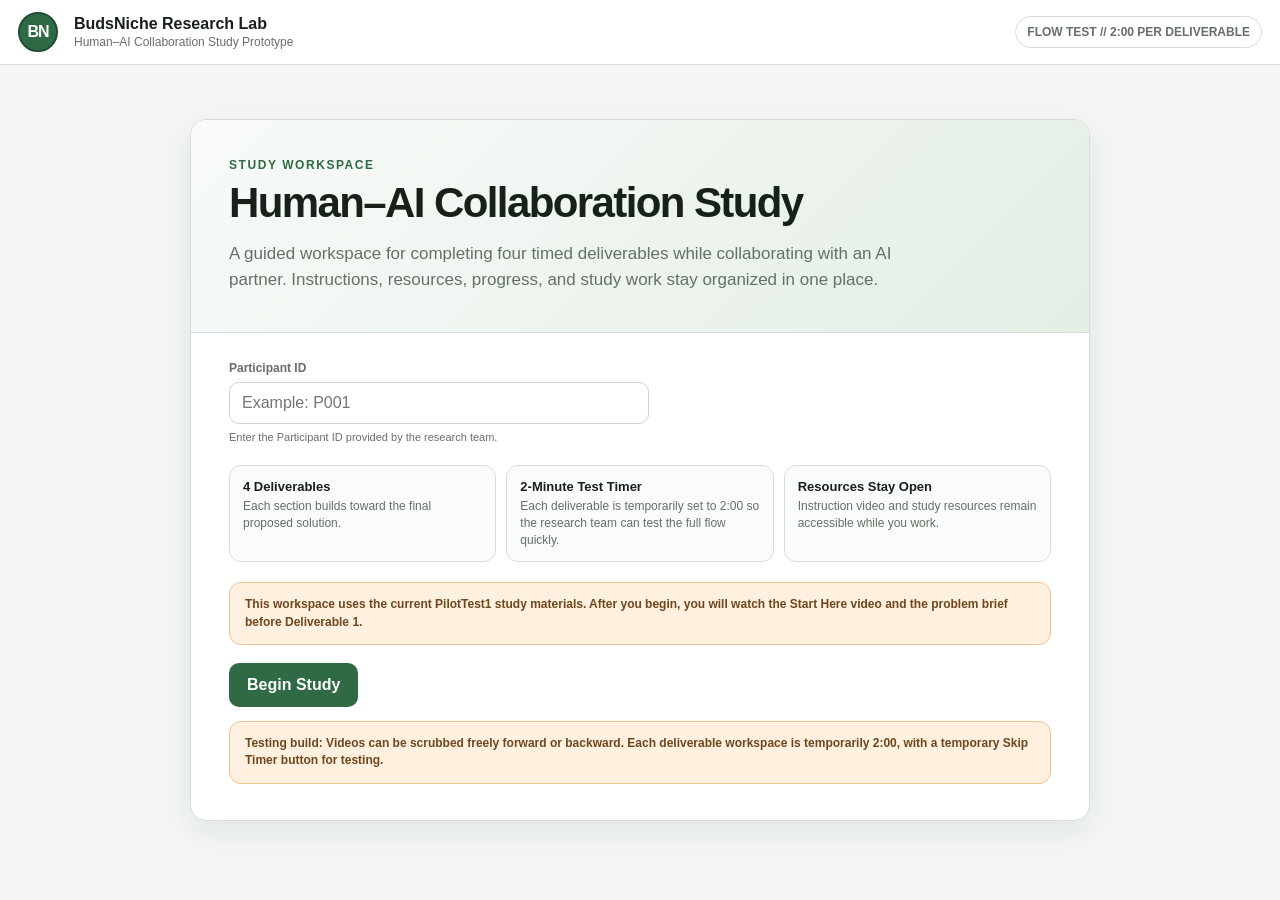
<file: research 5.html>
<!DOCTYPE html>
<html lang="en">
<head>
  <meta charset="UTF-8" />
  <meta name="viewport" content="width=device-width, initial-scale=1.0" />
  <title>BudsNiche Research Lab</title>
  <style>
    :root{
      --bg:#f3f6f3;
      --panel:#ffffff;
      --panel-2:#eef4ee;
      --ink:#172019;
      --muted:#657067;
      --line:#d6dfd7;
      --green:#2f6a45;
      --green-dark:#1f4f33;
      --green-soft:#dfeee3;
      --orange:#d98532;
      --orange-soft:#fff0df;
      --red:#b84c4c;
      --blue:#4775a6;
      --shadow:0 10px 30px rgba(27, 46, 32, .08);
      --radius:16px;
    }

    *{box-sizing:border-box}
    html{scroll-behavior:smooth}
    body{
      margin:0;
      font-family:Arial, Helvetica, sans-serif;
      background:var(--bg);
      color:var(--ink);
    }
    button,input,textarea,select{font:inherit}
    button{cursor:pointer}

    button:disabled{
      cursor:not-allowed;
      opacity:.48;
      filter:grayscale(.2);
    }
    .hidden{display:none!important}

    .topbar{
      position:sticky;
      top:0;
      z-index:50;
      background:rgba(255,255,255,.95);
      backdrop-filter:blur(10px);
      border-bottom:1px solid var(--line);
    }
    .topbar-inner{
      max-width:1440px;
      margin:0 auto;
      min-height:64px;
      padding:10px 18px;
      display:flex;
      align-items:center;
      gap:16px;
    }
    .brand-mark{
      width:40px;height:40px;border-radius:50%;
      background:var(--green);
      color:white;
      display:grid;
      place-items:center;
      font-weight:900;
      letter-spacing:-1px;
      border:2px solid var(--green-dark);
      flex:none;
    }
    .brand-copy{min-width:0}
    .brand-copy strong{display:block;font-size:16px}
    .brand-copy span{display:block;font-size:12px;color:var(--muted);margin-top:2px}
    .top-spacer{flex:1}
    .status-pill{
      border:1px solid var(--line);
      background:#fff;
      border-radius:999px;
      padding:8px 11px;
      font-size:12px;
      font-weight:700;
      color:var(--muted);
      white-space:nowrap;
    }

    .page{
      max-width:1440px;
      margin:0 auto;
      padding:26px 18px 60px;
    }
    .card{
      background:var(--panel);
      border:1px solid var(--line);
      border-radius:var(--radius);
      box-shadow:var(--shadow);
    }

    /* START */
    .start-shell{
      max-width:900px;
      margin:28px auto 0;
      overflow:hidden;
    }
    .start-hero{
      padding:38px;
      background:linear-gradient(135deg,#f8fbf8 0%,#e3eee5 100%);
      border-bottom:1px solid var(--line);
    }
    .eyebrow{
      color:var(--green);
      text-transform:uppercase;
      letter-spacing:.13em;
      font-size:12px;
      font-weight:900;
      margin-bottom:10px;
    }
    h1{
      margin:0;
      font-size:42px;
      line-height:1.02;
      letter-spacing:-1.6px;
    }
    .lead{
      margin:16px 0 0;
      color:var(--muted);
      font-size:17px;
      line-height:1.55;
      max-width:720px;
    }
    .start-body{padding:28px 38px 36px}
    .field-grid{
      display:grid;
      grid-template-columns:1fr 1fr;
      gap:14px;
    }
    label{
      font-size:12px;
      color:var(--muted);
      font-weight:800;
      display:block;
      margin-bottom:7px;
    }
    input,select,textarea{
      width:100%;
      border:1px solid #cbd5cc;
      border-radius:10px;
      background:white;
      color:var(--ink);
      padding:11px 12px;
      outline:none;
    }
    textarea{
      min-height:120px;
      resize:vertical;
      line-height:1.5;
    }
    input:focus,select:focus,textarea:focus{
      border-color:var(--green);
      box-shadow:0 0 0 3px rgba(47,106,69,.10);
    }
    .info-strip{
      display:grid;
      grid-template-columns:repeat(3,1fr);
      gap:10px;
      margin:20px 0;
    }
    .mini-info{
      border:1px solid var(--line);
      background:#fafcf9;
      border-radius:12px;
      padding:13px;
    }
    .mini-info strong{display:block;font-size:13px}
    .mini-info span{display:block;margin-top:4px;font-size:12px;color:var(--muted);line-height:1.4}
    .primary{
      border:0;
      border-radius:10px;
      background:var(--green);
      color:white;
      font-weight:900;
      padding:13px 18px;
    }
    .primary:hover{background:var(--green-dark)}
    .secondary{
      border:1px solid var(--line);
      border-radius:10px;
      background:white;
      color:var(--ink);
      font-weight:800;
      padding:11px 14px;
    }
    .secondary:hover{background:#f6f8f6}
    .danger{
      border:1px solid #e1bcbc;
      border-radius:10px;
      background:#fff7f7;
      color:#8e3636;
      font-weight:800;
      padding:11px 14px;
    }

    /* STUDY */
    .study-shell{display:grid;gap:18px}
    .progress-card{
      padding:18px;
      position:sticky;
      top:76px;
      z-index:35;
    }
    .progress-top{
      display:flex;
      align-items:center;
      gap:14px;
      margin-bottom:12px;
    }
    .progress-title{min-width:0}
    .progress-title strong{display:block;font-size:15px}
    .progress-title span{display:block;color:var(--muted);font-size:12px;margin-top:3px}
    .timer-box{
      margin-left:auto;
      min-width:150px;
      text-align:center;
      border-radius:11px;
      border:1px solid var(--line);
      padding:9px 12px;
      background:#f8faf8;
    }
    .timer-box.final{
      background:var(--orange-soft);
      border-color:#efc28f;
    }
    .timer-label{
      font-size:10px;
      font-weight:900;
      letter-spacing:.12em;
      text-transform:uppercase;
      color:var(--muted);
    }
    .timer{
      font-size:27px;
      font-weight:900;
      margin-top:2px;
      font-variant-numeric:tabular-nums;
    }
    .steps{
      display:grid;
      grid-template-columns:repeat(4,1fr);
      gap:7px;
    }
    .step{
      min-width:0;
      border-radius:8px;
      background:#edf1ed;
      padding:8px 10px;
      color:#788078;
      font-size:11px;
      font-weight:900;
      text-align:center;
      border:1px solid #e2e8e2;
    }
    .step.active{
      color:white;
      background:var(--green);
      border-color:var(--green);
    }
    .step.done{
      color:var(--green-dark);
      background:var(--green-soft);
      border-color:#c3dcc9;
    }

    .workspace{
      display:grid;
      grid-template-columns:minmax(0,1fr) 360px;
      gap:18px;
      align-items:start;
    }
    .main-column{display:grid;gap:16px;min-width:0}
    .side-column{
      display:grid;
      gap:16px;
      position:sticky;
      top:206px;
    }

    .section-card{overflow:hidden}
    .section-head{
      padding:16px 18px;
      border-bottom:1px solid var(--line);
      background:#fafcfa;
      display:flex;
      gap:12px;
      align-items:flex-start;
    }
    .section-head strong{font-size:15px}
    .section-head p{margin:4px 0 0;color:var(--muted);font-size:12px;line-height:1.45}
    .section-body{padding:18px}
    .prompt-block{
      border-left:4px solid var(--green);
      background:#f7faf7;
      padding:13px 14px;
      border-radius:0 10px 10px 0;
      margin-bottom:15px;
    }
    .prompt-block strong{font-size:13px}
    .prompt-block p{margin:6px 0 0;font-size:13px;line-height:1.5;color:#4d5850}
    .split{
      display:grid;
      grid-template-columns:1fr 1fr;
      gap:13px;
    }
    .field{margin-bottom:14px}
    .field:last-child{margin-bottom:0}
    .small-help{font-size:11px;color:var(--muted);margin-top:6px;line-height:1.4}

    .video-card{overflow:hidden}
    .video-head{
      padding:14px 15px;
      border-bottom:1px solid var(--line);
      display:flex;
      align-items:center;
      gap:10px;
      background:#f8faf8;
    }
    .video-head strong{font-size:13px}
    .video-head span{font-size:11px;color:var(--muted)}
    .video-placeholder{
      aspect-ratio:16/9;
      display:grid;
      place-items:center;
      padding:24px;
      background:#202723;
      color:white;
      text-align:center;
    }
    .play-circle{
      width:56px;height:56px;border-radius:50%;
      display:grid;place-items:center;
      background:white;color:var(--green-dark);
      margin:0 auto 12px;
      font-size:22px;font-weight:900;
    }
    .video-placeholder p{margin:0;color:#cbd4cd;font-size:12px;line-height:1.45}
    .video-actions{
      display:flex;
      gap:8px;
      padding:11px 13px;
      background:white;
    }
    .video-actions button{flex:1;font-size:12px;padding:9px}

    .resources-card{overflow:hidden}
    .resource-list{padding:10px}
    .resource{
      display:flex;
      gap:10px;
      align-items:center;
      border:1px solid var(--line);
      border-radius:9px;
      padding:10px;
      margin-bottom:8px;
      background:#fbfcfb;
    }
    .resource:last-child{margin-bottom:0}
    .resource-icon{
      width:34px;height:34px;border-radius:8px;
      background:var(--green-soft);
      color:var(--green-dark);
      display:grid;place-items:center;
      font-weight:900;font-size:11px;flex:none;
    }
    .resource-copy{min-width:0}
    .resource-copy strong{font-size:12px;display:block}
    .resource-copy span{font-size:10px;color:var(--muted);display:block;margin-top:3px}
    .resource button{
      margin-left:auto;
      border:0;
      background:none;
      color:var(--green);
      font-weight:900;
      font-size:11px;
      padding:7px;
    }

    .ai-card{padding:15px}
    .ai-card h3{font-size:14px;margin:0 0 5px}
    .ai-card p{font-size:11px;color:var(--muted);line-height:1.45;margin:0 0 12px}
    .ai-open{width:100%}
    .condition-tag{
      display:inline-block;
      background:#eef3ee;
      color:var(--green-dark);
      border:1px solid #d7e0d8;
      border-radius:999px;
      padding:5px 8px;
      font-size:10px;
      font-weight:900;
      margin-bottom:10px;
    }

    .work-status{
      display:flex;
      align-items:center;
      gap:8px;
      font-size:11px;
      color:var(--muted);
      padding:0 3px;
    }
    .save-dot{
      width:8px;height:8px;border-radius:50%;
      background:#7baa89;
    }

    .notice{
      border:1px solid #efc28f;
      background:var(--orange-soft);
      color:#6f461d;
      border-radius:12px;
      padding:13px 15px;
      font-size:12px;
      line-height:1.45;
      font-weight:700;
    }

    /* INTRO VIDEO */
    .instruction-stage{
      max-width:1040px;
      margin:0 auto;
    }
    .instruction-card{overflow:hidden}
    .instruction-copy{padding:24px}
    .instruction-copy h2{margin:0;font-size:26px}
    .instruction-copy p{margin:9px 0 0;color:var(--muted);line-height:1.55;font-size:14px}
    .instruction-video{
      aspect-ratio:16/9;
      background:#202723;
      display:grid;
      place-items:center;
      color:white;
      padding:30px;
      text-align:center;
    }
    .instruction-actions{
      display:flex;
      align-items:center;
      gap:12px;
      padding:18px 24px 24px;
    }
    .instruction-actions .secondary{margin-left:auto}

    /* COMPLETE */
    .complete-card{
      max-width:820px;
      margin:30px auto;
      padding:42px;
      text-align:center;
    }
    .complete-icon{
      width:72px;height:72px;border-radius:50%;
      background:var(--green-soft);
      color:var(--green);
      display:grid;place-items:center;
      font-size:32px;
      font-weight:900;
      margin:0 auto 18px;
    }
    .complete-card h2{margin:0;font-size:30px}
    .complete-card p{color:var(--muted);line-height:1.55}
    .summary-grid{
      display:grid;
      grid-template-columns:repeat(3,1fr);
      gap:10px;
      margin:24px 0;
      text-align:left;
    }
    .summary-box{
      background:#f8faf8;
      border:1px solid var(--line);
      border-radius:10px;
      padding:13px;
    }
    .summary-box strong{display:block;font-size:13px}
    .summary-box span{display:block;font-size:11px;color:var(--muted);margin-top:4px}

    /* REAL STUDY MEDIA + PRE-STUDY FLOW */
    .study-video{
      display:block;
      width:100%;
      aspect-ratio:16/9;
      background:#111713;
      object-fit:contain;
    }
    .prestudy-stage,.survey-stage{max-width:1040px;margin:0 auto}
    .prestudy-card,.survey-card{overflow:hidden}
    .prestudy-copy,.survey-copy{padding:24px}
    .prestudy-copy h2,.survey-copy h2{margin:0;font-size:28px}
    .prestudy-copy p,.survey-copy p{margin:9px 0 0;color:var(--muted);line-height:1.55;font-size:14px}
    .prestudy-actions,.survey-actions{display:flex;gap:10px;align-items:center;padding:18px 24px 24px;flex-wrap:wrap}
    .resource-library{padding:0 24px 24px}
    .resource-library h3{margin:0 0 10px;font-size:14px}
    .resource-link{color:inherit;text-decoration:none}
    .resource-link:hover .resource{border-color:#aac6b0;background:#f6faf6}
    .external-link{display:inline-flex;align-items:center;gap:5px}
    .study-meta{display:grid;grid-template-columns:repeat(2,1fr);gap:10px;margin-top:18px}
    .study-meta-box{border:1px solid var(--line);border-radius:10px;padding:11px;background:#fafcfa}
    .study-meta-box strong{display:block;font-size:12px}
    .study-meta-box span{display:block;color:var(--muted);font-size:11px;margin-top:3px;line-height:1.4}
    .skill-box{margin-top:10px;border:1px solid #d6dfd7;background:#f8faf8;border-radius:9px;padding:10px;font-size:11px;line-height:1.45}
    .skill-box strong{display:block;margin-bottom:3px}
    .structured-grid{display:grid;grid-template-columns:1fr 1fr;gap:12px}
    .structured-grid .field.full{grid-column:1/-1}
    .study-table-wrap{overflow-x:auto;border:1px solid var(--line);border-radius:10px;margin:10px 0 16px}
    .study-table{width:100%;border-collapse:collapse;min-width:720px}
    .study-table th{background:#eef3ee;font-size:11px;text-align:left;padding:9px;border-bottom:1px solid var(--line)}
    .study-table td{padding:6px;border-bottom:1px solid #e8ede8;border-right:1px solid #edf0ed;vertical-align:top}
    .study-table tr:last-child td{border-bottom:0}
    .study-table td:last-child{border-right:0}
    .study-table input,.study-table textarea{border:0;border-radius:6px;padding:8px;min-width:130px;background:#fff}
    .study-table textarea{min-height:70px}
    .month-grid input{min-width:90px}
    .orientation-badge{display:inline-block;border:1px solid #c7d8ca;background:var(--green-soft);color:var(--green-dark);font-size:10px;font-weight:900;border-radius:999px;padding:5px 8px;margin-bottom:10px}
    .survey-link-note{border:1px solid #d7e0d8;background:#f8faf8;border-radius:10px;padding:13px;margin-top:16px;font-size:12px;color:#4d5850;line-height:1.5}

    @media(max-width:1000px){
      .workspace{grid-template-columns:1fr}
      .side-column{position:static;grid-template-columns:1fr 1fr}
    }
    @media(max-width:700px){
      .page{padding:16px 12px 40px}
      h1{font-size:34px}
      .start-hero,.start-body{padding:24px}
      .field-grid,.split,.info-strip,.summary-grid,.structured-grid,.study-meta{grid-template-columns:1fr}
      .steps{grid-template-columns:1fr 1fr}
      .progress-card{position:static}
      .progress-top{align-items:flex-start;flex-wrap:wrap}
      .timer-box{margin-left:0}
      .side-column{grid-template-columns:1fr}
      .topbar-inner{padding-inline:12px}
      .status-pill{display:none}
    }
  </style>
</head>
<body>
  <header class="topbar">
    <div class="topbar-inner">
      <div class="brand-mark">BN</div>
      <div class="brand-copy">
        <strong>BudsNiche Research Lab</strong>
        <span>Human–AI Collaboration Study Prototype</span>
      </div>
      <div class="top-spacer"></div>
      <div class="status-pill" id="topStatus">Prototype // Local Save</div>
    </div>
  </header>

  <main class="page">
    <!-- START SCREEN -->
    <section id="startScreen" class="start-shell card">
      <div class="start-hero">
        <div class="eyebrow">Study Workspace</div>
        <h1>Human–AI Collaboration Study</h1>
        <p class="lead">
          A guided workspace for completing four timed deliverables while collaborating with an AI partner.
          Instructions, resources, progress, and study work stay organized in one place.
        </p>
      </div>
      <div class="start-body" id="startBodyMarker">
        <div style="max-width:420px">
          <label for="participantId">Participant ID</label>
          <input id="participantId" placeholder="Example: P001" autocomplete="off" />
          <div class="small-help">Enter the Participant ID provided by the research team.</div>
        </div>

        <div class="info-strip">
          <div class="mini-info">
            <strong>4 Deliverables</strong>
            <span>Each section builds toward the final proposed solution.</span>
          </div>
          <div class="mini-info">
            <strong>2-Minute Test Timer</strong>
            <span>Each deliverable is temporarily set to 2:00 so the research team can test the full flow quickly.</span>
          </div>
          <div class="mini-info">
            <strong>Resources Stay Open</strong>
            <span>Instruction video and study resources remain accessible while you work.</span>
          </div>
        </div>

        <div class="notice" style="margin-bottom:18px">
          This workspace uses the current PilotTest1 study materials. After you begin, you will watch the Start Here video and the problem brief before Deliverable 1.
        </div>

        <button class="primary" id="beginStudyBtn">Begin Study</button>
      </div>
    </section>

    <!-- PRE-STUDY ORIENTATION / PROBLEM BRIEF -->
    <section id="preStudyScreen" class="prestudy-stage hidden">
      <div class="prestudy-card card">
        <div class="prestudy-copy">
          <div class="orientation-badge" id="preStudyBadge">Study Orientation</div>
          <h2 id="preStudyTitle">Start Here</h2>
          <p id="preStudyDescription">Watch the study orientation before continuing.</p>
          <div class="study-meta" id="preStudyMeta"></div>
        </div>
        <video id="preStudyVideo" class="study-video" controls playsinline preload="metadata"></video>
        <div id="preStudyResources" class="resource-library hidden"></div>
        <div class="prestudy-actions">
          <button class="primary" id="continuePreStudyBtn">Continue</button>
          <button class="secondary" id="preStudySaveBtn">Save Progress</button>
        </div>
      </div>
    </section>

    <!-- INSTRUCTION SCREEN -->
    <section id="instructionScreen" class="instruction-stage hidden">
      <div class="instruction-card card">
        <div class="instruction-copy">
          <div class="eyebrow" id="instructionEyebrow">Deliverable 1 of 4</div>
          <h2 id="instructionTitle">Roles & Initial Approach</h2>
          <p id="instructionDescription">
            Watch the instructions before starting the timed work period. This video will remain available during the deliverable.
          </p>
        </div>
        <div class="video-head">
          <div>
            <strong id="instructionVideoLabel">Instruction Video 1</strong>
            <span>Study instruction video</span>
          </div>
        </div>
        <video id="instructionVideo" class="study-video" controls playsinline preload="metadata"></video>
        <div class="instruction-actions">
          <button class="primary" id="startDeliverableBtn" disabled>Finish Video to Unlock</button>
          <button class="secondary" id="saveExitBtn">Save Prototype Progress</button>
        </div>
      </div>
    </section>

    <!-- WORKSPACE -->
    <section id="studyScreen" class="study-shell hidden">
      <div class="progress-card card">
        <div class="progress-top">
          <div class="progress-title">
            <strong id="progressHeading">Deliverable 1 — Roles & Initial Approach</strong>
            <span id="progressSubheading">Work period in progress. Your responses save automatically.</span>
          </div>
          <button class="secondary" id="skipTimerBtn" type="button" title="Temporary testing control">Skip Timer →</button>
          <div class="timer-box" id="timerBox">
            <div class="timer-label" id="timerLabel">Work Period</div>
            <div class="timer" id="timer">02:00</div>
          </div>
        </div>
        <div class="steps" id="steps"></div>
      </div>

      <div id="finalTouchesNotice" class="notice hidden">
        Test timer complete. Your work has been saved and the post-deliverable survey will open next.
      </div>

      <div class="workspace">
        <div class="main-column">
          <div class="section-card card">
            <div class="section-head">
              <div>
                <strong id="taskTitle">Current Task</strong>
                <p id="taskDescription"></p>
              </div>
            </div>
            <div class="section-body">
              <div class="prompt-block">
                <strong id="taskPromptTitle">Deliverable Goal</strong>
                <p id="taskPrompt"></p>
              </div>

              <div id="deliverableFields"></div>
            </div>
          </div>

          <div class="work-status">
            <span class="save-dot"></span>
            <span id="saveStatus">Changes save automatically on this device.</span>
          </div>
        </div>

        <aside class="side-column">
          <!-- VIDEO PERSISTS DURING FULL DELIVERABLE -->
          <div class="video-card card">
            <div class="video-head">
              <div>
                <strong id="sideVideoTitle">Instruction Video 1</strong>
                <span>Available throughout this deliverable</span>
              </div>
            </div>
            <div id="sideVideoPlaceholder">
              <video id="sideVideo" class="study-video" controls playsinline preload="metadata"></video>
            </div>
            <div class="video-actions">
              <button class="secondary" id="replayVideoBtn">Replay / Reference</button>
              <button class="secondary" id="collapseVideoBtn">Hide Video</button>
            </div>
          </div>

          <div class="resources-card card">
            <div class="video-head">
              <div>
                <strong>Study Resources</strong>
                <span>Accessible during every deliverable</span>
              </div>
            </div>
            <div class="resource-list" id="workspaceResourceList"></div>
          </div>

          <div class="ai-card card">
            <div class="condition-tag" id="conditionTag">Assigned AI Workspace</div>
            <h3>AI Collaborator</h3>
            <p>
              Keep the AI on the second monitor while this study workspace stays open here.
            </p>
            <div class="skill-box" id="skillBox"></div>
            <button class="primary ai-open" id="openAiBtn">Open AI Workspace ↗</button>
          </div>

          <button class="secondary" id="manualSaveBtn">Save Progress Now</button>
        </aside>
      </div>
    </section>

    <!-- POST-DELIVERABLE SURVEY -->
    <section id="surveyScreen" class="survey-stage hidden">
      <div class="survey-card card">
        <div class="survey-copy">
          <div class="eyebrow" id="surveyEyebrow">Deliverable Complete</div>
          <h2 id="surveyTitle">Post-deliverable survey</h2>
          <p id="surveyDescription">Complete the short Qualtrics survey before moving to the next deliverable.</p>
          <div class="survey-link-note">The survey opens in a new tab so your BudsNiche study workspace and saved responses stay open here.</div>
        </div>
        <div class="survey-actions">
          <button class="primary" id="openSurveyBtn">Open Survey ↗</button>
          <button class="secondary" id="surveyCompleteBtn">I Finished the Survey — Continue</button>
        </div>
      </div>
    </section>

    <!-- COMPLETE -->
    <section id="completeScreen" class="complete-card card hidden">
      <div class="complete-icon">✓</div>
      <div class="eyebrow">Study Complete</div>
      <h2>All four deliverables are saved.</h2>
      <p>
        All four deliverables are complete. Finish the post-session survey, then follow the researcher's closing instructions.
      </p>
      <div class="summary-grid">
        <div class="summary-box">
          <strong id="summaryParticipant">Participant —</strong>
          <span>Study identifier</span>
        </div>
        <div class="summary-box">
          <strong id="summaryCondition">AI workspace assigned</strong>
          <span>Study assignment recorded</span>
        </div>
        <div class="summary-box">
          <strong>4 / 4 Complete</strong>
          <span>Deliverables saved</span>
        </div>
      </div>
      <button class="primary" id="postSessionBtn">Open Post-Session Survey ↗</button>
      <button class="secondary" id="exportBtn">Export Prototype Data</button>
      <button class="danger" id="resetBtn" style="margin-left:8px">Reset Demo</button>
    </section>
  </main>

  <script>
    // TEST BUILD: each deliverable is intentionally 2 minutes so the team can move through the full study quickly.
    const DEMO_MODE = true;
    const WORK_SECONDS = 2 * 60;
    const FINAL_SECONDS = 0;
    const BUILD_ID = "forced-flow-v5-free-video-seek";
    const STORAGE_KEY = "budsnicheResearchForcedFlowV5";

    // ===== STUDY CONFIG =====
    // Update links here when a study asset changes. The rest of the page reads from this object.
    const STORAGE_BASE = "https://xrwtuneumaoviwdintej.supabase.co/storage/v1/object/public/research-study";
    const STUDY = {
      videos: {
        // IMPORTANT: the files in Supabase were renamed in list order, so their filenames do not match their actual video content.
        // This mapping intentionally points each study step to the file that contains the correct video.
        start: `${STORAGE_BASE}/Videos/01-start-here.mp4`,
        problem: `${STORAGE_BASE}/Videos/06-deliverable-4.mp4`, // Strengthening Third Places / Problem Package
        deliverables: [
          `${STORAGE_BASE}/Videos/02-problem-brief.mp4`,       // actual Deliverable 1 — Team Charter
          `${STORAGE_BASE}/Videos/03-deliverable-1.mp4`,      // actual Deliverable 2 — Problem Representation
          `${STORAGE_BASE}/Videos/04-deliverable-2.mp4`,      // actual Deliverable 3 — Execution Plan
          `${STORAGE_BASE}/Videos/05-deliverable-3.mp4`       // actual Deliverable 4 — Review & Evaluation
        ]
      },
      resources: [
        {name:"Downtown Ames: A Guiding Vision for the Future", meta:"Ames downtown planning report", url:`${STORAGE_BASE}/Resources/01-downtown-ames.pdf`},
        {name:"2025 Ames Resident Satisfaction Survey", meta:"Resident satisfaction and community data", url:`${STORAGE_BASE}/Resources/02-resident-survey-2025.pdf`},
        {name:"Ames Plan 2040", meta:"City comprehensive planning resource", url:`${STORAGE_BASE}/Resources/03-ames-plan-2040.pdf`},
        {name:"U.S. Surgeon General Social Connection Advisory", meta:"Loneliness, isolation, and social connection", url:`${STORAGE_BASE}/Resources/04-social-connection-advisory.pdf`}
      ],
      ai: {
        regular: "https://chatgpt.com/",
        trained: "https://chatgpt.com/g/g-p-6af34558b4e48191a9ab13ae13c6fb0c-pilottest1-11-12-2026/project"
      },
      surveys: [
        "https://iastate.qualtrics.com/jfe/form/SV_4VGrk7s2I0QFmyq",
        "https://iastate.qualtrics.com/jfe/form/SV_dpzc7nTY6dYLVUa",
        "https://iastate.qualtrics.com/jfe/form/SV_1KQaPlDm61LG8PI",
        "https://iastate.qualtrics.com/jfe/form/SV_0AFEkYgx0OJQ2d8"
      ],
      postSession: "https://iastate.qualtrics.com/jfe/form/SV_3vBycJeNhVnxsd8"
    };

    const DELIVERABLES = [
      {
        title: "Team Charter",
        short: "Charter",
        desc: "Create a shared team charter that defines the problem objective, teammate profiles, collaboration style, and responsibilities.",
        prompt: "Work with your AI teammate to establish how your team will approach the Ames community-space problem before moving into problem representation.",
        skill: "@CPS Exploring and Understanding",
        figjam: "https://www.figma.com/board/FDPvzXqrjx7IbSi2MYtVgW/PilotTest1_11_12_2026?node-id=2-2&t=GRfCPeNGz810Rmex-4",
        fields: [
          {key:"purpose", label:"Project purpose and desired outcomes", help:"What is the team trying to accomplish, and what would a strong outcome look like?", full:true},
          {key:"humanProfile", label:"Human teammate profile", help:"Relevant strengths, knowledge, limits, preferences, or responsibilities of the human teammate."},
          {key:"aiProfile", label:"AI teammate profile", help:"What the AI can contribute, where it should be checked, and what role it should play."},
          {key:"collaborationStyle", label:"Collaboration style", help:"How should the human and AI communicate, challenge ideas, verify work, and make decisions?", full:true},
          {key:"rolesResponsibilities", label:"Roles and responsibilities", help:"Record the main responsibilities owned by the human, the AI, or shared by both.", full:true}
        ]
      },
      {
        title: "Problem Representation",
        short: "Represent",
        desc: "Document the problem's scope, components, resources, information, and task ownership in a shared representation.",
        prompt: "Break down how Ames community spaces could better support adults ages 18–35. Show the important pieces, relationships, information needs, and who should own each part of the work.",
        skill: "@CPS Represent and Formulate",
        figjam: "https://www.figma.com/board/FDPvzXqrjx7IbSi2MYtVgW/PilotTest1_11_12_2026?node-id=3-136&t=L5qRrFE3sEqrpFD9-4",
        fields: [
          {key:"problemFormulation", label:"Problem formulation", help:"State the problem clearly, including the target population, setting, constraints, and desired result.", full:true},
          {key:"sharedRepresentation", label:"Shared representation", help:"Describe the major components and how they connect. You can use arrows, bullets, or a simple text map.", full:true},
          {key:"tasksOwnership", label:"Tasks and ownership", help:"What work needs to be done next, and which teammate should own or share each task?", full:true}
        ]
      },
      {
        title: "Execution Plan",
        short: "Execute",
        desc: "Turn the proposed initiatives into a concrete six-month pilot plan with outcomes, milestones, deliverables, and responsibilities.",
        prompt: "Develop three initiatives for a six-month pilot. Make the plan specific enough that another team could understand what happens, when it happens, and who is responsible.",
        skill: "@CPS Plan and Execute",
        figjam: "https://www.figma.com/board/FDPvzXqrjx7IbSi2MYtVgW/PilotTest1_11_12_2026?node-id=3-228&t=BmsHM2DWgD0TVY9g-4",
        custom: "execution"
      },
      {
        title: "Review & Evaluation",
        short: "Review",
        desc: "Review the team's understanding, assess progress and evidence, and identify feedback, revisions, and next steps.",
        prompt: "Evaluate the three proposed initiatives and the team's overall plan. Record what is supported, what needs revision, and what should happen next.",
        skill: "@CPS Monitor and Reflect",
        figjam: "https://www.figma.com/board/FDPvzXqrjx7IbSi2MYtVgW/PilotTest1_11_12_2026?node-id=3-136&t=L5qRrFE3sEqrpFD9-4",
        custom: "review"
      }
    ];

    const state = {
      buildId: BUILD_ID,
      participantId: "",
      condition: "regular",
      current: 0,
      phase: "start", // start, orientation, problem, instructions, work, survey, complete
      seconds: WORK_SECONDS,
      answers: [{},{},{},{}],
      startedAt: null,
      deliverableStartedAt: [null,null,null,null],
      deliverableCompletedAt: [null,null,null,null],
      orientationCompleted: false,
      problemBriefCompleted: false,
      surveysOpened: [false,false,false,false]
    };

    let interval = null;
    let saveTimeout = null;
    const $ = (id) => document.getElementById(id);

    function saveState() {
      localStorage.setItem(STORAGE_KEY, JSON.stringify(state));
      if ($("saveStatus")) {
        $("saveStatus").textContent = "Saved " + new Date().toLocaleTimeString([], {hour:"numeric",minute:"2-digit",second:"2-digit"});
      }
    }

    function loadState() {
      try {
        const saved = JSON.parse(localStorage.getItem(STORAGE_KEY));
        if (!saved || saved.buildId !== BUILD_ID) return false;
        Object.assign(state, saved);
        state.answers = Array.isArray(state.answers) ? state.answers : [{},{},{},{}];
        while (state.answers.length < 4) state.answers.push({});
        state.surveysOpened = state.surveysOpened || [false,false,false,false];
        return true;
      } catch {
        return false;
      }
    }

    function showOnly(id) {
      ["startScreen","preStudyScreen","instructionScreen","studyScreen","surveyScreen","completeScreen"].forEach(x => $(x).classList.add("hidden"));
      $(id).classList.remove("hidden");
      window.scrollTo({top:0,behavior:"smooth"});
    }

    function setVideo(el, src) {
      if (!el) return;
      if (el.dataset.src === src) return;
      el.pause();
      el.src = src;
      el.dataset.src = src;
      el.load();
    }

    function requireVideoCompletion(video, button, unlockedText) {
      if (!video || !button) return;

      button.disabled = true;
      button.textContent = "Finish Video to Unlock";
      button.setAttribute("aria-disabled", "true");
      video.dataset.requiredComplete = "false";

      // TEST/REVIEW BEHAVIOR:
      // Participants/researchers may scrub freely forward and backward in every video.
      // The next step still unlocks when the video reaches its end.
      video.ontimeupdate = null;
      video.onseeking = null;

      video.onended = () => {
        video.dataset.requiredComplete = "true";
        button.disabled = false;
        button.removeAttribute("aria-disabled");
        button.textContent = unlockedText;
      };
    }

    function resourceListHtml() {
      return STUDY.resources.map((r,i) => `
        <a class="resource-link" href="${r.url}" target="_blank" rel="noopener noreferrer">
          <div class="resource">
            <div class="resource-icon">R${i+1}</div>
            <div class="resource-copy">
              <strong>${r.name}</strong>
              <span>${r.meta}</span>
            </div>
            <button type="button" tabindex="-1">OPEN ↗</button>
          </div>
        </a>
      `).join("");
    }

    function renderResourceLists() {
      $("workspaceResourceList").innerHTML = resourceListHtml();
      $("preStudyResources").innerHTML = `<h3>Study Resource Library</h3>${resourceListHtml()}`;
    }

    function assignConditionFromParticipantId(participantId) {
      const match = String(participantId).trim().match(/(\d+)$/);
      if (!match) return null;
      const participantNumber = Number.parseInt(match[1], 10);
      if (!Number.isFinite(participantNumber)) return null;
      // Research assignment rule: odd participant numbers use the collaborative/trained AI; even use regular GPT.
      return participantNumber % 2 === 1 ? "trained" : "regular";
    }

    function beginStudy() {
      const participant = $("participantId").value.trim();
      if (!participant) {
        alert("Enter a participant ID to begin the study.");
        return;
      }
      const assignedCondition = assignConditionFromParticipantId(participant);
      if (!assignedCondition) {
        alert("Enter a valid Participant ID ending in a number, such as P001.");
        return;
      }
      state.participantId = participant.toUpperCase();
      state.condition = assignedCondition;
      state.current = 0;
      state.phase = "orientation";
      state.seconds = WORK_SECONDS;
      state.startedAt = new Date().toISOString();
      saveState();
      renderPreStudy();
    }

    function renderPreStudy() {
      clearInterval(interval);
      const orientation = state.phase === "orientation";
      $("preStudyBadge").textContent = orientation ? "Study Orientation" : "Problem Package";
      $("preStudyTitle").textContent = orientation ? "Start Here" : "Strengthening Third Places for Young Adults in Ames";
      $("preStudyDescription").textContent = orientation
        ? "Watch the study orientation before moving to the problem package."
        : "Review the problem brief before Deliverable 1. The four study resources below remain available throughout every deliverable.";
      $("preStudyMeta").innerHTML = orientation
        ? `<div class="study-meta-box"><strong>Sequence</strong><span>1. Start Here → 2. Problem Brief → 3. Deliverable 1 instructions.</span></div><div class="study-meta-box"><strong>Test Timing</strong><span>Each deliverable workspace is temporarily 2:00, with a temporary Skip Timer button for testing.</span></div>`
        : `<div class="study-meta-box"><strong>Problem</strong><span>How could Ames community spaces better support adults ages 18–35?</span></div><div class="study-meta-box"><strong>Output</strong><span>Propose three initiatives for a six-month pilot.</span></div>`;
      const requiredSrc = orientation ? STUDY.videos.start : STUDY.videos.problem;
      const unlockedText = orientation ? "Continue to Problem Brief" : "Continue to Deliverable 1 Instructions";
      setVideo($("preStudyVideo"), requiredSrc);
      requireVideoCompletion($("preStudyVideo"), $("continuePreStudyBtn"), unlockedText);
      $("preStudyResources").classList.toggle("hidden", orientation);
      showOnly("preStudyScreen");
      saveState();
    }

    function continuePreStudy() {
      if ($("preStudyVideo").dataset.requiredComplete !== "true") return;
      if (state.phase === "orientation") {
        state.orientationCompleted = true;
        state.phase = "problem";
        saveState();
        renderPreStudy();
      } else {
        state.problemBriefCompleted = true;
        state.phase = "instructions";
        saveState();
        renderInstruction();
      }
    }

    function renderInstruction() {
      clearInterval(interval);
      state.phase = "instructions";
      const d = DELIVERABLES[state.current];
      $("instructionEyebrow").textContent = `Deliverable ${state.current + 1} of 4`;
      $("instructionTitle").textContent = d.title;
      $("instructionDescription").textContent = "Watch the full instruction video. The 2-minute test workspace will unlock only after the video finishes.";
      $("instructionVideoLabel").textContent = `Instruction Video ${state.current + 1} — ${d.title}`;
      setVideo($("instructionVideo"), STUDY.videos.deliverables[state.current]);
      requireVideoCompletion($("instructionVideo"), $("startDeliverableBtn"), `Start Deliverable ${state.current + 1} — 2:00`);
      showOnly("instructionScreen");
      saveState();
    }

    function startDeliverable() {
      if ($("instructionVideo").dataset.requiredComplete !== "true") return;
      state.phase = "work";
      state.seconds = WORK_SECONDS;
      state.deliverableStartedAt[state.current] = state.deliverableStartedAt[state.current] || new Date().toISOString();
      renderWorkspace();
      startTimer();
      saveState();
    }

    function renderWorkspace() {
      const d = DELIVERABLES[state.current];
      $("progressHeading").textContent = `Deliverable ${state.current + 1} — ${d.title}`;
      $("progressSubheading").textContent = "2-minute test work period in progress. Your responses save automatically. Once you leave this deliverable, it becomes locked.";
      $("taskTitle").textContent = d.title;
      $("taskDescription").textContent = d.desc;
      $("taskPrompt").textContent = d.prompt;
      $("sideVideoTitle").textContent = `Instruction Video ${state.current + 1} — ${d.title}`;
      setVideo($("sideVideo"), STUDY.videos.deliverables[state.current]);
      $("conditionTag").textContent = "Assigned AI Workspace";
      $("skillBox").innerHTML = state.condition === "trained"
        ? `<strong>Study skill for this deliverable</strong>${d.skill}<br><span style="color:var(--muted)">Use the study-assigned AI workspace on the second monitor.</span>`
        : `<strong>AI workspace</strong>Use the assigned AI workspace on the second monitor.`;

      $("steps").innerHTML = DELIVERABLES.map((item, idx) => {
        const cls = idx < state.current ? "step done" : idx === state.current ? "step active" : "step";
        return `<div class="${cls}">${idx + 1}. ${item.short}</div>`;
      }).join("");

      renderDeliverableFields(d);
      bindAnswerInputs();
      updateTimerUI();
      showOnly("studyScreen");
    }

    function renderDeliverableFields(d) {
      const values = state.answers[state.current] || {};
      if (d.custom === "execution") {
        $("deliverableFields").innerHTML = executionHtml(values);
        return;
      }
      if (d.custom === "review") {
        $("deliverableFields").innerHTML = reviewHtml(values);
        return;
      }
      $("deliverableFields").innerHTML = `<div class="structured-grid">${d.fields.map(f => `
        <div class="field ${f.full ? "full" : ""}">
          <label for="${f.key}">${f.label}</label>
          <textarea id="${f.key}" data-answer-key="${f.key}" placeholder="${f.help}">${escapeHtml(values[f.key] || "")}</textarea>
          <div class="small-help">${f.help}</div>
        </div>
      `).join("")}</div>`;
    }

    function executionHtml(v) {
      const cells = (row,key) => escapeHtml(v[`exec_${row}_${key}`] || "");
      const month = (row,m) => escapeHtml(v[`month_${row}_${m}`] || "");
      return `
        <div class="field"><label>Plan</label><div class="small-help">Three initiatives, their intended outcomes, key activities or milestones, and concrete deliverables.</div></div>
        <div class="study-table-wrap"><table class="study-table">
          <thead><tr><th>Initiative</th><th>Intended outcome</th><th>Key activities / milestones</th><th>Deliverable</th></tr></thead>
          <tbody>${[1,2,3].map(r=>`<tr>
            <td><textarea data-answer-key="exec_${r}_initiative" placeholder="Initiative ${r}">${cells(r,'initiative')}</textarea></td>
            <td><textarea data-answer-key="exec_${r}_outcome" placeholder="Intended outcome">${cells(r,'outcome')}</textarea></td>
            <td><textarea data-answer-key="exec_${r}_milestones" placeholder="Key activities / milestones">${cells(r,'milestones')}</textarea></td>
            <td><textarea data-answer-key="exec_${r}_deliverable" placeholder="Deliverable">${cells(r,'deliverable')}</textarea></td>
          </tr>`).join('')}</tbody>
        </table></div>
        <div class="field"><label>Six-month timeline</label><div class="small-help">Use each cell to note the main work planned for that initiative during that month.</div></div>
        <div class="study-table-wrap month-grid"><table class="study-table">
          <thead><tr><th>Work item</th>${[1,2,3,4,5,6].map(m=>`<th>Month ${m}</th>`).join('')}</tr></thead>
          <tbody>${[1,2,3].map(r=>`<tr><th>Initiative ${r}</th>${[1,2,3,4,5,6].map(m=>`<td><input data-answer-key="month_${r}_${m}" value="${month(r,m)}" placeholder="Work" /></td>`).join('')}</tr>`).join('')}</tbody>
        </table></div>
        <div class="field"><label for="executionRoles">Roles and responsibilities</label><textarea id="executionRoles" data-answer-key="executionRoles" placeholder="Who owns what during execution, and what work is shared?">${escapeHtml(v.executionRoles||'')}</textarea></div>
      `;
    }

    function reviewHtml(v) {
      const cell = (row,key) => escapeHtml(v[`review_${row}_${key}`] || "");
      return `
        <div class="field"><label for="reviewUnderstanding">Review problem understanding</label><textarea id="reviewUnderstanding" data-answer-key="reviewUnderstanding" placeholder="What has the team learned or changed about its understanding of the problem?">${escapeHtml(v.reviewUnderstanding||'')}</textarea></div>
        <div class="field"><label>Progress and evidence</label><div class="small-help">Review each initiative's intended outcome, current evidence or status, and next step.</div></div>
        <div class="study-table-wrap"><table class="study-table">
          <thead><tr><th>Initiative</th><th>Intended outcome</th><th>Current evidence or status</th><th>Next step</th></tr></thead>
          <tbody>${[1,2,3].map(r=>`<tr>
            <td><textarea data-answer-key="review_${r}_initiative" placeholder="Initiative ${r}">${cell(r,'initiative')}</textarea></td>
            <td><textarea data-answer-key="review_${r}_outcome" placeholder="Intended outcome">${cell(r,'outcome')}</textarea></td>
            <td><textarea data-answer-key="review_${r}_evidence" placeholder="Current evidence or status">${cell(r,'evidence')}</textarea></td>
            <td><textarea data-answer-key="review_${r}_next" placeholder="Next step">${cell(r,'next')}</textarea></td>
          </tr>`).join('')}</tbody>
        </table></div>
        <div class="field"><label for="feedbackRevisions">Feedback and revisions</label><textarea id="feedbackRevisions" data-answer-key="feedbackRevisions" placeholder="What feedback, weaknesses, revisions, or open questions should be addressed?">${escapeHtml(v.feedbackRevisions||'')}</textarea></div>
      `;
    }

    function bindAnswerInputs() {
      document.querySelectorAll("[data-answer-key]").forEach(el => {
        el.addEventListener("input", () => {
          state.answers[state.current][el.dataset.answerKey] = el.value;
          debounceSave();
        });
      });
    }

    function debounceSave() {
      clearTimeout(saveTimeout);
      saveTimeout = setTimeout(saveState, 350);
    }

    function startTimer() {
      clearInterval(interval);
      updateTimerUI();
      interval = setInterval(() => {
        state.seconds -= 1;
        if (state.seconds <= 0) {
          state.seconds = 0;
          updateTimerUI();
          finishDeliverable();
          return;
        }
        updateTimerUI();
        if (state.seconds % 10 === 0) saveState();
      }, 1000);
    }

    function updateTimerUI() {
      const m = Math.max(0, Math.floor(state.seconds / 60));
      const s = Math.max(0, state.seconds % 60);
      $("timer").textContent = `${String(m).padStart(2,"0")}:${String(s).padStart(2,"0")}`;
      $("timerLabel").textContent = "Test Work Period";
      $("timerBox").classList.remove("final");
      $("finalTouchesNotice").classList.add("hidden");
    }

    function skipTimerForTesting() {
      if (state.phase !== "work") return;
      saveState();
      finishDeliverable();
    }

    function finishDeliverable() {
      clearInterval(interval);
      state.deliverableCompletedAt[state.current] = new Date().toISOString();
      state.phase = "survey";
      saveState();
      renderSurvey();
    }

    function renderSurvey() {
      clearInterval(interval);
      const d = DELIVERABLES[state.current];
      $("surveyEyebrow").textContent = `Deliverable ${state.current + 1} complete`;
      $("surveyTitle").textContent = `${d.title} — Post-deliverable Survey`;
      $("surveyDescription").textContent = state.current === 3
        ? "Complete the Deliverable 4 survey before finishing the study."
        : "Complete the short Qualtrics survey before moving to the next instruction video.";
      showOnly("surveyScreen");
    }

    function openCurrentSurvey() {
      state.surveysOpened[state.current] = true;
      saveState();
      window.open(STUDY.surveys[state.current], "_blank", "noopener,noreferrer");
    }

    function continueAfterSurvey() {
      if (!state.surveysOpened[state.current]) {
        const ok = confirm("The survey has not been opened from this page yet. Continue anyway?");
        if (!ok) return;
      }
      if (state.current >= 3) {
        state.phase = "complete";
        saveState();
        renderComplete();
        return;
      }
      state.current += 1;
      state.phase = "instructions";
      state.seconds = WORK_SECONDS;
      saveState();
      renderInstruction();
    }

    function renderComplete() {
      clearInterval(interval);
      $("summaryParticipant").textContent = `Participant ${state.participantId}`;
      $("summaryCondition").textContent = "AI workspace assigned";
      showOnly("completeScreen");
    }

    function escapeHtml(value) {
      return String(value)
        .replaceAll("&","&amp;")
        .replaceAll("<","&lt;")
        .replaceAll(">","&gt;")
        .replaceAll('"',"&quot;");
    }

    function replayVideo() {
      const video = $("sideVideo");
      $("sideVideoPlaceholder").classList.remove("hidden");
      $("collapseVideoBtn").textContent = "Hide Video";
      video.currentTime = 0;
      video.play().catch(()=>{});
    }

    function toggleVideo() {
      const p = $("sideVideoPlaceholder");
      p.classList.toggle("hidden");
      $("collapseVideoBtn").textContent = p.classList.contains("hidden") ? "Show Video" : "Hide Video";
    }

    function openAi() {
      const url = state.condition === "trained" ? STUDY.ai.trained : STUDY.ai.regular;
      window.open(url, "_blank", "noopener,noreferrer");
    }

    function exportData() {
      const payload = {prototype:"BudsNiche Research Lab", exportedAt:new Date().toISOString(), ...state};
      const blob = new Blob([JSON.stringify(payload, null, 2)], {type:"application/json"});
      const url = URL.createObjectURL(blob);
      const a = document.createElement("a");
      a.href = url;
      a.download = `research-prototype-${state.participantId || "participant"}.json`;
      a.click();
      setTimeout(() => URL.revokeObjectURL(url), 1000);
    }

    function resetDemo() {
      if (!confirm("Reset this study workspace and erase its locally saved progress?")) return;
      localStorage.removeItem(STORAGE_KEY);
      location.reload();
    }

    function resumeSaved() {
      if (!loadState() || !state.participantId) return false;
      if (state.phase === "complete") renderComplete();
      else if (state.phase === "orientation" || state.phase === "problem") renderPreStudy();
      else if (state.phase === "instructions") renderInstruction();
      else if (state.phase === "work") { renderWorkspace(); startTimer(); }
      else if (state.phase === "survey") renderSurvey();
      else return false;
      return true;
    }

    renderResourceLists();

    $("topStatus").textContent = "FLOW TEST // 2:00 PER DELIVERABLE";
    const demoNote = document.createElement("div");
    demoNote.className = "notice";
    demoNote.style.marginTop = "14px";
    demoNote.innerHTML = "<strong>Testing build:</strong> Videos can be scrubbed freely forward or backward. Each deliverable workspace is temporarily 2:00, with a temporary Skip Timer button for testing.";
    $("startBodyMarker")?.appendChild(demoNote);

    $("beginStudyBtn").addEventListener("click", beginStudy);
    $("continuePreStudyBtn").addEventListener("click", continuePreStudy);
    $("preStudySaveBtn").addEventListener("click", () => { saveState(); alert("Progress saved locally on this browser."); });
    $("startDeliverableBtn").addEventListener("click", startDeliverable);
    $("saveExitBtn").addEventListener("click", () => { saveState(); alert("Progress saved locally on this browser."); });
    $("manualSaveBtn").addEventListener("click", () => { saveState(); alert("Progress saved."); });
    $("skipTimerBtn").addEventListener("click", skipTimerForTesting);
    $("replayVideoBtn").addEventListener("click", replayVideo);
    $("collapseVideoBtn").addEventListener("click", toggleVideo);
    $("openAiBtn").addEventListener("click", openAi);
    $("openSurveyBtn").addEventListener("click", openCurrentSurvey);
    $("surveyCompleteBtn").addEventListener("click", continueAfterSurvey);
    $("postSessionBtn").addEventListener("click", () => window.open(STUDY.postSession, "_blank", "noopener,noreferrer"));
    $("exportBtn").addEventListener("click", exportData);
    $("resetBtn").addEventListener("click", resetDemo);

    const savedRaw = localStorage.getItem(STORAGE_KEY);
    if (savedRaw) {
      try {
        const saved = JSON.parse(savedRaw);
        if (saved && saved.participantId && saved.phase && saved.phase !== "start") {
          setTimeout(() => {
            if (confirm(`Resume saved study progress for ${saved.participantId}?`)) resumeSaved();
          }, 200);
        }
      } catch {}
    }
  </script>
</body>
</html>
</file>
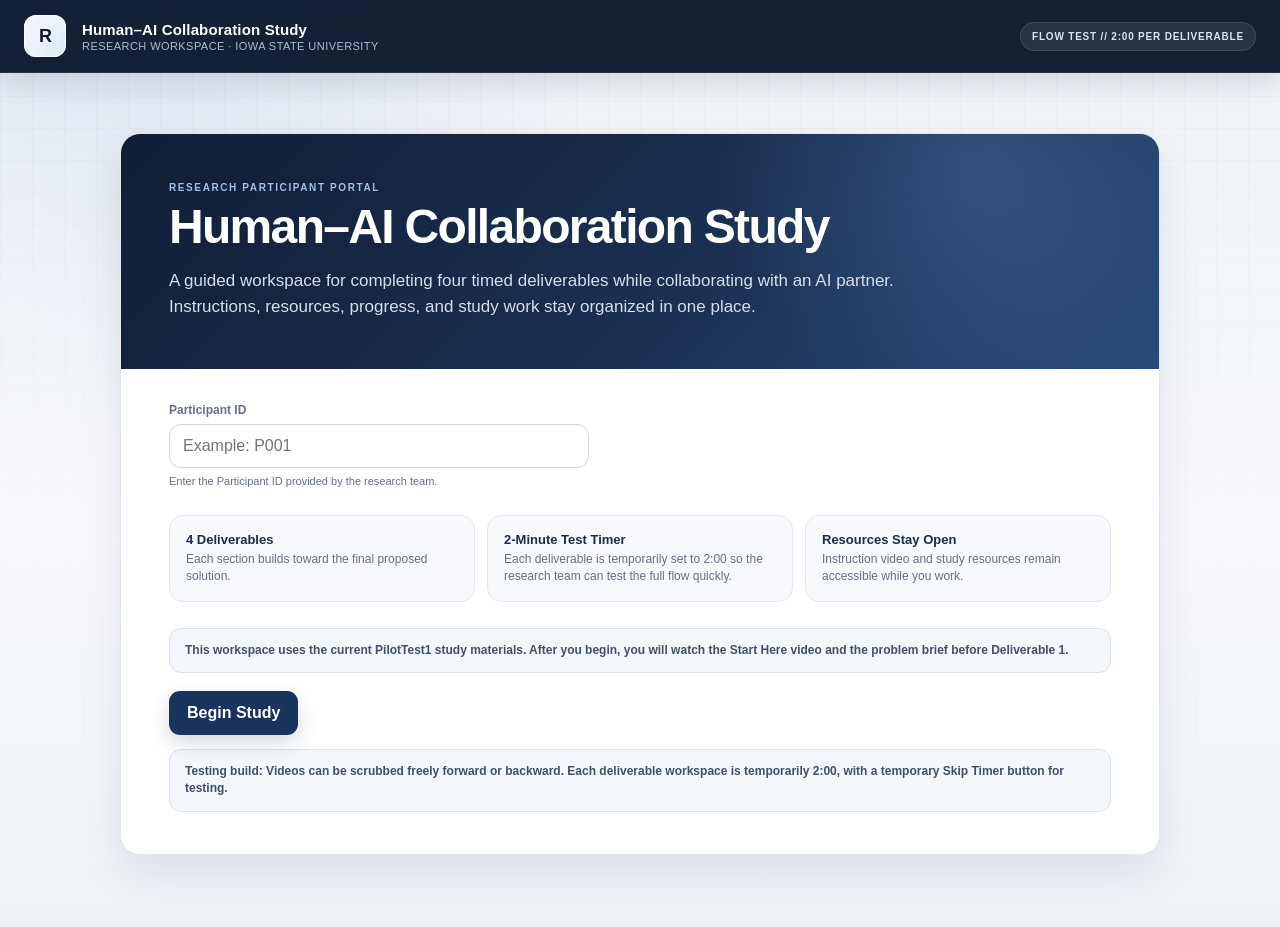
<file: research 6.html>
<!DOCTYPE html>
<html lang="en">
<head>
  <meta charset="UTF-8" />
  <meta name="viewport" content="width=device-width, initial-scale=1.0" />
  <title>BudsNiche Research Lab</title>
  <style>
    :root{
      --bg:#f3f6f3;
      --panel:#ffffff;
      --panel-2:#eef4ee;
      --ink:#172019;
      --muted:#657067;
      --line:#d6dfd7;
      --green:#2f6a45;
      --green-dark:#1f4f33;
      --green-soft:#dfeee3;
      --orange:#d98532;
      --orange-soft:#fff0df;
      --red:#b84c4c;
      --blue:#4775a6;
      --shadow:0 10px 30px rgba(27, 46, 32, .08);
      --radius:16px;
    }

    *{box-sizing:border-box}
    html{scroll-behavior:smooth}
    body{
      margin:0;
      font-family:Arial, Helvetica, sans-serif;
      background:var(--bg);
      color:var(--ink);
    }
    button,input,textarea,select{font:inherit}
    button{cursor:pointer}

    button:disabled{
      cursor:not-allowed;
      opacity:.48;
      filter:grayscale(.2);
    }
    .hidden{display:none!important}

    .topbar{
      position:sticky;
      top:0;
      z-index:50;
      background:rgba(255,255,255,.95);
      backdrop-filter:blur(10px);
      border-bottom:1px solid var(--line);
    }
    .topbar-inner{
      max-width:1440px;
      margin:0 auto;
      min-height:64px;
      padding:10px 18px;
      display:flex;
      align-items:center;
      gap:16px;
    }
    .brand-mark{
      width:40px;height:40px;border-radius:50%;
      background:var(--green);
      color:white;
      display:grid;
      place-items:center;
      font-weight:900;
      letter-spacing:-1px;
      border:2px solid var(--green-dark);
      flex:none;
    }
    .brand-copy{min-width:0}
    .brand-copy strong{display:block;font-size:16px}
    .brand-copy span{display:block;font-size:12px;color:var(--muted);margin-top:2px}
    .top-spacer{flex:1}
    .status-pill{
      border:1px solid var(--line);
      background:#fff;
      border-radius:999px;
      padding:8px 11px;
      font-size:12px;
      font-weight:700;
      color:var(--muted);
      white-space:nowrap;
    }

    .page{
      max-width:1440px;
      margin:0 auto;
      padding:26px 18px 60px;
    }
    .card{
      background:var(--panel);
      border:1px solid var(--line);
      border-radius:var(--radius);
      box-shadow:var(--shadow);
    }

    /* START */
    .start-shell{
      max-width:900px;
      margin:28px auto 0;
      overflow:hidden;
    }
    .start-hero{
      padding:38px;
      background:linear-gradient(135deg,#f8fbf8 0%,#e3eee5 100%);
      border-bottom:1px solid var(--line);
    }
    .eyebrow{
      color:var(--green);
      text-transform:uppercase;
      letter-spacing:.13em;
      font-size:12px;
      font-weight:900;
      margin-bottom:10px;
    }
    h1{
      margin:0;
      font-size:42px;
      line-height:1.02;
      letter-spacing:-1.6px;
    }
    .lead{
      margin:16px 0 0;
      color:var(--muted);
      font-size:17px;
      line-height:1.55;
      max-width:720px;
    }
    .start-body{padding:28px 38px 36px}
    .field-grid{
      display:grid;
      grid-template-columns:1fr 1fr;
      gap:14px;
    }
    label{
      font-size:12px;
      color:var(--muted);
      font-weight:800;
      display:block;
      margin-bottom:7px;
    }
    input,select,textarea{
      width:100%;
      border:1px solid #cbd5cc;
      border-radius:10px;
      background:white;
      color:var(--ink);
      padding:11px 12px;
      outline:none;
    }
    textarea{
      min-height:120px;
      resize:vertical;
      line-height:1.5;
    }
    input:focus,select:focus,textarea:focus{
      border-color:var(--green);
      box-shadow:0 0 0 3px rgba(47,106,69,.10);
    }
    .info-strip{
      display:grid;
      grid-template-columns:repeat(3,1fr);
      gap:10px;
      margin:20px 0;
    }
    .mini-info{
      border:1px solid var(--line);
      background:#fafcf9;
      border-radius:12px;
      padding:13px;
    }
    .mini-info strong{display:block;font-size:13px}
    .mini-info span{display:block;margin-top:4px;font-size:12px;color:var(--muted);line-height:1.4}
    .primary{
      border:0;
      border-radius:10px;
      background:var(--green);
      color:white;
      font-weight:900;
      padding:13px 18px;
    }
    .primary:hover{background:var(--green-dark)}
    .secondary{
      border:1px solid var(--line);
      border-radius:10px;
      background:white;
      color:var(--ink);
      font-weight:800;
      padding:11px 14px;
    }
    .secondary:hover{background:#f6f8f6}
    .danger{
      border:1px solid #e1bcbc;
      border-radius:10px;
      background:#fff7f7;
      color:#8e3636;
      font-weight:800;
      padding:11px 14px;
    }

    /* STUDY */
    .study-shell{display:grid;gap:18px}
    .progress-card{
      padding:18px;
      position:sticky;
      top:76px;
      z-index:35;
    }
    .progress-top{
      display:flex;
      align-items:center;
      gap:14px;
      margin-bottom:12px;
    }
    .progress-title{min-width:0}
    .progress-title strong{display:block;font-size:15px}
    .progress-title span{display:block;color:var(--muted);font-size:12px;margin-top:3px}
    .timer-box{
      margin-left:auto;
      min-width:150px;
      text-align:center;
      border-radius:11px;
      border:1px solid var(--line);
      padding:9px 12px;
      background:#f8faf8;
    }
    .timer-box.final{
      background:var(--orange-soft);
      border-color:#efc28f;
    }
    .timer-label{
      font-size:10px;
      font-weight:900;
      letter-spacing:.12em;
      text-transform:uppercase;
      color:var(--muted);
    }
    .timer{
      font-size:27px;
      font-weight:900;
      margin-top:2px;
      font-variant-numeric:tabular-nums;
    }
    .steps{
      display:grid;
      grid-template-columns:repeat(4,1fr);
      gap:7px;
    }
    .step{
      min-width:0;
      border-radius:8px;
      background:#edf1ed;
      padding:8px 10px;
      color:#788078;
      font-size:11px;
      font-weight:900;
      text-align:center;
      border:1px solid #e2e8e2;
    }
    .step.active{
      color:white;
      background:var(--green);
      border-color:var(--green);
    }
    .step.done{
      color:var(--green-dark);
      background:var(--green-soft);
      border-color:#c3dcc9;
    }

    .workspace{
      display:grid;
      grid-template-columns:minmax(0,1fr) 360px;
      gap:18px;
      align-items:start;
    }
    .main-column{display:grid;gap:16px;min-width:0}
    .side-column{
      display:grid;
      gap:16px;
      position:sticky;
      top:206px;
    }

    .section-card{overflow:hidden}
    .section-head{
      padding:16px 18px;
      border-bottom:1px solid var(--line);
      background:#fafcfa;
      display:flex;
      gap:12px;
      align-items:flex-start;
    }
    .section-head strong{font-size:15px}
    .section-head p{margin:4px 0 0;color:var(--muted);font-size:12px;line-height:1.45}
    .section-body{padding:18px}
    .prompt-block{
      border-left:4px solid var(--green);
      background:#f7faf7;
      padding:13px 14px;
      border-radius:0 10px 10px 0;
      margin-bottom:15px;
    }
    .prompt-block strong{font-size:13px}
    .prompt-block p{margin:6px 0 0;font-size:13px;line-height:1.5;color:#4d5850}
    .split{
      display:grid;
      grid-template-columns:1fr 1fr;
      gap:13px;
    }
    .field{margin-bottom:14px}
    .field:last-child{margin-bottom:0}
    .small-help{font-size:11px;color:var(--muted);margin-top:6px;line-height:1.4}

    .video-card{overflow:hidden}
    .video-head{
      padding:14px 15px;
      border-bottom:1px solid var(--line);
      display:flex;
      align-items:center;
      gap:10px;
      background:#f8faf8;
    }
    .video-head strong{font-size:13px}
    .video-head span{font-size:11px;color:var(--muted)}
    .video-placeholder{
      aspect-ratio:16/9;
      display:grid;
      place-items:center;
      padding:24px;
      background:#202723;
      color:white;
      text-align:center;
    }
    .play-circle{
      width:56px;height:56px;border-radius:50%;
      display:grid;place-items:center;
      background:white;color:var(--green-dark);
      margin:0 auto 12px;
      font-size:22px;font-weight:900;
    }
    .video-placeholder p{margin:0;color:#cbd4cd;font-size:12px;line-height:1.45}
    .video-actions{
      display:flex;
      gap:8px;
      padding:11px 13px;
      background:white;
    }
    .video-actions button{flex:1;font-size:12px;padding:9px}

    .resources-card{overflow:hidden}
    .resource-list{padding:10px}
    .resource{
      display:flex;
      gap:10px;
      align-items:center;
      border:1px solid var(--line);
      border-radius:9px;
      padding:10px;
      margin-bottom:8px;
      background:#fbfcfb;
    }
    .resource:last-child{margin-bottom:0}
    .resource-icon{
      width:34px;height:34px;border-radius:8px;
      background:var(--green-soft);
      color:var(--green-dark);
      display:grid;place-items:center;
      font-weight:900;font-size:11px;flex:none;
    }
    .resource-copy{min-width:0}
    .resource-copy strong{font-size:12px;display:block}
    .resource-copy span{font-size:10px;color:var(--muted);display:block;margin-top:3px}
    .resource button{
      margin-left:auto;
      border:0;
      background:none;
      color:var(--green);
      font-weight:900;
      font-size:11px;
      padding:7px;
    }

    .ai-card{padding:15px}
    .ai-card h3{font-size:14px;margin:0 0 5px}
    .ai-card p{font-size:11px;color:var(--muted);line-height:1.45;margin:0 0 12px}
    .ai-open{width:100%}
    .condition-tag{
      display:inline-block;
      background:#eef3ee;
      color:var(--green-dark);
      border:1px solid #d7e0d8;
      border-radius:999px;
      padding:5px 8px;
      font-size:10px;
      font-weight:900;
      margin-bottom:10px;
    }

    .work-status{
      display:flex;
      align-items:center;
      gap:8px;
      font-size:11px;
      color:var(--muted);
      padding:0 3px;
    }
    .save-dot{
      width:8px;height:8px;border-radius:50%;
      background:#7baa89;
    }

    .notice{
      border:1px solid #efc28f;
      background:var(--orange-soft);
      color:#6f461d;
      border-radius:12px;
      padding:13px 15px;
      font-size:12px;
      line-height:1.45;
      font-weight:700;
    }

    /* INTRO VIDEO */
    .instruction-stage{
      max-width:1040px;
      margin:0 auto;
    }
    .instruction-card{overflow:hidden}
    .instruction-copy{padding:24px}
    .instruction-copy h2{margin:0;font-size:26px}
    .instruction-copy p{margin:9px 0 0;color:var(--muted);line-height:1.55;font-size:14px}
    .instruction-video{
      aspect-ratio:16/9;
      background:#202723;
      display:grid;
      place-items:center;
      color:white;
      padding:30px;
      text-align:center;
    }
    .instruction-actions{
      display:flex;
      align-items:center;
      gap:12px;
      padding:18px 24px 24px;
    }
    .instruction-actions .secondary{margin-left:auto}

    /* COMPLETE */
    .complete-card{
      max-width:820px;
      margin:30px auto;
      padding:42px;
      text-align:center;
    }
    .complete-icon{
      width:72px;height:72px;border-radius:50%;
      background:var(--green-soft);
      color:var(--green);
      display:grid;place-items:center;
      font-size:32px;
      font-weight:900;
      margin:0 auto 18px;
    }
    .complete-card h2{margin:0;font-size:30px}
    .complete-card p{color:var(--muted);line-height:1.55}
    .summary-grid{
      display:grid;
      grid-template-columns:repeat(3,1fr);
      gap:10px;
      margin:24px 0;
      text-align:left;
    }
    .summary-box{
      background:#f8faf8;
      border:1px solid var(--line);
      border-radius:10px;
      padding:13px;
    }
    .summary-box strong{display:block;font-size:13px}
    .summary-box span{display:block;font-size:11px;color:var(--muted);margin-top:4px}

    /* REAL STUDY MEDIA + PRE-STUDY FLOW */
    .study-video{
      display:block;
      width:100%;
      aspect-ratio:16/9;
      background:#111713;
      object-fit:contain;
    }
    .prestudy-stage,.survey-stage{max-width:1040px;margin:0 auto}
    .prestudy-card,.survey-card{overflow:hidden}
    .prestudy-copy,.survey-copy{padding:24px}
    .prestudy-copy h2,.survey-copy h2{margin:0;font-size:28px}
    .prestudy-copy p,.survey-copy p{margin:9px 0 0;color:var(--muted);line-height:1.55;font-size:14px}
    .prestudy-actions,.survey-actions{display:flex;gap:10px;align-items:center;padding:18px 24px 24px;flex-wrap:wrap}
    .resource-library{padding:0 24px 24px}
    .resource-library h3{margin:0 0 10px;font-size:14px}
    .resource-link{color:inherit;text-decoration:none}
    .resource-link:hover .resource{border-color:#aac6b0;background:#f6faf6}
    .external-link{display:inline-flex;align-items:center;gap:5px}
    .study-meta{display:grid;grid-template-columns:repeat(2,1fr);gap:10px;margin-top:18px}
    .study-meta-box{border:1px solid var(--line);border-radius:10px;padding:11px;background:#fafcfa}
    .study-meta-box strong{display:block;font-size:12px}
    .study-meta-box span{display:block;color:var(--muted);font-size:11px;margin-top:3px;line-height:1.4}
    .skill-box{margin-top:10px;border:1px solid #d6dfd7;background:#f8faf8;border-radius:9px;padding:10px;font-size:11px;line-height:1.45}
    .skill-box strong{display:block;margin-bottom:3px}
    .structured-grid{display:grid;grid-template-columns:1fr 1fr;gap:12px}
    .structured-grid .field.full{grid-column:1/-1}
    .study-table-wrap{overflow-x:auto;border:1px solid var(--line);border-radius:10px;margin:10px 0 16px}
    .study-table{width:100%;border-collapse:collapse;min-width:720px}
    .study-table th{background:#eef3ee;font-size:11px;text-align:left;padding:9px;border-bottom:1px solid var(--line)}
    .study-table td{padding:6px;border-bottom:1px solid #e8ede8;border-right:1px solid #edf0ed;vertical-align:top}
    .study-table tr:last-child td{border-bottom:0}
    .study-table td:last-child{border-right:0}
    .study-table input,.study-table textarea{border:0;border-radius:6px;padding:8px;min-width:130px;background:#fff}
    .study-table textarea{min-height:70px}
    .month-grid input{min-width:90px}
    .orientation-badge{display:inline-block;border:1px solid #c7d8ca;background:var(--green-soft);color:var(--green-dark);font-size:10px;font-weight:900;border-radius:999px;padding:5px 8px;margin-bottom:10px}
    .survey-link-note{border:1px solid #d7e0d8;background:#f8faf8;border-radius:10px;padding:13px;margin-top:16px;font-size:12px;color:#4d5850;line-height:1.5}

    @media(max-width:1000px){
      .workspace{grid-template-columns:1fr}
      .side-column{position:static;grid-template-columns:1fr 1fr}
    }
    @media(max-width:700px){
      .page{padding:16px 12px 40px}
      h1{font-size:34px}
      .start-hero,.start-body{padding:24px}
      .field-grid,.split,.info-strip,.summary-grid,.structured-grid,.study-meta{grid-template-columns:1fr}
      .steps{grid-template-columns:1fr 1fr}
      .progress-card{position:static}
      .progress-top{align-items:flex-start;flex-wrap:wrap}
      .timer-box{margin-left:0}
      .side-column{grid-template-columns:1fr}
      .topbar-inner{padding-inline:12px}
      .status-pill{display:none}
    }

    /* =========================================================
       V6 RESEARCH WORKSPACE DESIGN
       Evidence-informed: reduce extraneous cognitive load, use
       strong visual grouping, visible progress, immediate feedback,
       and controlled novelty across deliverables.
       ========================================================= */
    :root{
      --bg:#edf1f6;
      --panel:#ffffff;
      --panel-2:#f6f8fb;
      --ink:#111827;
      --muted:#667085;
      --line:#d8dee8;
      --navy:#101b32;
      --navy-2:#162644;
      --research-blue:#2e5fa8;
      --shadow:0 18px 46px rgba(15,23,42,.09);
      --radius:18px;
    }

    body{
      font-family:"Aptos","Segoe UI",-apple-system,BlinkMacSystemFont,Arial,sans-serif;
      background:
        radial-gradient(circle at 12% 0%, rgba(74,114,176,.10), transparent 28rem),
        linear-gradient(180deg,#eef2f7 0%,#f7f9fc 58%,#eef2f7 100%);
      color:var(--ink);
    }
    body:before{
      content:"";position:fixed;inset:0;pointer-events:none;z-index:-1;
      background-image:linear-gradient(rgba(15,23,42,.022) 1px,transparent 1px),linear-gradient(90deg,rgba(15,23,42,.022) 1px,transparent 1px);
      background-size:32px 32px;mask-image:linear-gradient(to bottom,black,transparent 75%);
    }
    .topbar{
      background:rgba(14,25,47,.97);border-bottom:1px solid rgba(255,255,255,.08);
      color:white;box-shadow:0 10px 30px rgba(15,23,42,.12);
    }
    .topbar-inner{max-width:1600px;min-height:72px;padding:12px 24px}
    .brand-mark{
      width:42px;height:42px;border:0;border-radius:12px;background:linear-gradient(135deg,#f8fafc,#dbe7f7);
      color:var(--navy);font-size:18px;box-shadow:inset 0 0 0 1px rgba(255,255,255,.8);
    }
    .brand-copy strong{font-size:15px;letter-spacing:.01em}
    .brand-copy span{color:#aebad0;font-size:11px;letter-spacing:.04em;text-transform:uppercase}
    .status-pill{background:rgba(255,255,255,.08);border-color:rgba(255,255,255,.12);color:#d8e4f5;font-size:10px;letter-spacing:.08em;text-transform:uppercase}
    .page{max-width:1600px;padding:26px 24px 72px}
    .card{border:1px solid rgba(152,162,179,.28);box-shadow:var(--shadow);border-radius:20px}

    .eyebrow{color:#416ba8;letter-spacing:.16em;font-size:10px}
    h1,h2{letter-spacing:-.035em}
    .start-shell{max-width:1040px;margin-top:34px}
    .start-hero{
      padding:48px;background:
        radial-gradient(circle at 82% 12%,rgba(109,151,214,.25),transparent 16rem),
        linear-gradient(135deg,#111d35 0%,#1a3154 58%,#294b77 100%);
      border-bottom:0;color:white;
    }
    .start-hero .eyebrow{color:#9fc0ed}
    .start-hero h1{font-size:48px;max-width:700px}
    .start-hero .lead{color:#d5deeb;max-width:760px}
    .start-body{padding:34px 48px 42px;background:#fff}
    .info-strip{gap:12px;margin:26px 0}
    .mini-info{background:#f7f9fc;border-color:#e2e7ef;padding:16px;border-radius:14px}
    .mini-info strong{color:#1b2c49}
    input,select,textarea{border-color:#cfd7e3;border-radius:12px;background:#fff;padding:12px 13px}
    input:focus,select:focus,textarea:focus{border-color:#416ba8;box-shadow:0 0 0 4px rgba(65,107,168,.12)}
    .primary{background:#18345c;border-radius:11px;box-shadow:0 8px 20px rgba(24,52,92,.18)}
    .primary:hover{background:#102847}
    .secondary{border-color:#ccd5e2;border-radius:11px;background:#fff;color:#24344d}
    .secondary:hover{background:#f5f7fa}
    .notice{border-color:#d9e2ef;background:#f4f7fb;color:#40506a}

    .prestudy-stage,.instruction-stage,.survey-stage{max-width:1120px}
    .prestudy-card,.instruction-card,.survey-card{background:#fff;border-radius:22px}
    .prestudy-copy,.instruction-copy,.survey-copy{padding:30px 34px}
    .prestudy-copy h2,.instruction-copy h2,.survey-copy h2{font-size:34px;color:#14233b}
    .orientation-badge,.condition-tag{background:#eaf0f8;border-color:#d5dfed;color:#315784}
    .video-head{background:#f6f8fb;border-color:#e1e6ee;padding:14px 16px}
    .study-video{background:#0a0f18}
    .prestudy-actions,.instruction-actions,.survey-actions{padding:20px 34px 28px}
    .resource-library{padding:0 34px 30px}

    /* Research workspace shell */
    #studyScreen{--accent:#356bb3;--accent-2:#6b9bd3;--accent-soft:#edf4fd;--accent-deep:#1e497e}
    #studyScreen[data-deliverable="2"]{--accent:#b66528;--accent-2:#d89a5f;--accent-soft:#fff4e9;--accent-deep:#804016}
    #studyScreen[data-deliverable="3"]{--accent:#21756c;--accent-2:#56a39a;--accent-soft:#eaf7f5;--accent-deep:#15544e}
    #studyScreen[data-deliverable="4"]{--accent:#6955a7;--accent-2:#9986cc;--accent-soft:#f2effb;--accent-deep:#463379}
    .study-shell{gap:14px}
    .progress-card{
      top:84px;padding:14px 16px;background:linear-gradient(135deg,#101b32,#172843);color:#fff;border:0;border-radius:18px;
      box-shadow:0 16px 38px rgba(15,23,42,.18)
    }
    .progress-top{margin-bottom:12px}
    .progress-title strong{font-size:16px;letter-spacing:-.01em}
    .progress-title span{color:#aebbd0;font-size:11px}
    .timer-box{background:rgba(255,255,255,.08);border-color:rgba(255,255,255,.15);min-width:128px;padding:8px 11px}
    .timer-label{color:#aebbd0}
    .timer{font-size:24px}
    #skipTimerBtn{background:rgba(255,255,255,.08);border-color:rgba(255,255,255,.16);color:#e8eef7;font-size:11px;padding:9px 12px}
    #skipTimerBtn:hover{background:rgba(255,255,255,.14)}
    .steps{grid-template-columns:repeat(4,1fr);gap:8px}
    .step{
      display:flex;align-items:center;gap:9px;text-align:left;padding:9px 10px;border-radius:12px;
      background:rgba(255,255,255,.055);border-color:rgba(255,255,255,.08);color:#aebbd0
    }
    .step.active{background:var(--accent);border-color:transparent;color:white;box-shadow:0 8px 22px color-mix(in srgb,var(--accent) 30%,transparent)}
    .step.done{background:rgba(255,255,255,.10);border-color:rgba(255,255,255,.09);color:#dfe8f4}
    .step-index{font-size:10px;font-weight:900;letter-spacing:.08em;opacity:.72}
    .step-copy{display:flex;flex-direction:column;min-width:0}
    .step-copy strong{font-size:11px;white-space:nowrap;overflow:hidden;text-overflow:ellipsis}
    .step-copy small{font-size:9px;font-weight:600;opacity:.68;margin-top:2px}

    .workspace{grid-template-columns:minmax(0,1fr) 330px;gap:16px;align-items:start}
    .main-column{gap:10px}
    .section-card{border:0!important;background:transparent!important;box-shadow:none!important;overflow:visible}
    .section-head{
      position:relative;padding:28px 30px;background:linear-gradient(135deg,var(--accent-deep),var(--accent) 62%,var(--accent-2));
      border:0;color:#fff;border-radius:22px 22px 0 0;overflow:hidden
    }
    .section-head:before{
      content:"";position:absolute;width:220px;height:220px;border-radius:50%;right:-55px;top:-110px;
      border:42px solid rgba(255,255,255,.07)
    }
    .section-head:after{
      content:"DELIVERABLE " attr(data-step);position:absolute;right:28px;bottom:22px;font-size:10px;font-weight:900;
      letter-spacing:.18em;color:rgba(255,255,255,.63)
    }
    .section-head strong{font-size:27px;letter-spacing:-.035em;display:block}
    .section-head p{font-size:12px;max-width:720px;color:rgba(255,255,255,.80);margin-top:7px}
    .section-body{
      padding:24px 26px 30px;border:1px solid #dfe5ed;border-top:0;border-radius:0 0 22px 22px;
      background-color:#f6f8fb;
      background-image:radial-gradient(circle at 1px 1px,rgba(45,65,92,.075) 1px,transparent 0);
      background-size:22px 22px;box-shadow:0 20px 46px rgba(15,23,42,.08)
    }
    .prompt-block{
      position:relative;margin:0 0 18px;padding:16px 18px 16px 20px;background:rgba(255,255,255,.93);border:1px solid #dfe5ed;
      border-left:5px solid var(--accent);border-radius:13px;box-shadow:0 8px 20px rgba(15,23,42,.045)
    }
    .prompt-block strong{font-size:10px;text-transform:uppercase;letter-spacing:.13em;color:var(--accent-deep)}
    .prompt-block p{font-size:13px;color:#45556c;max-width:1000px}

    .deliverable-board{display:grid;gap:14px}
    .workspace-zone{
      position:relative;background:rgba(255,255,255,.97);border:1px solid #dfe5ed;border-radius:16px;padding:18px;
      box-shadow:0 10px 26px rgba(15,23,42,.055);overflow:hidden
    }
    .workspace-zone:before{content:"";position:absolute;left:0;top:0;right:0;height:4px;background:linear-gradient(90deg,var(--accent),var(--accent-2))}
    .zone-heading{display:flex;align-items:flex-start;gap:12px;margin-bottom:8px}
    .zone-number{flex:none;min-width:34px;height:27px;border-radius:8px;background:var(--accent-soft);color:var(--accent-deep);display:grid;place-items:center;font-size:9px;font-weight:900;letter-spacing:.07em}
    .zone-eyebrow{display:block;color:#7a8799;font-size:9px;font-weight:900;text-transform:uppercase;letter-spacing:.13em;margin-bottom:3px}
    .zone-heading h3{font-size:17px;line-height:1.15;margin:0;color:#18253a;letter-spacing:-.02em}
    .zone-help{font-size:11px;line-height:1.5;color:#68778c;margin:0 0 12px;max-width:900px}
    .zone-input{min-height:118px;border:1px solid #d9e0e9;background:#fbfcfe;border-radius:12px;padding:13px 14px;font-size:13px;line-height:1.55}
    .zone-input-tall{min-height:145px}
    .zone-input:focus{background:#fff;border-color:var(--accent);box-shadow:0 0 0 4px color-mix(in srgb,var(--accent) 13%,transparent)}

    .charter-board{grid-template-columns:1fr}
    .charter-pair{display:grid;grid-template-columns:1fr 1fr;gap:14px}
    .zone-human{background:linear-gradient(180deg,#fff,#fbfdff)}
    .zone-ai{background:linear-gradient(180deg,#fff,#f9fbff)}
    .zone-collaboration,.zone-roles{padding:20px}

    .problem-board{grid-template-columns:minmax(0,1fr)}
    .map-core{padding:20px;background:rgba(255,253,249,.98)}
    .map-canvas{
      min-height:330px;border:1px solid #e2d6ca;border-radius:14px;padding:14px;background-color:#fffdf9;
      background-image:radial-gradient(circle at 1px 1px,rgba(128,64,22,.13) 1px,transparent 0);background-size:20px 20px
    }
    .map-guide{display:flex;justify-content:space-between;gap:12px;align-items:center;margin-bottom:10px;padding:8px 10px;border-radius:10px;background:rgba(255,255,255,.83);border:1px solid #eadfd4;color:#744521}
    .map-guide span{font-size:11px;font-weight:800}.map-guide small{font-size:9px;color:#8f7158}
    .map-input{min-height:250px;background:rgba(255,255,255,.78);border-style:dashed;border-color:#d8c8b9;font-family:ui-monospace,SFMono-Regular,Menlo,Consolas,monospace;font-size:12px}

    .board-kicker{padding:16px 18px;border-radius:15px;background:linear-gradient(135deg,var(--accent-deep),var(--accent));color:white;box-shadow:0 10px 24px color-mix(in srgb,var(--accent) 18%,transparent)}
    .board-kicker span{display:block;font-size:9px;text-transform:uppercase;letter-spacing:.15em;opacity:.75;font-weight:900}
    .board-kicker strong{display:block;font-size:18px;margin-top:4px;letter-spacing:-.02em}
    .execution-board>.field,.review-board>.field{background:#fff;border:1px solid #dfe5ed;border-radius:14px;padding:16px;box-shadow:0 8px 20px rgba(15,23,42,.04)}
    .execution-board>.field label,.review-board>.field label{font-size:12px;color:#26364e}
    .study-table-wrap{border-color:#dce3eb;border-radius:14px;background:white;box-shadow:0 9px 24px rgba(15,23,42,.045);margin:0}
    .study-table th{background:var(--accent-soft);color:var(--accent-deep);font-size:10px;text-transform:uppercase;letter-spacing:.05em;padding:11px}
    .study-table td{padding:7px;border-color:#e8edf3}
    .study-table textarea,.study-table input{background:#fbfcfe;border:1px solid #e2e7ed!important;border-radius:9px!important}
    .study-table textarea:focus,.study-table input:focus{border-color:var(--accent)!important;box-shadow:0 0 0 3px color-mix(in srgb,var(--accent) 10%,transparent)}
    .roles-panel textarea,.review-lead textarea,.review-revisions textarea{min-height:145px}

    .side-column{top:170px;gap:12px}
    .side-column .card{border:1px solid #dce3ec;box-shadow:0 12px 30px rgba(15,23,42,.07);border-radius:16px;overflow:hidden}
    .side-column .video-head{background:#f6f8fb;padding:12px 13px}
    .side-column .video-head strong{font-size:11px;color:#24344d}.side-column .video-head span{font-size:9px}
    .side-column .study-video{aspect-ratio:16/9}
    .video-actions{padding:9px;gap:6px}.video-actions button{font-size:10px;padding:8px}
    .resource-list{padding:8px}
    .resource{padding:9px;border-color:#e1e6ee;background:#fff;border-radius:10px;margin-bottom:6px}
    .resource-icon{background:var(--accent-soft);color:var(--accent-deep);border-radius:8px}
    .resource-copy strong{font-size:10px}.resource-copy span{font-size:9px}
    .resource button{color:var(--accent-deep);font-size:9px}
    .ai-card{padding:14px;background:linear-gradient(180deg,#fff,#f8fafc)}
    .ai-card h3{color:#1d2c44}.ai-card p{font-size:10px}
    .skill-box{background:var(--accent-soft);border-color:color-mix(in srgb,var(--accent) 20%,#dbe3ec);color:#435168}
    .ai-open{background:var(--accent-deep);box-shadow:none}
    .work-status{font-size:10px;color:#65758a;padding:3px 4px}.save-dot{background:#3f9a74;box-shadow:0 0 0 4px rgba(63,154,116,.10)}

    .survey-card{max-width:780px;margin:30px auto}
    .complete-card{background:#fff;max-width:900px}
    .complete-icon{background:#eaf1fb;color:#315f9e}

    @media(max-width:1120px){
      .workspace{grid-template-columns:1fr}.side-column{position:static;grid-template-columns:1fr 1fr}.side-column .ai-card{grid-column:1/-1}
    }
    @media(max-width:760px){
      .page{padding:16px 12px 42px}.topbar-inner{padding:10px 12px}.start-hero{padding:32px 24px}.start-hero h1{font-size:38px}.start-body{padding:26px 24px}
      .progress-card{position:static}.steps{grid-template-columns:1fr 1fr}.charter-pair{grid-template-columns:1fr}.section-head{padding:22px 20px}.section-head strong{font-size:24px}.section-body{padding:18px 14px 22px}
      .side-column{grid-template-columns:1fr}.side-column .ai-card{grid-column:auto}.map-guide{align-items:flex-start;flex-direction:column}.workspace-zone{padding:15px}
    }

  </style>
</head>
<body>
  <header class="topbar">
    <div class="topbar-inner">
      <div class="brand-mark">R</div>
      <div class="brand-copy">
        <strong>Human–AI Collaboration Study</strong>
        <span>Research Workspace · Iowa State University</span>
      </div>
      <div class="top-spacer"></div>
      <div class="status-pill" id="topStatus">Prototype // Local Save</div>
    </div>
  </header>

  <main class="page">
    <!-- START SCREEN -->
    <section id="startScreen" class="start-shell card">
      <div class="start-hero">
        <div class="eyebrow">Research Participant Portal</div>
        <h1>Human–AI Collaboration Study</h1>
        <p class="lead">
          A guided workspace for completing four timed deliverables while collaborating with an AI partner.
          Instructions, resources, progress, and study work stay organized in one place.
        </p>
      </div>
      <div class="start-body" id="startBodyMarker">
        <div style="max-width:420px">
          <label for="participantId">Participant ID</label>
          <input id="participantId" placeholder="Example: P001" autocomplete="off" />
          <div class="small-help">Enter the Participant ID provided by the research team.</div>
        </div>

        <div class="info-strip">
          <div class="mini-info">
            <strong>4 Deliverables</strong>
            <span>Each section builds toward the final proposed solution.</span>
          </div>
          <div class="mini-info">
            <strong>2-Minute Test Timer</strong>
            <span>Each deliverable is temporarily set to 2:00 so the research team can test the full flow quickly.</span>
          </div>
          <div class="mini-info">
            <strong>Resources Stay Open</strong>
            <span>Instruction video and study resources remain accessible while you work.</span>
          </div>
        </div>

        <div class="notice" style="margin-bottom:18px">
          This workspace uses the current PilotTest1 study materials. After you begin, you will watch the Start Here video and the problem brief before Deliverable 1.
        </div>

        <button class="primary" id="beginStudyBtn">Begin Study</button>
      </div>
    </section>

    <!-- PRE-STUDY ORIENTATION / PROBLEM BRIEF -->
    <section id="preStudyScreen" class="prestudy-stage hidden">
      <div class="prestudy-card card">
        <div class="prestudy-copy">
          <div class="orientation-badge" id="preStudyBadge">Study Orientation</div>
          <h2 id="preStudyTitle">Start Here</h2>
          <p id="preStudyDescription">Watch the study orientation before continuing.</p>
          <div class="study-meta" id="preStudyMeta"></div>
        </div>
        <video id="preStudyVideo" class="study-video" controls playsinline preload="metadata"></video>
        <div id="preStudyResources" class="resource-library hidden"></div>
        <div class="prestudy-actions">
          <button class="primary" id="continuePreStudyBtn">Continue</button>
          <button class="secondary" id="preStudySaveBtn">Save Progress</button>
        </div>
      </div>
    </section>

    <!-- INSTRUCTION SCREEN -->
    <section id="instructionScreen" class="instruction-stage hidden">
      <div class="instruction-card card">
        <div class="instruction-copy">
          <div class="eyebrow" id="instructionEyebrow">Deliverable 1 of 4</div>
          <h2 id="instructionTitle">Roles & Initial Approach</h2>
          <p id="instructionDescription">
            Watch the instructions before starting the timed work period. This video will remain available during the deliverable.
          </p>
        </div>
        <div class="video-head">
          <div>
            <strong id="instructionVideoLabel">Instruction Video 1</strong>
            <span>Study instruction video</span>
          </div>
        </div>
        <video id="instructionVideo" class="study-video" controls playsinline preload="metadata"></video>
        <div class="instruction-actions">
          <button class="primary" id="startDeliverableBtn" disabled>Finish Video to Unlock</button>
          <button class="secondary" id="saveExitBtn">Save Prototype Progress</button>
        </div>
      </div>
    </section>

    <!-- WORKSPACE -->
    <section id="studyScreen" class="study-shell hidden">
      <div class="progress-card card">
        <div class="progress-top">
          <div class="progress-title">
            <strong id="progressHeading">Deliverable 1 — Roles & Initial Approach</strong>
            <span id="progressSubheading">Work period in progress. Your responses save automatically.</span>
          </div>
          <button class="secondary" id="skipTimerBtn" type="button" title="Temporary testing control">Skip Timer →</button>
          <div class="timer-box" id="timerBox">
            <div class="timer-label" id="timerLabel">Work Period</div>
            <div class="timer" id="timer">02:00</div>
          </div>
        </div>
        <div class="steps" id="steps"></div>
      </div>

      <div id="finalTouchesNotice" class="notice hidden">
        Test timer complete. Your work has been saved and the post-deliverable survey will open next.
      </div>

      <div class="workspace">
        <div class="main-column">
          <div class="section-card card">
            <div class="section-head">
              <div>
                <strong id="taskTitle">Current Task</strong>
                <p id="taskDescription"></p>
              </div>
            </div>
            <div class="section-body">
              <div class="prompt-block">
                <strong id="taskPromptTitle">Deliverable Goal</strong>
                <p id="taskPrompt"></p>
              </div>

              <div id="deliverableFields"></div>
            </div>
          </div>

          <div class="work-status">
            <span class="save-dot"></span>
            <span id="saveStatus">Changes save automatically on this device.</span>
          </div>
        </div>

        <aside class="side-column">
          <!-- VIDEO PERSISTS DURING FULL DELIVERABLE -->
          <div class="video-card card">
            <div class="video-head">
              <div>
                <strong id="sideVideoTitle">Instruction Video 1</strong>
                <span>Available throughout this deliverable</span>
              </div>
            </div>
            <div id="sideVideoPlaceholder">
              <video id="sideVideo" class="study-video" controls playsinline preload="metadata"></video>
            </div>
            <div class="video-actions">
              <button class="secondary" id="replayVideoBtn">Replay / Reference</button>
              <button class="secondary" id="collapseVideoBtn">Hide Video</button>
            </div>
          </div>

          <div class="resources-card card">
            <div class="video-head">
              <div>
                <strong>Study Resources</strong>
                <span>Accessible during every deliverable</span>
              </div>
            </div>
            <div class="resource-list" id="workspaceResourceList"></div>
          </div>

          <div class="ai-card card">
            <div class="condition-tag" id="conditionTag">Assigned AI Workspace</div>
            <h3>AI Collaborator</h3>
            <p>
              Keep the AI on the second monitor while this study workspace stays open here.
            </p>
            <div class="skill-box" id="skillBox"></div>
            <button class="primary ai-open" id="openAiBtn">Open AI Workspace ↗</button>
          </div>

          <button class="secondary" id="manualSaveBtn">Save Progress Now</button>
        </aside>
      </div>
    </section>

    <!-- POST-DELIVERABLE SURVEY -->
    <section id="surveyScreen" class="survey-stage hidden">
      <div class="survey-card card">
        <div class="survey-copy">
          <div class="eyebrow" id="surveyEyebrow">Deliverable Complete</div>
          <h2 id="surveyTitle">Post-deliverable survey</h2>
          <p id="surveyDescription">Complete the short Qualtrics survey before moving to the next deliverable.</p>
          <div class="survey-link-note">The survey opens in a new tab so your BudsNiche study workspace and saved responses stay open here.</div>
        </div>
        <div class="survey-actions">
          <button class="primary" id="openSurveyBtn">Open Survey ↗</button>
          <button class="secondary" id="surveyCompleteBtn">I Finished the Survey — Continue</button>
        </div>
      </div>
    </section>

    <!-- COMPLETE -->
    <section id="completeScreen" class="complete-card card hidden">
      <div class="complete-icon">✓</div>
      <div class="eyebrow">Study Complete</div>
      <h2>All four deliverables are saved.</h2>
      <p>
        All four deliverables are complete. Finish the post-session survey, then follow the researcher's closing instructions.
      </p>
      <div class="summary-grid">
        <div class="summary-box">
          <strong id="summaryParticipant">Participant —</strong>
          <span>Study identifier</span>
        </div>
        <div class="summary-box">
          <strong id="summaryCondition">AI workspace assigned</strong>
          <span>Study assignment recorded</span>
        </div>
        <div class="summary-box">
          <strong>4 / 4 Complete</strong>
          <span>Deliverables saved</span>
        </div>
      </div>
      <button class="primary" id="postSessionBtn">Open Post-Session Survey ↗</button>
      <button class="secondary" id="exportBtn">Export Prototype Data</button>
      <button class="danger" id="resetBtn" style="margin-left:8px">Reset Demo</button>
    </section>
  </main>

  <script>
    // TEST BUILD: each deliverable is intentionally 2 minutes so the team can move through the full study quickly.
    const DEMO_MODE = true;
    const WORK_SECONDS = 2 * 60;
    const FINAL_SECONDS = 0;
    const BUILD_ID = "research-workspace-v6";
    const STORAGE_KEY = "budsnicheResearchWorkspaceV6";

    // ===== STUDY CONFIG =====
    // Update links here when a study asset changes. The rest of the page reads from this object.
    const STORAGE_BASE = "https://xrwtuneumaoviwdintej.supabase.co/storage/v1/object/public/research-study";
    const STUDY = {
      videos: {
        // IMPORTANT: the files in Supabase were renamed in list order, so their filenames do not match their actual video content.
        // This mapping intentionally points each study step to the file that contains the correct video.
        start: `${STORAGE_BASE}/Videos/01-start-here.mp4`,
        problem: `${STORAGE_BASE}/Videos/06-deliverable-4.mp4`, // Strengthening Third Places / Problem Package
        deliverables: [
          `${STORAGE_BASE}/Videos/02-problem-brief.mp4`,       // actual Deliverable 1 — Team Charter
          `${STORAGE_BASE}/Videos/03-deliverable-1.mp4`,      // actual Deliverable 2 — Problem Representation
          `${STORAGE_BASE}/Videos/04-deliverable-2.mp4`,      // actual Deliverable 3 — Execution Plan
          `${STORAGE_BASE}/Videos/05-deliverable-3.mp4`       // actual Deliverable 4 — Review & Evaluation
        ]
      },
      resources: [
        {name:"Downtown Ames: A Guiding Vision for the Future", meta:"Ames downtown planning report", url:`${STORAGE_BASE}/Resources/01-downtown-ames.pdf`},
        {name:"2025 Ames Resident Satisfaction Survey", meta:"Resident satisfaction and community data", url:`${STORAGE_BASE}/Resources/02-resident-survey-2025.pdf`},
        {name:"Ames Plan 2040", meta:"City comprehensive planning resource", url:`${STORAGE_BASE}/Resources/03-ames-plan-2040.pdf`},
        {name:"U.S. Surgeon General Social Connection Advisory", meta:"Loneliness, isolation, and social connection", url:`${STORAGE_BASE}/Resources/04-social-connection-advisory.pdf`}
      ],
      ai: {
        regular: "https://chatgpt.com/",
        trained: "https://chatgpt.com/g/g-p-6af34558b4e48191a9ab13ae13c6fb0c-pilottest1-11-12-2026/project"
      },
      surveys: [
        "https://iastate.qualtrics.com/jfe/form/SV_4VGrk7s2I0QFmyq",
        "https://iastate.qualtrics.com/jfe/form/SV_dpzc7nTY6dYLVUa",
        "https://iastate.qualtrics.com/jfe/form/SV_1KQaPlDm61LG8PI",
        "https://iastate.qualtrics.com/jfe/form/SV_0AFEkYgx0OJQ2d8"
      ],
      postSession: "https://iastate.qualtrics.com/jfe/form/SV_3vBycJeNhVnxsd8"
    };

    const DELIVERABLES = [
      {
        title: "Team Charter",
        short: "Charter",
        desc: "Create a shared team charter that defines the problem objective, teammate profiles, collaboration style, and responsibilities.",
        prompt: "Work with your AI teammate to establish how your team will approach the Ames community-space problem before moving into problem representation.",
        skill: "@CPS Exploring and Understanding",
        figjam: "https://www.figma.com/board/FDPvzXqrjx7IbSi2MYtVgW/PilotTest1_11_12_2026?node-id=2-2&t=GRfCPeNGz810Rmex-4",
        fields: [
          {key:"purpose", label:"Project purpose and desired outcomes", help:"What is the team trying to accomplish, and what would a strong outcome look like?", full:true},
          {key:"humanProfile", label:"Human teammate profile", help:"Relevant strengths, knowledge, limits, preferences, or responsibilities of the human teammate."},
          {key:"aiProfile", label:"AI teammate profile", help:"What the AI can contribute, where it should be checked, and what role it should play."},
          {key:"collaborationStyle", label:"Collaboration style", help:"How should the human and AI communicate, challenge ideas, verify work, and make decisions?", full:true},
          {key:"rolesResponsibilities", label:"Roles and responsibilities", help:"Record the main responsibilities owned by the human, the AI, or shared by both.", full:true}
        ]
      },
      {
        title: "Problem Representation",
        short: "Represent",
        desc: "Document the problem's scope, components, resources, information, and task ownership in a shared representation.",
        prompt: "Break down how Ames community spaces could better support adults ages 18–35. Show the important pieces, relationships, information needs, and who should own each part of the work.",
        skill: "@CPS Represent and Formulate",
        figjam: "https://www.figma.com/board/FDPvzXqrjx7IbSi2MYtVgW/PilotTest1_11_12_2026?node-id=3-136&t=L5qRrFE3sEqrpFD9-4",
        fields: [
          {key:"problemFormulation", label:"Problem formulation", help:"State the problem clearly, including the target population, setting, constraints, and desired result.", full:true},
          {key:"sharedRepresentation", label:"Shared representation", help:"Describe the major components and how they connect. You can use arrows, bullets, or a simple text map.", full:true},
          {key:"tasksOwnership", label:"Tasks and ownership", help:"What work needs to be done next, and which teammate should own or share each task?", full:true}
        ]
      },
      {
        title: "Execution Plan",
        short: "Execute",
        desc: "Turn the proposed initiatives into a concrete six-month pilot plan with outcomes, milestones, deliverables, and responsibilities.",
        prompt: "Develop three initiatives for a six-month pilot. Make the plan specific enough that another team could understand what happens, when it happens, and who is responsible.",
        skill: "@CPS Plan and Execute",
        figjam: "https://www.figma.com/board/FDPvzXqrjx7IbSi2MYtVgW/PilotTest1_11_12_2026?node-id=3-228&t=BmsHM2DWgD0TVY9g-4",
        custom: "execution"
      },
      {
        title: "Review & Evaluation",
        short: "Review",
        desc: "Review the team's understanding, assess progress and evidence, and identify feedback, revisions, and next steps.",
        prompt: "Evaluate the three proposed initiatives and the team's overall plan. Record what is supported, what needs revision, and what should happen next.",
        skill: "@CPS Monitor and Reflect",
        figjam: "https://www.figma.com/board/FDPvzXqrjx7IbSi2MYtVgW/PilotTest1_11_12_2026?node-id=3-136&t=L5qRrFE3sEqrpFD9-4",
        custom: "review"
      }
    ];

    const state = {
      buildId: BUILD_ID,
      participantId: "",
      condition: "regular",
      current: 0,
      phase: "start", // start, orientation, problem, instructions, work, survey, complete
      seconds: WORK_SECONDS,
      answers: [{},{},{},{}],
      startedAt: null,
      deliverableStartedAt: [null,null,null,null],
      deliverableCompletedAt: [null,null,null,null],
      orientationCompleted: false,
      problemBriefCompleted: false,
      surveysOpened: [false,false,false,false]
    };

    let interval = null;
    let saveTimeout = null;
    const $ = (id) => document.getElementById(id);

    function saveState() {
      localStorage.setItem(STORAGE_KEY, JSON.stringify(state));
      if ($("saveStatus")) {
        $("saveStatus").textContent = "Saved " + new Date().toLocaleTimeString([], {hour:"numeric",minute:"2-digit",second:"2-digit"});
      }
    }

    function loadState() {
      try {
        const saved = JSON.parse(localStorage.getItem(STORAGE_KEY));
        if (!saved || saved.buildId !== BUILD_ID) return false;
        Object.assign(state, saved);
        state.answers = Array.isArray(state.answers) ? state.answers : [{},{},{},{}];
        while (state.answers.length < 4) state.answers.push({});
        state.surveysOpened = state.surveysOpened || [false,false,false,false];
        return true;
      } catch {
        return false;
      }
    }

    function showOnly(id) {
      ["startScreen","preStudyScreen","instructionScreen","studyScreen","surveyScreen","completeScreen"].forEach(x => $(x).classList.add("hidden"));
      $(id).classList.remove("hidden");
      window.scrollTo({top:0,behavior:"smooth"});
    }

    function setVideo(el, src) {
      if (!el) return;
      if (el.dataset.src === src) return;
      el.pause();
      el.src = src;
      el.dataset.src = src;
      el.load();
    }

    function requireVideoCompletion(video, button, unlockedText) {
      if (!video || !button) return;

      button.disabled = true;
      button.textContent = "Finish Video to Unlock";
      button.setAttribute("aria-disabled", "true");
      video.dataset.requiredComplete = "false";

      // TEST/REVIEW BEHAVIOR:
      // Participants/researchers may scrub freely forward and backward in every video.
      // The next step still unlocks when the video reaches its end.
      video.ontimeupdate = null;
      video.onseeking = null;

      video.onended = () => {
        video.dataset.requiredComplete = "true";
        button.disabled = false;
        button.removeAttribute("aria-disabled");
        button.textContent = unlockedText;
      };
    }

    function resourceListHtml() {
      return STUDY.resources.map((r,i) => `
        <a class="resource-link" href="${r.url}" target="_blank" rel="noopener noreferrer">
          <div class="resource">
            <div class="resource-icon">R${i+1}</div>
            <div class="resource-copy">
              <strong>${r.name}</strong>
              <span>${r.meta}</span>
            </div>
            <button type="button" tabindex="-1">OPEN ↗</button>
          </div>
        </a>
      `).join("");
    }

    function renderResourceLists() {
      $("workspaceResourceList").innerHTML = resourceListHtml();
      $("preStudyResources").innerHTML = `<h3>Study Resource Library</h3>${resourceListHtml()}`;
    }

    function assignConditionFromParticipantId(participantId) {
      const match = String(participantId).trim().match(/(\d+)$/);
      if (!match) return null;
      const participantNumber = Number.parseInt(match[1], 10);
      if (!Number.isFinite(participantNumber)) return null;
      // Research assignment rule: odd participant numbers use the collaborative/trained AI; even use regular GPT.
      return participantNumber % 2 === 1 ? "trained" : "regular";
    }

    function beginStudy() {
      const participant = $("participantId").value.trim();
      if (!participant) {
        alert("Enter a participant ID to begin the study.");
        return;
      }
      const assignedCondition = assignConditionFromParticipantId(participant);
      if (!assignedCondition) {
        alert("Enter a valid Participant ID ending in a number, such as P001.");
        return;
      }
      state.participantId = participant.toUpperCase();
      state.condition = assignedCondition;
      state.current = 0;
      state.phase = "orientation";
      state.seconds = WORK_SECONDS;
      state.startedAt = new Date().toISOString();
      saveState();
      renderPreStudy();
    }

    function renderPreStudy() {
      clearInterval(interval);
      const orientation = state.phase === "orientation";
      $("preStudyBadge").textContent = orientation ? "Study Orientation" : "Problem Package";
      $("preStudyTitle").textContent = orientation ? "Start Here" : "Strengthening Third Places for Young Adults in Ames";
      $("preStudyDescription").textContent = orientation
        ? "Watch the study orientation before moving to the problem package."
        : "Review the problem brief before Deliverable 1. The four study resources below remain available throughout every deliverable.";
      $("preStudyMeta").innerHTML = orientation
        ? `<div class="study-meta-box"><strong>Sequence</strong><span>1. Start Here → 2. Problem Brief → 3. Deliverable 1 instructions.</span></div><div class="study-meta-box"><strong>Test Timing</strong><span>Each deliverable workspace is temporarily 2:00, with a temporary Skip Timer button for testing.</span></div>`
        : `<div class="study-meta-box"><strong>Problem</strong><span>How could Ames community spaces better support adults ages 18–35?</span></div><div class="study-meta-box"><strong>Output</strong><span>Propose three initiatives for a six-month pilot.</span></div>`;
      const requiredSrc = orientation ? STUDY.videos.start : STUDY.videos.problem;
      const unlockedText = orientation ? "Continue to Problem Brief" : "Continue to Deliverable 1 Instructions";
      setVideo($("preStudyVideo"), requiredSrc);
      requireVideoCompletion($("preStudyVideo"), $("continuePreStudyBtn"), unlockedText);
      $("preStudyResources").classList.toggle("hidden", orientation);
      showOnly("preStudyScreen");
      saveState();
    }

    function continuePreStudy() {
      if ($("preStudyVideo").dataset.requiredComplete !== "true") return;
      if (state.phase === "orientation") {
        state.orientationCompleted = true;
        state.phase = "problem";
        saveState();
        renderPreStudy();
      } else {
        state.problemBriefCompleted = true;
        state.phase = "instructions";
        saveState();
        renderInstruction();
      }
    }

    function renderInstruction() {
      clearInterval(interval);
      state.phase = "instructions";
      const d = DELIVERABLES[state.current];
      $("instructionEyebrow").textContent = `Deliverable ${state.current + 1} of 4`;
      $("instructionTitle").textContent = d.title;
      $("instructionDescription").textContent = "Watch the full instruction video. The 2-minute test workspace will unlock only after the video finishes.";
      $("instructionVideoLabel").textContent = `Instruction Video ${state.current + 1} — ${d.title}`;
      setVideo($("instructionVideo"), STUDY.videos.deliverables[state.current]);
      requireVideoCompletion($("instructionVideo"), $("startDeliverableBtn"), `Start Deliverable ${state.current + 1} — 2:00`);
      showOnly("instructionScreen");
      saveState();
    }

    function startDeliverable() {
      if ($("instructionVideo").dataset.requiredComplete !== "true") return;
      state.phase = "work";
      state.seconds = WORK_SECONDS;
      state.deliverableStartedAt[state.current] = state.deliverableStartedAt[state.current] || new Date().toISOString();
      renderWorkspace();
      startTimer();
      saveState();
    }

    function renderWorkspace() {
      const d = DELIVERABLES[state.current];
      const studyScreen = $("studyScreen");
      studyScreen.dataset.deliverable = String(state.current + 1);
      studyScreen.style.setProperty("--deliverable-name", `"${d.short}"`);

      $("progressHeading").textContent = `Deliverable ${state.current + 1} — ${d.title}`;
      $("progressSubheading").textContent = "2-minute test work period in progress. Your responses save automatically. Once you leave this deliverable, it becomes locked.";
      $("taskTitle").textContent = d.title;
      $("taskDescription").textContent = d.desc;
      document.querySelector(".section-head")?.setAttribute("data-step", String(state.current + 1));
      $("taskPrompt").textContent = d.prompt;
      $("taskPromptTitle").textContent = "Working brief";
      $("sideVideoTitle").textContent = `Instruction Video ${state.current + 1} — ${d.title}`;
      setVideo($("sideVideo"), STUDY.videos.deliverables[state.current]);
      $("conditionTag").textContent = "Assigned AI Workspace";
      $("skillBox").innerHTML = state.condition === "trained"
        ? `<strong>Study skill for this deliverable</strong>${d.skill}<br><span style="color:var(--muted)">Use the study-assigned AI workspace on the second monitor.</span>`
        : `<strong>AI workspace</strong>Use the assigned AI workspace on the second monitor.`;

      $("steps").innerHTML = DELIVERABLES.map((item, idx) => {
        const cls = idx < state.current ? "step done" : idx === state.current ? "step active" : "step";
        const status = idx < state.current ? "Complete" : idx === state.current ? "Current" : "Upcoming";
        return `<div class="${cls}"><span class="step-index">0${idx + 1}</span><span class="step-copy"><strong>${item.short}</strong><small>${status}</small></span></div>`;
      }).join("");

      renderDeliverableFields(d);
      bindAnswerInputs();
      updateTimerUI();
      showOnly("studyScreen");
    }

    function renderDeliverableFields(d) {
      const values = state.answers[state.current] || {};
      if (state.current === 0) {
        $("deliverableFields").innerHTML = teamCharterHtml(values);
        return;
      }
      if (state.current === 1) {
        $("deliverableFields").innerHTML = problemRepresentationHtml(values);
        return;
      }
      if (d.custom === "execution") {
        $("deliverableFields").innerHTML = executionHtml(values);
        return;
      }
      if (d.custom === "review") {
        $("deliverableFields").innerHTML = reviewHtml(values);
        return;
      }
      $("deliverableFields").innerHTML = `<div class="structured-grid">${d.fields.map(f => `
        <div class="field ${f.full ? "full" : ""}">
          <label for="${f.key}">${f.label}</label>
          <textarea id="${f.key}" data-answer-key="${f.key}" placeholder="${f.help}">${escapeHtml(values[f.key] || "")}</textarea>
          <div class="small-help">${f.help}</div>
        </div>
      `).join("")}</div>`;
    }

    function zoneField({key, number, eyebrow, title, help, value, cls="", tall=false}) {
      return `<section class="workspace-zone ${cls}">
        <div class="zone-heading">
          <span class="zone-number">${number}</span>
          <div><span class="zone-eyebrow">${eyebrow}</span><h3>${title}</h3></div>
        </div>
        <p class="zone-help">${help}</p>
        <textarea class="zone-input ${tall ? "zone-input-tall" : ""}" id="${key}" data-answer-key="${key}" placeholder="Start working here…">${escapeHtml(value || "")}</textarea>
      </section>`;
    }

    function teamCharterHtml(v) {
      return `<div class="deliverable-board charter-board">
        ${zoneField({key:"purpose",number:"01",eyebrow:"Shared north star",title:"Project purpose and desired outcomes",help:"What is the team trying to accomplish, and what would a strong outcome look like?",value:v.purpose,cls:"zone-purpose"})}
        <div class="charter-pair">
          ${zoneField({key:"humanProfile",number:"02A",eyebrow:"Teammate profile",title:"Human teammate",help:"Relevant strengths, knowledge, limits, preferences, or responsibilities of the human teammate.",value:v.humanProfile,cls:"zone-human"})}
          ${zoneField({key:"aiProfile",number:"02B",eyebrow:"Teammate profile",title:"AI teammate",help:"What the AI can contribute, where it should be checked, and what role it should play.",value:v.aiProfile,cls:"zone-ai"})}
        </div>
        ${zoneField({key:"collaborationStyle",number:"03",eyebrow:"How the team works",title:"Collaboration style",help:"How should the human and AI communicate, challenge ideas, verify work, and make decisions?",value:v.collaborationStyle,cls:"zone-collaboration",tall:true})}
        ${zoneField({key:"rolesResponsibilities",number:"04",eyebrow:"Operating agreement",title:"Roles and responsibilities",help:"Record the main responsibilities owned by the human, the AI, or shared by both.",value:v.rolesResponsibilities,cls:"zone-roles",tall:true})}
      </div>`;
    }

    function problemRepresentationHtml(v) {
      return `<div class="deliverable-board problem-board">
        ${zoneField({key:"problemFormulation",number:"01",eyebrow:"Frame the challenge",title:"Problem formulation",help:"State the problem clearly, including the target population, setting, constraints, and desired result.",value:v.problemFormulation,cls:"map-zone map-frame"})}
        <section class="workspace-zone map-zone map-core">
          <div class="zone-heading">
            <span class="zone-number">02</span>
            <div><span class="zone-eyebrow">Build the shared picture</span><h3>Shared representation</h3></div>
          </div>
          <p class="zone-help">Describe the major components and how they connect. You can use arrows, bullets, or a simple text map.</p>
          <div class="map-canvas">
            <div class="map-guide"><span>Use the space like a working map.</span><small>Bullets • arrows → • labels • indentation • short notes</small></div>
            <textarea class="zone-input map-input" id="sharedRepresentation" data-answer-key="sharedRepresentation" placeholder="Map the problem here…">${escapeHtml(v.sharedRepresentation || "")}</textarea>
          </div>
        </section>
        ${zoneField({key:"tasksOwnership",number:"03",eyebrow:"Move from map to action",title:"Tasks and ownership",help:"What work needs to be done next, and which teammate should own or share each task?",value:v.tasksOwnership,cls:"map-zone map-ownership",tall:true})}
      </div>`;
    }

    function executionHtml(v) {
      const cells = (row,key) => escapeHtml(v[`exec_${row}_${key}`] || "");
      const month = (row,m) => escapeHtml(v[`month_${row}_${m}`] || "");
      return `<div class="deliverable-board execution-board">
        <div class="board-kicker"><span>Execution canvas</span><strong>Turn the concept into a six-month pilot</strong></div>
        <div class="field"><label>Plan</label><div class="small-help">Three initiatives, their intended outcomes, key activities or milestones, and concrete deliverables.</div></div>
        <div class="study-table-wrap"><table class="study-table">
          <thead><tr><th>Initiative</th><th>Intended outcome</th><th>Key activities / milestones</th><th>Deliverable</th></tr></thead>
          <tbody>${[1,2,3].map(r=>`<tr>
            <td><textarea data-answer-key="exec_${r}_initiative" placeholder="Initiative ${r}">${cells(r,'initiative')}</textarea></td>
            <td><textarea data-answer-key="exec_${r}_outcome" placeholder="Intended outcome">${cells(r,'outcome')}</textarea></td>
            <td><textarea data-answer-key="exec_${r}_milestones" placeholder="Key activities / milestones">${cells(r,'milestones')}</textarea></td>
            <td><textarea data-answer-key="exec_${r}_deliverable" placeholder="Deliverable">${cells(r,'deliverable')}</textarea></td>
          </tr>`).join('')}</tbody>
        </table></div>
        <div class="field"><label>Six-month timeline</label><div class="small-help">Use each cell to note the main work planned for that initiative during that month.</div></div>
        <div class="study-table-wrap month-grid"><table class="study-table">
          <thead><tr><th>Work item</th>${[1,2,3,4,5,6].map(m=>`<th>Month ${m}</th>`).join('')}</tr></thead>
          <tbody>${[1,2,3].map(r=>`<tr><th>Initiative ${r}</th>${[1,2,3,4,5,6].map(m=>`<td><input data-answer-key="month_${r}_${m}" value="${month(r,m)}" placeholder="Work" /></td>`).join('')}</tr>`).join('')}</tbody>
        </table></div>
        <div class="field roles-panel"><label for="executionRoles">Roles and responsibilities</label><textarea id="executionRoles" data-answer-key="executionRoles" placeholder="Who owns what during execution, and what work is shared?">${escapeHtml(v.executionRoles||'')}</textarea></div>
      </div>`;
    }

    function reviewHtml(v) {
      const cell = (row,key) => escapeHtml(v[`review_${row}_${key}`] || "");
      return `<div class="deliverable-board review-board">
        <div class="board-kicker"><span>Evaluation workspace</span><strong>Review the evidence, pressure-test the plan, decide what changes</strong></div>
        <div class="field review-lead"><label for="reviewUnderstanding">Review problem understanding</label><textarea id="reviewUnderstanding" data-answer-key="reviewUnderstanding" placeholder="What has the team learned or changed about its understanding of the problem?">${escapeHtml(v.reviewUnderstanding||'')}</textarea></div>
        <div class="field"><label>Progress and evidence</label><div class="small-help">Review each initiative's intended outcome, current evidence or status, and next step.</div></div>
        <div class="study-table-wrap"><table class="study-table">
          <thead><tr><th>Initiative</th><th>Intended outcome</th><th>Current evidence or status</th><th>Next step</th></tr></thead>
          <tbody>${[1,2,3].map(r=>`<tr>
            <td><textarea data-answer-key="review_${r}_initiative" placeholder="Initiative ${r}">${cell(r,'initiative')}</textarea></td>
            <td><textarea data-answer-key="review_${r}_outcome" placeholder="Intended outcome">${cell(r,'outcome')}</textarea></td>
            <td><textarea data-answer-key="review_${r}_evidence" placeholder="Current evidence or status">${cell(r,'evidence')}</textarea></td>
            <td><textarea data-answer-key="review_${r}_next" placeholder="Next step">${cell(r,'next')}</textarea></td>
          </tr>`).join('')}</tbody>
        </table></div>
        <div class="field review-revisions"><label for="feedbackRevisions">Feedback and revisions</label><textarea id="feedbackRevisions" data-answer-key="feedbackRevisions" placeholder="What feedback, weaknesses, revisions, or open questions should be addressed?">${escapeHtml(v.feedbackRevisions||'')}</textarea></div>
      </div>`;
    }

    function bindAnswerInputs() {
      document.querySelectorAll("[data-answer-key]").forEach(el => {
        el.addEventListener("input", () => {
          state.answers[state.current][el.dataset.answerKey] = el.value;
          debounceSave();
        });
      });
    }

    function debounceSave() {
      clearTimeout(saveTimeout);
      saveTimeout = setTimeout(saveState, 350);
    }

    function startTimer() {
      clearInterval(interval);
      updateTimerUI();
      interval = setInterval(() => {
        state.seconds -= 1;
        if (state.seconds <= 0) {
          state.seconds = 0;
          updateTimerUI();
          finishDeliverable();
          return;
        }
        updateTimerUI();
        if (state.seconds % 10 === 0) saveState();
      }, 1000);
    }

    function updateTimerUI() {
      const m = Math.max(0, Math.floor(state.seconds / 60));
      const s = Math.max(0, state.seconds % 60);
      $("timer").textContent = `${String(m).padStart(2,"0")}:${String(s).padStart(2,"0")}`;
      $("timerLabel").textContent = "Test Work Period";
      $("timerBox").classList.remove("final");
      $("finalTouchesNotice").classList.add("hidden");
    }

    function skipTimerForTesting() {
      if (state.phase !== "work") return;
      saveState();
      finishDeliverable();
    }

    function finishDeliverable() {
      clearInterval(interval);
      state.deliverableCompletedAt[state.current] = new Date().toISOString();
      state.phase = "survey";
      saveState();
      renderSurvey();
    }

    function renderSurvey() {
      clearInterval(interval);
      const d = DELIVERABLES[state.current];
      $("surveyEyebrow").textContent = `Deliverable ${state.current + 1} complete`;
      $("surveyTitle").textContent = `${d.title} — Post-deliverable Survey`;
      $("surveyDescription").textContent = state.current === 3
        ? "Complete the Deliverable 4 survey before finishing the study."
        : "Complete the short Qualtrics survey before moving to the next instruction video.";
      showOnly("surveyScreen");
    }

    function openCurrentSurvey() {
      state.surveysOpened[state.current] = true;
      saveState();
      window.open(STUDY.surveys[state.current], "_blank", "noopener,noreferrer");
    }

    function continueAfterSurvey() {
      if (!state.surveysOpened[state.current]) {
        const ok = confirm("The survey has not been opened from this page yet. Continue anyway?");
        if (!ok) return;
      }
      if (state.current >= 3) {
        state.phase = "complete";
        saveState();
        renderComplete();
        return;
      }
      state.current += 1;
      state.phase = "instructions";
      state.seconds = WORK_SECONDS;
      saveState();
      renderInstruction();
    }

    function renderComplete() {
      clearInterval(interval);
      $("summaryParticipant").textContent = `Participant ${state.participantId}`;
      $("summaryCondition").textContent = "AI workspace assigned";
      showOnly("completeScreen");
    }

    function escapeHtml(value) {
      return String(value)
        .replaceAll("&","&amp;")
        .replaceAll("<","&lt;")
        .replaceAll(">","&gt;")
        .replaceAll('"',"&quot;");
    }

    function replayVideo() {
      const video = $("sideVideo");
      $("sideVideoPlaceholder").classList.remove("hidden");
      $("collapseVideoBtn").textContent = "Hide Video";
      video.currentTime = 0;
      video.play().catch(()=>{});
    }

    function toggleVideo() {
      const p = $("sideVideoPlaceholder");
      p.classList.toggle("hidden");
      $("collapseVideoBtn").textContent = p.classList.contains("hidden") ? "Show Video" : "Hide Video";
    }

    function openAi() {
      const url = state.condition === "trained" ? STUDY.ai.trained : STUDY.ai.regular;
      window.open(url, "_blank", "noopener,noreferrer");
    }

    function exportData() {
      const payload = {prototype:"BudsNiche Research Lab", exportedAt:new Date().toISOString(), ...state};
      const blob = new Blob([JSON.stringify(payload, null, 2)], {type:"application/json"});
      const url = URL.createObjectURL(blob);
      const a = document.createElement("a");
      a.href = url;
      a.download = `research-prototype-${state.participantId || "participant"}.json`;
      a.click();
      setTimeout(() => URL.revokeObjectURL(url), 1000);
    }

    function resetDemo() {
      if (!confirm("Reset this study workspace and erase its locally saved progress?")) return;
      localStorage.removeItem(STORAGE_KEY);
      location.reload();
    }

    function resumeSaved() {
      if (!loadState() || !state.participantId) return false;
      if (state.phase === "complete") renderComplete();
      else if (state.phase === "orientation" || state.phase === "problem") renderPreStudy();
      else if (state.phase === "instructions") renderInstruction();
      else if (state.phase === "work") { renderWorkspace(); startTimer(); }
      else if (state.phase === "survey") renderSurvey();
      else return false;
      return true;
    }

    renderResourceLists();

    $("topStatus").textContent = "FLOW TEST // 2:00 PER DELIVERABLE";
    const demoNote = document.createElement("div");
    demoNote.className = "notice";
    demoNote.style.marginTop = "14px";
    demoNote.innerHTML = "<strong>Testing build:</strong> Videos can be scrubbed freely forward or backward. Each deliverable workspace is temporarily 2:00, with a temporary Skip Timer button for testing.";
    $("startBodyMarker")?.appendChild(demoNote);

    $("beginStudyBtn").addEventListener("click", beginStudy);
    $("continuePreStudyBtn").addEventListener("click", continuePreStudy);
    $("preStudySaveBtn").addEventListener("click", () => { saveState(); alert("Progress saved locally on this browser."); });
    $("startDeliverableBtn").addEventListener("click", startDeliverable);
    $("saveExitBtn").addEventListener("click", () => { saveState(); alert("Progress saved locally on this browser."); });
    $("manualSaveBtn").addEventListener("click", () => { saveState(); alert("Progress saved."); });
    $("skipTimerBtn").addEventListener("click", skipTimerForTesting);
    $("replayVideoBtn").addEventListener("click", replayVideo);
    $("collapseVideoBtn").addEventListener("click", toggleVideo);
    $("openAiBtn").addEventListener("click", openAi);
    $("openSurveyBtn").addEventListener("click", openCurrentSurvey);
    $("surveyCompleteBtn").addEventListener("click", continueAfterSurvey);
    $("postSessionBtn").addEventListener("click", () => window.open(STUDY.postSession, "_blank", "noopener,noreferrer"));
    $("exportBtn").addEventListener("click", exportData);
    $("resetBtn").addEventListener("click", resetDemo);

    const savedRaw = localStorage.getItem(STORAGE_KEY);
    if (savedRaw) {
      try {
        const saved = JSON.parse(savedRaw);
        if (saved && saved.participantId && saved.phase && saved.phase !== "start") {
          setTimeout(() => {
            if (confirm(`Resume saved study progress for ${saved.participantId}?`)) resumeSaved();
          }, 200);
        }
      } catch {}
    }
  </script>
</body>
</html>
</file>
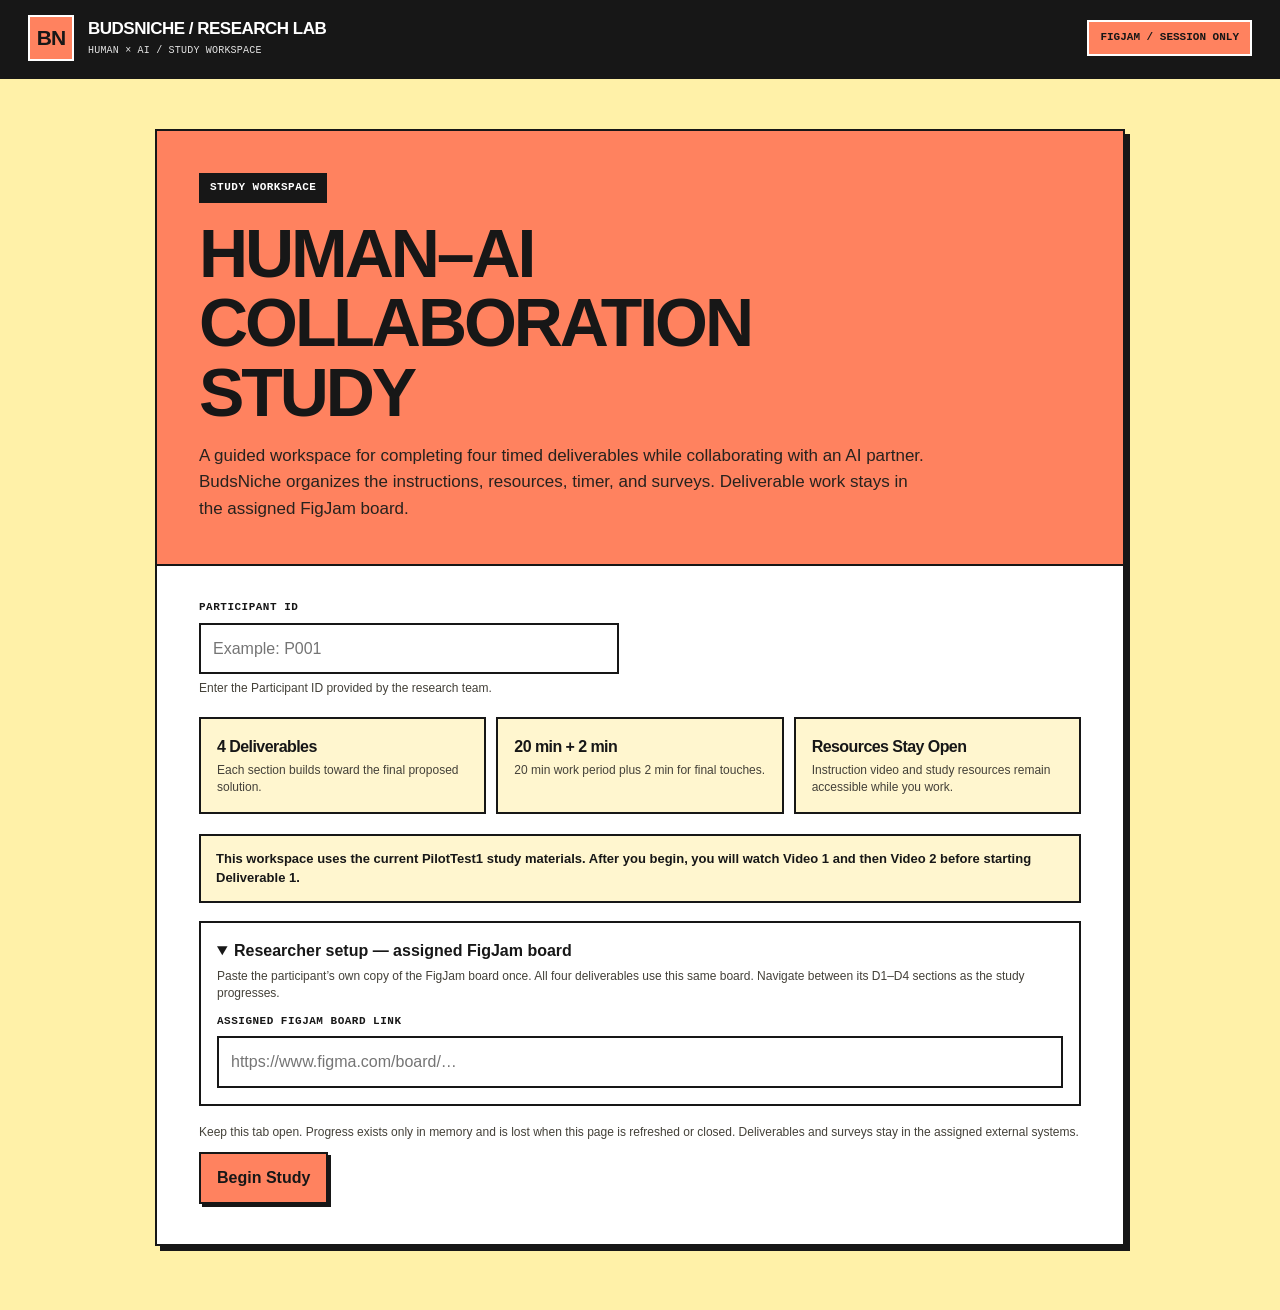
<file: research.html>
<!DOCTYPE html>
<html lang="en">
<head>
  <meta charset="UTF-8" />
  <meta name="viewport" content="width=device-width, initial-scale=1.0" />
  <meta name="referrer" content="no-referrer" />
  <title>BudsNiche / Human × AI Research</title>
  <style>
    :root{
      --bg:#f3f6f3;
      --panel:#ffffff;
      --panel-2:#eef4ee;
      --ink:#172019;
      --muted:#657067;
      --line:#d6dfd7;
      --green:#2f6a45;
      --green-dark:#1f4f33;
      --green-soft:#dfeee3;
      --orange:#d98532;
      --orange-soft:#fff0df;
      --red:#b84c4c;
      --blue:#4775a6;
      --shadow:0 10px 30px rgba(27, 46, 32, .08);
      --radius:16px;
    }

    *{box-sizing:border-box}
    html{scroll-behavior:smooth}
    body{
      margin:0;
      font-family:Arial, Helvetica, sans-serif;
      background:var(--bg);
      color:var(--ink);
    }
    button,input,textarea,select{font:inherit}
    button{cursor:pointer}
    .hidden{display:none!important}

    .topbar{
      position:sticky;
      top:0;
      z-index:50;
      background:rgba(255,255,255,.95);
      backdrop-filter:blur(10px);
      border-bottom:1px solid var(--line);
    }
    .topbar-inner{
      max-width:1440px;
      margin:0 auto;
      min-height:64px;
      padding:10px 18px;
      display:flex;
      align-items:center;
      gap:16px;
    }
    .brand-mark{
      width:40px;height:40px;border-radius:50%;
      background:var(--green);
      color:white;
      display:grid;
      place-items:center;
      font-weight:900;
      letter-spacing:-1px;
      border:2px solid var(--green-dark);
      flex:none;
    }
    .brand-copy{min-width:0}
    .brand-copy strong{display:block;font-size:16px}
    .brand-copy span{display:block;font-size:12px;color:var(--muted);margin-top:2px}
    .top-spacer{flex:1}
    .status-pill{
      border:1px solid var(--line);
      background:#fff;
      border-radius:999px;
      padding:8px 11px;
      font-size:12px;
      font-weight:700;
      color:var(--muted);
      white-space:nowrap;
    }

    .page{
      max-width:1440px;
      margin:0 auto;
      padding:26px 18px 60px;
    }
    .card{
      background:var(--panel);
      border:1px solid var(--line);
      border-radius:var(--radius);
      box-shadow:var(--shadow);
    }

    /* START */
    .start-shell{
      max-width:900px;
      margin:28px auto 0;
      overflow:hidden;
    }
    .start-hero{
      padding:38px;
      background:linear-gradient(135deg,#f8fbf8 0%,#e3eee5 100%);
      border-bottom:1px solid var(--line);
    }
    .eyebrow{
      color:var(--green);
      text-transform:uppercase;
      letter-spacing:.13em;
      font-size:12px;
      font-weight:900;
      margin-bottom:10px;
    }
    h1{
      margin:0;
      font-size:42px;
      line-height:1.02;
      letter-spacing:-1.6px;
    }
    .lead{
      margin:16px 0 0;
      color:var(--muted);
      font-size:17px;
      line-height:1.55;
      max-width:720px;
    }
    .start-body{padding:28px 38px 36px}
    .field-grid{
      display:grid;
      grid-template-columns:1fr 1fr;
      gap:14px;
    }
    label{
      font-size:12px;
      color:var(--muted);
      font-weight:800;
      display:block;
      margin-bottom:7px;
    }
    input,select,textarea{
      width:100%;
      border:1px solid #cbd5cc;
      border-radius:10px;
      background:white;
      color:var(--ink);
      padding:11px 12px;
      outline:none;
    }
    textarea{
      min-height:120px;
      resize:vertical;
      line-height:1.5;
    }
    input:focus,select:focus,textarea:focus{
      border-color:var(--green);
      box-shadow:0 0 0 3px rgba(47,106,69,.10);
    }
    .info-strip{
      display:grid;
      grid-template-columns:repeat(3,1fr);
      gap:10px;
      margin:20px 0;
    }
    .mini-info{
      border:1px solid var(--line);
      background:#fafcf9;
      border-radius:12px;
      padding:13px;
    }
    .mini-info strong{display:block;font-size:13px}
    .mini-info span{display:block;margin-top:4px;font-size:12px;color:var(--muted);line-height:1.4}
    .primary{
      border:0;
      border-radius:10px;
      background:var(--green);
      color:white;
      font-weight:900;
      padding:13px 18px;
    }
    .primary:hover{background:var(--green-dark)}
    .secondary{
      border:1px solid var(--line);
      border-radius:10px;
      background:white;
      color:var(--ink);
      font-weight:800;
      padding:11px 14px;
    }
    .secondary:hover{background:#f6f8f6}
    .danger{
      border:1px solid #e1bcbc;
      border-radius:10px;
      background:#fff7f7;
      color:#8e3636;
      font-weight:800;
      padding:11px 14px;
    }

    /* STUDY */
    .study-shell{display:grid;gap:18px}
    .progress-card{
      padding:18px;
      position:sticky;
      top:76px;
      z-index:35;
    }
    .progress-top{
      display:flex;
      align-items:center;
      gap:14px;
      margin-bottom:12px;
    }
    .progress-title{min-width:0}
    .progress-title strong{display:block;font-size:15px}
    .progress-title span{display:block;color:var(--muted);font-size:12px;margin-top:3px}
    .timer-box{
      margin-left:auto;
      min-width:150px;
      text-align:center;
      border-radius:11px;
      border:1px solid var(--line);
      padding:9px 12px;
      background:#f8faf8;
    }
    .timer-box.final{
      background:var(--orange-soft);
      border-color:#efc28f;
    }
    .timer-label{
      font-size:10px;
      font-weight:900;
      letter-spacing:.12em;
      text-transform:uppercase;
      color:var(--muted);
    }
    .timer{
      font-size:27px;
      font-weight:900;
      margin-top:2px;
      font-variant-numeric:tabular-nums;
    }
    .steps{
      display:grid;
      grid-template-columns:repeat(4,1fr);
      gap:7px;
    }
    .step{
      min-width:0;
      border-radius:8px;
      background:#edf1ed;
      padding:8px 10px;
      color:#788078;
      font-size:11px;
      font-weight:900;
      text-align:center;
      border:1px solid #e2e8e2;
    }
    .step.active{
      color:white;
      background:var(--green);
      border-color:var(--green);
    }
    .step.done{
      color:var(--green-dark);
      background:var(--green-soft);
      border-color:#c3dcc9;
    }

    .workspace{
      display:grid;
      grid-template-columns:minmax(0,1fr) 360px;
      gap:18px;
      align-items:start;
    }
    .main-column{display:grid;gap:16px;min-width:0}
    .side-column{
      display:grid;
      gap:16px;
      position:sticky;
      top:206px;
    }

    .section-card{overflow:hidden}
    .section-head{
      padding:16px 18px;
      border-bottom:1px solid var(--line);
      background:#fafcfa;
      display:flex;
      gap:12px;
      align-items:flex-start;
    }
    .section-head strong{font-size:15px}
    .section-head p{margin:4px 0 0;color:var(--muted);font-size:12px;line-height:1.45}
    .section-body{padding:18px}
    .prompt-block{
      border-left:4px solid var(--green);
      background:#f7faf7;
      padding:13px 14px;
      border-radius:0 10px 10px 0;
      margin-bottom:15px;
    }
    .prompt-block strong{font-size:13px}
    .prompt-block p{margin:6px 0 0;font-size:13px;line-height:1.5;color:#4d5850}
    .split{
      display:grid;
      grid-template-columns:1fr 1fr;
      gap:13px;
    }
    .field{margin-bottom:14px}
    .field:last-child{margin-bottom:0}
    .small-help{font-size:11px;color:var(--muted);margin-top:6px;line-height:1.4}

    .video-card{overflow:hidden}
    .video-head{
      padding:14px 15px;
      border-bottom:1px solid var(--line);
      display:flex;
      align-items:center;
      gap:10px;
      background:#f8faf8;
    }
    .video-head strong{font-size:13px}
    .video-head span{font-size:11px;color:var(--muted)}
    .video-placeholder{
      aspect-ratio:16/9;
      display:grid;
      place-items:center;
      padding:24px;
      background:#202723;
      color:white;
      text-align:center;
    }
    .play-circle{
      width:56px;height:56px;border-radius:50%;
      display:grid;place-items:center;
      background:white;color:var(--green-dark);
      margin:0 auto 12px;
      font-size:22px;font-weight:900;
    }
    .video-placeholder p{margin:0;color:#cbd4cd;font-size:12px;line-height:1.45}
    .video-actions{
      display:flex;
      gap:8px;
      padding:11px 13px;
      background:white;
    }
    .video-actions button{flex:1;font-size:12px;padding:9px}

    .resources-card{overflow:hidden}
    .resource-list{padding:10px}
    .resource{
      display:flex;
      gap:10px;
      align-items:center;
      border:1px solid var(--line);
      border-radius:9px;
      padding:10px;
      margin-bottom:8px;
      background:#fbfcfb;
    }
    .resource:last-child{margin-bottom:0}
    .resource-icon{
      width:34px;height:34px;border-radius:8px;
      background:var(--green-soft);
      color:var(--green-dark);
      display:grid;place-items:center;
      font-weight:900;font-size:11px;flex:none;
    }
    .resource-copy{min-width:0}
    .resource-copy strong{font-size:12px;display:block}
    .resource-copy span{font-size:10px;color:var(--muted);display:block;margin-top:3px}
    .resource button{
      margin-left:auto;
      border:0;
      background:none;
      color:var(--green);
      font-weight:900;
      font-size:11px;
      padding:7px;
    }

    .ai-card{padding:15px}
    .ai-card h3{font-size:14px;margin:0 0 5px}
    .ai-card p{font-size:11px;color:var(--muted);line-height:1.45;margin:0 0 12px}
    .ai-open{width:100%}
    .condition-tag{
      display:inline-block;
      background:#eef3ee;
      color:var(--green-dark);
      border:1px solid #d7e0d8;
      border-radius:999px;
      padding:5px 8px;
      font-size:10px;
      font-weight:900;
      margin-bottom:10px;
    }

    .work-status{
      display:flex;
      align-items:center;
      gap:8px;
      font-size:11px;
      color:var(--muted);
      padding:0 3px;
    }
    .save-dot{
      width:8px;height:8px;border-radius:50%;
      background:#7baa89;
    }

    .notice{
      border:1px solid #efc28f;
      background:var(--orange-soft);
      color:#6f461d;
      border-radius:12px;
      padding:13px 15px;
      font-size:12px;
      line-height:1.45;
      font-weight:700;
    }

    /* INTRO VIDEO */
    .instruction-stage{
      max-width:1040px;
      margin:0 auto;
    }
    .instruction-card{overflow:hidden}
    .instruction-copy{padding:24px}
    .instruction-copy h2{margin:0;font-size:26px}
    .instruction-copy p{margin:9px 0 0;color:var(--muted);line-height:1.55;font-size:14px}
    .instruction-video{
      aspect-ratio:16/9;
      background:#202723;
      display:grid;
      place-items:center;
      color:white;
      padding:30px;
      text-align:center;
    }
    .instruction-actions{
      display:flex;
      align-items:center;
      gap:12px;
      padding:18px 24px 24px;
    }
    .instruction-actions .secondary{margin-left:auto}

    /* COMPLETE */
    .complete-card{
      max-width:820px;
      margin:30px auto;
      padding:42px;
      text-align:center;
    }
    .complete-icon{
      width:72px;height:72px;border-radius:50%;
      background:var(--green-soft);
      color:var(--green);
      display:grid;place-items:center;
      font-size:32px;
      font-weight:900;
      margin:0 auto 18px;
    }
    .complete-card h2{margin:0;font-size:30px}
    .complete-card p{color:var(--muted);line-height:1.55}
    .summary-grid{
      display:grid;
      grid-template-columns:repeat(3,1fr);
      gap:10px;
      margin:24px 0;
      text-align:left;
    }
    .summary-box{
      background:#f8faf8;
      border:1px solid var(--line);
      border-radius:10px;
      padding:13px;
    }
    .summary-box strong{display:block;font-size:13px}
    .summary-box span{display:block;font-size:11px;color:var(--muted);margin-top:4px}

    /* REAL STUDY MEDIA + PRE-STUDY FLOW */
    .study-video{
      display:block;
      width:100%;
      aspect-ratio:16/9;
      background:#111713;
      object-fit:contain;
    }
    .prestudy-stage,.survey-stage{max-width:1040px;margin:0 auto}
    .prestudy-card,.survey-card{overflow:hidden}
    .prestudy-copy,.survey-copy{padding:24px}
    .prestudy-copy h2,.survey-copy h2{margin:0;font-size:28px}
    .prestudy-copy p,.survey-copy p{margin:9px 0 0;color:var(--muted);line-height:1.55;font-size:14px}
    .prestudy-actions,.survey-actions{display:flex;gap:10px;align-items:center;padding:18px 24px 24px;flex-wrap:wrap}
    .resource-library{padding:0 24px 24px}
    .resource-library h3{margin:0 0 10px;font-size:14px}
    .resource-link{color:inherit;text-decoration:none}
    .resource-link:hover .resource{border-color:#aac6b0;background:#f6faf6}
    .external-link{display:inline-flex;align-items:center;gap:5px}
    .study-meta{display:grid;grid-template-columns:repeat(2,1fr);gap:10px;margin-top:18px}
    .study-meta-box{border:1px solid var(--line);border-radius:10px;padding:11px;background:#fafcfa}
    .study-meta-box strong{display:block;font-size:12px}
    .study-meta-box span{display:block;color:var(--muted);font-size:11px;margin-top:3px;line-height:1.4}
    .skill-box{margin-top:10px;border:1px solid #d6dfd7;background:#f8faf8;border-radius:9px;padding:10px;font-size:11px;line-height:1.45}
    .skill-box strong{display:block;margin-bottom:3px}
    .structured-grid{display:grid;grid-template-columns:1fr 1fr;gap:12px}
    .structured-grid .field.full{grid-column:1/-1}
    .study-table-wrap{overflow-x:auto;border:1px solid var(--line);border-radius:10px;margin:10px 0 16px}
    .study-table{width:100%;border-collapse:collapse;min-width:720px}
    .study-table th{background:#eef3ee;font-size:11px;text-align:left;padding:9px;border-bottom:1px solid var(--line)}
    .study-table td{padding:6px;border-bottom:1px solid #e8ede8;border-right:1px solid #edf0ed;vertical-align:top}
    .study-table tr:last-child td{border-bottom:0}
    .study-table td:last-child{border-right:0}
    .study-table input,.study-table textarea{border:0;border-radius:6px;padding:8px;min-width:130px;background:#fff}
    .study-table textarea{min-height:70px}
    .month-grid input{min-width:90px}
    .orientation-badge{display:inline-block;border:1px solid #c7d8ca;background:var(--green-soft);color:var(--green-dark);font-size:10px;font-weight:900;border-radius:999px;padding:5px 8px;margin-bottom:10px}
    .survey-link-note{border:1px solid #d7e0d8;background:#f8faf8;border-radius:10px;padding:13px;margin-top:16px;font-size:12px;color:#4d5850;line-height:1.5}

    @media(max-width:1000px){
      .workspace{grid-template-columns:1fr}
      .side-column{position:static;grid-template-columns:1fr 1fr}
    }
    @media(max-width:700px){
      .page{padding:16px 12px 40px}
      h1{font-size:34px}
      .start-hero,.start-body{padding:24px}
      .field-grid,.split,.info-strip,.summary-grid,.structured-grid,.study-meta{grid-template-columns:1fr}
      .steps{grid-template-columns:1fr 1fr}
      .progress-card{position:static}
      .progress-top{align-items:flex-start;flex-wrap:wrap}
      .timer-box{margin-left:0}
      .side-column{grid-template-columns:1fr}
      .topbar-inner{padding-inline:12px}
      .status-pill{display:none}
    }

    /* 06 — neo-brutalist study interface */
    :root{--bg:#FFF1A8;--panel:#fff;--panel-2:#FFF6CF;--ink:#171717;--muted:#444139;--line:#171717;--green:#FF825F;--green-dark:#F0633E;--green-soft:#E4F4D2;--orange:#FF825F;--orange-soft:#FFE4D9;--red:#A52B25;--blue:#395AC1;--shadow:5px 5px 0 #171717;--radius:0px;--mono:ui-monospace,SFMono-Regular,Menlo,Consolas,monospace;--display:'Arial Black','Helvetica Neue',Arial,sans-serif}
    body{background:var(--bg);font-family:'Helvetica Neue',Arial,sans-serif;line-height:1.45}
    .topbar{background:#171717;color:white;border-bottom:3px solid #171717;backdrop-filter:none}
    .topbar-inner{min-height:76px;max-width:1480px;padding:12px 28px;gap:14px}
    .brand-mark{width:46px;height:46px;border-radius:0;background:var(--green);border:2px solid white;color:#171717;font-family:var(--display);font-size:21px}
    .brand-copy strong{font-family:var(--display);font-size:17px;letter-spacing:-.5px;text-transform:uppercase;font-weight:900}
    .brand-copy span{color:#e4e4e4;font-family:var(--mono);font-size:10px;letter-spacing:.02em}
    .status-pill{background:var(--green);color:#171717;border:2px solid white;border-radius:0;font-family:var(--mono);font-size:11px}
    .page{max-width:1480px;padding:28px 28px 64px}
    .card{border:2px solid #171717;box-shadow:var(--shadow);border-radius:0}
    .start-shell{max-width:970px;margin:22px auto 0}
    .start-hero{background:var(--green);border-bottom:2px solid #171717;padding:42px}
    h1,h2,.progress-title strong,.section-head strong{font-family:var(--display);font-weight:900;letter-spacing:-.045em;line-height:1.02}
    h1{font-size:clamp(38px,6vw,68px);max-width:780px;text-transform:uppercase}
    .eyebrow,.orientation-badge,.condition-tag,.timer-label,label{font-family:var(--mono);letter-spacing:.045em;font-size:11px;font-weight:800;text-transform:uppercase;color:#171717}
    .eyebrow{display:table;border:2px solid #171717;background:#171717;color:#fff;padding:5px 9px;margin-bottom:16px}
    .lead{color:#27221E;font-size:17px;max-width:730px}
    .start-body{padding:34px 42px 40px}
    input,select,textarea{border:2px solid #171717;border-radius:0;padding:12px;background:#fff}
    input:focus,select:focus,textarea:focus{border-color:#171717;box-shadow:3px 3px 0 #FF825F;outline:2px solid #171717;outline-offset:2px}
    .mini-info,.study-meta-box,.summary-box{border:2px solid #171717;background:#FFF6CF;border-radius:0;padding:16px}
    .mini-info strong,.summary-box strong{font-family:var(--display);font-size:16px;letter-spacing:-.035em}
    .mini-info span,.summary-box span,.small-help{font-size:12px;color:var(--muted)}
    .primary,.secondary,.danger{border:2px solid #171717;border-radius:0;background:var(--green);color:#171717;box-shadow:3px 3px 0 #171717;font-weight:900;padding:12px 16px;transition:transform .1s,box-shadow .1s}
    .secondary{background:#fff}.danger{background:#FFE4D9;color:#72241D}
    .primary:hover,.secondary:hover,.danger:hover{background:#171717;color:#fff}
    button:active{transform:translate(2px,2px);box-shadow:1px 1px 0 #171717}
    button:focus-visible,a:focus-visible,summary:focus-visible{outline:3px solid #395AC1;outline-offset:4px}
    .notice{border:2px solid #171717;border-radius:0;background:#FFF6CF;color:#171717;font-size:13px;line-height:1.5}
    #boardSetup{border:2px solid #171717!important;border-radius:0!important;background:#fff}
    .progress-card{padding:18px 20px;background:#fff;top:88px}
    .progress-top{gap:18px;margin-bottom:15px}
    .progress-title strong{font-size:clamp(22px,3vw,34px)}
    .progress-title span{font-size:13px}
    .timer-box{border:2px solid #171717;border-radius:0;background:var(--green);box-shadow:3px 3px 0 #171717;padding:10px 16px}
    .timer-box.final{background:#FFDD74;border-color:#171717}
    .timer{font-family:var(--mono);font-weight:900;font-size:30px;line-height:1.2}
    .step{border:2px solid #171717;border-radius:0;background:#fff;color:#454545;font-family:var(--mono);font-size:11px;padding:9px 5px}
    .step.active{background:#171717;border-color:#171717;color:white}.step.done{background:#E4F4D2;border-color:#171717;color:#171717}
    .workspace{grid-template-columns:minmax(0,1fr) 340px;gap:22px}
    .main-column,.side-column{gap:20px}.side-column{top:257px}
    .section-head{background:var(--green);border-bottom:2px solid #171717;padding:22px 24px}
    .section-head strong{font-size:clamp(24px,3vw,37px);text-transform:uppercase;display:block}
    .section-head p{font-size:14px;color:#29231F;margin-top:8px}
    .section-body{padding:22px 24px}
    .prompt-block{border:2px solid #171717;border-left:7px solid #171717;border-radius:0;background:#FFF6CF;padding:12px 15px}
    .prompt-block strong{font-family:var(--mono);font-size:11px;text-transform:uppercase;letter-spacing:.06em}
    .prompt-block p{font-size:14px;color:#171717}
    .video-head{border-bottom:2px solid #171717;background:#FFF6CF;padding:14px 15px}.video-head strong{font-size:14px;display:block}.video-head span{font-size:11px;display:block;margin-top:3px}
    .video-actions{gap:10px;padding:12px}.video-actions button{box-shadow:2px 2px 0 #171717}
    .resource{border:1.5px solid #171717;border-radius:0;background:#fff;padding:10px;gap:8px}
    .resource-icon{background:#FF825F;color:#171717;border:1.5px solid #171717;border-radius:0;font-family:var(--mono)}
    .resource button{color:#171717;font-family:var(--mono)}.resource-link:hover .resource{background:#FFF6CF;border-color:#171717}
    .condition-tag,.orientation-badge{background:#FFF1A8;border:2px solid #171717;border-radius:0;color:#171717}
    .ai-card{padding:17px}.ai-card h3{font-family:var(--display);font-size:20px;font-weight:900;letter-spacing:-.035em}.ai-card p{font-size:12px}
    .skill-box,.survey-link-note{background:#FFF6CF;border:2px solid #171717;border-radius:0;color:#171717}.ai-open{margin-top:14px}
    .work-status{font-family:var(--mono);font-size:10px;color:#171717}.save-dot{border:1px solid #171717;background:#E4F4D2;border-radius:0}
    .instruction-copy,.prestudy-copy,.survey-copy{background:var(--green);border-bottom:2px solid #171717;padding:30px}
    .instruction-copy h2,.prestudy-copy h2,.survey-copy h2{font-size:clamp(32px,4vw,48px);text-transform:uppercase}
    .instruction-copy p,.prestudy-copy p,.survey-copy p{color:#27221E;font-size:15px}
    .study-video{background:#171717}.instruction-actions,.prestudy-actions,.survey-actions{padding:23px 30px 29px}
    .complete-icon{border:2px solid #171717;border-radius:0;background:#E4F4D2;color:#171717;box-shadow:3px 3px 0 #171717}
    .complete-card h2{font-size:42px}.complete-card .eyebrow{margin:0 auto 16px}
    .example-panel{margin:22px 0 16px;border:2px solid #171717;background:#fff;box-shadow:3px 3px 0 #171717;overflow:hidden}
    .example-bar{display:flex;align-items:center;justify-content:space-between;gap:10px;background:#171717;color:#fff;padding:9px 12px;font-family:var(--mono);font-size:11px;font-weight:800;letter-spacing:.025em;text-transform:uppercase}
    .example-bar span:last-child{color:#FFF1A8;font-size:10px;white-space:nowrap}
    .example-picture{display:block;width:100%;height:auto;background:#F6F6F3}
    .example-caption{margin:0;padding:10px 13px;border-top:2px solid #171717;color:#444139;font-size:12px;line-height:1.45}
    .figjam-guidance{font-size:13px;margin:13px 0;line-height:1.5;color:#171717}
    #openBoardBtn{font-family:var(--display);font-size:17px;letter-spacing:-.02em;text-align:left;display:flex;justify-content:space-between;align-items:center;gap:10px;padding:16px 18px}
    @media(max-width:1000px){.workspace{grid-template-columns:1fr}.side-column{position:static;grid-template-columns:1fr 1fr}.page{padding:20px 18px 50px}}
    @media(max-width:700px){.page{padding:14px 12px 40px}.topbar-inner{padding:10px 12px;min-height:62px}.brand-copy strong{font-size:13px}.brand-copy span{font-size:9px}.start-hero,.start-body,.section-body,.section-head,.instruction-copy,.prestudy-copy,.survey-copy{padding:20px}.side-column{grid-template-columns:1fr}.progress-card{position:static}.instruction-actions,.prestudy-actions,.survey-actions{padding:18px 20px;flex-wrap:wrap}.instruction-actions .secondary{margin-left:0}.example-bar{font-size:10px}.example-bar span:last-child{font-size:9px}.complete-card{padding:25px}}
    .config-grid{display:grid;grid-template-columns:repeat(auto-fit,minmax(min(100%,320px),1fr));gap:16px;margin:20px 0}
    .config-field{min-width:0;border:2px solid var(--ink);background:#fff;padding:14px;box-shadow:3px 3px 0 var(--ink)}
    .config-field label{display:block;margin-bottom:7px;font-weight:800}
    .config-field input,.config-field select,.config-field textarea{width:100%;max-width:100%;min-width:0}
    .config-field textarea{min-height:90px;resize:vertical}
    .config-actions{display:flex;flex-wrap:wrap;gap:10px;margin:16px 0}
    #configPreview svg{width:100%;height:auto}
  </style>
</head>
<body>
  <header class="topbar">
    <div class="topbar-inner">
      <div class="brand-mark">BN</div>
      <div class="brand-copy">
        <strong>BudsNiche / Research Lab</strong>
        <span>HUMAN × AI / STUDY WORKSPACE</span>
      </div>
      <div class="top-spacer"></div>
      <div class="status-pill" id="topStatus">RESEARCH / SESSION ONLY</div>
    </div>
  </header>

  <main class="page">
    <!-- START SCREEN -->
    <section id="startScreen" class="start-shell card">
      <div class="start-hero">
        <div class="eyebrow">Study Workspace</div>
        <h1>Human–AI Collaboration Study</h1>
        <p class="lead">
          A guided workspace for completing four timed deliverables while collaborating with an AI partner.
          BudsNiche organizes the instructions, resources, timer, and surveys. Deliverable work stays in the assigned FigJam board.
        </p>
      </div>
      <div class="start-body" id="startBodyMarker">
        <div style="max-width:420px">
          <label for="participantId">Participant ID</label>
          <input id="participantId" placeholder="Example: P001" autocomplete="off" />
          <div class="small-help">Enter the Participant ID provided by the research team.</div>
        </div>

        <div class="info-strip">
          <div class="mini-info">
            <strong>4 Deliverables</strong>
            <span>Each section builds toward the final proposed solution.</span>
          </div>
          <div class="mini-info">
            <strong id="timingSummary">20 + 2 Minutes</strong>
            <span id="timingDescription">20-minute work period plus 2 minutes for final touches.</span>
          </div>
          <div class="mini-info">
            <strong>Resources Stay Open</strong>
            <span>Instruction video and study resources remain accessible while you work.</span>
          </div>
        </div>

        <div class="notice" style="margin-bottom:18px">
          This workspace uses the current PilotTest1 study materials. After you begin, you will watch Video 1 and then Video 2 before starting Deliverable 1.
        </div>

        <details id="boardSetup" style="margin:18px 0;padding:16px;border:1px solid var(--line);border-radius:12px">
          <summary style="cursor:pointer;font-weight:700">Researcher setup — assigned FigJam board</summary>
          <p class="small-help" id="boardSetupHelp">Paste the participant’s own copy of the FigJam board once. All four deliverables use this same board. Navigate between its D1–D4 sections as the study progresses.</p>
          <div class="field" style="margin-top:12px"><label for="boardUrl">Assigned FigJam board link</label><input id="boardUrl" type="url" autocomplete="off" placeholder="https://www.figma.com/board/…" /></div>
        </details>
        <p class="small-help">Keep this tab open. Progress exists only in memory and is lost when this page is refreshed or closed. Deliverables and surveys stay in the assigned external systems.</p><button class="primary" id="beginStudyBtn">Begin Study</button>
      </div>
    </section>

    <!-- OWNER_PANEL -->
    <!-- PRE-STUDY ORIENTATION / PROBLEM BRIEF -->
    <section id="preStudyScreen" class="prestudy-stage hidden">
      <div class="prestudy-card card">
        <div class="prestudy-copy">
          <div class="orientation-badge" id="preStudyBadge">Study Orientation</div>
          <h2 id="preStudyTitle">Start Here</h2>
          <p id="preStudyDescription">Watch the study orientation before continuing.</p>
          <div class="study-meta" id="preStudyMeta"></div>
        </div>
        <video id="preStudyVideo" class="study-video" controls playsinline preload="metadata"></video>
        <div id="preStudyResources" class="resource-library hidden"></div>
        <div class="prestudy-actions">
          <button class="primary" id="continuePreStudyBtn">Continue</button>
        </div>
      </div>
    </section>

    <!-- INSTRUCTION SCREEN -->
    <section id="instructionScreen" class="instruction-stage hidden">
      <div class="instruction-card card">
        <div class="instruction-copy">
          <div class="eyebrow" id="instructionEyebrow">Deliverable 1 of 4</div>
          <h2 id="instructionTitle">Roles & Initial Approach</h2>
          <p id="instructionDescription">
            Watch the instructions before starting the timed work period. This video will remain available during the deliverable.
          </p>
        </div>
        <div class="video-head">
          <div>
            <strong id="instructionVideoLabel">Instruction Video 1</strong>
            <span>Study instruction video</span>
          </div>
        </div>
        <video id="instructionVideo" class="study-video" controls playsinline preload="metadata"></video>
        <div id="inlineProblemBrief" class="notice hidden" style="margin:16px"><strong>Problem package · Strengthening Third Places for Young Adults in Ames</strong><p>How could Ames community spaces better support adults ages 18–35? Propose three initiatives for a six-month pilot. The study resources remain available during every deliverable.</p><div id="instructionResources"></div></div>
        <div class="instruction-actions">
          <button class="primary" id="startDeliverableBtn">Start 20-Minute Deliverable</button>
        </div>
      </div>
    </section>

    <!-- WORKSPACE -->
    <section id="studyScreen" class="study-shell hidden">
      <div class="progress-card card">
        <div class="progress-top">
          <div class="progress-title">
            <strong id="progressHeading">Deliverable 1 — Roles & Initial Approach</strong>
            <span id="progressSubheading">Work period in progress. Edit the assigned FigJam section.</span>
          </div>
          <div class="timer-box" id="timerBox">
            <div class="timer-label" id="timerLabel">Work Period</div>
            <div class="timer" id="timer">20:00</div>
          </div>
        </div>
        <div class="steps" id="steps"></div>
      </div>

      <div id="finalTouchesNotice" class="notice hidden">
        Main work period complete. You now have <strong id="finalDurationText">2 minutes for final touches</strong>. Finish your edits in FigJam. When time expires, return here for the post-deliverable survey.
      </div>

      <div class="workspace">
        <div class="main-column">
          <div class="section-card card">
            <div class="section-head">
              <div>
                <strong id="taskTitle">Current Task</strong>
                <p id="taskDescription"></p>
              </div>
            </div>
            <div class="section-body">
              <div class="prompt-block">
                <strong id="taskPromptTitle">Deliverable Goal</strong>
                <p id="taskPrompt"></p>
              </div>

              <div id="deliverableFields"></div>
            </div>
          </div>

          <div class="work-status">
            <span class="save-dot"></span>
            <span id="saveStatus">Progress exists only in this open tab. Deliverable responses stay in FigJam.</span>
          </div>
        </div>

        <aside class="side-column">
          <!-- VIDEO PERSISTS DURING FULL DELIVERABLE -->
          <div class="video-card card">
            <div class="video-head">
              <div>
                <strong id="sideVideoTitle">Instruction Video 1</strong>
                <span>Available throughout this deliverable</span>
              </div>
            </div>
            <div id="sideVideoPlaceholder">
              <video id="sideVideo" class="study-video" controls playsinline preload="metadata"></video>
            </div>
            <div class="video-actions">
              <button class="secondary" id="replayVideoBtn">Replay / Reference</button>
              <button class="secondary" id="collapseVideoBtn">Hide Video</button>
            </div>
          </div>

          <div class="resources-card card">
            <div class="video-head">
              <div>
                <strong>Study Resources</strong>
                <span>Accessible during every deliverable</span>
              </div>
            </div>
            <div class="resource-list" id="workspaceResourceList"></div>
          </div>

          <div class="ai-card card">
            <div class="condition-tag" id="conditionTag">Assigned AI Workspace</div>
            <h3>AI Collaborator</h3>
            <p>
              Keep the AI on the second monitor while this study workspace stays open here.
            </p>
            <div class="skill-box" id="skillBox"></div>
            <button class="primary ai-open" id="openAiBtn">Open AI Workspace ↗</button>
          </div>

        </aside>
      </div>
    </section>

    <!-- POST-DELIVERABLE SURVEY -->
    <section id="surveyScreen" class="survey-stage hidden">
      <div class="survey-card card">
        <div class="survey-copy">
          <div class="eyebrow" id="surveyEyebrow">Deliverable Complete</div>
          <h2 id="surveyTitle">Post-deliverable survey</h2>
          <p id="surveyDescription">Complete the short Qualtrics survey before moving to the next deliverable.</p>
          <div class="survey-link-note">The survey opens in a new tab so your BudsNiche study workspace and session progress stays open here.</div>
        </div>
        <div class="survey-actions">
          <button class="primary" id="openSurveyBtn">Open Survey ↗</button>
          <button class="secondary" id="surveyCompleteBtn">I Finished the Survey — Continue</button>
        </div>
      </div>
    </section>

    <!-- COMPLETE -->
    <section id="completeScreen" class="complete-card card hidden">
      <div class="complete-icon">✓</div>
      <div class="eyebrow">Study Complete</div>
      <h2>All four timed deliverables are complete.</h2>
      <p>
        All four deliverables are complete. Finish the post-session survey, then follow the researcher's closing instructions.
      </p>
      <div class="summary-grid">
        <div class="summary-box">
          <strong id="summaryParticipant">Participant —</strong>
          <span>Study identifier</span>
        </div>
        <div class="summary-box">
          <strong id="summaryCondition">AI workspace assigned</strong>
          <span>Study assignment for this tab</span>
        </div>
        <div class="summary-box">
          <strong>4 / 4 Complete</strong>
          <span>Timed deliverables complete</span>
        </div>
      </div>
      <button class="primary" id="postSessionBtn">Open Post-Session Survey ↗</button>
      <button class="danger" id="resetBtn" style="margin-left:8px">End / Reset Session</button>
    </section>
  </main>

  <script>
    const DEMO_MODE = new URLSearchParams(location.search).get("demo") === "1";
    const RESEARCHER_MODE = false;
    let WORK_SECONDS = DEMO_MODE ? 45 : 20 * 60;
    let FINAL_SECONDS = DEMO_MODE ? 15 : 2 * 60;
    // Delete legacy participant-session records from this browser; do not write new ones.
    try { for (const key of ["budsnicheFigJamDemoV2","budsnicheFigJamStudyV2","budsnicheResearchWorkspaceV8"]) localStorage.removeItem(key); } catch {}

    // ===== STUDY CONFIG =====
    // Update links here when a study asset changes. The rest of the page reads from this object.
    const STORAGE_BASE = "https://xrwtuneumaoviwdintej.supabase.co/storage/v1/object/public/research-study";
    const STUDY = {
      videos: {
        // IMPORTANT: the files in Supabase were renamed in list order, so their filenames do not match their actual video content.
        // This mapping intentionally points each study step to the file that contains the correct video.
        start: `${STORAGE_BASE}/Videos/01-start-here.mp4`,
        deliverables: [
          `${STORAGE_BASE}/Videos/02-problem-brief.mp4`,       // actual Deliverable 1 — Team Charter
          `${STORAGE_BASE}/Videos/03-deliverable-1.mp4`,      // actual Deliverable 2 — Problem Representation
          `${STORAGE_BASE}/Videos/04-deliverable-2.mp4`,      // actual Deliverable 3 — Execution Plan
          `${STORAGE_BASE}/Videos/05-deliverable-3.mp4`       // actual Deliverable 4 — Review & Evaluation
        ]
      },
      resources: [
        {name:"Downtown Ames: A Guiding Vision for the Future", meta:"Ames downtown planning report", url:`${STORAGE_BASE}/Resources/01-downtown-ames.pdf`},
        {name:"2025 Ames Resident Satisfaction Survey", meta:"Resident satisfaction and community data", url:`${STORAGE_BASE}/Resources/02-resident-survey-2025.pdf`},
        {name:"Ames Plan 2040", meta:"City comprehensive planning resource", url:`${STORAGE_BASE}/Resources/03-ames-plan-2040.pdf`},
        {name:"U.S. Surgeon General Social Connection Advisory", meta:"Loneliness, isolation, and social connection", url:`${STORAGE_BASE}/Resources/04-social-connection-advisory.pdf`}
      ],
      ai: {
        regular: "https://chatgpt.com/",
        trained: "https://chatgpt.com/g/g-p-6af34558b4e48191a9ab13ae13c6fb0c-pilottest1-11-12-2026/project"
      },
      surveys: [
        "https://iastate.qualtrics.com/jfe/form/SV_4VGrk7s2I0QFmyq",
        "https://iastate.qualtrics.com/jfe/form/SV_dpzc7nTY6dYLVUa",
        "https://iastate.qualtrics.com/jfe/form/SV_1KQaPlDm61LG8PI",
        "https://iastate.qualtrics.com/jfe/form/SV_0AFEkYgx0OJQ2d8"
      ],
      postSession: "https://iastate.qualtrics.com/jfe/form/SV_3vBycJeNhVnxsd8"
    };

    const DELIVERABLES = [
      {
        title: "Team Charter",
        short: "Charter",
        desc: "Create a shared team charter that defines the problem objective, teammate profiles, collaboration style, and responsibilities.",
        prompt: "Work with your AI teammate to establish how your team will approach the Ames community-space problem before moving into problem representation.",
        skill: "@CPS Exploring and Understanding",
        figjam: "https://www.figma.com/board/1MLVs4TzuKo6BVbcxUgeh3/Study?node-id=5-175",
        fields: [
          {key:"purpose", label:"Project purpose and desired outcomes", help:"What is the team trying to accomplish, and what would a strong outcome look like?", full:true},
          {key:"humanProfile", label:"Human teammate profile", help:"Relevant strengths, knowledge, limits, preferences, or responsibilities of the human teammate."},
          {key:"aiProfile", label:"AI teammate profile", help:"What the AI can contribute, where it should be checked, and what role it should play."},
          {key:"collaborationStyle", label:"Collaboration style", help:"How should the human and AI communicate, challenge ideas, verify work, and make decisions?", full:true},
          {key:"rolesResponsibilities", label:"Roles and responsibilities", help:"Record the main responsibilities owned by the human, the AI, or shared by both.", full:true}
        ]
      },
      {
        title: "Problem Representation",
        short: "Represent",
        desc: "Document the problem's scope, components, resources, information, and task ownership in a shared representation.",
        prompt: "Break down how Ames community spaces could better support adults ages 18–35. Show the important pieces, relationships, information needs, and who should own each part of the work.",
        skill: "@CPS Represent and Formulate",
        figjam: "https://www.figma.com/board/1MLVs4TzuKo6BVbcxUgeh3/Study?node-id=5-203",
        fields: [
          {key:"problemFormulation", label:"Problem formulation", help:"State the problem clearly, including the target population, setting, constraints, and desired result.", full:true},
          {key:"sharedRepresentation", label:"Shared representation", help:"Describe the major components and how they connect. You can use arrows, bullets, or a simple text map.", full:true},
          {key:"tasksOwnership", label:"Tasks and ownership", help:"What work needs to be done next, and which teammate should own or share each task?", full:true}
        ]
      },
      {
        title: "Execution Plan",
        short: "Execute",
        desc: "Turn the proposed initiatives into a concrete six-month pilot plan with outcomes, milestones, deliverables, and responsibilities.",
        prompt: "Develop three initiatives for a six-month pilot. Make the plan specific enough that another team could understand what happens, when it happens, and who is responsible.",
        skill: "@CPS Plan and Execute",
        figjam: "https://www.figma.com/board/1MLVs4TzuKo6BVbcxUgeh3/Study?node-id=5-220",
        custom: "execution"
      },
      {
        title: "Review & Evaluation",
        short: "Review",
        desc: "Review the team's understanding, assess progress and evidence, and identify feedback, revisions, and next steps.",
        prompt: "Evaluate the three proposed initiatives and the team's overall plan. Record what is supported, what needs revision, and what should happen next.",
        skill: "@CPS Monitor and Reflect",
        figjam: "https://www.figma.com/board/1MLVs4TzuKo6BVbcxUgeh3/Study?node-id=5-296",
        custom: "review"
      }
    ];

    const state = {
      participantId: "",
      condition: "regular",
      current: 0,
      phase: "start", // start, orientation, problem, instructions, work, final, survey, complete
      seconds: WORK_SECONDS,
      boardLinks: [],
      videoSequence: "two",
      deadline: null,
      boardOpenedAt: [null,null,null,null],
      startedAt: null,
      deliverableStartedAt: [null,null,null,null],
      deliverableCompletedAt: [null,null,null,null],
      orientationCompleted: false,
      problemBriefCompleted: false,
      surveysOpened: [false,false,false,false]
    };

    let interval = null;
    const $ = (id) => document.getElementById(id);

    function saveState() {
      // Session state remains in memory only.
      $("saveStatus").textContent = "Progress exists only in this open tab. Deliverable responses stay in FigJam.";
    }

    function showOnly(id) {
      for (const v of ["preStudyVideo","instructionVideo","sideVideo"]) $(v).pause();
      ["startScreen","preStudyScreen","instructionScreen","studyScreen","surveyScreen","completeScreen"].forEach(x => $(x).classList.add("hidden"));
      $(id).classList.remove("hidden");
      $("researchControl")?.classList.toggle("hidden", !(RESEARCHER_MODE && id === "startScreen"));
      window.scrollTo({top:0,behavior:"smooth"});
    }

    function setVideo(el, src) {
      if (!el) return;
      if (el.dataset.src === src) return;
      el.pause();
      el.src = src;
      el.dataset.src = src;
      el.load();
    }

    function resourceListHtml() {
      return STUDY.resources.map((r,i) => `
        <a class="resource-link" href="${r.url}" target="_blank" rel="noopener noreferrer">
          <div class="resource">
            <div class="resource-icon">R${i+1}</div>
            <div class="resource-copy">
              <strong>${r.name}</strong>
              <span>${r.meta}</span>
            </div>
            <button type="button" tabindex="-1">OPEN ↗</button>
          </div>
        </a>
      `).join("");
    }

    function renderResourceLists() {
      $("workspaceResourceList").innerHTML = resourceListHtml();
      $("preStudyResources").innerHTML = `<h3>Study Resource Library</h3>${resourceListHtml()}`;
    }

    function assignConditionFromParticipantId(participantId) {
      const match = String(participantId).trim().match(/(\d+)$/);
      if (!match) return null;
      const participantNumber = Number.parseInt(match[1], 10);
      if (!Number.isFinite(participantNumber)) return null;
      // Research assignment rule: odd participant numbers use the collaborative/trained AI; even use regular GPT.
      return participantNumber % 2 === 1 ? "trained" : "regular";
    }

    function boardKey(link) {
      try {
        const u = new URL(link);
        const m = u.pathname.match(/^\/board\/([a-zA-Z0-9]+)(?:\/|$)/);
        if (u.protocol !== "https:" || !["www.figma.com", "figma.com"].includes(u.hostname) || !m) return null;
        return m[1];
      } catch { return null; }
    }
    function validBoardLinks(links) {
      if (!Array.isArray(links) || links.length !== 4) return false;
      const keys = links.map(boardKey);
      return !!keys[0] && keys.every(k => k === keys[0]);
    }

    function beginStudy() {
      const participant = $("participantId").value.trim();
      if (!participant) {
        alert("Enter a participant ID to begin the study.");
        return;
      }
      const assignedCondition = assignConditionFromParticipantId(participant);
      if (!assignedCondition) {
        alert("Enter a valid Participant ID ending in a number, such as P001.");
        return;
      }
      const enteredBoard = $("boardUrl").value.trim();
      const key = boardKey(enteredBoard);
      if (!key) {
        $("boardSetup").open = true;
        alert("Researcher: provide the assigned FigJam board link.");
        return;
      }
      const templateKey = boardKey(DELIVERABLES[0].figjam);
      if (!DEMO_MODE && (key === templateKey || key === "1MLVs4TzuKo6BVbcxUgeh3")) {
        alert("Use a separate participant copy of the template in study mode. The original template is for demo testing only.");
        return;
      }
      // Known template section IDs work for demo only. Do not assume copied boards retain IDs.
      const normalizedBoard = new URL(enteredBoard);
      normalizedBoard.search = "";
      normalizedBoard.hash = "";
      state.boardLinks = key === templateKey ? DELIVERABLES.map(d => d.figjam) : Array(4).fill(normalizedBoard.href);
      state.videoSequence = "two";
      state.participantId = participant.toUpperCase();
      state.condition = assignedCondition;
      state.current = 0;
      state.phase = "orientation";
      $("participantId").value = ""; $("boardUrl").value = "";
      state.seconds = WORK_SECONDS;
      state.startedAt = new Date().toISOString();
      saveState();
      renderPreStudy();
    }

    function renderPreStudy() {
      clearInterval(interval);
      $("preStudyBadge").textContent = "Study Orientation";
      $("preStudyTitle").textContent = "Start Here";
      $("preStudyDescription").textContent = "Watch the study orientation before the Deliverable 1 instruction video.";
      $("preStudyMeta").innerHTML = '<div class="study-meta-box"><strong>Workspace</strong><span>Four timed deliverables with your AI teammate.</span></div><div class="study-meta-box"><strong>Timing</strong><span>'+durationLabel(WORK_SECONDS)+' of work + '+durationLabel(FINAL_SECONDS)+' of final touches per deliverable.</span></div>';
      setVideo($("preStudyVideo"), STUDY.videos.start);
      $("preStudyResources").classList.add("hidden");
      $("continuePreStudyBtn").textContent = "Continue to Deliverable 1 Instructions";
      showOnly("preStudyScreen");
      saveState();
    }
    function continuePreStudy() {
      state.orientationCompleted = true;
      state.phase = "instructions";
      renderInstruction();
    }

    function currentVideo() {
      return STUDY.videos.deliverables[state.current];
    }
    function renderInstruction() {
      clearInterval(interval);
      state.phase = "instructions";
      const d = DELIVERABLES[state.current];
      $("instructionEyebrow").textContent = `Deliverable ${state.current + 1} of 4`;
      $("instructionTitle").textContent = d.title;
      $("instructionDescription").textContent = "Watch the instructions before starting the timed work period. This video remains available during the "+durationLabel(WORK_SECONDS)+" work period and "+durationLabel(FINAL_SECONDS)+" final-touches period.";
      $("instructionVideoLabel").textContent = `Instruction Video ${state.current + 1} — ${d.title}`;
      setVideo($("instructionVideo"), currentVideo());
      $("inlineProblemBrief").classList.toggle("hidden", state.current !== 0);
      $("instructionResources").innerHTML = resourceListHtml();
      $("startDeliverableBtn").textContent = DEMO_MODE ? `Start Demo Deliverable ${state.current + 1}` : `Start ${durationLabel(WORK_SECONDS)} Deliverable ${state.current + 1}`;
      showOnly("instructionScreen");
      saveState();
    }

    function startDeliverable() {
      state.phase = "work";
      state.seconds = WORK_SECONDS;
      state.deadline = Date.now() + WORK_SECONDS * 1000;
      state.deliverableStartedAt[state.current] = state.deliverableStartedAt[state.current] || new Date().toISOString();
      renderWorkspace();
      startTimer();
      saveState();
    }

    function renderWorkspace() {
      const d = DELIVERABLES[state.current];
      $("progressHeading").textContent = `Deliverable ${state.current + 1} — ${d.title}`;
      $("progressSubheading").textContent = state.phase === "final" ? "Final touches: finish editing in FigJam." : "Work in FigJam. The session timer continues here.";
      $("taskTitle").textContent = d.title;
      $("taskDescription").textContent = d.desc;
      $("taskPrompt").textContent = d.prompt;
      $("sideVideoTitle").textContent = `Instruction Video ${state.current + 1} — ${d.title}`;
      setVideo($("sideVideo"), currentVideo());
      $("conditionTag").textContent = "Assigned AI Workspace";
      $("skillBox").innerHTML = state.condition === "trained"
        ? `<strong>Study skill for this deliverable</strong>${d.skill}<br><span style="color:var(--muted)">Use the study-assigned AI workspace on the second monitor.</span>`
        : `<strong>AI workspace</strong>Use the assigned AI workspace on the second monitor.`;

      $("steps").innerHTML = DELIVERABLES.map((item, idx) => {
        const cls = idx < state.current ? "step done" : idx === state.current ? "step active" : "step";
        return `<div class="${cls}">${idx + 1}. ${item.short}</div>`;
      }).join("");

      renderDeliverableFields(d);
      updateTimerUI();
      showOnly("studyScreen");
    }

    const EXAMPLE_PICTURES = ["<svg class=\"example-picture\" viewBox=\"0 0 900 502\" role=\"img\" aria-label=\"Fictional completed charter with five response boxes about a workshop inventory.\" xmlns=\"http://www.w3.org/2000/svg\"><defs><pattern id=\"dots\" width=\"18\" height=\"18\" patternUnits=\"userSpaceOnUse\"><circle cx=\"3\" cy=\"3\" r=\".9\" fill=\"#D7DADD\"/></pattern><marker id=\"arr\" markerWidth=\"8\" markerHeight=\"8\" refX=\"7\" refY=\"4\" orient=\"auto\"><path d=\"M0 0 L8 4 L0 8\" fill=\"#596778\"/></marker></defs><rect width=\"900\" height=\"502\" fill=\"#F7F8FA\"/><rect width=\"900\" height=\"502\" fill=\"url(#dots)\"/><text x=\"26\" y=\"35\" font-family=\"Arial, Helvetica, sans-serif\" font-size=\"22\" font-weight=\"700\" text-anchor=\"start\" fill=\"#272727\">01 / Team Charter</text><text x=\"26\" y=\"58\" font-family=\"Arial, Helvetica, sans-serif\" font-size=\"11\" font-weight=\"700\" text-anchor=\"start\" fill=\"#657181\">FICTIONAL EXAMPLE  /  WORKSHOP TOOL INVENTORY</text><text x=\"26\" y=\"90\" font-family=\"Arial, Helvetica, sans-serif\" font-size=\"15\" font-weight=\"700\" text-anchor=\"start\" fill=\"#272727\">Project purpose and desired outcomes</text><rect x=\"26\" y=\"102\" width=\"848\" height=\"65\" rx=\"7\" fill=\"#FFFFFF\" stroke=\"#8792A0\" stroke-width=\"1.6\"/><text x=\"42\" y=\"129\" font-family=\"Arial, Helvetica, sans-serif\" font-size=\"15\" font-weight=\"400\" text-anchor=\"start\" fill=\"#272727\">Improve the accuracy of a shared workshop’s tool inventory.</text><text x=\"26\" y=\"198\" font-family=\"Arial, Helvetica, sans-serif\" font-size=\"15\" font-weight=\"700\" text-anchor=\"start\" fill=\"#272727\">Human teammate profile</text><rect x=\"26\" y=\"210\" width=\"412\" height=\"70\" rx=\"7\" fill=\"#FFFFFF\" stroke=\"#8792A0\" stroke-width=\"1.6\"/><text x=\"42\" y=\"237\" font-family=\"Arial, Helvetica, sans-serif\" font-size=\"15\" font-weight=\"400\" text-anchor=\"start\" fill=\"#272727\">Knows the inventory process;</text><text x=\"42\" y=\"259\" font-family=\"Arial, Helvetica, sans-serif\" font-size=\"15\" font-weight=\"400\" text-anchor=\"start\" fill=\"#272727\">checks whether the plan is practical.</text><text x=\"462\" y=\"198\" font-family=\"Arial, Helvetica, sans-serif\" font-size=\"15\" font-weight=\"700\" text-anchor=\"start\" fill=\"#272727\">AI teammate profile</text><rect x=\"462\" y=\"210\" width=\"412\" height=\"70\" rx=\"7\" fill=\"#FFFFFF\" stroke=\"#8792A0\" stroke-width=\"1.6\"/><text x=\"478\" y=\"237\" font-family=\"Arial, Helvetica, sans-serif\" font-size=\"15\" font-weight=\"400\" text-anchor=\"start\" fill=\"#272727\">Organizes records and suggests checks;</text><text x=\"478\" y=\"259\" font-family=\"Arial, Helvetica, sans-serif\" font-size=\"15\" font-weight=\"400\" text-anchor=\"start\" fill=\"#272727\">human verifies important assumptions.</text><text x=\"26\" y=\"315\" font-family=\"Arial, Helvetica, sans-serif\" font-size=\"15\" font-weight=\"700\" text-anchor=\"start\" fill=\"#272727\">Collaboration style</text><rect x=\"26\" y=\"327\" width=\"848\" height=\"50\" rx=\"7\" fill=\"#FFFFFF\" stroke=\"#8792A0\" stroke-width=\"1.6\"/><text x=\"42\" y=\"354\" font-family=\"Arial, Helvetica, sans-serif\" font-size=\"15\" font-weight=\"400\" text-anchor=\"start\" fill=\"#272727\">Compare ideas and verify the inventory data together.</text><text x=\"26\" y=\"410\" font-family=\"Arial, Helvetica, sans-serif\" font-size=\"15\" font-weight=\"700\" text-anchor=\"start\" fill=\"#272727\">Roles and responsibilities</text><rect x=\"26\" y=\"422\" width=\"848\" height=\"58\" rx=\"7\" fill=\"#FFFFFF\" stroke=\"#8792A0\" stroke-width=\"1.6\"/><text x=\"42\" y=\"449\" font-family=\"Arial, Helvetica, sans-serif\" font-size=\"15\" font-weight=\"400\" text-anchor=\"start\" fill=\"#272727\">Human: observe process. AI: organize information. Shared: evaluate proposals.</text></svg>", "<svg class=\"example-picture\" viewBox=\"0 0 900 406\" role=\"img\" aria-label=\"Example diagram of an unrelated inventory problem using only boxed text, circled text, and arrows.\" xmlns=\"http://www.w3.org/2000/svg\"><defs><pattern id=\"dots\" width=\"18\" height=\"18\" patternUnits=\"userSpaceOnUse\"><circle cx=\"3\" cy=\"3\" r=\".9\" fill=\"#D7DADD\"/></pattern><marker id=\"arr\" markerWidth=\"8\" markerHeight=\"8\" refX=\"7\" refY=\"4\" orient=\"auto\"><path d=\"M0 0 L8 4 L0 8\" fill=\"#596778\"/></marker></defs><rect width=\"900\" height=\"406\" fill=\"#F7F8FA\"/><rect width=\"900\" height=\"406\" fill=\"url(#dots)\"/><text x=\"26\" y=\"35\" font-family=\"Arial, Helvetica, sans-serif\" font-size=\"22\" font-weight=\"700\" text-anchor=\"start\" fill=\"#272727\">02 / Problem Representation</text><text x=\"26\" y=\"58\" font-family=\"Arial, Helvetica, sans-serif\" font-size=\"11\" font-weight=\"700\" text-anchor=\"start\" fill=\"#657181\">FICTIONAL EXAMPLE  /  WORKSHOP TOOL INVENTORY</text><path d=\"M230 232 L298 144\" fill=\"none\" stroke=\"#596778\" stroke-width=\"2\" marker-end=\"url(#arr)\"/><path d=\"M230 232 L298 315\" fill=\"none\" stroke=\"#596778\" stroke-width=\"2\" marker-end=\"url(#arr)\"/><path d=\"M419 144 L500 144\" fill=\"none\" stroke=\"#596778\" stroke-width=\"2\" marker-end=\"url(#arr)\"/><path d=\"M419 315 L500 315\" fill=\"none\" stroke=\"#596778\" stroke-width=\"2\" marker-end=\"url(#arr)\"/><path d=\"M670 144 L735 226\" fill=\"none\" stroke=\"#596778\" stroke-width=\"2\" marker-end=\"url(#arr)\"/><path d=\"M670 315 L735 248\" fill=\"none\" stroke=\"#596778\" stroke-width=\"2\" marker-end=\"url(#arr)\"/><rect x=\"30\" y=\"196\" width=\"200\" height=\"72\" rx=\"0\" fill=\"#FFFFFF\" stroke=\"#596778\" stroke-width=\"1.6\"/><text x=\"130.0\" y=\"227.5\" font-family=\"Arial, Helvetica, sans-serif\" font-size=\"15\" font-weight=\"400\" text-anchor=\"middle\" fill=\"#272727\">Inventory records</text><text x=\"130.0\" y=\"246.5\" font-family=\"Arial, Helvetica, sans-serif\" font-size=\"15\" font-weight=\"400\" text-anchor=\"middle\" fill=\"#272727\">do not match tools</text><circle cx=\"360\" cy=\"144\" r=\"60\" fill=\"#FFFFFF\" stroke=\"#596778\" stroke-width=\"1.6\"/><text x=\"360\" y=\"140.0\" font-family=\"Arial, Helvetica, sans-serif\" font-size=\"14\" font-weight=\"400\" text-anchor=\"middle\" fill=\"#272727\">Check-out</text><text x=\"360\" y=\"158.0\" font-family=\"Arial, Helvetica, sans-serif\" font-size=\"14\" font-weight=\"400\" text-anchor=\"middle\" fill=\"#272727\">process</text><circle cx=\"360\" cy=\"315\" r=\"60\" fill=\"#FFFFFF\" stroke=\"#596778\" stroke-width=\"1.6\"/><text x=\"360\" y=\"311.0\" font-family=\"Arial, Helvetica, sans-serif\" font-size=\"14\" font-weight=\"400\" text-anchor=\"middle\" fill=\"#272727\">Stock</text><text x=\"360\" y=\"329.0\" font-family=\"Arial, Helvetica, sans-serif\" font-size=\"14\" font-weight=\"400\" text-anchor=\"middle\" fill=\"#272727\">records</text><rect x=\"500\" y=\"108\" width=\"170\" height=\"72\" rx=\"0\" fill=\"#FFFFFF\" stroke=\"#596778\" stroke-width=\"1.6\"/><text x=\"585.0\" y=\"139.5\" font-family=\"Arial, Helvetica, sans-serif\" font-size=\"15\" font-weight=\"400\" text-anchor=\"middle\" fill=\"#272727\">Observe returns</text><text x=\"585.0\" y=\"158.5\" font-family=\"Arial, Helvetica, sans-serif\" font-size=\"15\" font-weight=\"400\" text-anchor=\"middle\" fill=\"#272727\">Human</text><rect x=\"500\" y=\"279\" width=\"170\" height=\"72\" rx=\"0\" fill=\"#FFFFFF\" stroke=\"#596778\" stroke-width=\"1.6\"/><text x=\"585.0\" y=\"310.5\" font-family=\"Arial, Helvetica, sans-serif\" font-size=\"15\" font-weight=\"400\" text-anchor=\"middle\" fill=\"#272727\">Compare logs</text><text x=\"585.0\" y=\"329.5\" font-family=\"Arial, Helvetica, sans-serif\" font-size=\"15\" font-weight=\"400\" text-anchor=\"middle\" fill=\"#272727\">AI</text><rect x=\"735\" y=\"196\" width=\"135\" height=\"80\" rx=\"0\" fill=\"#FFFFFF\" stroke=\"#596778\" stroke-width=\"1.6\"/><text x=\"802.5\" y=\"231.5\" font-family=\"Arial, Helvetica, sans-serif\" font-size=\"15\" font-weight=\"400\" text-anchor=\"middle\" fill=\"#272727\">Verify gaps</text><text x=\"802.5\" y=\"250.5\" font-family=\"Arial, Helvetica, sans-serif\" font-size=\"15\" font-weight=\"400\" text-anchor=\"middle\" fill=\"#272727\">Shared</text></svg>", "<svg class=\"example-picture\" viewBox=\"0 0 900 550\" role=\"img\" aria-label=\"Three fictional initiatives with outcomes, activities, deliverables, timeline and responsibilities.\" xmlns=\"http://www.w3.org/2000/svg\"><defs><pattern id=\"dots\" width=\"18\" height=\"18\" patternUnits=\"userSpaceOnUse\"><circle cx=\"3\" cy=\"3\" r=\".9\" fill=\"#D7DADD\"/></pattern><marker id=\"arr\" markerWidth=\"8\" markerHeight=\"8\" refX=\"7\" refY=\"4\" orient=\"auto\"><path d=\"M0 0 L8 4 L0 8\" fill=\"#596778\"/></marker></defs><rect width=\"900\" height=\"550\" fill=\"#F7F8FA\"/><rect width=\"900\" height=\"550\" fill=\"url(#dots)\"/><text x=\"26\" y=\"35\" font-family=\"Arial, Helvetica, sans-serif\" font-size=\"22\" font-weight=\"700\" text-anchor=\"start\" fill=\"#272727\">03 / Execution Plan</text><text x=\"26\" y=\"58\" font-family=\"Arial, Helvetica, sans-serif\" font-size=\"11\" font-weight=\"700\" text-anchor=\"start\" fill=\"#657181\">FICTIONAL EXAMPLE  /  WORKSHOP TOOL INVENTORY</text><text x=\"26\" y=\"88\" font-family=\"Arial, Helvetica, sans-serif\" font-size=\"15\" font-weight=\"700\" text-anchor=\"start\" fill=\"#272727\">INITIATIVE 1</text><text x=\"26\" y=\"117\" font-family=\"Arial, Helvetica, sans-serif\" font-size=\"15\" font-weight=\"700\" text-anchor=\"start\" fill=\"#272727\">Initiative</text><rect x=\"26\" y=\"129\" width=\"272\" height=\"45\" rx=\"7\" fill=\"#FFFFFF\" stroke=\"#8792A0\" stroke-width=\"1.6\"/><text x=\"42\" y=\"156\" font-family=\"Arial, Helvetica, sans-serif\" font-size=\"15\" font-weight=\"400\" text-anchor=\"start\" fill=\"#272727\">Label tools</text><text x=\"26\" y=\"198\" font-family=\"Arial, Helvetica, sans-serif\" font-size=\"15\" font-weight=\"700\" text-anchor=\"start\" fill=\"#272727\">Intended outcome</text><rect x=\"26\" y=\"210\" width=\"272\" height=\"45\" rx=\"7\" fill=\"#FFFFFF\" stroke=\"#8792A0\" stroke-width=\"1.6\"/><text x=\"42\" y=\"237\" font-family=\"Arial, Helvetica, sans-serif\" font-size=\"15\" font-weight=\"400\" text-anchor=\"start\" fill=\"#272727\">Consistent IDs</text><text x=\"26\" y=\"279\" font-family=\"Arial, Helvetica, sans-serif\" font-size=\"15\" font-weight=\"700\" text-anchor=\"start\" fill=\"#272727\">Activities &amp; milestones</text><rect x=\"26\" y=\"291\" width=\"272\" height=\"45\" rx=\"7\" fill=\"#FFFFFF\" stroke=\"#8792A0\" stroke-width=\"1.6\"/><text x=\"42\" y=\"318\" font-family=\"Arial, Helvetica, sans-serif\" font-size=\"15\" font-weight=\"400\" text-anchor=\"start\" fill=\"#272727\">Audit and tag tools</text><text x=\"26\" y=\"360\" font-family=\"Arial, Helvetica, sans-serif\" font-size=\"15\" font-weight=\"700\" text-anchor=\"start\" fill=\"#272727\">Deliverable</text><rect x=\"26\" y=\"372\" width=\"272\" height=\"45\" rx=\"7\" fill=\"#FFFFFF\" stroke=\"#8792A0\" stroke-width=\"1.6\"/><text x=\"42\" y=\"399\" font-family=\"Arial, Helvetica, sans-serif\" font-size=\"15\" font-weight=\"400\" text-anchor=\"start\" fill=\"#272727\">Tool register</text><text x=\"314\" y=\"88\" font-family=\"Arial, Helvetica, sans-serif\" font-size=\"15\" font-weight=\"700\" text-anchor=\"start\" fill=\"#272727\">INITIATIVE 2</text><text x=\"314\" y=\"117\" font-family=\"Arial, Helvetica, sans-serif\" font-size=\"15\" font-weight=\"700\" text-anchor=\"start\" fill=\"#272727\">Initiative</text><rect x=\"314\" y=\"129\" width=\"272\" height=\"45\" rx=\"7\" fill=\"#FFFFFF\" stroke=\"#8792A0\" stroke-width=\"1.6\"/><text x=\"330\" y=\"156\" font-family=\"Arial, Helvetica, sans-serif\" font-size=\"15\" font-weight=\"400\" text-anchor=\"start\" fill=\"#272727\">Record check-outs</text><text x=\"314\" y=\"198\" font-family=\"Arial, Helvetica, sans-serif\" font-size=\"15\" font-weight=\"700\" text-anchor=\"start\" fill=\"#272727\">Intended outcome</text><rect x=\"314\" y=\"210\" width=\"272\" height=\"45\" rx=\"7\" fill=\"#FFFFFF\" stroke=\"#8792A0\" stroke-width=\"1.6\"/><text x=\"330\" y=\"237\" font-family=\"Arial, Helvetica, sans-serif\" font-size=\"15\" font-weight=\"400\" text-anchor=\"start\" fill=\"#272727\">Traceable use</text><text x=\"314\" y=\"279\" font-family=\"Arial, Helvetica, sans-serif\" font-size=\"15\" font-weight=\"700\" text-anchor=\"start\" fill=\"#272727\">Activities &amp; milestones</text><rect x=\"314\" y=\"291\" width=\"272\" height=\"45\" rx=\"7\" fill=\"#FFFFFF\" stroke=\"#8792A0\" stroke-width=\"1.6\"/><text x=\"330\" y=\"318\" font-family=\"Arial, Helvetica, sans-serif\" font-size=\"15\" font-weight=\"400\" text-anchor=\"start\" fill=\"#272727\">Test sign-out process</text><text x=\"314\" y=\"360\" font-family=\"Arial, Helvetica, sans-serif\" font-size=\"15\" font-weight=\"700\" text-anchor=\"start\" fill=\"#272727\">Deliverable</text><rect x=\"314\" y=\"372\" width=\"272\" height=\"45\" rx=\"7\" fill=\"#FFFFFF\" stroke=\"#8792A0\" stroke-width=\"1.6\"/><text x=\"330\" y=\"399\" font-family=\"Arial, Helvetica, sans-serif\" font-size=\"15\" font-weight=\"400\" text-anchor=\"start\" fill=\"#272727\">Check-out log</text><text x=\"602\" y=\"88\" font-family=\"Arial, Helvetica, sans-serif\" font-size=\"15\" font-weight=\"700\" text-anchor=\"start\" fill=\"#272727\">INITIATIVE 3</text><text x=\"602\" y=\"117\" font-family=\"Arial, Helvetica, sans-serif\" font-size=\"15\" font-weight=\"700\" text-anchor=\"start\" fill=\"#272727\">Initiative</text><rect x=\"602\" y=\"129\" width=\"272\" height=\"45\" rx=\"7\" fill=\"#FFFFFF\" stroke=\"#8792A0\" stroke-width=\"1.6\"/><text x=\"618\" y=\"156\" font-family=\"Arial, Helvetica, sans-serif\" font-size=\"15\" font-weight=\"400\" text-anchor=\"start\" fill=\"#272727\">Review records</text><text x=\"602\" y=\"198\" font-family=\"Arial, Helvetica, sans-serif\" font-size=\"15\" font-weight=\"700\" text-anchor=\"start\" fill=\"#272727\">Intended outcome</text><rect x=\"602\" y=\"210\" width=\"272\" height=\"45\" rx=\"7\" fill=\"#FFFFFF\" stroke=\"#8792A0\" stroke-width=\"1.6\"/><text x=\"618\" y=\"237\" font-family=\"Arial, Helvetica, sans-serif\" font-size=\"15\" font-weight=\"400\" text-anchor=\"start\" fill=\"#272727\">Fewer mismatches</text><text x=\"602\" y=\"279\" font-family=\"Arial, Helvetica, sans-serif\" font-size=\"15\" font-weight=\"700\" text-anchor=\"start\" fill=\"#272727\">Activities &amp; milestones</text><rect x=\"602\" y=\"291\" width=\"272\" height=\"45\" rx=\"7\" fill=\"#FFFFFF\" stroke=\"#8792A0\" stroke-width=\"1.6\"/><text x=\"618\" y=\"318\" font-family=\"Arial, Helvetica, sans-serif\" font-size=\"15\" font-weight=\"400\" text-anchor=\"start\" fill=\"#272727\">Compare records monthly</text><text x=\"602\" y=\"360\" font-family=\"Arial, Helvetica, sans-serif\" font-size=\"15\" font-weight=\"700\" text-anchor=\"start\" fill=\"#272727\">Deliverable</text><rect x=\"602\" y=\"372\" width=\"272\" height=\"45\" rx=\"7\" fill=\"#FFFFFF\" stroke=\"#8792A0\" stroke-width=\"1.6\"/><text x=\"618\" y=\"399\" font-family=\"Arial, Helvetica, sans-serif\" font-size=\"15\" font-weight=\"400\" text-anchor=\"start\" fill=\"#272727\">Audit report</text><text x=\"26\" y=\"454\" font-family=\"Arial, Helvetica, sans-serif\" font-size=\"15\" font-weight=\"700\" text-anchor=\"start\" fill=\"#272727\">Six-month timeline</text><rect x=\"26\" y=\"466\" width=\"412\" height=\"62\" rx=\"7\" fill=\"#FFFFFF\" stroke=\"#8792A0\" stroke-width=\"1.6\"/><text x=\"42\" y=\"493\" font-family=\"Arial, Helvetica, sans-serif\" font-size=\"15\" font-weight=\"400\" text-anchor=\"start\" fill=\"#272727\">Months 1–2: label; 3–4: test logs;</text><text x=\"42\" y=\"515\" font-family=\"Arial, Helvetica, sans-serif\" font-size=\"15\" font-weight=\"400\" text-anchor=\"start\" fill=\"#272727\">5–6: review and improve.</text><text x=\"462\" y=\"454\" font-family=\"Arial, Helvetica, sans-serif\" font-size=\"15\" font-weight=\"700\" text-anchor=\"start\" fill=\"#272727\">Roles and responsibilities</text><rect x=\"462\" y=\"466\" width=\"412\" height=\"62\" rx=\"7\" fill=\"#FFFFFF\" stroke=\"#8792A0\" stroke-width=\"1.6\"/><text x=\"478\" y=\"493\" font-family=\"Arial, Helvetica, sans-serif\" font-size=\"15\" font-weight=\"400\" text-anchor=\"start\" fill=\"#272727\">Human: check tags. AI: compare logs.</text><text x=\"478\" y=\"515\" font-family=\"Arial, Helvetica, sans-serif\" font-size=\"15\" font-weight=\"400\" text-anchor=\"start\" fill=\"#272727\">Shared: review results.</text></svg>", "<svg class=\"example-picture\" viewBox=\"0 0 900 476\" role=\"img\" aria-label=\"Example review with three initiative rows, evidence, next steps and feedback.\" xmlns=\"http://www.w3.org/2000/svg\"><defs><pattern id=\"dots\" width=\"18\" height=\"18\" patternUnits=\"userSpaceOnUse\"><circle cx=\"3\" cy=\"3\" r=\".9\" fill=\"#D7DADD\"/></pattern><marker id=\"arr\" markerWidth=\"8\" markerHeight=\"8\" refX=\"7\" refY=\"4\" orient=\"auto\"><path d=\"M0 0 L8 4 L0 8\" fill=\"#596778\"/></marker></defs><rect width=\"900\" height=\"476\" fill=\"#F7F8FA\"/><rect width=\"900\" height=\"476\" fill=\"url(#dots)\"/><text x=\"26\" y=\"35\" font-family=\"Arial, Helvetica, sans-serif\" font-size=\"22\" font-weight=\"700\" text-anchor=\"start\" fill=\"#272727\">04 / Review &amp; Evaluation</text><text x=\"26\" y=\"58\" font-family=\"Arial, Helvetica, sans-serif\" font-size=\"11\" font-weight=\"700\" text-anchor=\"start\" fill=\"#657181\">FICTIONAL EXAMPLE  /  WORKSHOP TOOL INVENTORY</text><text x=\"26\" y=\"90\" font-family=\"Arial, Helvetica, sans-serif\" font-size=\"15\" font-weight=\"700\" text-anchor=\"start\" fill=\"#272727\">Review of shared understanding</text><rect x=\"26\" y=\"102\" width=\"848\" height=\"48\" rx=\"7\" fill=\"#FFFFFF\" stroke=\"#8792A0\" stroke-width=\"1.6\"/><text x=\"42\" y=\"129\" font-family=\"Arial, Helvetica, sans-serif\" font-size=\"15\" font-weight=\"400\" text-anchor=\"start\" fill=\"#272727\">The goal is to make inventory records more reliable, not simply add more records.</text><text x=\"26\" y=\"191\" font-family=\"Arial, Helvetica, sans-serif\" font-size=\"15\" font-weight=\"700\" text-anchor=\"start\" fill=\"#272727\">Initiative</text><rect x=\"26\" y=\"204\" width=\"272\" height=\"45\" rx=\"7\" fill=\"#FFFFFF\" stroke=\"#8792A0\" stroke-width=\"1.6\"/><text x=\"38\" y=\"232\" font-family=\"Arial, Helvetica, sans-serif\" font-size=\"14\" font-weight=\"400\" text-anchor=\"start\" fill=\"#272727\">Label tools</text><rect x=\"26\" y=\"259\" width=\"272\" height=\"45\" rx=\"7\" fill=\"#FFFFFF\" stroke=\"#8792A0\" stroke-width=\"1.6\"/><text x=\"38\" y=\"287\" font-family=\"Arial, Helvetica, sans-serif\" font-size=\"14\" font-weight=\"400\" text-anchor=\"start\" fill=\"#272727\">Record check-outs</text><rect x=\"26\" y=\"314\" width=\"272\" height=\"45\" rx=\"7\" fill=\"#FFFFFF\" stroke=\"#8792A0\" stroke-width=\"1.6\"/><text x=\"38\" y=\"342\" font-family=\"Arial, Helvetica, sans-serif\" font-size=\"14\" font-weight=\"400\" text-anchor=\"start\" fill=\"#272727\">Review records</text><text x=\"314\" y=\"191\" font-family=\"Arial, Helvetica, sans-serif\" font-size=\"15\" font-weight=\"700\" text-anchor=\"start\" fill=\"#272727\">Evidence / evaluation</text><rect x=\"314\" y=\"204\" width=\"272\" height=\"45\" rx=\"7\" fill=\"#FFFFFF\" stroke=\"#8792A0\" stroke-width=\"1.6\"/><text x=\"326\" y=\"232\" font-family=\"Arial, Helvetica, sans-serif\" font-size=\"14\" font-weight=\"400\" text-anchor=\"start\" fill=\"#272727\">Sample tags match register</text><rect x=\"314\" y=\"259\" width=\"272\" height=\"45\" rx=\"7\" fill=\"#FFFFFF\" stroke=\"#8792A0\" stroke-width=\"1.6\"/><text x=\"326\" y=\"287\" font-family=\"Arial, Helvetica, sans-serif\" font-size=\"14\" font-weight=\"400\" text-anchor=\"start\" fill=\"#272727\">Missing entries in log</text><rect x=\"314\" y=\"314\" width=\"272\" height=\"45\" rx=\"7\" fill=\"#FFFFFF\" stroke=\"#8792A0\" stroke-width=\"1.6\"/><text x=\"326\" y=\"342\" font-family=\"Arial, Helvetica, sans-serif\" font-size=\"14\" font-weight=\"400\" text-anchor=\"start\" fill=\"#272727\">Monthly checks show gaps</text><text x=\"602\" y=\"191\" font-family=\"Arial, Helvetica, sans-serif\" font-size=\"15\" font-weight=\"700\" text-anchor=\"start\" fill=\"#272727\">Next steps</text><rect x=\"602\" y=\"204\" width=\"272\" height=\"45\" rx=\"7\" fill=\"#FFFFFF\" stroke=\"#8792A0\" stroke-width=\"1.6\"/><text x=\"614\" y=\"232\" font-family=\"Arial, Helvetica, sans-serif\" font-size=\"14\" font-weight=\"400\" text-anchor=\"start\" fill=\"#272727\">Finish remaining tags</text><rect x=\"602\" y=\"259\" width=\"272\" height=\"45\" rx=\"7\" fill=\"#FFFFFF\" stroke=\"#8792A0\" stroke-width=\"1.6\"/><text x=\"614\" y=\"287\" font-family=\"Arial, Helvetica, sans-serif\" font-size=\"14\" font-weight=\"400\" text-anchor=\"start\" fill=\"#272727\">Simplify entry process</text><rect x=\"602\" y=\"314\" width=\"272\" height=\"45\" rx=\"7\" fill=\"#FFFFFF\" stroke=\"#8792A0\" stroke-width=\"1.6\"/><text x=\"614\" y=\"342\" font-family=\"Arial, Helvetica, sans-serif\" font-size=\"14\" font-weight=\"400\" text-anchor=\"start\" fill=\"#272727\">Repeat audit after changes</text><text x=\"26\" y=\"396\" font-family=\"Arial, Helvetica, sans-serif\" font-size=\"15\" font-weight=\"700\" text-anchor=\"start\" fill=\"#272727\">Feedback and revisions</text><rect x=\"26\" y=\"408\" width=\"848\" height=\"48\" rx=\"7\" fill=\"#FFFFFF\" stroke=\"#8792A0\" stroke-width=\"1.6\"/><text x=\"42\" y=\"435\" font-family=\"Arial, Helvetica, sans-serif\" font-size=\"15\" font-weight=\"400\" text-anchor=\"start\" fill=\"#272727\">Revise the check-out process and compare results at the next audit.</text></svg>"];
    function renderDeliverableFields(d) {
      const guidance = state.current === 1
        ? "Use the boxed textbox, circled textbox, and arrow templates in the D2 section. Duplicate and connect them in the open workspace."
        : "Type directly into the prepared response fields for this deliverable in FigJam.";
      $("deliverableFields").innerHTML = `<div class="example-panel"><div class="example-bar"><span>Example / Finished deliverable</span><span>D0${state.current+1}</span></div>${EXAMPLE_PICTURES[state.current]}<p class="example-caption">Illustrative example about an unrelated problem. Use it as a format reference, not as an answer to your study task.</p></div><button type="button" class="primary" id="openBoardBtn" style="width:100%"><span>Open ${escapeHtml(d.title)} in FigJam</span><span aria-hidden="true">↗</span></button><p class="figjam-guidance">${guidance} All four deliverables use the same assigned board. Navigate to D${state.current+1} if needed.</p><div class="small-help">Keep this study page open for the timer. Return here when the work period ends to complete the survey.</div>`;
      $("openBoardBtn").addEventListener("click", openBoard);
    }

    function openBoard() {
      const link = state.boardLinks[state.current];
      if (!validBoardLinks(state.boardLinks)) { alert("Ask the researcher to check the assigned FigJam links."); return; }
      state.boardOpenedAt[state.current] = state.boardOpenedAt[state.current] || new Date().toISOString();
      saveState();
      // A real edit-capable FigJam tab, not a view-only iframe.
      window.open(link, "_blank", "noopener,noreferrer");
    }

    function startTimer() {
      clearInterval(interval);
      if (!state.deadline) state.deadline = Date.now() + state.seconds * 1000;
      function tick() {
        if (!["work", "final"].includes(state.phase)) return;
        const now = Date.now();
        if (state.phase === "work" && now >= state.deadline) {
          state.phase = "final";
          state.deadline += FINAL_SECONDS * 1000;
          $("progressSubheading").textContent = "Final touches: finish editing in FigJam.";
          saveState();
        }
        state.seconds = Math.max(0, Math.ceil((state.deadline - now) / 1000));
        if (state.phase === "final" && state.seconds === 0) { finishDeliverable(); return; }
        updateTimerUI();
      }
      tick();
      if (["work", "final"].includes(state.phase)) interval = setInterval(tick, 250);
    }

    document.addEventListener("visibilitychange", () => {
      if (!document.hidden && ["work", "final"].includes(state.phase)) startTimer();
    });

    function updateTimerUI() {
      const m = Math.max(0, Math.floor(state.seconds / 60));
      const s = Math.max(0, state.seconds % 60);
      $("timer").textContent = `${String(m).padStart(2,"0")}:${String(s).padStart(2,"0")}`;
      const isFinal = state.phase === "final";
      $("timerLabel").textContent = isFinal ? "Final Touches" : "Work Period";
      $("finalDurationText").textContent = durationLabel(FINAL_SECONDS) + " for final touches";
      $("timerBox").classList.toggle("final", isFinal);
      $("finalTouchesNotice").classList.toggle("hidden", !isFinal);
    }

    function finishDeliverable() {
      clearInterval(interval);
      state.deliverableCompletedAt[state.current] = new Date().toISOString();
      state.deadline = null;
      state.phase = "survey";
      saveState();
      renderSurvey();
    }

    function renderSurvey() {
      clearInterval(interval);
      const d = DELIVERABLES[state.current];
      $("surveyEyebrow").textContent = `Deliverable ${state.current + 1} complete`;
      $("surveyTitle").textContent = `${d.title} — Post-deliverable Survey`;
      $("surveyDescription").textContent = state.current === 3
        ? "Complete the Deliverable 4 survey before finishing the study."
        : "Complete the short Qualtrics survey before moving to the next instruction video.";
      showOnly("surveyScreen");
    }

    function openCurrentSurvey() {
      state.surveysOpened[state.current] = true;
      saveState();
      window.open(STUDY.surveys[state.current], "_blank", "noopener,noreferrer");
    }

    function continueAfterSurvey() {
      if (!state.surveysOpened[state.current]) {
        const ok = confirm("The survey has not been opened from this page yet. Continue anyway?");
        if (!ok) return;
      }
      if (state.current >= 3) {
        state.phase = "complete";
        saveState();
        renderComplete();
        return;
      }
      state.current += 1;
      state.phase = "instructions";
      state.seconds = WORK_SECONDS;
      saveState();
      renderInstruction();
    }

    function renderComplete() {
      clearInterval(interval);
      $("summaryParticipant").textContent = `Participant ${state.participantId}`;
      $("summaryCondition").textContent = "AI workspace assigned";
      showOnly("completeScreen");
    }

    function escapeHtml(value) {
      return String(value)
        .replaceAll("&","&amp;")
        .replaceAll("<","&lt;")
        .replaceAll(">","&gt;")
        .replaceAll('"',"&quot;");
    }

    function replayVideo() {
      const video = $("sideVideo");
      $("sideVideoPlaceholder").classList.remove("hidden");
      $("collapseVideoBtn").textContent = "Hide Video";
      video.currentTime = 0;
      video.play().catch(()=>{});
    }

    function toggleVideo() {
      const p = $("sideVideoPlaceholder");
      p.classList.toggle("hidden");
      $("collapseVideoBtn").textContent = p.classList.contains("hidden") ? "Show Video" : "Hide Video";
    }

    function openAi() {
      const url = state.condition === "trained" ? STUDY.ai.trained : STUDY.ai.regular;
      window.open(url, "_blank", "noopener,noreferrer");
    }

    function resetDemo() {
      if(confirm("End session? In-memory progress is lost. External work and surveys are unaffected.")) location.reload();
    }
    function durationLabel(n){return n%60===0 ? (n/60)+" min" : n+" sec";}
    function updateTimingLabels(){
      $("timingSummary").textContent=durationLabel(WORK_SECONDS)+" + "+durationLabel(FINAL_SECONDS);
      $("timingDescription").textContent=durationLabel(WORK_SECONDS)+" work period plus "+durationLabel(FINAL_SECONDS)+" for final touches.";
    }
    renderResourceLists();

    if (DEMO_MODE) {
      $("boardUrl").value = DELIVERABLES[0].figjam.split("?")[0];
      $("boardSetupHelp").textContent = "Demo uses the original Study board. Do not enter participant data here.";
      $("topStatus").textContent = "DEMO MODE // 45s + 15s";
      const demoNote = document.createElement("div");
      demoNote.className = "notice";
      demoNote.style.marginTop = "14px";
      demoNote.innerHTML = "<strong>Demo mode:</strong> Timers are shortened to 45 seconds + 15 seconds. This demo uses the template board; use only fictional test responses. Normal study mode remains 20 minutes + 2 minutes.";
      $("startBodyMarker")?.appendChild(demoNote);
    } else {
      $("boardSetup").open = true;
      $("topStatus").textContent = "FIGJAM / SESSION ONLY";
    }

    if (DEMO_MODE) {
      const skip = document.createElement("button"); skip.type="button"; skip.className="secondary"; skip.textContent="Demo: finish deliverable";
      skip.addEventListener("click",()=>{if(["work","final"].includes(state.phase))finishDeliverable();});
      $("openAiBtn").parentElement.after(skip);
    }
    $("beginStudyBtn").addEventListener("click", beginStudy);
    $("continuePreStudyBtn").addEventListener("click", continuePreStudy);
    $("startDeliverableBtn").addEventListener("click", startDeliverable);
    $("replayVideoBtn").addEventListener("click", replayVideo);
    $("collapseVideoBtn").addEventListener("click", toggleVideo);
    $("openAiBtn").addEventListener("click", openAi);
    $("openSurveyBtn").addEventListener("click", openCurrentSurvey);
    $("surveyCompleteBtn").addEventListener("click", continueAfterSurvey);
    $("postSessionBtn").addEventListener("click", () => window.open(STUDY.postSession, "_blank", "noopener,noreferrer"));
    $("resetBtn").addEventListener("click", resetDemo);

    updateTimingLabels();
    /* OWNER_INIT */
  </script>
</body>
</html>
</file>
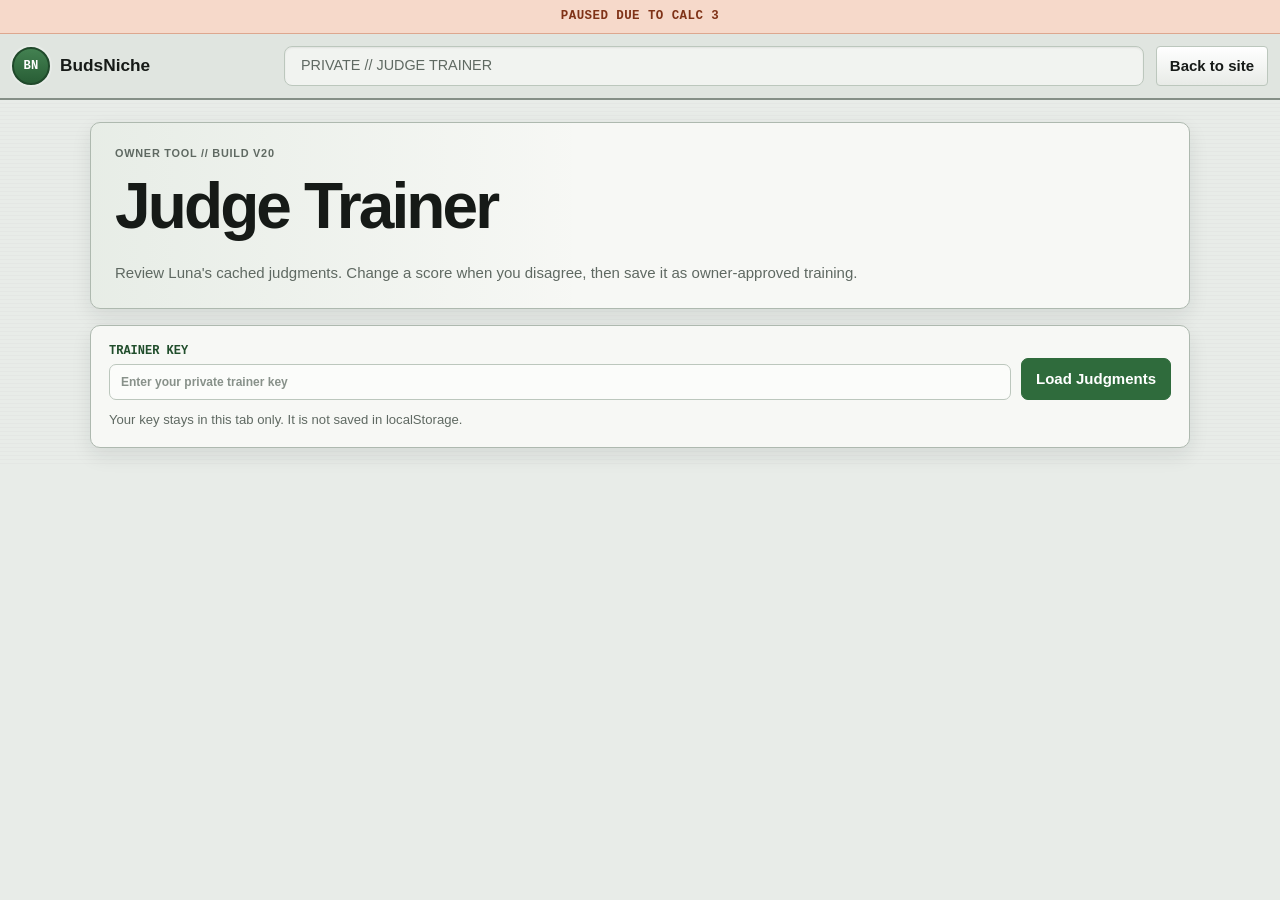
<file: trainer.html>
<!doctype html>
<html lang="en">
<head>
  <meta charset="utf-8" />
  <meta name="viewport" content="width=device-width, initial-scale=1" />
  <title>BudsNiche — Judge Trainer</title>
  <meta name="robots" content="noindex,nofollow" />
  <link rel="icon" href="favicon.svg" type="image/svg+xml" />
  <link rel="stylesheet" href="styles.css" />
  <style>
    .trainer-shell{width:min(1100px,calc(100% - 28px));margin:22px auto 60px;display:grid;gap:16px}
    .trainer-head,.trainer-panel,.trainer-card{background:var(--surface);border:1px solid #aeb9af;border-radius:var(--radius);box-shadow:var(--shadow)}
    .trainer-head{padding:24px;background:linear-gradient(90deg,rgba(47,107,60,.08),transparent 45%),var(--surface)}
    .trainer-head h1{margin:0 0 8px;font-size:clamp(2.2rem,5vw,4rem);letter-spacing:-.045em}
    .trainer-head p{margin:0;color:var(--muted)}
    .trainer-panel{padding:18px}
    .trainer-grid{display:grid;grid-template-columns:minmax(0,1fr) auto;gap:10px;align-items:end}
    .trainer-filter-grid{display:grid;grid-template-columns:minmax(0,1fr) auto;gap:10px;align-items:center}
    .trainer-label{display:grid;gap:6px;font:800 .75rem var(--mono);text-transform:uppercase;color:var(--brand-dark)}
    .trainer-label input,.trainer-label textarea{width:100%;border:1px solid var(--border);border-radius:7px;background:#fff;padding:10px 11px;color:var(--text)}
    .trainer-label textarea{min-height:68px;resize:vertical}
    .trainer-button{min-height:42px;border:1px solid var(--brand);border-radius:7px;background:var(--brand);color:#fff;padding:9px 14px;font-weight:900;cursor:pointer}
    .trainer-button.secondary{background:#f2f4f1;color:var(--brand-dark);border-color:var(--border)}
    .trainer-status{margin:10px 0 0;color:var(--muted);font-size:.82rem}
    .trainer-status.error{color:#a94319;font-weight:800}
    .trainer-list{display:grid;gap:12px}
    .trainer-card{overflow:hidden}
    .trainer-card-head{padding:11px 14px;border-bottom:1px solid var(--border);background:linear-gradient(#edf1ec,#e2e8e1);display:flex;justify-content:space-between;gap:10px;align-items:center}
    .trainer-card-head strong{font:950 .86rem var(--mono);color:var(--brand-dark)}
    .trainer-card-head span{font:800 .7rem var(--mono);color:var(--muted)}
    .trainer-card-body{padding:16px;display:grid;gap:14px}
    .trainer-answer{font-size:1.4rem;font-weight:900;margin:0}
    .trainer-meta{display:grid;grid-template-columns:repeat(3,minmax(0,1fr));gap:8px}
    .trainer-meta div{border:1px solid #d3dcd3;border-radius:7px;background:#f4f6f3;padding:9px}
    .trainer-meta small{display:block;color:var(--muted);font:700 .66rem var(--mono);text-transform:uppercase}
    .trainer-meta strong{display:block;margin-top:2px;font:900 1rem var(--mono)}
    .trainer-reason{margin:0;color:var(--muted);font-size:.86rem}
    .trainer-edit{display:grid;grid-template-columns:110px minmax(0,1fr);gap:10px}
    .trainer-save-row{display:flex;align-items:center;gap:10px;flex-wrap:wrap}
    .trained-badge{padding:5px 8px;border:1px solid #8bb394;border-radius:5px;background:#e1f0e4;color:#22532d;font:900 .7rem var(--mono)}
    .review-badge{padding:5px 8px;border:1px solid #e4b39c;border-radius:5px;background:#f8e1d6;color:#a94319;font:900 .7rem var(--mono)}
    .trainer-empty{padding:30px;text-align:center;color:var(--muted);border:1px dashed var(--border);border-radius:8px}
    @media(max-width:720px){.trainer-grid,.trainer-filter-grid,.trainer-edit,.trainer-meta{grid-template-columns:1fr}.trainer-button{width:100%}}
  </style>
</head>
<body>
<div class="pause-banner" role="status">Paused due to calc 3</div>

<header class="site-header">
  <div class="header-inner" style="grid-template-columns:260px 1fr auto">
    <a class="brand" href="index.html"><span class="brand-mark">BN</span><span>BudsNiche</span></a>
    <div class="search">PRIVATE // JUDGE TRAINER</div>
    <a class="header-button" href="index.html">Back to site</a>
  </div>
</header>

<main class="trainer-shell">
  <section class="trainer-head">
    <p class="eyebrow">OWNER TOOL // BUILD V20</p>
    <h1>Judge Trainer</h1>
    <p>Review Luna's cached judgments. Change a score when you disagree, then save it as owner-approved training.</p>
  </section>

  <section class="trainer-panel">
    <div class="trainer-grid">
      <label class="trainer-label">Trainer key
        <input id="trainerKey" type="password" autocomplete="current-password" placeholder="Enter your private trainer key" />
      </label>
      <button class="trainer-button" id="loadBtn" type="button">Load Judgments</button>
    </div>
    <p class="trainer-status" id="statusText">Your key stays in this tab only. It is not saved in localStorage.</p>
  </section>

  <section class="trainer-panel hidden" id="filterPanel">
    <div class="trainer-filter-grid">
      <label class="trainer-label">Filter topic or answer
        <input id="filterText" type="search" placeholder="Iowa State, Therkildsen, Physics..." />
      </label>
      <button class="trainer-button secondary" id="refreshBtn" type="button">Refresh</button>
    </div>
  </section>

  <section class="trainer-list" id="trainerList"></section>
</main>

<script src="trainer.js" defer></script>
</body>
</html>
</file>
<file: styles.css>
:root{
  --bg:#e8ece8;
  --surface:#f7f8f5;
  --surface2:#dfe8df;
  --text:#161a17;
  --muted:#5f6962;
  --border:#bcc7bd;
  --brand:#2f6b3c;
  --brand-dark:#214e2c;
  --accent:#cae5cf;
  --orange:#f0642f;
  --orange-soft:#f6d9ca;
  --blue:#587cc4;
  --purple:#8567a8;
  --black:#131716;
  --shadow:0 8px 20px rgba(25,35,28,.09);
  --radius:10px;
  --mono:Menlo,Monaco,"Courier New",monospace;
}
*{box-sizing:border-box}
html{scroll-behavior:smooth}
body{
  margin:0;
  color:var(--text);
  background:
    repeating-linear-gradient(0deg,rgba(30,45,34,.025) 0,rgba(30,45,34,.025) 1px,transparent 1px,transparent 4px),
    var(--bg);
  font-family:Verdana,Arial,ui-sans-serif,system-ui,-apple-system,BlinkMacSystemFont,"Segoe UI",sans-serif;
  line-height:1.48;
}
button,input,textarea{font:inherit}
button{color:inherit}
a{color:inherit;text-decoration:none}
.hidden{display:none!important}

.site-header{
  position:sticky;top:0;z-index:50;
  border-bottom:2px solid #858f87;
  background:rgba(224,229,224,.96);
  backdrop-filter:blur(10px);
}
.header-inner{
  width:min(1500px,calc(100% - 28px));
  margin:auto;min-height:64px;
  display:grid;grid-template-columns:260px minmax(0,1fr) 300px;
  align-items:center;gap:18px;
}
.brand{display:flex;align-items:center;gap:10px;font-weight:900}
.brand-mark{
  width:38px;height:38px;border-radius:6px;display:grid;place-items:center;
  background:linear-gradient(#438151,#285d35);border:1px solid #20492b;
  color:#fff;font-family:var(--mono);font-size:.82rem;letter-spacing:.04em
}
.search{
  min-height:40px;border:1px solid var(--border);border-radius:8px;
  background:#f1f3f0;box-shadow:inset 0 1px 2px rgba(0,0,0,.07);
  padding:0 16px;display:flex;align-items:center;color:var(--muted);font-size:.9rem
}
.header-actions{display:flex;justify-content:flex-end;align-items:center;gap:8px}
.header-button{
  min-height:38px;padding:8px 13px;border:1px solid var(--border);border-radius:7px;
  background:linear-gradient(#fff,#e8ebe7);font-weight:800;cursor:pointer
}
.header-button.primary{background:var(--brand);color:#fff;border-color:var(--brand)}

.shell{
  width:min(1500px,calc(100% - 28px));margin:18px auto 50px;
  display:grid;grid-template-columns:260px minmax(0,760px) 300px;
  justify-content:center;gap:18px;align-items:start
}
.left-rail,.right-rail{display:grid;gap:14px;position:sticky;top:82px}
.center-feed{min-width:0;position:relative}

.widget,.feed-card,.path-intro,.game-launch{
  background:var(--surface);border:1px solid #aeb9af;border-radius:var(--radius);box-shadow:var(--shadow)
}
.widget{
  padding:16px;background:linear-gradient(180deg,rgba(255,255,255,.9),rgba(241,244,239,.95))
}
.widget-title{
  margin:0 0 13px;padding-bottom:8px;border-bottom:2px solid #aab5ab;
  color:#1f572d;font-family:var(--mono);font-size:1rem;font-weight:950;
  text-transform:uppercase;letter-spacing:.045em
}
.widget h3{margin:0 0 8px;font-size:1.15rem}
.widget p{margin:0;color:var(--muted);font-size:.86rem}
.widget-small{font-size:.74rem!important;margin-top:5px!important}
.left-rail .widget:nth-child(1){border-top:4px solid #28b94a}
.left-rail .widget:nth-child(2){border-top:4px solid var(--orange)}
.left-rail .widget:nth-child(3){border-top:4px solid var(--blue)}
.left-rail .widget:nth-child(4){border-top:4px solid var(--purple)}
.right-rail .widget:nth-child(1){border-top:4px solid #4b86c6}
.right-rail .widget:nth-child(2){border-top:4px solid var(--orange)}
.right-rail .widget:nth-child(3){border-top:4px solid #28b94a}
.right-rail .widget:nth-child(4){border-top:4px solid #a66b9d}
.right-rail .widget:nth-child(5){border-top:4px solid #646c65}

.big-widget-number{
  display:block;margin:2px 0 5px;font:900 3rem/0.9 var(--mono);letter-spacing:-.05em;color:var(--orange)
}
.progress-line{height:8px;margin:12px 0 7px;border-radius:3px;background:#d7ded5;overflow:hidden}
.progress-line span{display:block;height:100%;width:12.5%;background:var(--brand)}
.widget-links{display:grid;gap:8px}
.widget-link{padding:8px 0;border-top:1px solid #dce4dc;font:700 .85rem var(--mono)}
.widget-link:first-child{border-top:0}
.widget-link:hover{color:var(--brand)}
.weather-big{display:block;font:900 3.2rem/.9 var(--mono);letter-spacing:-.05em;color:var(--brand)}
.small-pills{display:flex;flex-wrap:wrap;gap:6px;margin-top:12px}
.small-pill{
  padding:5px 8px;border:1px solid #bfccbf;border-radius:5px;background:var(--surface2);
  color:var(--brand-dark);font:800 .7rem var(--mono)
}
.bulletin-item{padding:11px 0;border-top:1px solid #dce4dc}
.bulletin-item:first-of-type{border-top:0}
.bulletin-item strong{display:block;font-size:.86rem;margin-bottom:3px}
.bulletin-item span{display:block;color:var(--muted);font-size:.76rem}
.custom-slot{
  background:repeating-linear-gradient(135deg,#f3f5f1 0,#f3f5f1 8px,#e9ede7 8px,#e9ede7 16px)
}
.custom-slot .slot{min-height:100px;display:grid;place-items:center;text-align:center;color:#7d887e;font-size:.78rem}
.spaced{margin-top:12px!important}

.path-intro{
  padding:28px;margin-bottom:14px;
  background:linear-gradient(90deg,rgba(47,107,60,.08),transparent 35%),var(--surface)
}
.eyebrow{
  margin:0 0 7px;color:var(--brand);font:950 .74rem var(--mono);
  text-transform:uppercase;letter-spacing:.1em
}
.path-intro h1{
  margin:0 0 12px;font-size:clamp(2.7rem,5vw,4.7rem);line-height:.93;letter-spacing:-.05em
}
.path-intro p{margin:0;color:var(--muted);font-size:1rem}
.intro-meta{display:flex;gap:8px;flex-wrap:wrap;margin-top:18px}
.meta-chip{
  border:1px solid #b9c6b9;border-radius:5px;background:var(--surface2);color:var(--brand-dark);
  padding:6px 9px;font:800 .72rem var(--mono)
}

.path-area{position:relative;padding-left:42px}
.path-track{
  position:absolute;left:16px;top:8px;bottom:110px;width:3px;border-radius:999px;background:#aeb9ae
}
.path-fill{
  position:absolute;left:16px;top:8px;width:3px;height:0;border-radius:999px;
  background:linear-gradient(var(--brand),var(--orange))
}
.path-step{position:relative;margin-bottom:14px}
.path-dot{
  position:absolute;left:-34px;top:28px;width:17px;height:17px;border-radius:50%;
  background:var(--bg);border:3px solid #b9c2b8;z-index:3;transition:.2s ease
}
.path-step.active .path-dot{
  background:var(--brand);border-color:var(--brand);box-shadow:0 0 0 6px rgba(49,92,59,.12)
}
.path-step.passed .path-dot{background:var(--orange);border-color:var(--orange)}

.feed-card{overflow:hidden}
.card-topline{
  padding:12px 16px;border-bottom:2px solid #b3beb4;display:flex;align-items:center;
  justify-content:space-between;gap:12px;background:linear-gradient(180deg,#e9eee8,#dce4dc)
}
.card-topline strong{
  color:#184d27;font:950 .92rem var(--mono);letter-spacing:.045em;text-transform:uppercase
}
.card-topline span{color:var(--muted);font-size:.72rem}
.card-body{
  padding:22px;background:linear-gradient(180deg,rgba(255,255,255,.55),rgba(250,251,248,.75))
}
.card-body h2{margin:0 0 10px;font-size:clamp(1.8rem,4vw,3rem);line-height:1;letter-spacing:-.035em}
.card-body h3{margin:0 0 8px;font-size:1.15rem}
.card-body p{margin:0;color:var(--muted)}
.stat-row{display:flex;gap:32px;align-items:end;flex-wrap:wrap}
.stat-main{font:900 4.5rem/.75 var(--mono);color:var(--orange);letter-spacing:-.06em}
.weather-row{display:flex;align-items:end;gap:20px}
.tiny-note{font-size:.72rem!important;margin-top:5px!important}
.verse{font-size:clamp(1.6rem,3vw,2.3rem);line-height:1.25;font-weight:750;color:var(--text)!important}
.reference{margin-top:12px!important;color:var(--brand)!important;font-weight:800}
.goal-text{color:var(--orange)!important;font-size:clamp(1.9rem,3.6vw,2.8rem);font-weight:850;line-height:1.05}

.complete-btn,.poll-btn,.post-btn{
  margin-top:18px;min-height:42px;border:1px solid var(--border);border-radius:7px;
  background:linear-gradient(#fff,#e9ece8);padding:9px 13px;cursor:pointer;font-weight:800;
  box-shadow:0 1px 0 rgba(0,0,0,.08)
}
.complete-btn:hover,.poll-btn:hover,.post-btn:hover{border-color:var(--brand)}
.complete-btn.done{background:var(--accent);color:var(--brand-dark)}

.news-list{display:grid}
.news-row{display:grid;grid-template-columns:80px 1fr;gap:14px;padding:14px 0;border-top:1px solid #dce4dc}
.news-row:first-child{border-top:0;padding-top:0}
.news-label{color:var(--brand);font-size:.72rem;font-weight:900;text-transform:uppercase}
.news-row h3{margin:0 0 4px}
.news-row p{font-size:.86rem}

.poll-question{
  max-width:620px;color:var(--text)!important;font-size:clamp(1.8rem,3.5vw,2.8rem);
  line-height:1.05;font-weight:850;letter-spacing:-.03em
}
.poll-actions{display:flex;gap:10px;flex-wrap:wrap}
.poll-btn.primary,.post-btn{background:linear-gradient(#3d7b4a,#2b6538);color:#fff;border-color:var(--brand)}
.poll-btn.orange{color:var(--orange);border-color:#e9b7a1}
.poll-result{margin-top:15px;font-size:.82rem;color:var(--muted)}

.thisthat{display:grid;grid-template-columns:1fr auto 1fr;gap:14px;align-items:center}
.thisthat button{
  min-height:110px;border:1px solid var(--border);border-radius:8px;background:var(--surface2);
  cursor:pointer;font-size:clamp(1.4rem,3vw,2rem);font-weight:850
}
.thisthat button:last-child{background:var(--orange-soft);color:#a94319;border-color:#eebca7}
.thisthat .or{color:var(--muted);font-size:.75rem}

.shared-results{margin-top:18px;display:grid;gap:8px}
.result-line{
  display:flex;justify-content:space-between;gap:16px;font:800 .78rem var(--mono);color:#4f5750
}
.result-meter{
  height:9px;overflow:hidden;border:1px solid #aeb9af;border-radius:3px;background:#dde4dc
}
.result-meter span{display:block;width:0;height:100%;background:var(--brand);transition:width .35s ease}
.orange-meter span{background:var(--orange)}

.discussion-form{display:grid;gap:10px;margin-top:18px}
.discussion-form label,.modal-body label{font-size:.74rem;color:var(--muted);font-weight:800}
.discussion-form label>span,.modal-body label>span{display:block;margin-bottom:4px}
input,textarea{
  width:100%;border:1px solid var(--border);border-radius:7px;background:#fbfcfa;color:var(--text);
  padding:12px 13px;outline:none
}
textarea{min-height:95px;resize:vertical}
input:focus,textarea:focus{border-color:var(--brand);box-shadow:0 0 0 3px rgba(49,92,59,.1)}
.discussion-submit-row{display:flex;gap:14px;align-items:center;flex-wrap:wrap}
.post-btn{justify-self:start}
.enter-discussion{
  margin-top:18px;border:0;background:transparent;padding:0;color:var(--orange);
  font-weight:900;text-decoration:underline;text-underline-offset:4px;cursor:pointer
}

.game-launch{
  margin-top:26px;overflow:hidden;border:1px solid #28312c;border-radius:10px;
  background:var(--black);color:#f0f4ef
}
.game-launch-top{padding:26px}
.game-launch .eyebrow{color:#80c890}
.game-launch h2{margin:4px 0 10px;font-size:clamp(2.5rem,5vw,4.3rem);line-height:.94;letter-spacing:-.045em}
.game-launch p{margin:0;color:#a2aaa4;max-width:600px}
.launch-actions{margin-top:22px;display:flex;gap:10px;flex-wrap:wrap}
.launch-button{
  min-height:48px;border-radius:7px;border:1px solid var(--orange);background:var(--orange);
  color:#111;padding:11px 16px;cursor:pointer;font-weight:900
}
.launch-button.secondary{
  display:inline-flex;align-items:center;background:transparent;border-color:#445148;color:#d6dcd7
}
.complete-summary{display:grid;grid-template-columns:repeat(4,1fr);border-top:1px solid #2d3932}
.complete-summary div{padding:12px 14px;border-right:1px solid #2d3932}
.complete-summary div:last-child{border-right:0}
.complete-summary span{display:block;color:#7f8981;font-size:.67rem;text-transform:uppercase}
.complete-summary strong{display:block;margin-top:3px;font-size:.9rem;color:#8bd098}

.game-zone{
  width:min(1500px,calc(100% - 28px));margin:18px auto 50px;border-radius:10px;
  background:var(--black);color:#eef2ed;overflow:hidden;box-shadow:0 20px 50px rgba(0,0,0,.15)
}
.game-header{
  padding:20px 24px;border-bottom:1px solid #2d3932;display:flex;justify-content:space-between;
  gap:20px;align-items:center
}
.game-header strong{color:#8bd098;font:900 .78rem var(--mono);letter-spacing:.08em}
.close-game{
  border:1px solid #3c4841;border-radius:7px;background:transparent;color:#cdd4ce;padding:7px 11px;cursor:pointer
}
.game-body{padding:40px 24px 60px;max-width:980px;margin:auto}
.game-body>h2{margin:0 0 10px;font-size:clamp(3.8rem,9vw,7rem);line-height:.78;letter-spacing:-.06em}
.game-sub{color:#8d968f}
.game-meta{
  margin:30px 0;display:flex;gap:24px;flex-wrap:wrap;padding:12px 0;
  border-top:1px solid #313d35;border-bottom:1px solid #313d35;color:#8d968f;font-size:.77rem
}
.game-meta b{color:#8bd098}
.game-stage{padding-top:8px}
.topic-label{color:var(--orange);font:900 .72rem var(--mono);text-transform:uppercase;letter-spacing:.09em}
.game-topic{margin:8px 0 5px;font-size:clamp(2.8rem,6vw,5rem);font-weight:850;line-height:.9}
.submitted-stack{margin-top:16px;display:flex;gap:8px;flex-wrap:wrap}
.submitted-chip{
  border:1px solid #39463d;border-radius:999px;padding:6px 9px;color:#aeb7b0;font-size:.75rem
}
.single-answer-form{
  margin-top:25px;display:grid;grid-template-columns:auto 1fr auto;gap:11px;align-items:center
}
.single-answer-form input{background:#171d19;border-color:#39463d;color:#eef2ed;font-size:1.2rem}
.game-prompt{color:#8bd098;font-weight:900}
.game-enter{
  border:0;background:transparent;color:var(--orange);font-weight:900;cursor:pointer
}
.next-round{margin-top:20px}
.round-results{margin-top:28px;padding-top:22px;border-top:1px solid #313d35}
.round-summary-title{font-size:1.7rem;margin:0 0 18px}
.result-columns{display:grid;grid-template-columns:1fr 1fr;gap:30px}
.result-panel h4{color:#8bd098;font:900 .76rem var(--mono);letter-spacing:.06em}
.result-list{display:grid;gap:6px}
.result-item,.average-row{
  display:flex;justify-content:space-between;gap:16px;padding:7px 0;border-bottom:1px solid #303a33
}
.result-score{color:var(--orange);font-weight:900}
.top-answer-list{padding-left:22px}
.top-answer-list li{padding:5px 0}
.round-score-line{text-align:center;margin-top:18px;font-weight:900}
.final-score-panel{margin-top:34px;padding-top:26px;border-top:1px solid #313d35}
.final-score-panel h3{font-size:clamp(3rem,6vw,5rem);margin:8px 0 24px;color:var(--orange)}
.game-eyebrow{color:#8bd098}

.discussion-overlay{
  position:fixed;inset:0;z-index:120;background:#dfe4de;overflow:auto;overscroll-behavior:contain
}
.thread-shell{width:min(980px,calc(100% - 30px));margin:auto;padding:72px 0 50px}
.thread-top{
  position:sticky;top:0;z-index:2;display:flex;justify-content:space-between;align-items:flex-start;
  gap:20px;background:#dfe4de;padding:12px 0;border-bottom:2px solid #69726a
}
.thread-kicker{color:var(--brand);font:900 .72rem var(--mono)}
.thread-top h2{margin:6px 0 0;font-size:2.4rem}
.close-thread{border:1px solid #8c958d;border-radius:7px;background:#f5f6f3;padding:8px 11px;cursor:pointer}
.discussion-feed{padding-top:14px}
.discussion-post{padding:16px 0;border-bottom:1px solid #9fa7a0}
.discussion-post.reply-post{margin-left:34px}
.discussion-post-head{display:flex;justify-content:space-between;gap:14px;margin-bottom:7px;font-size:.72rem}
.discussion-name{color:#14702d;font-weight:900}
.discussion-time{color:#687069}
.discussion-text{margin:0;white-space:pre-wrap;overflow-wrap:anywhere}
.discussion-actions{display:flex;gap:12px;margin-top:8px}
.text-button,.vote-mini{
  border:0;background:transparent;padding:0;text-decoration:underline;cursor:pointer;font-size:.7rem;color:#596159
}
.vote-mini{opacity:.5;cursor:not-allowed}
.replies{display:grid;gap:8px;margin-top:10px}
.reply-form{margin:14px 0 0 34px;padding-left:12px;border-left:2px solid #8c958d}
.reply-grid{display:grid;grid-template-columns:160px 1fr;gap:12px}
.reply-form-actions{display:flex;gap:10px;align-items:center;margin-top:8px}
.empty-discussion{text-align:center;padding:26px;color:var(--muted)}

.modal-backdrop{
  position:fixed;inset:0;z-index:150;display:grid;place-items:center;padding:18px;background:rgba(0,0,0,.56)
}
.retro-modal{width:min(650px,100%);background:#e2e6e0;border:2px solid #4e5750;border-radius:8px}
.modal-titlebar{
  display:flex;justify-content:space-between;padding:8px 10px;border-bottom:2px solid #768078;
  color:#1a7433;font:900 .76rem var(--mono)
}
.modal-titlebar button{border:0;background:transparent;cursor:pointer;color:#b43f13}
.modal-body{padding:24px}
.modal-body p{line-height:1.65}
.modal-body textarea{min-height:160px}

.mobile-widget-row{display:none}
@media(max-width:1180px){
  .header-inner{grid-template-columns:220px minmax(0,1fr) 190px}
  .shell{grid-template-columns:220px minmax(0,760px)}
  .right-rail{display:none}
}
@media(max-width:900px){
  .header-inner{grid-template-columns:1fr auto}
  .search{display:none}
  .shell{grid-template-columns:1fr}
  .left-rail{display:none}
  .mobile-widget-row{display:grid;grid-template-columns:repeat(3,1fr);gap:10px;margin-bottom:14px}
  .mobile-mini{
    border:1px solid var(--border);border-radius:8px;background:#fff;padding:12px;box-shadow:var(--shadow)
  }
  .mobile-mini small{color:var(--muted)}
  .mobile-mini strong{display:block;margin-top:3px}
}
@media(max-width:620px){
  .header-actions .header-button:not(.primary){display:none}
  .shell,.site-header .header-inner,.game-zone{width:min(100% - 18px,1500px)}
  .path-intro{padding:20px}
  .path-area{padding-left:31px}
  .path-track,.path-fill{left:10px}
  .path-dot{left:-28px}
  .card-body{padding:18px}
  .news-row{grid-template-columns:1fr;gap:5px}
  .thisthat{grid-template-columns:1fr}
  .thisthat .or{display:none}
  .thisthat button{min-height:80px}
  .mobile-widget-row{grid-template-columns:1fr 1fr}
  .complete-summary{grid-template-columns:1fr 1fr}
  .complete-summary div:nth-child(2){border-right:0}
  .complete-summary div:nth-child(-n+2){border-bottom:1px solid #2d3932}
  .single-answer-form{grid-template-columns:auto 1fr}
  .single-answer-form .game-enter{grid-column:2;justify-self:start}
  .result-columns{grid-template-columns:1fr}
  .reply-grid{grid-template-columns:1fr}
}

/* =========================================================
   BUILD V20 — REDDIT-INSPIRED DAILY FEED / SEPARATE GAME LOBBY
   Cosmetic layer only. Keeps V19 data + scoring systems intact.
   ========================================================= */

:root{
  --feed-gap:18px;
  --feed-card-bg:#f8faf7;
  --feed-border:#aab5ac;
}

/* More room around the central scroll feed while keeping useful side rails. */
.shell{
  width:min(1540px,calc(100% - 28px));
  grid-template-columns:270px minmax(0,800px) 320px;
  gap:20px;
}
.header-inner{width:min(1540px,calc(100% - 28px))}
.left-rail,.right-rail{top:84px;align-self:start;max-height:calc(100vh - 100px);overflow:auto;padding-bottom:4px;scrollbar-width:thin}
.center-feed{max-width:800px;width:100%}

/* Feed header feels more like a content stream than a single long form. */
.path-intro{
  padding:30px 30px 26px;
  margin-bottom:10px;
  border-radius:12px;
  box-shadow:none;
}
.feed-toolbar{
  min-height:48px;
  margin:0 0 12px;
  padding:9px 12px;
  display:flex;
  align-items:center;
  justify-content:space-between;
  gap:14px;
  border:1px solid var(--feed-border);
  border-radius:10px;
  background:#eef2ed;
  color:var(--muted);
}
.feed-toolbar-title{
  color:var(--brand-dark);
  font:950 .78rem var(--mono);
  letter-spacing:.08em;
}
.feed-toolbar-meta{display:flex;gap:7px;flex-wrap:wrap;justify-content:flex-end}
.feed-toolbar-meta span{
  padding:4px 8px;
  border:1px solid #c1cac1;
  border-radius:999px;
  background:#f8faf7;
  font:800 .66rem var(--mono);
}

/* Bigger individual daily posts/widgets. */
.path-area{padding-left:38px}
.path-step{margin-bottom:var(--feed-gap)}
.feed-card{
  border-radius:12px;
  border-color:var(--feed-border);
  background:var(--feed-card-bg);
  box-shadow:0 2px 7px rgba(25,35,28,.055);
  transition:border-color .15s ease,box-shadow .15s ease,transform .15s ease;
}
.feed-card:hover{
  border-color:#8f9d91;
  box-shadow:0 6px 18px rgba(25,35,28,.08);
}
.card-topline{
  min-height:48px;
  padding:12px 18px;
  background:#eef2ed;
  border-bottom:1px solid #c3ccc4;
}
.card-body{
  min-height:205px;
  padding:30px 30px 32px;
  background:linear-gradient(180deg,rgba(255,255,255,.72),rgba(249,251,248,.92));
  display:flex;
  flex-direction:column;
  justify-content:center;
}
.path-step[data-label="KNOW TODAY"] .card-body{min-height:370px;justify-content:flex-start}
.path-step[data-label="VOTE"] .card-body{min-height:285px}
.path-step[data-label="THIS OR THAT"] .card-body{min-height:285px}
.path-step[data-label="DISCUSSION"] .card-body{min-height:390px;justify-content:flex-start}
.path-step[data-label="VERSE"] .card-body{min-height:250px}
.path-step[data-label="GOAL"] .card-body{min-height:245px}
.path-step[data-label="TODAY"] .card-body{min-height:255px}
.path-track{bottom:170px;background:#c4ccc5}
.path-dot{top:30px;width:15px;height:15px;left:-31px}

/* Side widgets become denser, more Reddit/sidebar-like cards. */
.widget{
  border-radius:10px;
  box-shadow:0 2px 7px rgba(25,35,28,.055);
}
.widget-title{font-size:.92rem}
.ames-announcements{border-top:4px solid #d84d2d!important}
.announcement-status{
  margin:-2px 0 7px;
  color:#8b4c37;
  font:900 .64rem var(--mono);
  letter-spacing:.045em;
}
.right-rail .widget:nth-child(2){border-top-color:#d84d2d}
.right-rail .widget:nth-child(3){border-top-color:var(--orange)}
.right-rail .widget:nth-child(4){border-top-color:#28b94a}
.right-rail .widget:nth-child(5){border-top-color:#a66b9d}
.right-rail .widget:nth-child(6){border-top-color:#646c65}

/* Bigger, unmistakable end-of-feed game portal. */
.game-launch{
  margin-top:28px;
  border-radius:14px;
  border:1px solid #202722;
  box-shadow:0 14px 34px rgba(12,17,14,.17);
}
.game-launch-kicker{
  padding:10px 24px;
  border-bottom:1px solid #303a33;
  background:#171c19;
  color:#77847a;
  font:900 .67rem var(--mono);
  letter-spacing:.07em;
}
.game-launch-top{padding:42px 36px 38px}
.game-launch h2{
  margin:6px 0 15px;
  font-size:clamp(4rem,8vw,6.7rem);
  line-height:.82;
  letter-spacing:-.065em;
  color:#f5f7f4;
}
.game-launch p{font-size:1rem;max-width:650px;line-height:1.65}
.launch-actions{margin-top:28px}
.launch-button-main{
  min-height:58px;
  padding:14px 22px;
  font-size:1rem;
  box-shadow:0 0 0 1px rgba(255,255,255,.06) inset;
}

/* Separate game lobby — no timer or gameplay until Start is pressed. */
.game-zone{
  width:min(1540px,calc(100% - 28px));
  margin:24px auto 60px;
  border-radius:14px;
  min-height:620px;
}
.game-intro{
  max-width:1080px;
  margin:auto;
  padding:72px 34px 82px;
}
.game-lobby-kicker,.game-session-label{
  color:#8bd098;
  font:900 .72rem var(--mono);
  letter-spacing:.1em;
}
.game-intro>h2{
  margin:10px 0 16px;
  font-size:clamp(4.7rem,10vw,8rem);
  line-height:.78;
  letter-spacing:-.065em;
}
.game-intro-lead{
  max-width:720px;
  margin:0;
  color:#a6afa8;
  font-size:1.08rem;
  line-height:1.65;
}
.game-rule-grid{
  display:grid;
  grid-template-columns:repeat(2,minmax(0,1fr));
  gap:14px;
  margin-top:38px;
}
.game-rule-card{
  min-height:170px;
  padding:20px;
  border:1px solid #334039;
  border-radius:10px;
  background:#171d19;
}
.game-rule-card>span{
  display:block;
  margin-bottom:22px;
  color:var(--orange);
  font:900 .7rem var(--mono);
}
.game-rule-card strong{display:block;font-size:1.35rem;margin-bottom:7px}
.game-rule-card p{margin:0;color:#8f9991;font-size:.87rem;line-height:1.55}
.game-intro-actions{
  margin-top:28px;
  display:flex;
  align-items:center;
  gap:16px;
  flex-wrap:wrap;
}
.start-game-button{
  min-height:58px;
  padding:14px 22px;
  border:1px solid var(--orange);
  border-radius:8px;
  background:var(--orange);
  color:#111;
  font-weight:950;
  cursor:pointer;
}
.start-game-button:hover{filter:brightness(1.05)}
.game-intro-actions span{color:#79847c;font-size:.8rem}
.game-body{padding-top:52px}
.game-session-label{margin-bottom:16px}

@media(max-width:1260px){
  .shell{grid-template-columns:235px minmax(0,780px);max-width:1040px}
  .right-rail{display:none}
}
@media(max-width:900px){
  .shell{max-width:none;grid-template-columns:1fr}
  .left-rail{display:none}
  .center-feed{max-width:none}
  .feed-toolbar{margin-bottom:10px}
  .card-body{min-height:0;padding:24px}
  .game-rule-grid{grid-template-columns:1fr}
  .game-intro{padding:52px 24px 60px}
}
@media(max-width:620px){
  .shell,.site-header .header-inner,.game-zone{width:min(100% - 18px,1540px)}
  .feed-toolbar{align-items:flex-start;flex-direction:column}
  .feed-toolbar-meta{justify-content:flex-start}
  .path-area{padding-left:28px}
  .path-dot{left:-26px}
  .game-launch-top{padding:30px 22px}
  .game-launch h2{font-size:3.6rem}
  .game-intro>h2{font-size:4.4rem}
}

/* =========================================================
   V20 HOMEPAGE / FEED PASS
   Reddit-inspired structure, original BudsNiche styling.
   Hardware + data logic intentionally unchanged.
   ========================================================= */
:root{
  --bg:#dae0e6;
  --surface:#ffffff;
  --surface2:#f4f6f7;
  --text:#1a1d1f;
  --muted:#60676d;
  --border:#c8ced3;
  --brand:#2f7d44;
  --brand-dark:#205b31;
  --accent:#e7f3ea;
  --orange:#f26a3d;
  --orange-soft:#fff0ea;
  --black:#111417;
  --shadow:0 1px 2px rgba(0,0,0,.08);
  --radius:8px;
}
body{
  background:var(--bg);
  background-image:none;
  font-family:-apple-system,BlinkMacSystemFont,"Segoe UI",Roboto,Helvetica,Arial,sans-serif;
  letter-spacing:0;
}

/* Top navigation */
.site-header{
  background:#111315;
  border-bottom:1px solid #2a2e31;
  backdrop-filter:none;
}
.header-inner{
  width:min(1560px,calc(100% - 24px));
  min-height:58px;
  grid-template-columns:auto auto minmax(280px,660px) 1fr;
  gap:12px;
}
.menu-toggle{
  display:none;
  width:38px;height:38px;padding:9px;
  border:0;border-radius:999px;background:transparent;cursor:pointer;
}
.menu-toggle:hover{background:#23282c}
.menu-toggle span{display:block;height:2px;background:#fff;border-radius:999px;margin:4px 0}
.brand{gap:9px;color:#f7f8f8;font-size:1.08rem}
.brand-word{font-weight:800;letter-spacing:-.025em}
.brand-mark{
  width:34px;height:34px;border-radius:50%;
  background:var(--brand);border:0;box-shadow:none;
  color:#fff;font-family:Arial,Helvetica,sans-serif;font-size:1.45rem;font-weight:900;
  text-transform:lowercase;letter-spacing:-.08em;line-height:1;
}
.search{
  min-height:40px;border:1px solid #42484d;border-radius:999px;
  background:#24292d;color:#aeb6bc;box-shadow:none;
  gap:8px;justify-self:stretch;
}
.search-glyph{font-size:1.2rem;line-height:1}
.header-actions{gap:4px}
.header-link{
  min-height:36px;padding:8px 10px;border:0;border-radius:999px;
  background:transparent;color:#c8cfd4;font-weight:700;font-size:.86rem;cursor:pointer;
}
.header-link:hover,.header-link.active{background:#24292d;color:#fff}
.header-button.primary{
  min-height:38px;border-radius:999px;padding:8px 17px;
  background:var(--brand);border-color:var(--brand);color:#fff;
}

/* Desktop homepage frame */
.shell{
  width:min(1540px,calc(100% - 24px));
  grid-template-columns:250px minmax(0,820px) 310px;
  gap:18px;margin-top:16px;
}
.center-feed{max-width:820px}
.left-rail,.right-rail{top:74px}
.widget,.feed-card,.path-intro,.game-launch{
  border-color:var(--border);border-radius:8px;box-shadow:var(--shadow);
}
.widget{background:#fff;padding:14px}
.widget-title{
  margin-bottom:10px;padding-bottom:8px;border-bottom:1px solid #e0e4e7;
  color:#333a3f;font-family:inherit;font-size:.78rem;font-weight:800;letter-spacing:.03em;
}
.widget p,.bulletin-item span{color:#687078}
.widget-link{font-family:inherit;font-size:.84rem}
.left-rail .widget,.right-rail .widget{border-top-width:1px!important}
.ames-announcements{border-left:4px solid var(--orange)!important}
.announcement-status{color:#a34e31;font-family:inherit}
.big-widget-number{font-family:inherit;color:var(--brand);font-size:2.55rem}
.small-pill{font-family:inherit;border-radius:999px;background:#eef3ef}

/* Homepage hero */
.homepage-intro{
  display:grid;grid-template-columns:minmax(0,1fr) 190px;gap:18px;
  padding:25px 26px 20px;margin-bottom:12px;background:#fff;
}
.home-intro-copy h1{
  margin:1px 0 8px;font-size:clamp(2rem,4vw,3rem);line-height:1;letter-spacing:-.05em;
}
.home-intro-copy>p:last-child{margin:0;max-width:620px;color:var(--muted)}
.home-intro-status{
  align-self:start;padding:13px 14px;border:1px solid #dce1e4;border-radius:8px;background:#f7f9fa;
}
.home-status-label{display:block;color:#767e84;font-size:.66rem;font-weight:800;letter-spacing:.08em}
.home-intro-status strong{display:block;margin:2px 0 4px;font-size:1rem}
.home-intro-status>span:last-child{color:var(--brand);font-size:.72rem;font-weight:700}
.homepage-intro .intro-meta{grid-column:1/-1;margin-top:0}
.eyebrow{font-family:inherit;color:var(--brand);font-size:.68rem}
.meta-chip{font-family:inherit;border-radius:999px;background:#f2f5f3}

/* Feed header and posts */
.feed-toolbar{
  position:sticky;top:67px;z-index:18;
  min-height:52px;margin-bottom:10px;border-radius:8px;background:#fff;border-color:var(--border);
  box-shadow:var(--shadow);
}
.feed-tabs{display:flex;align-items:center;gap:5px}
.feed-tab{
  padding:8px 13px;border-radius:999px;color:#616970;font-size:.82rem;font-weight:800;
}
.feed-tab:hover{background:#eef1f3;color:#1f2427}
.feed-tab.active{background:#e9f2eb;color:var(--brand-dark)}
.feed-toolbar-meta span{font-family:inherit;background:#f4f6f7;border-color:#dbe0e3;color:#757c82}
.path-area{padding-left:0}
.path-track,.path-fill,.path-dot{display:none}
.path-step{margin-bottom:12px}
.feed-card{
  border-radius:8px;background:#fff;box-shadow:var(--shadow);
  transition:border-color .12s ease,background .12s ease;
}
.feed-card:hover{border-color:#9ea7ad;box-shadow:var(--shadow);transform:none}
.card-topline{
  min-height:50px;padding:10px 16px;background:#fff;border-bottom:1px solid #e1e5e8;
}
.card-topline strong{display:flex;align-items:center;gap:9px;font-size:.9rem}
.card-topline strong::before{
  content:"";width:28px;height:28px;border-radius:50%;flex:0 0 28px;
  background:linear-gradient(135deg,var(--brand),#54a667);
  box-shadow:inset 0 0 0 5px rgba(255,255,255,.9);
}
.card-topline span{font-family:inherit;color:#858c91;font-size:.7rem;font-weight:700}
.card-body{
  min-height:220px;padding:30px 30px 34px;background:#fff;
}
.path-step[data-label="KNOW TODAY"] .card-body{min-height:390px}
.path-step[data-label="DISCUSSION"] .card-body{min-height:410px}
.news-row{border-color:#e0e4e7}
.poll-btn,.complete-btn,.post-btn,.enter-discussion{border-radius:999px}

/* End-of-feed game portal */
.game-launch{
  margin-top:18px;border:1px solid #252b27;background:#151a17;border-radius:10px;
  box-shadow:0 8px 24px rgba(0,0,0,.16);
}
.game-launch-kicker{font-family:inherit;color:#88938b;background:#101411}
.game-launch-top{padding:46px 38px}
.game-launch h2{font-size:clamp(3.7rem,8vw,6.2rem)}
.launch-button-main{border-radius:999px;background:var(--orange);border-color:var(--orange)}
.launch-button.secondary{border-radius:999px}

/* Game is its own view instead of feeling like another feed card. */
body.game-mode{overflow-x:hidden}
body.game-mode .shell{display:none}
body.game-mode .game-zone{display:block!important}
.game-zone{
  width:min(1320px,calc(100% - 24px));
  min-height:calc(100vh - 82px);margin:18px auto 50px;border-radius:12px;
}
.game-header{position:sticky;top:58px;z-index:20}
.game-rule-card{border-radius:9px}
.start-game-button,.game-enter,.close-game{border-radius:999px}

/* Off-canvas mobile sidebar */
.mobile-drawer{display:none;position:fixed;inset:0;z-index:120}
.mobile-drawer.open{display:block}
.drawer-backdrop{position:absolute;inset:0;border:0;background:rgba(0,0,0,.62);cursor:pointer}
.drawer-panel{
  position:absolute;left:0;top:0;bottom:0;width:min(88vw,380px);overflow-y:auto;
  padding:0 14px 26px;background:#f3f5f6;box-shadow:12px 0 34px rgba(0,0,0,.28);
}
.drawer-head{
  position:sticky;top:0;z-index:2;display:flex;align-items:center;justify-content:space-between;
  min-height:62px;margin:0 -14px 12px;padding:0 14px;background:#111315;border-bottom:1px solid #2d3337;
}
.drawer-close{width:36px;height:36px;border:0;border-radius:999px;background:#252a2e;color:#fff;font-size:1.4rem;cursor:pointer}
.drawer-links{display:grid;margin-bottom:15px;background:#fff;border:1px solid var(--border);border-radius:8px;overflow:hidden}
.drawer-links a,.drawer-links button{
  padding:13px 14px;border:0;border-bottom:1px solid #e2e6e9;background:#fff;text-align:left;font-weight:750;cursor:pointer;
}
.drawer-links>*:last-child{border-bottom:0}
.drawer-section-label{margin:18px 4px 8px;color:#747d83;font-size:.7rem;font-weight:850;letter-spacing:.09em;text-transform:uppercase}
.drawer-rail-host{display:grid;gap:12px}
.drawer-rail-host .left-rail,.drawer-rail-host .right-rail{
  display:grid!important;position:static!important;top:auto!important;max-height:none!important;overflow:visible!important;gap:12px;width:100%;
}
.drawer-rail-host .widget{margin:0}

@media(max-width:1260px){
  .shell{grid-template-columns:230px minmax(0,820px);max-width:1080px}
  .right-rail{display:none}
}
@media(max-width:900px){
  .header-inner{grid-template-columns:40px auto 1fr;gap:7px}
  .menu-toggle{display:block}
  .search{display:none}
  .header-actions{justify-self:end}
  .header-actions .header-link{display:none}
  .header-button.primary{padding:7px 14px}
  .shell{width:min(100% - 18px,820px);display:block;margin-top:10px}
  .center-feed{max-width:none}
  .left-rail,.right-rail{display:none}
  .mobile-widget-row{display:none}
  .homepage-intro{grid-template-columns:1fr}
  .home-intro-status{display:none}
  .homepage-intro .intro-meta{grid-column:auto}
  .feed-toolbar{top:64px}
  .card-body{padding:25px 22px 28px;min-height:190px}
  .game-zone{width:min(100% - 18px,1320px)}
}
@media(max-width:620px){
  .header-inner{width:calc(100% - 12px)}
  .brand-word{font-size:.98rem}
  .brand-mark{width:32px;height:32px;font-size:1.32rem}
  .homepage-intro{padding:20px 18px 17px}
  .home-intro-copy h1{font-size:2.25rem}
  .feed-toolbar{padding:7px 8px}
  .feed-tab{padding:7px 10px;font-size:.75rem}
  .feed-toolbar-meta span:nth-child(2){display:none}
  .card-topline{padding:9px 12px}
  .card-body{padding:23px 17px 25px}
  .game-launch-top{padding:36px 24px}
  .game-launch h2{font-size:3.45rem}
  .game-intro{padding:48px 20px 60px}
  .game-rule-grid{grid-template-columns:1fr}
}

/* =========================================================
   V20 feed color identity — each daily post has its own tint
   ========================================================= */
.path-step{
  --post-accent: var(--brand);
  --post-tint:#f7faf8;
  --post-tint-strong:#e8f1ea;
  --post-chip:#d9e9dc;
}

.path-step[data-label="CHECK IN"]{
  --post-accent:#2f7a49;
  --post-tint:#f0f8f2;
  --post-tint-strong:#dcefe1;
  --post-chip:#cce6d2;
}
.path-step[data-label="TODAY"]{
  --post-accent:#4779a9;
  --post-tint:#f1f6fb;
  --post-tint-strong:#dceaf7;
  --post-chip:#ccdef0;
}
.path-step[data-label="VERSE"]{
  --post-accent:#8b6f32;
  --post-tint:#fbf8ef;
  --post-tint-strong:#f2ead2;
  --post-chip:#e8ddb8;
}
.path-step[data-label="GOAL"]{
  --post-accent:#c6653b;
  --post-tint:#fff4ef;
  --post-tint-strong:#f8dfd3;
  --post-chip:#f0cab9;
}
.path-step[data-label="KNOW TODAY"]{
  --post-accent:#725fa1;
  --post-tint:#f6f3fb;
  --post-tint-strong:#e7e0f5;
  --post-chip:#d8cdee;
}
.path-step[data-label="VOTE"]{
  --post-accent:#a67b1e;
  --post-tint:#fff9e9;
  --post-tint-strong:#f6e9b9;
  --post-chip:#eddc9b;
}
.path-step[data-label="THIS OR THAT"]{
  --post-accent:#2d8585;
  --post-tint:#eef8f8;
  --post-tint-strong:#d5eeee;
  --post-chip:#c3e3e3;
}
.path-step[data-label="DISCUSSION"]{
  --post-accent:#4f657a;
  --post-tint:#f1f5f8;
  --post-tint-strong:#dde6ed;
  --post-chip:#ccd9e3;
}

.path-step .feed-card{
  background:var(--post-tint);
  border-color:color-mix(in srgb, var(--post-accent) 35%, #d7dde0);
  border-left:4px solid var(--post-accent);
}
.path-step .card-topline{
  background:var(--post-tint-strong);
  border-bottom-color:color-mix(in srgb, var(--post-accent) 22%, #dfe4e7);
}
.path-step .card-topline strong{
  color:color-mix(in srgb, var(--post-accent) 84%, #172027);
}
.path-step .card-topline strong::before{
  background:var(--post-accent);
  box-shadow:inset 0 0 0 5px rgba(255,255,255,.82);
}
.path-step .card-body{
  background:linear-gradient(180deg,var(--post-tint),color-mix(in srgb,var(--post-tint) 78%, #fff));
}
.path-step .complete-btn,
.path-step .poll-btn,
.path-step .post-btn,
.path-step .enter-discussion{
  box-shadow:none;
}

/* Keep the colors obvious on phones without making the feed loud. */
@media(max-width:620px){
  .path-step .feed-card{border-left-width:3px}
  .path-step .card-topline{min-height:46px}
}

/* =========================================================
   V20 AMES COMMUNITY PASS
   Handmade local-homepage feel. Functionality unchanged.
   ========================================================= */
:root{
  --ames-red:#c51b32;
  --ames-gold:#f2c14e;
  --ames-cream:#fff8e8;
  --ink:#202124;
  --paper:#f3efe5;
  --font-body:"Trebuchet MS","Avenir Next",Avenir,Arial,sans-serif;
  --font-display:Georgia,"Times New Roman",serif;
  --font-small:"Trebuchet MS","Avenir Next",Arial,sans-serif;
  --radius:5px;
}
body{
  background:#e9e5dc;
  color:var(--ink);
  font-family:var(--font-body);
  background-image:
    linear-gradient(rgba(255,255,255,.32),rgba(255,255,255,.32)),
    repeating-linear-gradient(0deg,rgba(82,70,46,.025) 0,rgba(82,70,46,.025) 1px,transparent 1px,transparent 5px);
}
button,input,textarea{font-family:var(--font-body)}

/* Local newspaper / handmade header */
.site-header{background:#f8f4ea;border-bottom:4px solid var(--ames-red)}
.header-inner{min-height:62px}
.brand{color:#202124;gap:8px}
.brand-word{font-family:var(--font-display);font-size:1.16rem;font-weight:800;letter-spacing:-.03em}
.brand-local{
  margin-left:2px;padding:3px 6px;border:1px solid #d8b048;background:var(--ames-gold);
  color:#4f3b05;font-size:.58rem;font-weight:900;letter-spacing:.09em;line-height:1
}
.brand-mark{
  width:36px;height:36px;border-radius:50%;background:var(--ames-red);color:var(--ames-gold);
  border:2px solid #9f1226;font-family:Georgia,serif;font-size:1.45rem;font-style:italic;
  box-shadow:2px 2px 0 #e0b33c
}
.search{background:#fff;border-color:#c9c2b4;color:#777066;border-radius:4px}
.header-link{color:#544f48;border-radius:3px}
.header-link:hover,.header-link.active{background:#efe7d9;color:var(--ames-red)}
.header-button.primary{background:var(--ames-red);border-color:#a71227;color:#fff;border-radius:4px;box-shadow:2px 2px 0 #e0b33c}
.menu-toggle:hover{background:#eee6d8}
.menu-toggle span{background:#282421}

/* More hometown homepage feel */
.shell{grid-template-columns:252px minmax(0,820px) 320px;gap:20px}
.homepage-intro{
  background:var(--ames-cream);border:2px solid #c9b98f;border-top:8px solid var(--ames-red);
  border-radius:4px;box-shadow:4px 4px 0 rgba(86,73,48,.12)
}
.home-intro-copy h1,.path-intro h1{font-family:var(--font-display);font-weight:700;letter-spacing:-.045em}
.home-intro-copy h1{font-size:clamp(2.5rem,5vw,4rem)}
.home-intro-copy>p:last-child{color:#58534b;line-height:1.65}
.eyebrow{color:var(--ames-red);font-family:var(--font-small);font-weight:900;letter-spacing:.07em}
.home-intro-status{background:#fff;border-color:#d8cba8;border-radius:3px}
.home-intro-status>span:last-child{color:var(--ames-red)}
.meta-chip{border-radius:2px;background:#fff0bd;border-color:#d8b95c;color:#5b4510;font-family:var(--font-small)}

.feed-toolbar{
  background:#fff;border:1px solid #c7c0b4;border-radius:4px;border-bottom:3px solid var(--ames-gold);
  box-shadow:2px 2px 0 rgba(82,70,46,.08)
}
.feed-tab{border-radius:3px;font-family:var(--font-small)}
.feed-tab.active{background:var(--ames-red);color:#fff}
.feed-tab:hover{background:#fff0bd;color:#5d4916}
.feed-toolbar-meta span{border-radius:2px;background:#f8f2e7;font-family:var(--font-small)}

/* Solid, fully colored feed cards. */
.path-step{
  --post-bg:#355b42;
  --post-fg:#fff;
  --post-muted:rgba(255,255,255,.82);
  --post-line:rgba(255,255,255,.24);
  --post-button:#fff;
  --post-button-fg:#252525;
}
.path-step[data-label="CHECK IN"]{--post-bg:#356447;--post-fg:#fff;--post-muted:#e4f2e8;--post-line:#6e9479}
.path-step[data-label="TODAY"]{--post-bg:#3f6f98;--post-fg:#fff;--post-muted:#e1edf6;--post-line:#78a0c0}
.path-step[data-label="VERSE"]{--post-bg:#f2c14e;--post-fg:#2f260e;--post-muted:#5d4c1d;--post-line:#c49a32;--post-button:#fff8df}
.path-step[data-label="GOAL"]{--post-bg:#c51b32;--post-fg:#fff;--post-muted:#ffe4e8;--post-line:#e36778}
.path-step[data-label="KNOW TODAY"]{--post-bg:#67558a;--post-fg:#fff;--post-muted:#eee9f7;--post-line:#9c8db9}
.path-step[data-label="VOTE"]{--post-bg:#dd7b2c;--post-fg:#24170b;--post-muted:#3f2813;--post-line:#ad5a19;--post-button:#fff5df}
.path-step[data-label="THIS OR THAT"]{--post-bg:#2d7773;--post-fg:#fff;--post-muted:#ddf4f1;--post-line:#68a7a3}
.path-step[data-label="DISCUSSION"]{--post-bg:#4f5f6d;--post-fg:#fff;--post-muted:#e5ebef;--post-line:#84939e}
.path-step .feed-card{
  background:var(--post-bg);border:0;border-radius:5px;border-left:0;
  box-shadow:4px 5px 0 rgba(52,45,34,.16);overflow:hidden
}
.path-step .feed-card:hover{border:0;box-shadow:5px 6px 0 rgba(52,45,34,.19);transform:translate(-1px,-1px)}
.path-step .card-topline{
  background:var(--post-bg);border-bottom:1px solid var(--post-line);padding:12px 17px
}
.path-step .card-topline strong{color:var(--post-fg);font-family:var(--font-display);font-size:1.02rem;text-transform:none;letter-spacing:-.015em}
.path-step .card-topline strong::before{
  width:9px;height:9px;flex:0 0 9px;border-radius:50%;background:var(--ames-gold);box-shadow:none;border:1px solid rgba(0,0,0,.15)
}
.path-step[data-label="VERSE"] .card-topline strong::before,
.path-step[data-label="VOTE"] .card-topline strong::before{background:var(--ames-red)}
.path-step .card-topline span{color:var(--post-muted);font-family:var(--font-small);font-weight:800;letter-spacing:.02em}
.path-step .card-body{background:var(--post-bg);color:var(--post-fg)}
.path-step .card-body h2,.path-step .card-body h3,.path-step .card-body p{color:var(--post-fg)}
.path-step .card-body h2,.poll-question,.goal-text,.verse{font-family:var(--font-display);letter-spacing:-.025em}
.path-step .card-body p,.path-step .news-row p{color:var(--post-muted)!important}
.path-step .verse,.path-step .poll-question,.path-step .goal-text{color:var(--post-fg)!important}
.path-step .reference{color:var(--post-fg)!important;text-decoration:underline;text-decoration-thickness:2px;text-underline-offset:4px}
.path-step .news-row{border-color:var(--post-line)}
.path-step .news-label{color:var(--ames-gold);font-family:var(--font-small);font-weight:900}
.path-step[data-label="VERSE"] .news-label,.path-step[data-label="VOTE"] .news-label{color:var(--ames-red)}
.path-step .stat-main{color:var(--ames-gold);font-family:var(--font-display);font-style:italic}
.path-step[data-label="VERSE"] .stat-main{color:var(--ames-red)}
.path-step .weather-big{color:var(--ames-gold);font-family:var(--font-display)}
.path-step[data-label="VERSE"] .weather-big{color:var(--ames-red)}
.path-step .complete-btn,.path-step .poll-btn,.path-step .post-btn{
  background:var(--post-button);color:var(--post-button-fg);border:2px solid rgba(0,0,0,.22);
  border-radius:3px;box-shadow:2px 2px 0 rgba(0,0,0,.16);font-weight:900
}
.path-step .complete-btn:hover,.path-step .poll-btn:hover,.path-step .post-btn:hover{border-color:#222;transform:translate(-1px,-1px)}
.path-step .poll-btn.primary,.path-step .post-btn{background:#fff;color:#252525;border-color:#252525}
.path-step .poll-btn.orange{background:var(--ames-gold);color:#3d2f07;border-color:#6d5413}
.path-step .enter-discussion{color:var(--ames-gold);font-weight:900}
.path-step[data-label="VERSE"] .enter-discussion,.path-step[data-label="VOTE"] .enter-discussion{color:var(--ames-red)}
.path-step input,.path-step textarea{background:#fffdf7;border:2px solid rgba(0,0,0,.28);border-radius:3px;color:#202124}
.path-step input:focus,.path-step textarea:focus{border-color:#202124;box-shadow:2px 2px 0 rgba(0,0,0,.14)}
.path-step .result-line,.path-step .poll-result{color:var(--post-muted)}
.path-step .result-meter{background:rgba(255,255,255,.28);border-color:rgba(255,255,255,.35)}
.path-step .result-meter span{background:var(--ames-gold)}
.path-step .orange-meter span{background:#fff}
.path-step .thisthat button{
  background:#fff7e5;color:#30250d;border:2px solid rgba(0,0,0,.25);border-radius:3px;box-shadow:2px 2px 0 rgba(0,0,0,.15)
}
.path-step .thisthat button:last-child{background:var(--ames-gold);color:#372903;border-color:#654c0d}
.path-step .thisthat .or{color:var(--post-muted)}

/* Sidebars: colored community board cards rather than generic white boxes. */
.widget{border:0;border-radius:4px;box-shadow:3px 4px 0 rgba(58,49,34,.12);background:#fffdf7}
.widget-title{font-family:var(--font-display);font-size:1rem;text-transform:none;letter-spacing:-.01em;border-bottom:1px solid rgba(0,0,0,.14);color:inherit}
.left-rail .widget:nth-child(1){background:#fff0b8;color:#4c3a08!important}
.left-rail .widget:nth-child(2){background:#c51b32;color:#fff!important}
.left-rail .widget:nth-child(3){background:#356447;color:#fff!important}
.left-rail .widget:nth-child(4){background:#4d7192;color:#fff!important}
.right-rail .widget:nth-child(1){background:#3f6f98;color:#fff!important}
.right-rail .widget:nth-child(2){background:#c51b32;color:#fff!important;border-left:8px solid var(--ames-gold)!important}
.right-rail .widget:nth-child(3){background:#f2c14e;color:#31260d!important}
.right-rail .widget:nth-child(4){background:#356447;color:#fff!important}
.right-rail .widget:nth-child(5){background:#69598b;color:#fff!important}
.right-rail .widget:nth-child(6){background:#33363a;color:#fff!important}
.widget p,.widget .bulletin-item span,.widget .widget-small,.widget .widget-link,.widget .announcement-status{color:inherit!important;opacity:.88}
.widget .bulletin-item,.widget .widget-link{border-color:rgba(0,0,0,.14)}
.left-rail .widget:nth-child(2) .bulletin-item,.left-rail .widget:nth-child(2) .widget-link,
.left-rail .widget:nth-child(3) .bulletin-item,.left-rail .widget:nth-child(3) .widget-link,
.left-rail .widget:nth-child(4) .bulletin-item,.left-rail .widget:nth-child(4) .widget-link,
.right-rail .widget:nth-child(1) .bulletin-item,.right-rail .widget:nth-child(2) .bulletin-item,
.right-rail .widget:nth-child(4) .bulletin-item,.right-rail .widget:nth-child(5) .bulletin-item,.right-rail .widget:nth-child(6) .bulletin-item{border-color:rgba(255,255,255,.22)}
.big-widget-number,.weather-big{font-family:var(--font-display);color:inherit}
.small-pill{background:rgba(255,255,255,.22);border-color:rgba(255,255,255,.32);color:inherit;font-family:var(--font-small)}
.right-rail .widget:nth-child(3) .small-pill,.left-rail .widget:nth-child(1) .small-pill{background:rgba(255,255,255,.35);border-color:rgba(0,0,0,.16)}
.custom-slot{background-image:none}
.custom-slot .slot{color:inherit;opacity:.85}
.progress-line{background:rgba(0,0,0,.15)}
.progress-line span{background:var(--ames-red)}
.left-rail .widget:nth-child(2) .progress-line span{background:var(--ames-gold)}

/* Game remains its own destination but now carries the local identity. */
.game-launch{border-radius:5px;border:0;border-top:8px solid var(--ames-red);box-shadow:5px 6px 0 rgba(52,45,34,.18)}
.game-launch-kicker{background:#101411;border-bottom:2px solid var(--ames-gold);font-family:var(--font-small)}
.game-launch h2,.game-intro>h2,.game-body>h2,.game-topic,.final-score-panel h3{font-family:var(--font-display)}
.launch-button-main,.start-game-button{background:var(--ames-red);border-color:var(--ames-red);color:#fff;border-radius:3px;box-shadow:3px 3px 0 var(--ames-gold)}
.launch-button.secondary,.close-game,.game-enter{border-radius:3px}
.game-lobby-kicker,.game-session-label,.topic-label{color:var(--ames-gold);font-family:var(--font-small)}
.game-rule-card>span,.result-score{color:var(--ames-gold)}

/* Drawer carries the same Ames board look on phones. */
.drawer-panel{background:#eee9df}
.drawer-head{background:#f8f4ea;border-bottom:4px solid var(--ames-red)}
.drawer-head .brand{color:#202124}
.drawer-close{background:var(--ames-red);color:#fff;border-radius:3px}
.drawer-links{border-radius:4px;border-color:#c8beb0}
.drawer-links a,.drawer-links button{font-family:var(--font-body);background:#fffaf0}
.drawer-links a:hover,.drawer-links button:hover{background:#fff0bd}
.drawer-section-label{color:var(--ames-red);font-weight:900}

/* Pull back on the polished/app-y rounded look. */
.feed-card,.path-intro,.widget,.game-launch,.search,.header-button,.meta-chip,.feed-toolbar,.home-intro-status,
.complete-btn,.poll-btn,.post-btn,input,textarea,.small-pill{border-radius:4px}

@media(max-width:900px){
  .brand-local{display:inline-block}
  .site-header{border-bottom-width:3px}
  .homepage-intro{border-top-width:6px}
  .path-step .feed-card{box-shadow:3px 4px 0 rgba(52,45,34,.15)}
}
@media(max-width:620px){
  .brand-word{font-size:1.02rem}
  .brand-local{font-size:.5rem;padding:2px 4px}
  .path-step .card-topline strong{font-size:.96rem}
  .path-step .card-body{padding:24px 18px 27px}
}


/* =========================================================
   V20 REFINED TYPE + HOMEPAGE HERO
   Normal sans-serif typography, simple BN mark, Ames intro card.
   ========================================================= */
:root{
  --font-body:Arial,"Helvetica Neue",Helvetica,sans-serif;
  --font-display:Arial,"Helvetica Neue",Helvetica,sans-serif;
  --font-small:Arial,"Helvetica Neue",Helvetica,sans-serif;
}
body,button,input,textarea{font-family:var(--font-body)}
.brand-word,
.home-intro-copy h1,.path-intro h1,
.path-step .card-topline strong,
.path-step .card-body h2,.poll-question,.goal-text,.verse,
.widget-title,.big-widget-number,.weather-big,
.game-launch h2,.game-intro>h2,.game-body>h2,.game-topic,.final-score-panel h3{
  font-family:var(--font-display);
}
.brand-word{font-weight:800;letter-spacing:-.025em}
.brand-mark{
  font-family:Arial,"Helvetica Neue",Helvetica,sans-serif;
  font-size:.78rem;
  font-style:normal;
  font-weight:900;
  letter-spacing:-.04em;
  line-height:1;
}
.path-step .card-topline strong{font-weight:800;letter-spacing:-.01em}
.path-step .card-body h2,.poll-question,.goal-text,.verse{font-weight:800;letter-spacing:-.018em}
.widget-title{font-weight:800;letter-spacing:-.005em}
.big-widget-number,.weather-big,.path-step .stat-main{font-style:normal;font-weight:800}

.brand-hero{
  display:grid;
  grid-template-columns:minmax(0,1fr) 138px;
  gap:22px;
  align-items:center;
  padding:30px 32px;
  margin-bottom:18px;
  background:#fffdf7;
  border:2px solid #bdb5a7;
  border-top:8px solid var(--ames-red);
  border-radius:4px;
  box-shadow:4px 4px 0 rgba(86,73,48,.12);
}
.brand-hero h1{
  margin:2px 0 5px;
  font-family:var(--font-display);
  font-size:clamp(3rem,7vw,5.6rem);
  line-height:.95;
  font-weight:900;
  letter-spacing:-.065em;
  color:#1f2224;
}
.brand-hero-tagline{
  margin:12px 0 7px;
  font-size:clamp(1.15rem,2.4vw,1.55rem);
  line-height:1.2;
  font-weight:800;
  color:#34383a;
}
.brand-hero-sub{
  max-width:620px;
  margin:0;
  color:#676157;
  font-size:.95rem;
  line-height:1.55;
}
.brand-hero-badge{
  width:138px;
  min-height:138px;
  display:flex;
  flex-direction:column;
  align-items:center;
  justify-content:center;
  text-align:center;
  background:var(--ames-gold);
  color:#382b08;
  border:3px solid #a91327;
  border-radius:50%;
  box-shadow:4px 4px 0 #a91327;
  transform:rotate(2deg);
}
.brand-hero-badge span,.brand-hero-badge small{
  font-size:.67rem;
  line-height:1;
  font-weight:900;
  letter-spacing:.12em;
}
.brand-hero-badge strong{
  display:block;
  margin:7px 0 5px;
  font-size:1.8rem;
  line-height:1;
  font-weight:900;
  letter-spacing:-.04em;
}
.homepage-intro{border-top-width:4px}
.home-intro-copy h1{font-size:clamp(2rem,4vw,3rem);font-weight:900;letter-spacing:-.04em}

@media(max-width:720px){
  .brand-hero{grid-template-columns:1fr;padding:24px 20px}
  .brand-hero-badge{width:auto;min-height:0;border-radius:4px;transform:none;box-shadow:3px 3px 0 #a91327;padding:12px 14px;flex-direction:row;gap:9px;justify-content:flex-start}
  .brand-hero-badge strong{margin:0;font-size:1.15rem}
  .brand-hero h1{font-size:clamp(3rem,16vw,4.7rem)}
}

/* =========================================================
   V20 MATURE FEED PASS
   Separate central feed from the surrounding Ames utility rails.
   Functionality unchanged.
   ========================================================= */
:root{
  --feed-paper:#f8f6f1;
  --feed-border:#bbb6ac;
  --rail-paper:#e9e3d9;
  --rail-border:#b9b0a3;
  --rail-ink:#2d2b28;
  --mature-gold:#d3a82f;
  --mature-red:#9f2637;
}

body{
  background:#ddd9d1;
  background-image:linear-gradient(rgba(255,255,255,.18),rgba(255,255,255,.18));
}

/* Make the middle read as one dedicated feed surface. */
.center-feed{
  background:var(--feed-paper);
  border:1px solid var(--feed-border);
  border-top:5px solid #2f3438;
  padding:16px;
  box-shadow:0 5px 18px rgba(42,39,34,.10);
}
.brand-hero,
.homepage-intro,
.feed-toolbar{
  box-shadow:none;
}
.brand-hero{
  background:#fbfaf7;
  border-color:#c7c1b7;
  border-top-color:var(--mature-red);
}
.homepage-intro{
  background:#f1eee7;
  border-color:#c8c0b1;
  border-top-color:#3e4549;
}
.feed-toolbar{
  background:#ece8e0;
  border-color:#c7c0b6;
  border-bottom-color:var(--mature-gold);
}
.feed-tab.active{background:#343a3e;color:#fff}
.feed-tab:hover{background:#e4ddd1;color:#2c3033}

/* The feed stays colorful, but in darker, more mature Ames-adjacent tones. */
.path-step[data-label="CHECK IN"]{
  --post-bg:#314b3a;--post-fg:#fff;--post-muted:#dce6df;--post-line:#526c5b;
}
.path-step[data-label="TODAY"]{
  --post-bg:#344f65;--post-fg:#fff;--post-muted:#dde7ee;--post-line:#587187;
}
.path-step[data-label="VERSE"]{
  --post-bg:#796128;--post-fg:#fff;--post-muted:#eee6d0;--post-line:#9b8145;--post-button:#f5f0e5;
}
.path-step[data-label="GOAL"]{
  --post-bg:#7e303c;--post-fg:#fff;--post-muted:#f1dfe2;--post-line:#a05a65;
}
.path-step[data-label="KNOW TODAY"]{
  --post-bg:#50465e;--post-fg:#fff;--post-muted:#e6e1eb;--post-line:#71677d;
}
.path-step[data-label="VOTE"]{
  --post-bg:#8a4d2f;--post-fg:#fff;--post-muted:#efe1d9;--post-line:#aa7057;--post-button:#f5efe9;
}
.path-step[data-label="THIS OR THAT"]{
  --post-bg:#315b58;--post-fg:#fff;--post-muted:#dce9e8;--post-line:#587b79;
}
.path-step[data-label="DISCUSSION"]{
  --post-bg:#424b53;--post-fg:#fff;--post-muted:#e0e4e7;--post-line:#667078;
}
.path-step .feed-card{
  border:1px solid rgba(27,30,29,.28);
  box-shadow:0 3px 8px rgba(31,29,26,.12);
}
.path-step .feed-card:hover{
  border:1px solid rgba(27,30,29,.38);
  box-shadow:0 5px 12px rgba(31,29,26,.14);
  transform:none;
}
.path-step .card-topline strong::before{
  background:var(--mature-gold);
  border:0;
}
.path-step[data-label="VERSE"] .card-topline strong::before,
.path-step[data-label="VOTE"] .card-topline strong::before{
  background:#f0c852;
}
.path-step .stat-main,
.path-step .weather-big,
.path-step .news-label,
.path-step .enter-discussion,
.path-step .result-score{
  color:#f0c852!important;
}
.path-step .complete-btn,
.path-step .poll-btn,
.path-step .post-btn,
.path-step .thisthat button{
  box-shadow:none;
  border-width:1px;
}
.path-step .complete-btn:hover,
.path-step .poll-btn:hover,
.path-step .post-btn:hover{
  transform:none;
}
.path-step .thisthat button,
.path-step .thisthat button:last-child{
  background:#f4f0e7;
  color:#292724;
  border-color:rgba(0,0,0,.28);
  box-shadow:none;
}
.path-step .thisthat button:last-child{background:#d8b24b;color:#2c250f}

/* De-emphasize the path decoration so the posts themselves feel like the feed. */
.path-track{background:#c0bbb2;width:2px}
.path-fill{width:2px;background:linear-gradient(#3d5a47,#9f2637)}
.path-dot{width:14px;height:14px;left:-32px;border-width:2px;background:var(--feed-paper)}
.path-step.active .path-dot{box-shadow:0 0 0 4px rgba(49,75,58,.10)}

/* Side rails now form one coherent utility system, deliberately different from the feed. */
.left-rail .widget,
.right-rail .widget,
.drawer-rail-host .widget{
  background:var(--rail-paper)!important;
  color:var(--rail-ink)!important;
  border:1px solid var(--rail-border)!important;
  border-top:3px solid #6a655e!important;
  border-left:1px solid var(--rail-border)!important;
  box-shadow:none!important;
}
.left-rail .widget:nth-child(2),
.right-rail .widget:nth-child(2),
#ames-announcements{
  border-top-color:var(--mature-red)!important;
}
.left-rail .widget:nth-child(1),
.right-rail .widget:nth-child(3){
  border-top-color:var(--mature-gold)!important;
}
.widget-title{
  color:#37332e!important;
  border-bottom:1px solid #c7beb1!important;
  font-size:.95rem;
}
.widget p,
.widget .bulletin-item span,
.widget .widget-small,
.widget .widget-link,
.widget .announcement-status,
.widget .slot{
  color:#5f5952!important;
  opacity:1!important;
}
.widget .bulletin-item,
.widget .widget-link{
  border-color:#cfc6b8!important;
}
.widget .big-widget-number,
.widget .weather-big{
  color:#33302c!important;
}
.widget .small-pill{
  background:#f5f1e9!important;
  border-color:#c7beb0!important;
  color:#4d4842!important;
}
.widget .progress-line{background:#cec6ba!important}
.widget .progress-line span{background:var(--mature-red)!important}
#ames-announcements .widget-title{color:var(--mature-red)!important}

/* Pull rails visually away from the feed. */
.left-rail,.right-rail{gap:12px}
.shell{gap:24px}

/* Mobile: keep the same hierarchy even when rails move into the drawer. */
@media(max-width:900px){
  .center-feed{
    padding:12px;
    border-left:0;
    border-right:0;
    box-shadow:none;
  }
}
@media(max-width:620px){
  .center-feed{padding:10px}
  .path-step .feed-card{box-shadow:0 2px 7px rgba(31,29,26,.12)}
}

/* =========================================================
   V20 FINAL — DARK AMES COMMUNITY / CLASSIC WEB FEED
   Inspiration: dense community portals, early social feeds,
   message boards and local-news dashboards. Original design.
   Data, AI judge, trainer, ranked-list and Supabase logic unchanged.
   ========================================================= */
:root{
  --v20-bg:#1b1f23;
  --v20-bg-2:#171a1e;
  --v20-panel:#21262b;
  --v20-panel-2:#181c20;
  --v20-border:#394149;
  --v20-border-soft:#30373e;
  --v20-text:#e5e9ec;
  --v20-muted:#9aa4ac;
  --v20-gold:#e1b63f;
  --v20-gold-2:#bf9125;
  --v20-red:#9f2637;
  --v20-red-bright:#c63c4f;
  --v20-link:#7eb3df;
}

html{background:var(--v20-bg)}
body{
  background:
    linear-gradient(rgba(255,255,255,.012) 1px,transparent 1px),
    linear-gradient(90deg,rgba(255,255,255,.01) 1px,transparent 1px),
    var(--v20-bg);
  background-size:4px 4px,4px 4px,auto;
  color:var(--v20-text);
  font-family:Arial,Helvetica,sans-serif;
  font-size:15px;
}
a{color:inherit}

/* Compact, old-web-meets-modern top bar. */
.site-header{
  background:#0f1215!important;
  border-bottom:1px solid #3b4248!important;
  box-shadow:0 1px 0 #000,0 3px 14px rgba(0,0,0,.28);
}
.header-inner{min-height:60px}
.brand{color:#f2f4f5!important;gap:9px}
.brand-mark{
  width:38px!important;height:38px!important;border-radius:50%!important;
  background:#e1b63f!important;color:#5a171f!important;border:3px solid #7f1e2b!important;
  box-shadow:0 0 0 2px #1d2226!important;
  font:bold 15px/1 Arial,Helvetica,sans-serif!important;letter-spacing:-.03em!important;text-transform:uppercase!important;
}
.brand-word{font:800 20px/1 Arial,Helvetica,sans-serif!important;letter-spacing:-.02em}
.brand-local{margin-left:2px;color:#9ca6ad;font-size:10px;font-weight:700;letter-spacing:.07em}
.search{
  border:1px solid #414b53!important;border-radius:18px!important;background:#20262b!important;
  color:#9aa4ac!important;box-shadow:inset 0 1px 4px rgba(0,0,0,.28)!important;
}
.header-link{color:#bbc4ca!important;border-radius:3px!important;font-size:.82rem!important}
.header-link:hover,.header-link.active{background:#252b30!important;color:#fff!important}
.header-link.active{box-shadow:inset 0 -2px 0 var(--v20-gold)}
.header-button.primary{
  border-radius:4px!important;background:linear-gradient(#d6ad37,#b9851d)!important;
  border:1px solid #e7c65e!important;color:#161616!important;box-shadow:inset 0 1px 0 rgba(255,255,255,.35)!important;
}
.menu-toggle{border-radius:3px!important}

/* Three-column homepage. The center is now an obvious, separate feed channel. */
.shell{
  width:min(1540px,calc(100% - 24px))!important;
  grid-template-columns:250px minmax(0,820px) 310px!important;
  gap:18px!important;margin-top:16px!important;
}
.center-feed{
  max-width:820px!important;width:100%;padding:12px!important;
  background:#13171a;border:1px solid #2d343a;border-radius:4px;
  box-shadow:0 8px 28px rgba(0,0,0,.2),inset 0 1px 0 rgba(255,255,255,.02);
}
.left-rail,.right-rail{gap:12px!important;top:76px!important}

/* Sidebars share ONE visual language, distinct from the feed. */
.left-rail .widget,.right-rail .widget,.drawer-rail-host .widget{
  margin:0!important;padding:13px!important;
  background:#22272c!important;color:#dce1e5!important;
  border:1px solid #394149!important;border-top:1px solid #46515a!important;
  border-left:1px solid #394149!important;border-radius:4px!important;
  box-shadow:0 2px 7px rgba(0,0,0,.2)!important;
}
.widget-title{
  margin:-13px -13px 12px!important;padding:8px 10px!important;
  background:#171b1f!important;border-bottom:1px solid #3b444b!important;
  color:#e8c65c!important;font:bold 12px/1.15 Arial,Helvetica,sans-serif!important;
  text-transform:uppercase;letter-spacing:.045em;
}
.widget p,.widget .bulletin-item span,.widget .widget-small,.widget .widget-link,.widget .announcement-status,.widget .slot{
  color:#aeb7bd!important;opacity:1!important;
}
.widget strong,.widget h3{color:#edf0f2}
.widget .big-widget-number,.widget .weather-big{color:#f0c852!important;font-family:Arial,Helvetica,sans-serif!important}
.widget .progress-line{background:#343c42!important;border:1px solid #424b52;border-radius:2px!important}
.widget .progress-line span{background:linear-gradient(90deg,#a52336,#e1b63f)!important}
.widget .widget-link,.widget .bulletin-item{border-color:#343c42!important}
.widget .widget-link:hover{color:#f0c852!important}
.widget .small-pill{background:#171b1f!important;border:1px solid #3a444b!important;color:#bbc4ca!important;border-radius:2px!important}
.custom-slot{background:#22272c!important}
#ames-announcements{border-left:3px solid var(--v20-red-bright)!important}
#ames-announcements .widget-title{color:#ffd26b!important}
.announcement-status{color:#d9818d!important}

/* Brand masthead: local community homepage, not a SaaS hero. */
.brand-hero{
  position:relative;overflow:hidden;
  grid-template-columns:minmax(0,1fr) 155px!important;
  padding:30px 30px 28px!important;margin-bottom:10px!important;
  background:
    linear-gradient(105deg,rgba(159,38,55,.24),transparent 42%),
    linear-gradient(180deg,#292d30,#1b1f22)!important;
  color:#fff!important;border:1px solid #495159!important;border-top:4px solid var(--v20-gold)!important;
  border-radius:3px!important;box-shadow:0 3px 12px rgba(0,0,0,.25)!important;
}
.brand-hero::after{
  content:"AMES";position:absolute;right:20px;bottom:-17px;
  font:900 72px/1 Arial,Helvetica,sans-serif;letter-spacing:-.06em;color:rgba(255,255,255,.035);
  pointer-events:none;
}
.brand-hero .eyebrow{color:#e9c34f!important}
.brand-hero h1{color:#fff!important;font:900 clamp(3.5rem,7vw,5.6rem)/.83 Arial,Helvetica,sans-serif!important;letter-spacing:-.065em!important}
.brand-hero-tagline{color:#f1c64a!important;font-weight:800!important;font-size:1.24rem!important}
.brand-hero-sub{color:#b6bec3!important;max-width:620px!important}
.brand-hero-badge{
  align-self:center!important;width:140px!important;min-height:105px!important;border-radius:3px!important;
  background:#16191c!important;border:1px solid #555e65!important;box-shadow:4px 4px 0 rgba(0,0,0,.26)!important;
  color:#e8ebed!important;transform:none!important;
}
.brand-hero-badge strong{color:#f0c852!important}

/* Ames Today becomes a compact issue/header module. */
.homepage-intro{
  grid-template-columns:minmax(0,1fr) 190px!important;gap:18px!important;
  padding:20px 22px 17px!important;margin-bottom:9px!important;
  background:#20252a!important;color:#e7eaec!important;border:1px solid #3a434a!important;
  border-radius:3px!important;box-shadow:none!important;
}
.home-intro-copy h1{margin:0 0 6px!important;color:#fff!important;font-size:2.35rem!important}
.home-intro-copy>p:last-child{color:#a9b2b8!important}
.homepage-intro .eyebrow{color:#d4aa32!important}
.home-intro-status{background:#161a1e!important;border:1px solid #3c454c!important;border-radius:2px!important}
.home-status-label{color:#8f999f!important}.home-intro-status strong{color:#f0c852!important}.home-intro-status>span:last-child{color:#7ebd8d!important}
.meta-chip{background:#171b1f!important;border:1px solid #3b444b!important;color:#aeb7bd!important;border-radius:2px!important}

/* Feed switcher, old portal/navigation-strip feel. */
.feed-toolbar{
  position:sticky;top:66px;z-index:18;min-height:44px!important;margin:0 0 9px!important;padding:5px 7px!important;
  background:#1d2226!important;border:1px solid #394149!important;border-radius:3px!important;box-shadow:0 2px 5px rgba(0,0,0,.18)!important;
}
.feed-tab{padding:7px 12px!important;border-radius:2px!important;color:#aeb7bd!important;font-size:.78rem!important}
.feed-tab:hover{background:#2a3035!important;color:#fff!important}
.feed-tab.active{background:#30373d!important;color:#f0c852!important;box-shadow:inset 0 -2px 0 #e1b63f}
.feed-toolbar-meta span{background:#15191c!important;border:1px solid #353e45!important;color:#8f999f!important;border-radius:2px!important}

/* The central feed: large, independent posts with mature, deep color blocks. */
.path-area{padding-left:0!important}.path-track,.path-fill,.path-dot{display:none!important}.path-step{margin-bottom:10px!important}
.feed-card{
  overflow:hidden;background:#262c31!important;border:1px solid #46505a!important;border-radius:3px!important;
  box-shadow:0 2px 7px rgba(0,0,0,.2)!important;transform:none!important;
}
.feed-card:hover{border-color:#5b6670!important;box-shadow:0 3px 10px rgba(0,0,0,.26)!important}
.card-topline{
  min-height:42px!important;padding:8px 12px!important;background:rgba(10,12,14,.32)!important;
  border-bottom:1px solid rgba(255,255,255,.13)!important;
}
.card-topline strong{color:#fff!important;font:bold .85rem Arial,Helvetica,sans-serif!important;letter-spacing:0!important;text-transform:none!important}
.card-topline strong::before{display:none!important}
.card-topline span{color:rgba(255,255,255,.62)!important;font-size:.68rem!important}
.card-body{padding:25px 26px 28px!important;background:transparent!important;color:#eef1f2!important}
.card-body h2,.card-body h3,.card-body .poll-question,.card-body .verse{color:#fff!important}
.card-body p{color:rgba(239,243,245,.78)!important}
.reference{color:#f4d36f!important}.goal-text{color:#ffe078!important}
.stat-main,.path-step .stat-main,.path-step .weather-big,.path-step .news-label,.path-step .result-score{color:#ffe078!important}
.news-row{border-color:rgba(255,255,255,.12)!important}.news-label{font-weight:800!important}
.tiny-note{color:rgba(255,255,255,.5)!important}

.path-step[data-label="CHECK IN"] .feed-card{background:#233a31!important;border-color:#3c5b4d!important}
.path-step[data-label="TODAY"] .feed-card{background:#223744!important;border-color:#3d5b6d!important}
.path-step[data-label="VERSE"] .feed-card{background:#472b30!important;border-color:#684149!important}
.path-step[data-label="GOAL"] .feed-card{background:#263a4a!important;border-color:#3b596e!important}
.path-step[data-label="KNOW TODAY"] .feed-card{background:#2a2f34!important;border-color:#454c52!important}
.path-step[data-label="VOTE"] .feed-card{background:#463329!important;border-color:#664a3b!important}
.path-step[data-label="THIS OR THAT"] .feed-card{background:#403329!important;border-color:#5c4939!important}
.path-step[data-label="DISCUSSION"] .feed-card{background:#343041!important;border-color:#514a63!important}

/* Controls inside colored feed cards. */
input,textarea{
  background:#15191d!important;color:#edf0f2!important;border:1px solid #58636b!important;border-radius:3px!important;
  box-shadow:inset 0 1px 3px rgba(0,0,0,.3)!important;
}
input::placeholder,textarea::placeholder{color:#7f8990!important}
input:focus,textarea:focus{border-color:#e1b63f!important;box-shadow:0 0 0 2px rgba(225,182,63,.16)!important}
.complete-btn,.poll-btn,.post-btn{
  border-radius:3px!important;border:1px solid rgba(255,255,255,.24)!important;background:#e7e9e8!important;color:#1b1d1e!important;
  box-shadow:inset 0 1px 0 rgba(255,255,255,.55)!important;
}
.poll-btn.primary,.post-btn{background:linear-gradient(#ddb745,#bd8c21)!important;border-color:#efcf6c!important;color:#161616!important}
.poll-btn.orange{background:#8c2a3a!important;border-color:#b13c50!important;color:#fff!important}
.complete-btn.done{background:#3f6a4c!important;color:#fff!important;border-color:#588864!important}
.thisthat button,.path-step .thisthat button{
  border-radius:3px!important;background:#ece7df!important;color:#202020!important;border:1px solid rgba(0,0,0,.45)!important;
  box-shadow:inset 0 1px 0 rgba(255,255,255,.6)!important;
}
.thisthat button:last-child,.path-step .thisthat button:last-child{background:#d4ad3a!important;color:#18130a!important}
.result-line{color:#e6eaec!important}.result-meter{background:#171b1e!important;border:1px solid #505b63!important;border-radius:2px!important}.result-meter span{background:#d4aa32!important}.orange-meter span{background:#b82f43!important}
.enter-discussion{color:#ffe078!important}

/* Game portal: obviously separate from feed. */
.game-launch{
  margin-top:16px!important;background:#17181d!important;color:#f2f3f4!important;border:1px solid #58515f!important;
  border-top:4px solid #a85182!important;border-radius:3px!important;box-shadow:0 5px 18px rgba(0,0,0,.28)!important;
}
.game-launch-kicker{background:#101215!important;color:#9ea5aa!important;border-color:#3d3e45!important}
.game-launch h2{color:#fff!important}.game-launch .eyebrow{color:#e0b3d0!important}.game-launch p{color:#aeb4b8!important}
.launch-button{border-radius:3px!important}.launch-button-main{background:linear-gradient(#e7b8d8,#c86fa8)!important;border-color:#efc6e2!important;color:#21111d!important}
.launch-button.secondary{background:#24272c!important;border-color:#4a4f56!important;color:#d8dde0!important}
.complete-summary{border-color:#3c3e45!important}.complete-summary div{border-color:#3c3e45!important}.complete-summary span{color:#888f95!important}.complete-summary strong{color:#e4b7d3!important}

/* Game view and discussion overlay inherit the darker site character. */
.game-zone{background:#111418!important;border:1px solid #353d43!important;border-radius:4px!important;box-shadow:0 18px 48px rgba(0,0,0,.35)!important}
.game-header{background:#171b1f!important;border-color:#353d43!important}.game-header strong{color:#f0c852!important}.close-game{border-radius:3px!important}
.game-rule-card{background:#1a1f23!important;border-color:#3b454c!important;border-radius:3px!important}.game-rule-card>span{color:#e1b63f!important}
.start-game-button{border-radius:3px!important;background:linear-gradient(#d7ad37,#b9861f)!important;border-color:#e3c158!important;color:#151515!important}
.single-answer-form input{background:#151a1e!important}.game-enter{color:#f0c852!important}.topic-label{color:#d87887!important}.game-meta b{color:#f0c852!important}.result-score{color:#f0c852!important}.final-score-panel h3{color:#f0c852!important}

.discussion-overlay{background:#1a1e22!important;color:#e7eaec!important}.thread-top{background:#1a1e22!important;border-color:#465057!important}.thread-kicker{color:#f0c852!important}.close-thread{background:#262c31!important;color:#e9edef!important;border-color:#465057!important;border-radius:3px!important}.discussion-post{border-color:#3c454c!important}.discussion-name{color:#f0c852!important}.discussion-time,.text-button,.vote-mini{color:#9ea7ad!important}.reply-form{border-color:#515c63!important}.empty-discussion{color:#9ea7ad!important}

/* Mobile drawer becomes a real alternate sidebar for all rail content. */
.drawer-panel{background:#181c20!important;color:#e4e8eb!important}
.drawer-head{background:#0f1215!important}
.drawer-links{background:#22272c!important;border-color:#3a434a!important;border-radius:3px!important}
.drawer-links a,.drawer-links button{background:#22272c!important;color:#dce1e4!important;border-color:#343c42!important}
.drawer-links a:hover,.drawer-links button:hover{background:#2b3238!important;color:#f0c852!important}
.drawer-section-label{color:#8f999f!important}
.drawer-close{border-radius:3px!important}

/* Responsive behavior keeps the feed dominant and side content reachable. */
@media(max-width:1260px){
  .shell{grid-template-columns:230px minmax(0,820px)!important;max-width:1080px!important}
  .right-rail{display:none!important}
}
@media(max-width:900px){
  .header-inner{grid-template-columns:40px auto 1fr!important}
  .menu-toggle{display:block!important}
  .shell{display:block!important;width:min(100% - 16px,820px)!important}
  .center-feed{max-width:none!important;padding:8px!important}
  .left-rail,.right-rail{display:none!important}
  .brand-local{display:none}
  .brand-hero{grid-template-columns:1fr!important;padding:24px 20px!important}
  .brand-hero-badge{width:auto!important;min-height:0!important;flex-direction:row!important;justify-content:flex-start!important;gap:8px!important;padding:10px 12px!important}
  .homepage-intro{grid-template-columns:1fr!important}.home-intro-status{display:none!important}
  .feed-toolbar{top:64px!important}
}
@media(max-width:620px){
  .site-header .header-inner{width:calc(100% - 10px)!important}
  .brand-word{font-size:17px!important}
  .brand-mark{width:34px!important;height:34px!important}
  .center-feed{padding:6px!important;border-left:0;border-right:0;border-radius:0}
  .brand-hero h1{font-size:3.8rem!important}.brand-hero-tagline{font-size:1.05rem!important}
  .homepage-intro{padding:17px 15px!important}.home-intro-copy h1{font-size:2rem!important}
  .card-body{padding:21px 16px 23px!important}.card-topline{padding:8px 10px!important}
  .game-launch-top{padding:30px 20px!important}.game-launch h2{font-size:3.25rem!important}
}


/* =========================================================
   PAUSED ORIGINAL SKIN — restore the original BudsNiche look
   while preserving the V20 Ames feed layout and functionality.
   ========================================================= */
:root{
  --bg:#e8ece8;
  --surface:#f7f8f5;
  --surface2:#dfe8df;
  --text:#161a17;
  --muted:#5f6962;
  --border:#bcc7bd;
  --brand:#2f6b3c;
  --brand-dark:#214e2c;
  --accent:#cae5cf;
  --orange:#f0642f;
  --orange-soft:#f6d9ca;
  --blue:#587cc4;
  --purple:#8567a8;
  --black:#131716;
  --shadow:0 8px 20px rgba(25,35,28,.09);
  --radius:10px;
  --mono:Menlo,Monaco,"Courier New",monospace;
}
html{background:var(--bg)!important}
body{
  color:var(--text)!important;
  background:
    repeating-linear-gradient(0deg,rgba(30,45,34,.025) 0,rgba(30,45,34,.025) 1px,transparent 1px,transparent 4px),
    var(--bg)!important;
  background-size:auto!important;
  font-family:Verdana,Arial,ui-sans-serif,system-ui,-apple-system,BlinkMacSystemFont,"Segoe UI",sans-serif!important;
  font-size:15px!important;
}
.pause-banner{
  position:sticky;top:0;z-index:80;
  display:flex;align-items:center;justify-content:center;
  min-height:34px;padding:6px 14px;
  background:#f6d9ca;color:#7f3217;
  border-bottom:1px solid #dda78f;
  font:900 .78rem/1.2 var(--mono);
  letter-spacing:.035em;text-transform:uppercase;
}
.site-header{
  top:34px!important;
  background:rgba(224,229,224,.96)!important;
  border-bottom:2px solid #858f87!important;
  box-shadow:none!important;
}
.header-inner{min-height:64px!important}
.brand{color:var(--text)!important;gap:10px!important}
.brand-mark{
  width:38px!important;height:38px!important;border-radius:50%!important;
  background:linear-gradient(#438151,#285d35)!important;
  border:2px solid #20492b!important;color:#fff!important;
  box-shadow:0 0 0 2px #e8ece8!important;
  font:900 .76rem/1 var(--mono)!important;letter-spacing:.02em!important;
}
.brand-word{font:900 20px/1 Verdana,Arial,sans-serif!important;letter-spacing:-.02em!important;color:var(--text)!important}
.brand-local{color:#6a746c!important;font-size:10px!important}
.search{
  border:1px solid var(--border)!important;border-radius:8px!important;
  background:#f1f3f0!important;color:var(--muted)!important;
  box-shadow:inset 0 1px 2px rgba(0,0,0,.07)!important;
}
.header-link{color:#465048!important;border-radius:6px!important}
.header-link:hover,.header-link.active{background:#dfe8df!important;color:var(--brand-dark)!important}
.header-link.active{box-shadow:inset 0 -2px 0 var(--brand)!important}
.header-button.primary{background:var(--brand)!important;border-color:var(--brand)!important;color:#fff!important;box-shadow:none!important;border-radius:7px!important}
.menu-toggle{border-radius:6px!important}

.shell{width:min(1540px,calc(100% - 24px))!important;grid-template-columns:250px minmax(0,820px) 310px!important;gap:18px!important;margin-top:16px!important}
.center-feed{
  max-width:820px!important;width:100%!important;padding:12px!important;
  background:#eef1ed!important;border:1px solid #c3ccc3!important;border-radius:8px!important;
  box-shadow:0 8px 20px rgba(25,35,28,.06)!important;
}
.left-rail,.right-rail{gap:12px!important;top:110px!important}
.left-rail .widget,.right-rail .widget,.drawer-rail-host .widget{
  margin:0!important;padding:16px!important;
  background:linear-gradient(180deg,rgba(255,255,255,.92),rgba(241,244,239,.97))!important;
  color:var(--text)!important;border:1px solid #aeb9af!important;border-radius:10px!important;
  box-shadow:var(--shadow)!important;
}
.widget-title{
  margin:0 0 13px!important;padding:0 0 8px!important;background:transparent!important;
  border-bottom:2px solid #aab5ab!important;color:#1f572d!important;
  font:950 .95rem/1.15 var(--mono)!important;text-transform:uppercase!important;letter-spacing:.045em!important;
}
.widget p,.widget .bulletin-item span,.widget .widget-small,.widget .widget-link,.widget .slot{color:var(--muted)!important;opacity:1!important}
.widget strong,.widget h3{color:var(--text)!important}
.widget .big-widget-number{color:var(--orange)!important;font-family:var(--mono)!important}
.widget .weather-big{color:var(--brand)!important;font-family:var(--mono)!important}
.widget .progress-line{background:#d7ded5!important;border:0!important;border-radius:3px!important}
.widget .progress-line span{background:var(--brand)!important}
.widget .widget-link,.widget .bulletin-item{border-color:#dce4dc!important}
.widget .widget-link:hover{color:var(--brand)!important}
.widget .small-pill{background:var(--surface2)!important;border:1px solid #bfccbf!important;color:var(--brand-dark)!important;border-radius:5px!important}
.custom-slot{background:repeating-linear-gradient(135deg,#f3f5f1 0,#f3f5f1 8px,#e9ede7 8px,#e9ede7 16px)!important}
#ames-announcements{border-left:1px solid #aeb9af!important;border-top:4px solid var(--orange)!important}
#ames-announcements .widget-title{color:#1f572d!important}
.announcement-status{color:#a94319!important}

.brand-hero{
  padding:30px!important;margin-bottom:10px!important;
  background:linear-gradient(90deg,rgba(47,107,60,.09),transparent 42%),var(--surface)!important;
  color:var(--text)!important;border:1px solid #aeb9af!important;border-top:4px solid var(--brand)!important;
  border-radius:10px!important;box-shadow:var(--shadow)!important;
}
.brand-hero::after{color:rgba(47,107,60,.05)!important}
.brand-hero .eyebrow{color:var(--brand)!important}
.brand-hero h1{color:var(--text)!important;font-family:Verdana,Arial,sans-serif!important}
.brand-hero-tagline{color:var(--brand-dark)!important}
.brand-hero-sub{color:var(--muted)!important}
.brand-hero-badge{
  background:#edf3ed!important;border:1px solid #b9c6b9!important;color:var(--brand-dark)!important;
  box-shadow:3px 3px 0 rgba(47,107,60,.09)!important;border-radius:8px!important;
}
.brand-hero-badge strong{color:var(--orange)!important}

.homepage-intro{
  padding:20px 22px 17px!important;margin-bottom:9px!important;
  background:var(--surface)!important;color:var(--text)!important;border:1px solid #aeb9af!important;
  border-radius:10px!important;box-shadow:var(--shadow)!important;
}
.home-intro-copy h1{color:var(--text)!important}
.home-intro-copy>p:last-child{color:var(--muted)!important}
.homepage-intro .eyebrow{color:var(--brand)!important}
.home-intro-status{background:#eef3ed!important;border:1px solid #bfccbf!important;border-radius:7px!important}
.home-status-label{color:var(--muted)!important}.home-intro-status strong{color:var(--brand-dark)!important}.home-intro-status>span:last-child{color:var(--brand)!important}
.meta-chip{background:var(--surface2)!important;border:1px solid #b9c6b9!important;color:var(--brand-dark)!important;border-radius:5px!important}

.feed-toolbar{
  top:100px!important;background:#f7f8f5!important;border:1px solid #b8c2b9!important;border-radius:8px!important;
  box-shadow:0 2px 6px rgba(25,35,28,.05)!important;
}
.feed-tab{color:#59635c!important;border-radius:6px!important}
.feed-tab:hover{background:#eef3ed!important;color:var(--brand-dark)!important}
.feed-tab.active{background:#e1ece2!important;color:var(--brand-dark)!important;box-shadow:inset 0 -2px 0 var(--brand)!important}
.feed-toolbar-meta span{background:#eef1ee!important;border-color:#c7cec8!important;color:#6d766f!important;border-radius:5px!important}

.path-area{padding-left:0!important}.path-track,.path-fill,.path-dot{display:none!important}.path-step{margin-bottom:12px!important}
.feed-card{
  background:var(--surface)!important;border:1px solid #aeb9af!important;border-radius:10px!important;
  box-shadow:var(--shadow)!important;color:var(--text)!important;transform:none!important;
}
.feed-card:hover{border-color:#87958a!important;box-shadow:0 10px 24px rgba(25,35,28,.11)!important}
.card-topline{
  background:linear-gradient(180deg,#e9eee8,#dce4dc)!important;border-bottom:2px solid #b3beb4!important;
  min-height:42px!important;padding:10px 14px!important;
}
.card-topline strong{color:#184d27!important;font:950 .88rem var(--mono)!important;letter-spacing:.035em!important;text-transform:uppercase!important}
.card-topline span{color:var(--muted)!important}
.card-body{padding:25px 26px 28px!important;background:linear-gradient(180deg,rgba(255,255,255,.55),rgba(250,251,248,.78))!important;color:var(--text)!important}
.card-body h2,.card-body h3,.card-body .poll-question,.card-body .verse{color:var(--text)!important}
.card-body p{color:var(--muted)!important}
.reference{color:var(--brand)!important}.goal-text{color:var(--orange)!important}
.stat-main,.path-step .stat-main{color:var(--orange)!important}.path-step .weather-big,.path-step .news-label{color:var(--brand)!important}.path-step .result-score{color:var(--orange)!important}
.news-row{border-color:#dce4dc!important}.tiny-note{color:#748077!important}
.path-step[data-label="CHECK IN"] .feed-card,
.path-step[data-label="TODAY"] .feed-card,
.path-step[data-label="VERSE"] .feed-card,
.path-step[data-label="GOAL"] .feed-card,
.path-step[data-label="KNOW TODAY"] .feed-card,
.path-step[data-label="VOTE"] .feed-card,
.path-step[data-label="THIS OR THAT"] .feed-card,
.path-step[data-label="DISCUSSION"] .feed-card{background:var(--surface)!important;border-color:#aeb9af!important}

input,textarea{background:#fbfcfa!important;color:var(--text)!important;border:1px solid var(--border)!important;border-radius:7px!important;box-shadow:none!important}
input::placeholder,textarea::placeholder{color:#88918a!important}
input:focus,textarea:focus{border-color:var(--brand)!important;box-shadow:0 0 0 3px rgba(49,92,59,.1)!important}
.complete-btn,.poll-btn,.post-btn{border-radius:7px!important;border:1px solid var(--border)!important;background:linear-gradient(#fff,#e9ece8)!important;color:var(--text)!important;box-shadow:0 1px 0 rgba(0,0,0,.08)!important}
.poll-btn.primary,.post-btn{background:linear-gradient(#3d7b4a,#2b6538)!important;border-color:var(--brand)!important;color:#fff!important}
.poll-btn.orange{background:#fff7f2!important;border-color:#e9b7a1!important;color:var(--orange)!important}
.complete-btn.done{background:var(--accent)!important;color:var(--brand-dark)!important;border-color:#a8c6ae!important}
.thisthat button,.path-step .thisthat button{background:var(--surface2)!important;color:var(--text)!important;border:1px solid var(--border)!important;border-radius:8px!important;box-shadow:none!important}
.thisthat button:last-child,.path-step .thisthat button:last-child{background:var(--orange-soft)!important;color:#a94319!important;border-color:#eebca7!important}
.result-line{color:#4f5750!important}.result-meter{background:#dde4dc!important;border:1px solid #aeb9af!important;border-radius:3px!important}.result-meter span{background:var(--brand)!important}.orange-meter span{background:var(--orange)!important}
.enter-discussion{color:var(--orange)!important}

.game-launch{background:var(--black)!important;color:#f0f4ef!important;border:1px solid #28312c!important;border-top:4px solid var(--brand)!important;border-radius:10px!important;box-shadow:var(--shadow)!important}
.game-launch-kicker{background:#101411!important;color:#9ca69e!important;border-color:#39453c!important}
.game-launch h2{color:#f0f4ef!important}.game-launch .eyebrow{color:#80c890!important}.game-launch p{color:#a2aaa4!important}
.launch-button{border-radius:7px!important}.launch-button-main{background:var(--orange)!important;border-color:var(--orange)!important;color:#111!important}.launch-button.secondary{background:transparent!important;border-color:#445148!important;color:#d6dcd7!important}
.complete-summary{border-color:#2d3932!important}.complete-summary div{border-color:#2d3932!important}.complete-summary span{color:#7f8981!important}.complete-summary strong{color:#8bd098!important}

.game-zone{background:var(--black)!important;border:0!important;border-radius:10px!important;box-shadow:0 20px 50px rgba(0,0,0,.15)!important}
.game-header{background:transparent!important;border-color:#2d3932!important}.game-header strong{color:#8bd098!important}.game-rule-card{background:#171d19!important;border-color:#39463d!important;border-radius:7px!important}.game-rule-card>span{color:#8bd098!important}.start-game-button{border-radius:7px!important;background:var(--orange)!important;border-color:var(--orange)!important;color:#111!important}.single-answer-form input{background:#171d19!important;color:#eef2ed!important}.game-enter{color:var(--orange)!important}.topic-label{color:var(--orange)!important}.game-meta b{color:#8bd098!important}.result-score{color:var(--orange)!important}.final-score-panel h3{color:var(--orange)!important}

.discussion-overlay{background:#dfe4de!important;color:var(--text)!important}.thread-top{background:#dfe4de!important;border-color:#69726a!important}.thread-kicker{color:var(--brand)!important}.close-thread{background:#f7f8f5!important;color:var(--text)!important;border-color:#b6c0b7!important;border-radius:7px!important}.discussion-post{border-color:#c7d0c7!important}.discussion-name{color:var(--brand)!important}.discussion-time,.text-button,.vote-mini{color:#6f7971!important}.reply-form{border-color:#b6c0b7!important}.empty-discussion{color:#778079!important}

.drawer-panel{background:#eef2ee!important;color:var(--text)!important}.drawer-head{background:#e0e5e0!important}.drawer-links{background:#f7f8f5!important;border-color:#bdc7be!important;border-radius:8px!important}.drawer-links a,.drawer-links button{background:#f7f8f5!important;color:#37423a!important;border-color:#d9e0d9!important}.drawer-links a:hover,.drawer-links button:hover{background:#e5ede5!important;color:var(--brand-dark)!important}.drawer-section-label{color:#68736a!important}.drawer-close{border-radius:7px!important}

@media(max-width:900px){
  .feed-toolbar{top:98px!important}
}
@media(max-width:620px){
  .pause-banner{min-height:30px;font-size:.68rem}
  .site-header{top:30px!important}
  .feed-toolbar{top:94px!important}
}
</file>
